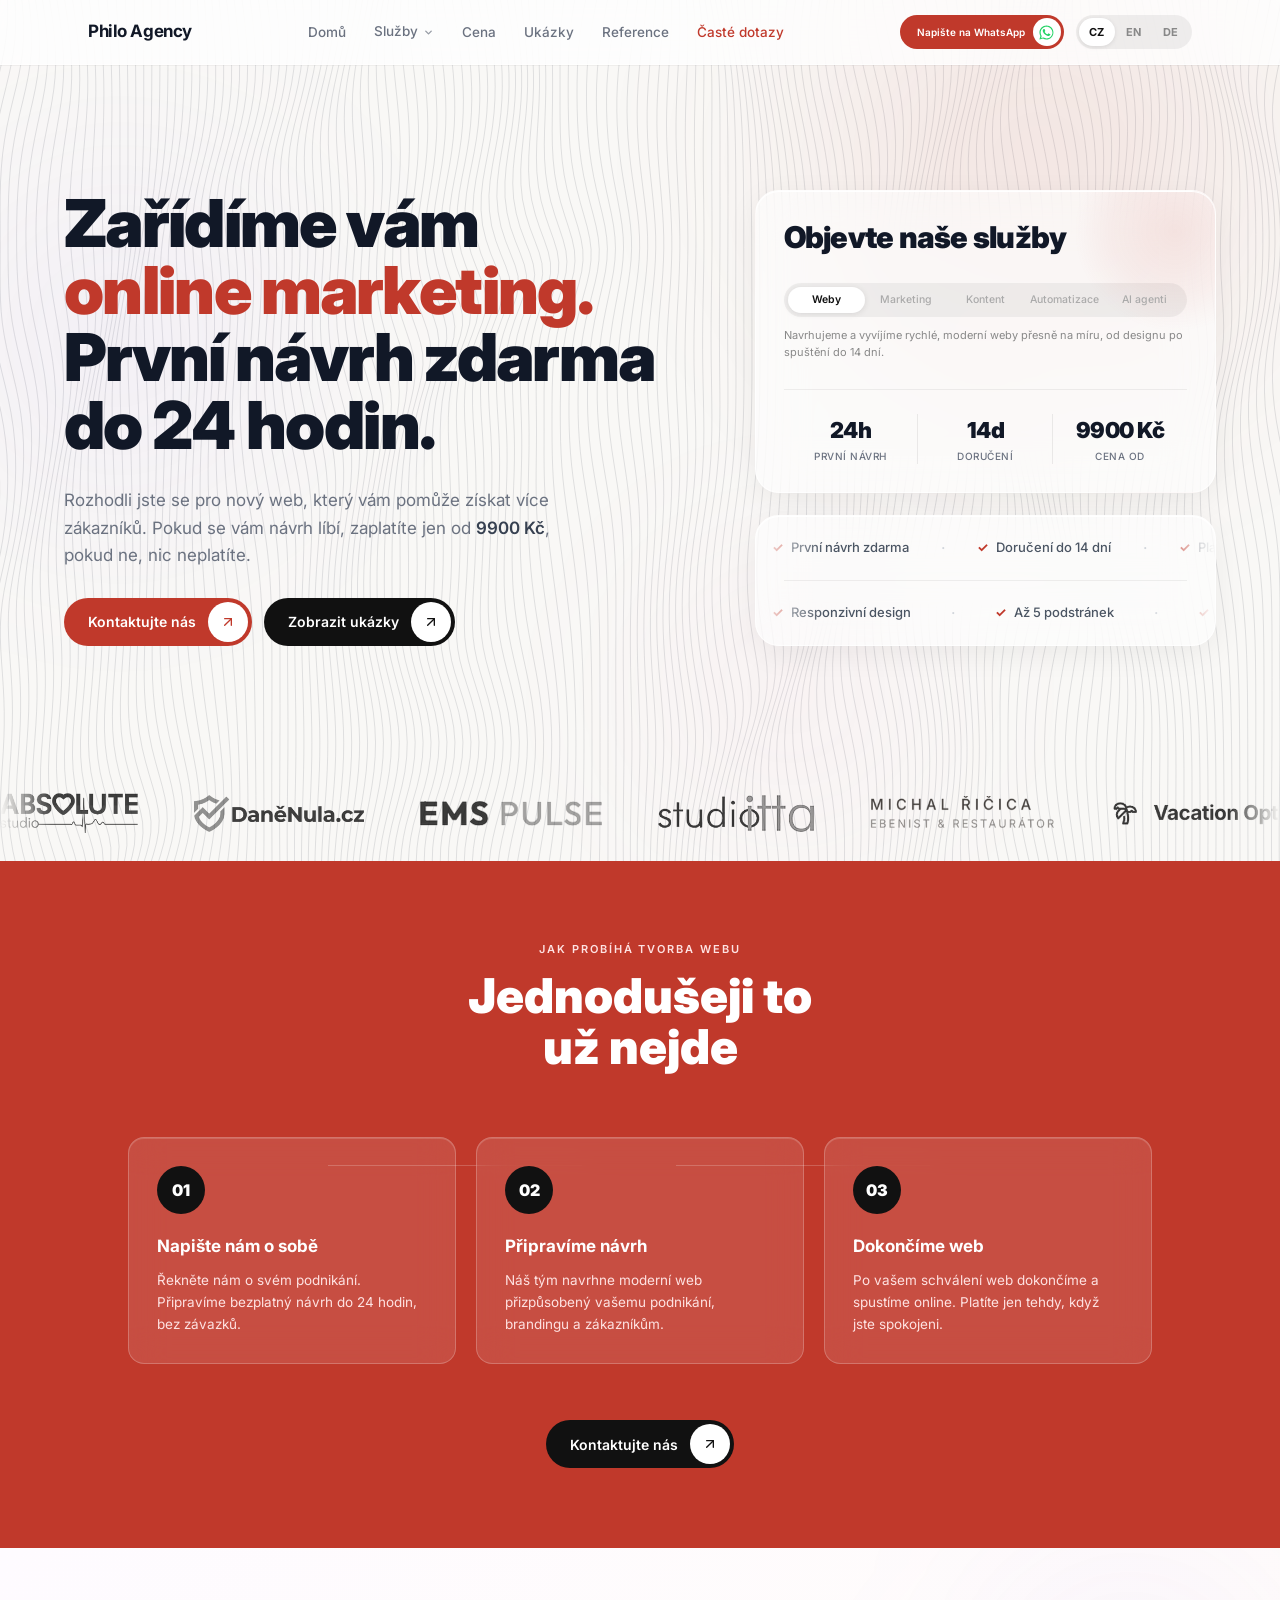
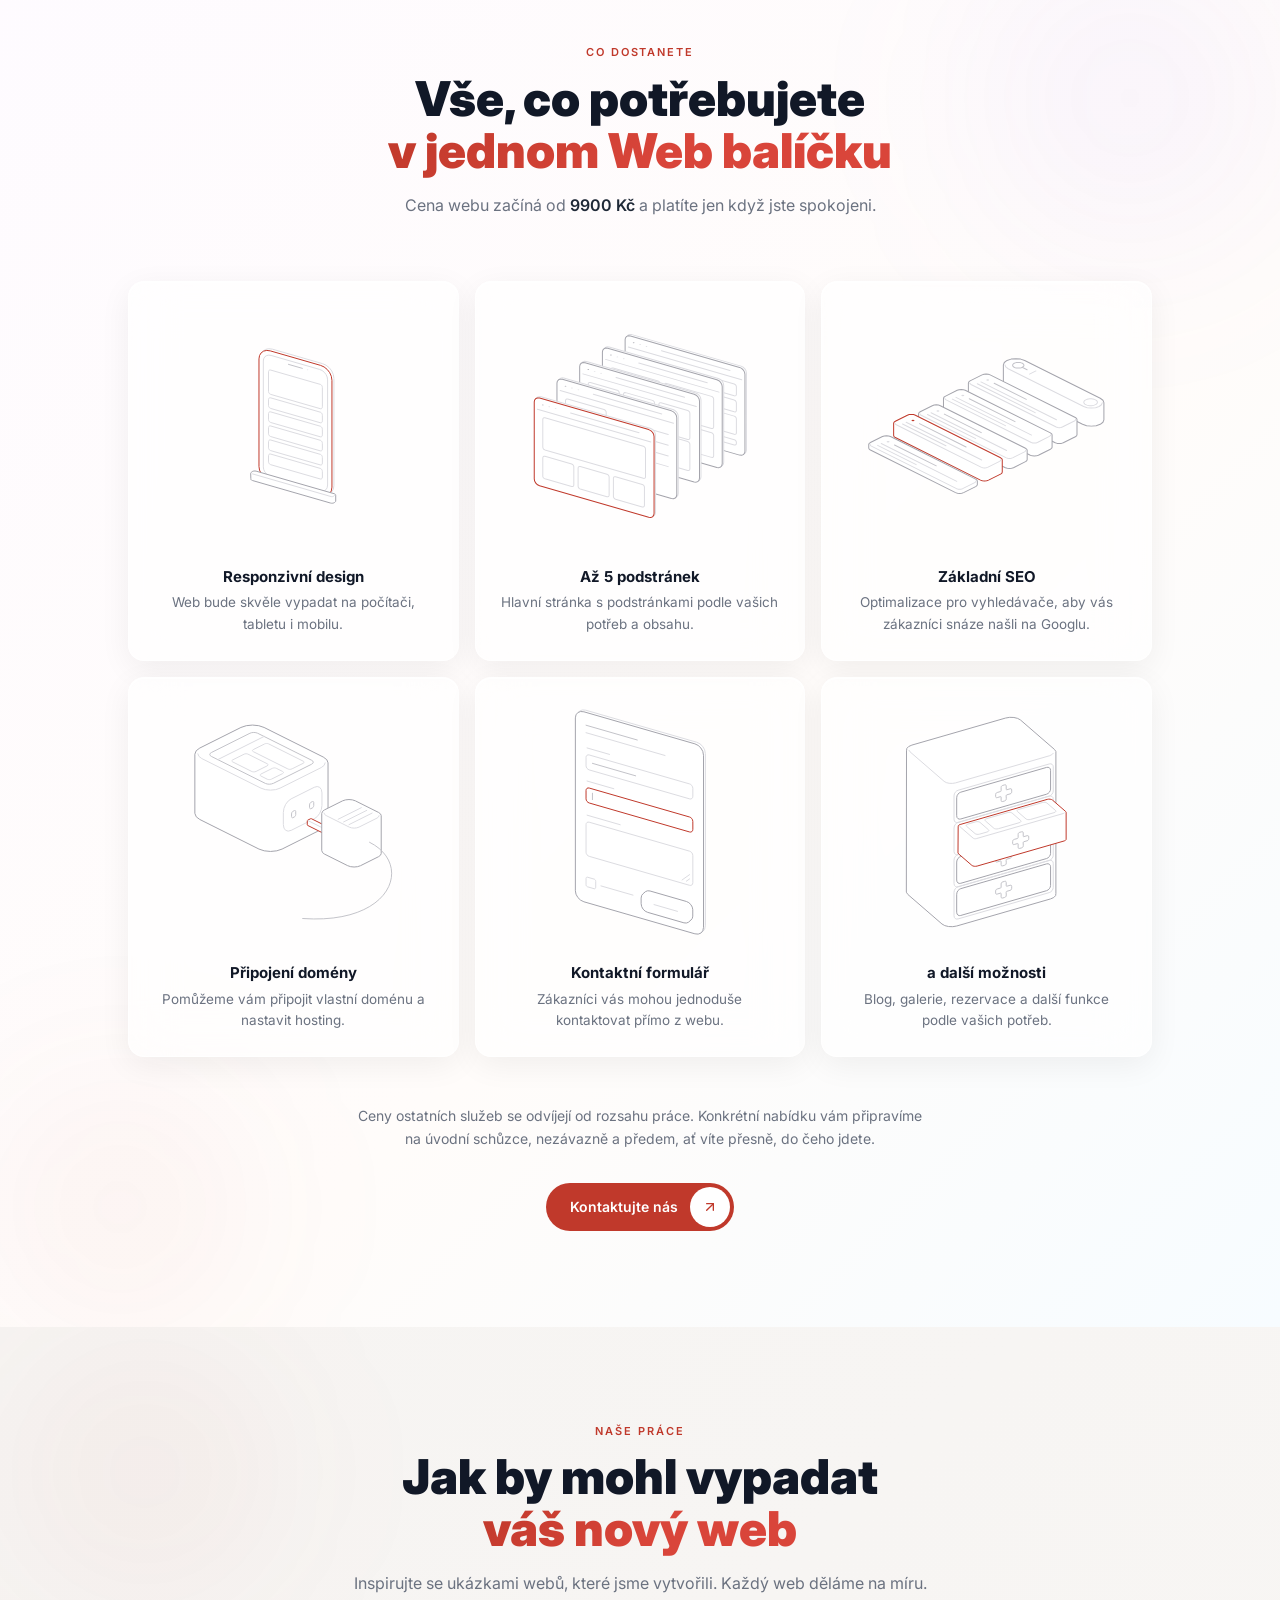
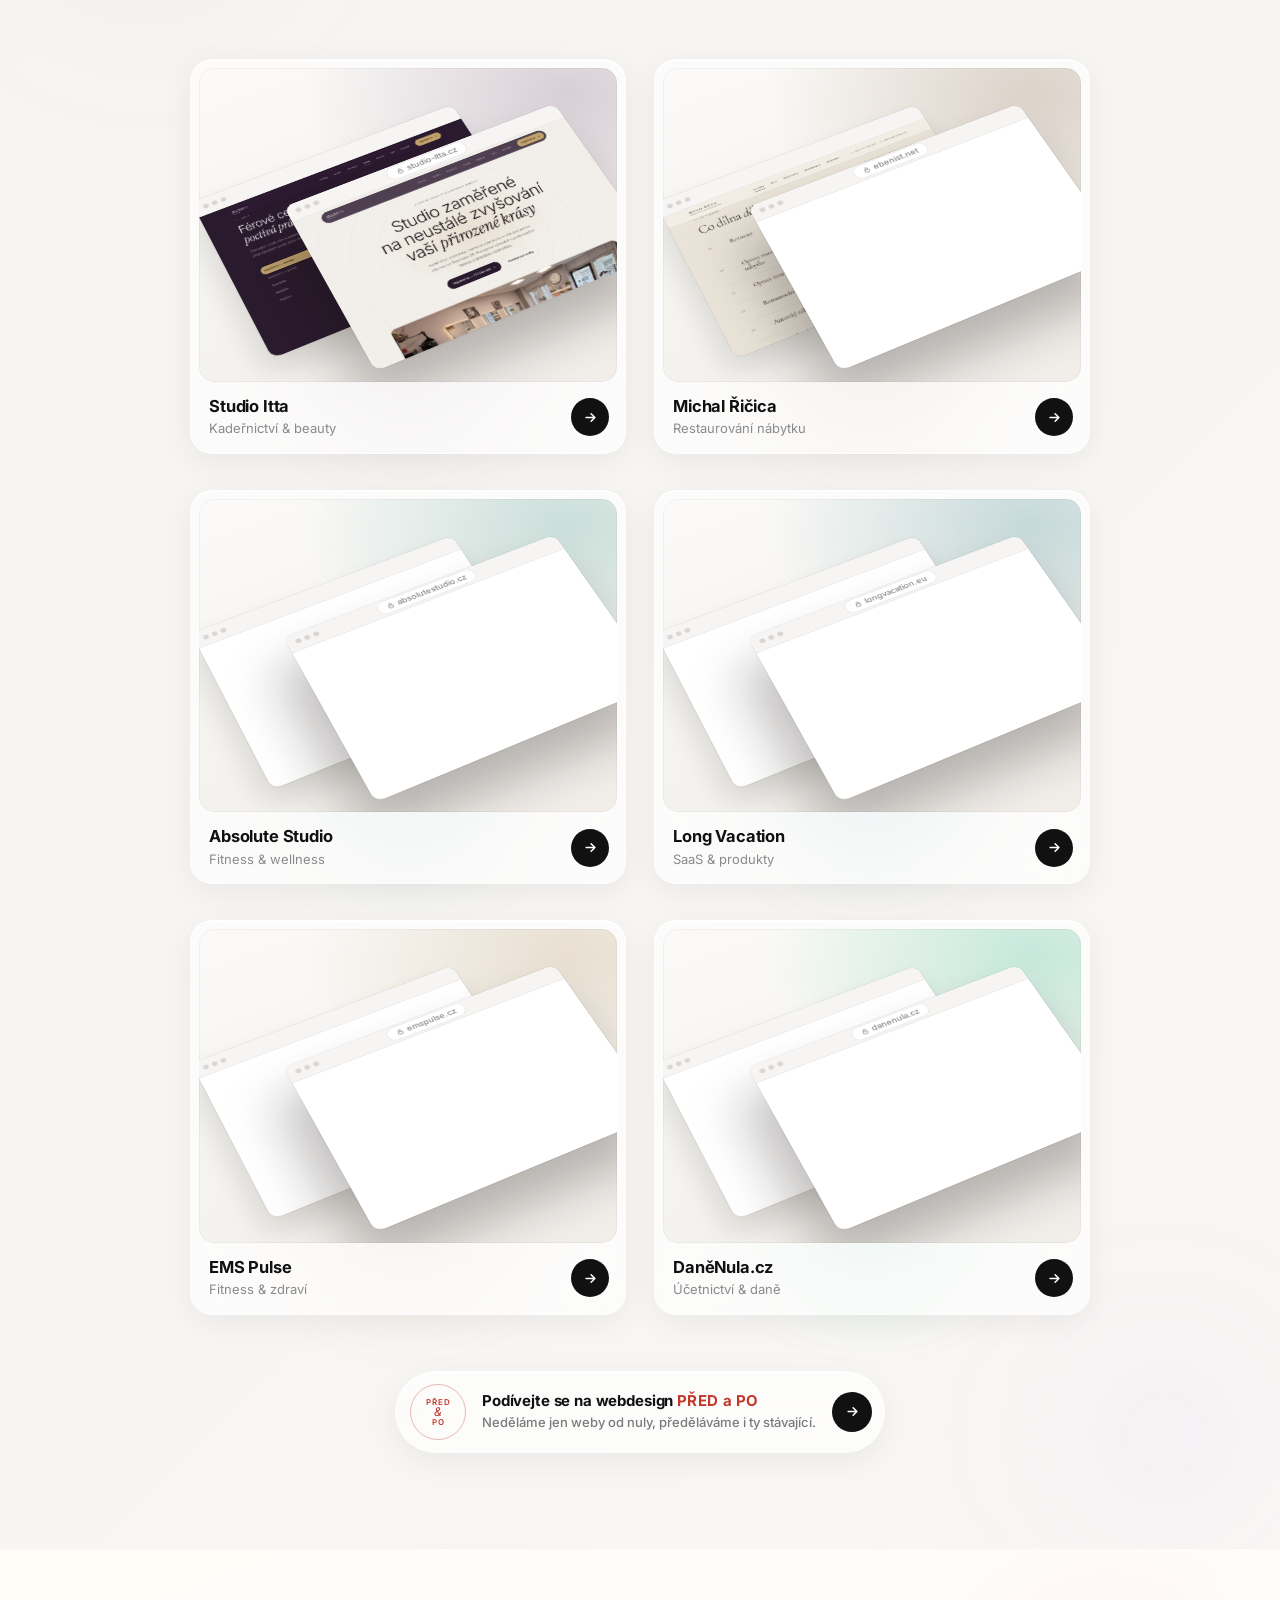
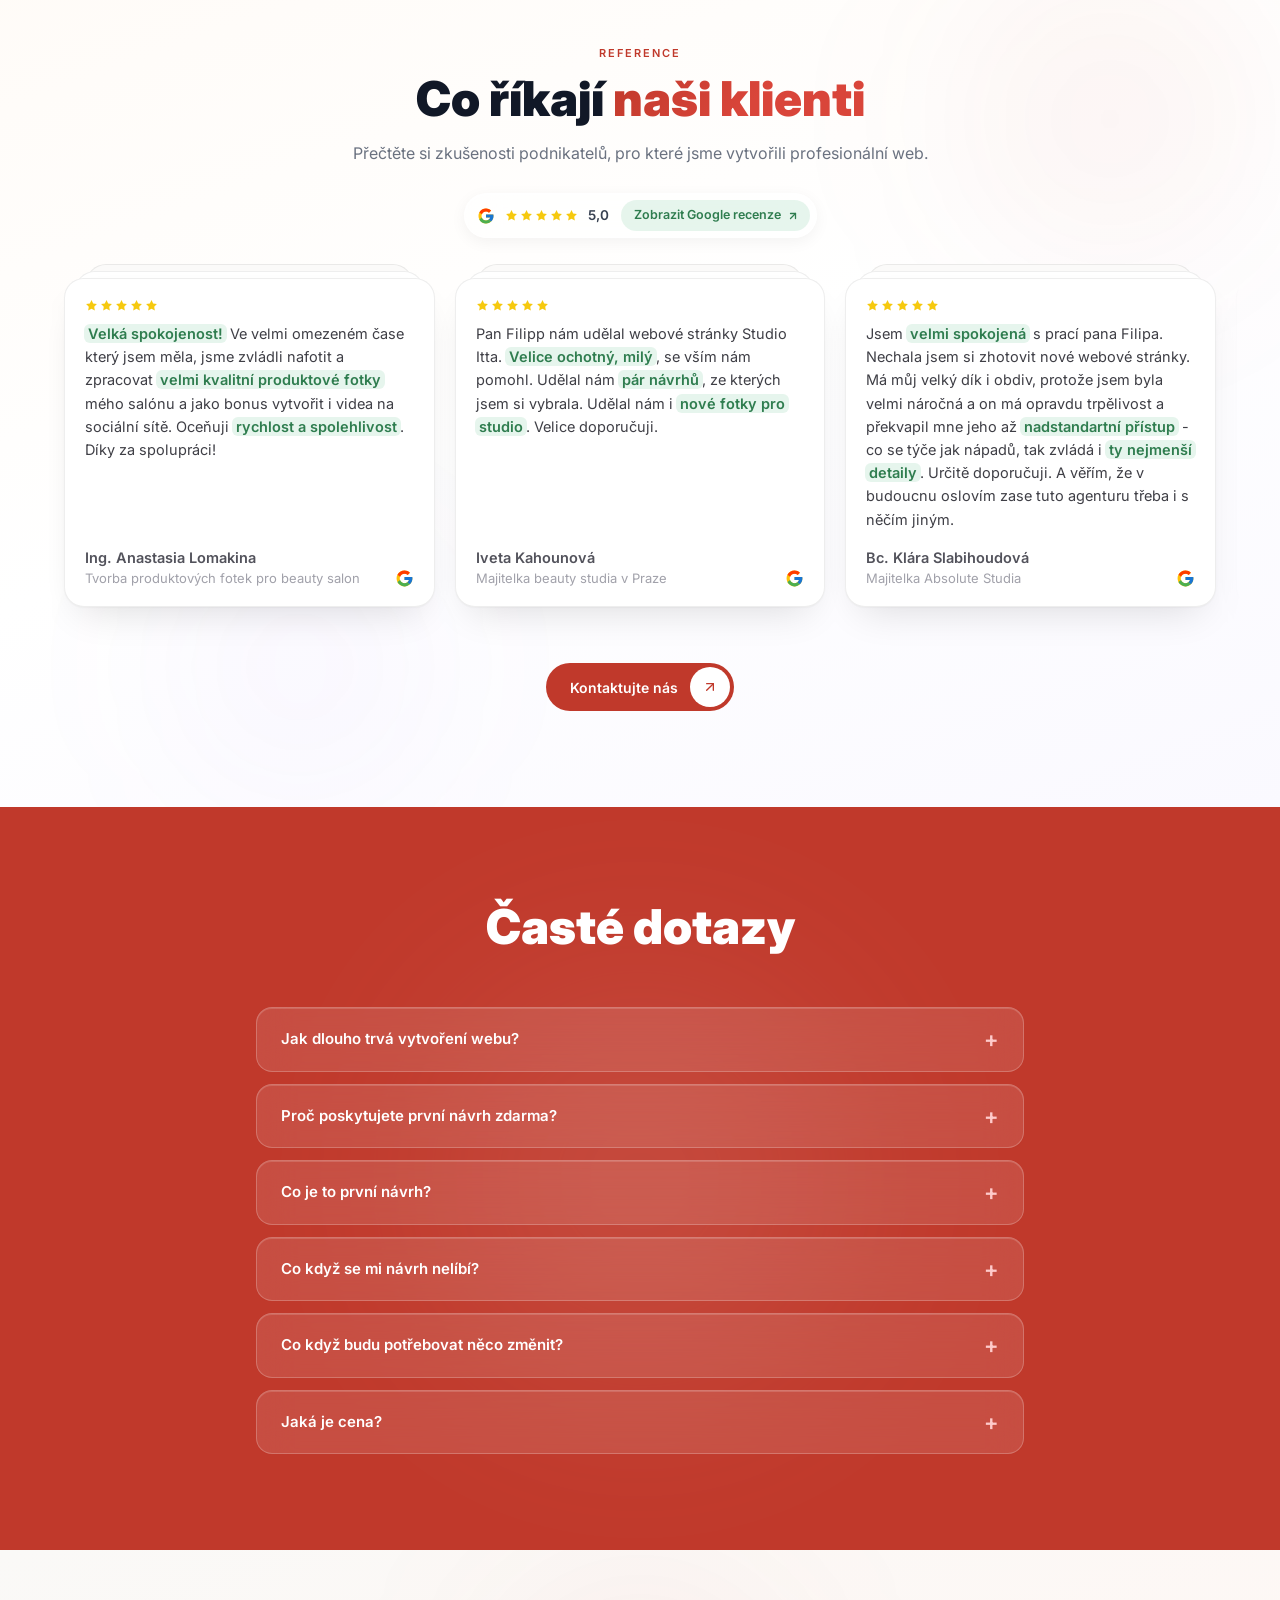
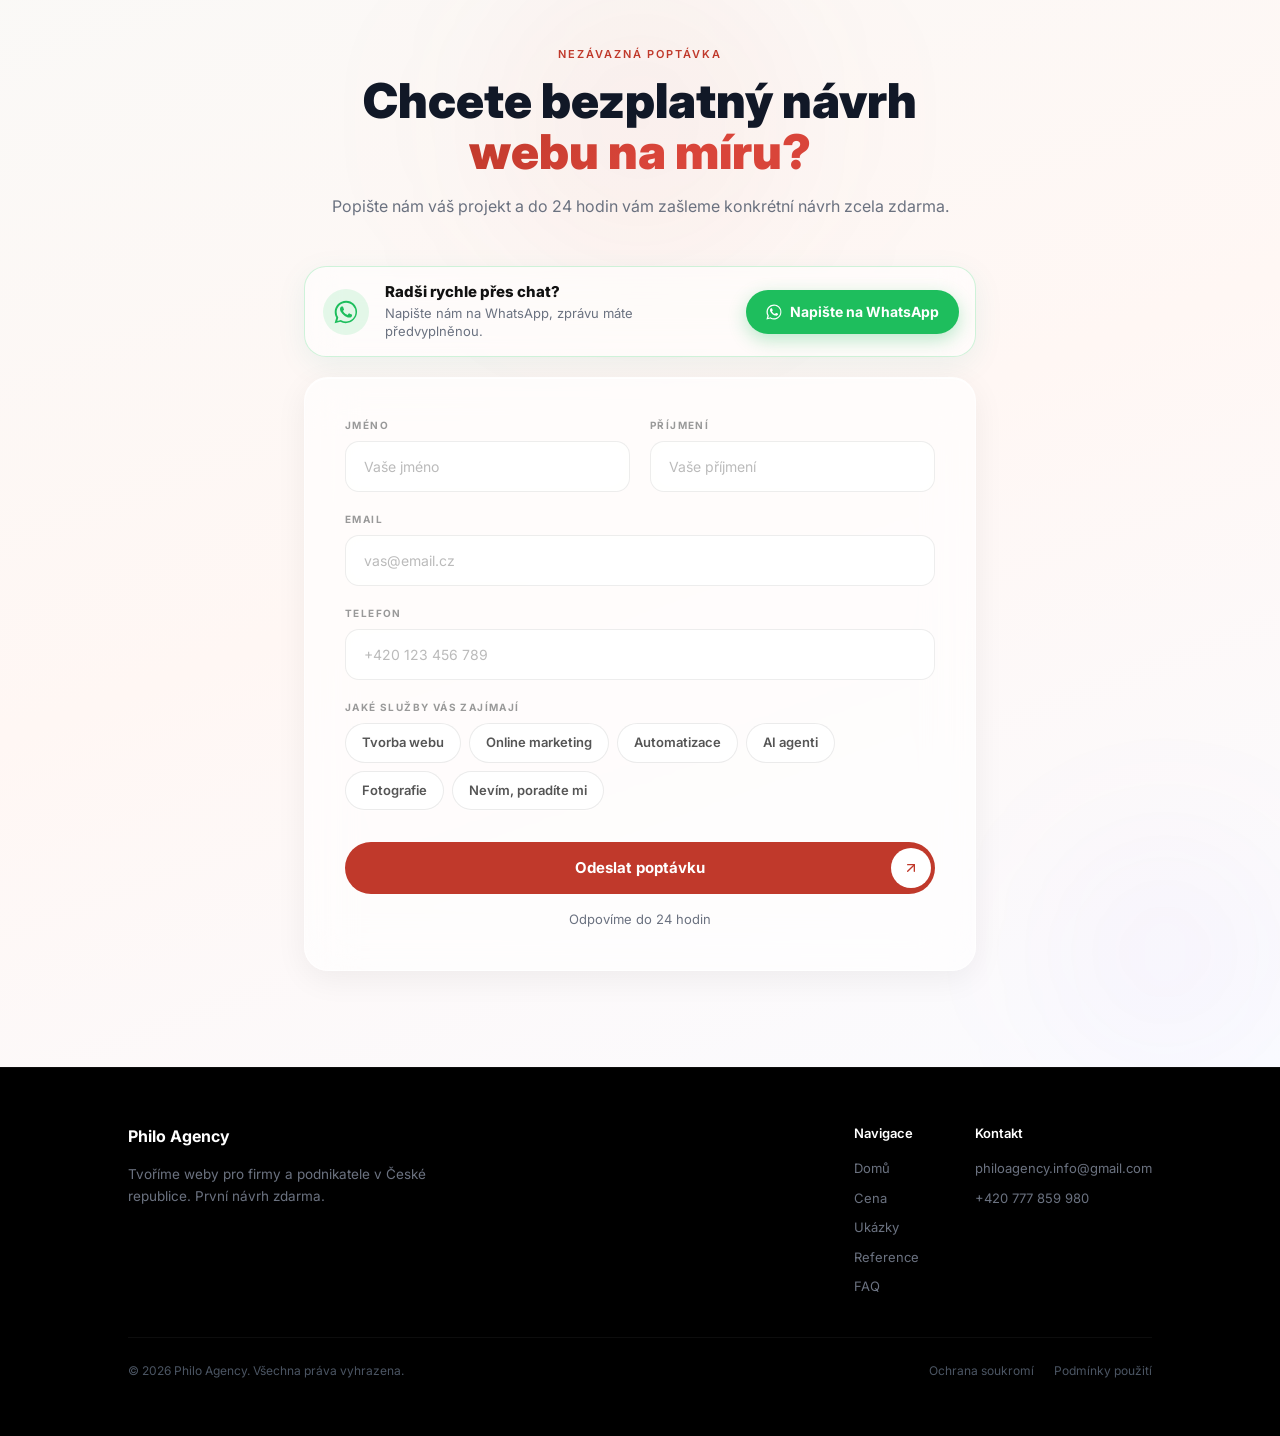
<file: index.html>
<!DOCTYPE html>
<html lang="cs">

<head>
  <meta charset="UTF-8">
  <meta name="viewport" content="width=device-width, initial-scale=1.0">
  <title>Philo Agency | Tvorba webových stránek na míru</title>
  <meta name="description"
    content="Philo Agency tvoří moderní webové stránky na míru pro firmy. Rychlé, responzivní weby s prémiovým designem, SEO optimalizace, online marketing, první návrh zdarma. Vytvoříme vám nový web.">
  <meta name="keywords"
    content="tvorba webových stránek, webové stránky na míru, web design, webová agentura, tvorba webu, moderní web, responzivní web, webové stránky pro firmy, marketingová agentura, SEO optimalizace, online marketing, digitální marketing, prezentační web, redesign webu, Philo Agency, webová prezentace, web na míru Praha">
  <meta name="author" content="Philo Agency">
  <meta name="robots" content="index, follow">
  <link rel="canonical" href="https://philoagency.com/">
  <!-- Open Graph / social sharing -->
  <meta property="og:type" content="website">
  <meta property="og:locale" content="cs_CZ">
  <meta property="og:site_name" content="Philo Agency">
  <meta property="og:title" content="Philo Agency | Weby, marketing a obsah na míru">
  <meta property="og:description"
    content="Weby na míru, výkonnostní marketing, tvorba obsahu a automatizace s AI agenty. Prémiové provedení pro firmy, první návrh zdarma.">
  <meta property="og:url" content="https://philoagency.com/">
  <meta property="og:image" content="https://philoagency.com/img/og-image.jpg">
  <meta property="og:image:secure_url" content="https://philoagency.com/img/og-image.jpg">
  <meta property="og:image:type" content="image/jpeg">
  <meta property="og:image:width" content="1200">
  <meta property="og:image:height" content="630">
  <meta property="og:image:alt" content="Philo Agency: weby, marketing a obsah na míru">
  <meta name="twitter:card" content="summary_large_image">
  <meta name="twitter:image" content="https://philoagency.com/img/og-image.jpg">
  <meta name="twitter:title" content="Philo Agency | Weby, marketing a obsah na míru">
  <meta name="twitter:description"
    content="Weby na míru, výkonnostní marketing, tvorba obsahu a automatizace s AI agenty. Prémiové provedení pro firmy, první návrh zdarma.">
  <link rel="icon" type="image/svg+xml" href="/favicon.svg">
  <link rel="preconnect" href="https://fonts.googleapis.com">
  <link rel="preconnect" href="https://fonts.gstatic.com" crossorigin>
  <link href="https://fonts.googleapis.com/css2?family=inter:wght@100..900&display=swap" rel="stylesheet">
  <style>
    html body,
    html body * {
      font-family: 'inter', ui-sans-serif, system-ui, sans-serif !important;
    }

    /* ─── GLASS SYSTEM ─── */
    .glass {
      background: rgba(255, 255, 255, 0.62);
      backdrop-filter: blur(24px);
      -webkit-backdrop-filter: blur(24px);
      border: 1px solid rgba(255, 255, 255, 0.65);
      box-shadow: 0 8px 32px rgba(0, 0, 0, 0.06), inset 0 1px 0 rgba(255, 255, 255, 0.95);
    }

    .glass-sm {
      background: rgba(255, 255, 255, 0.55);
      backdrop-filter: blur(16px);
      -webkit-backdrop-filter: blur(16px);
      border: 1px solid rgba(255, 255, 255, 0.6);
      box-shadow: 0 4px 16px rgba(0, 0, 0, 0.05), inset 0 1px 0 rgba(255, 255, 255, 0.9);
    }

    .glass-dark {
      background: rgba(255, 255, 255, 0.11);
      backdrop-filter: blur(18px);
      -webkit-backdrop-filter: blur(18px);
      border: 1px solid rgba(255, 255, 255, 0.22);
      box-shadow: inset 0 1px 0 rgba(255, 255, 255, 0.15);
    }

    .glass-nav {
      background: rgba(255, 255, 255, 0.78);
      backdrop-filter: blur(24px);
      -webkit-backdrop-filter: blur(24px);
      border-bottom: 1px solid rgba(255, 255, 255, 0.55);
      box-shadow: 0 1px 0 rgba(0, 0, 0, 0.04);
    }

    /* ─── HERO BG ─── */
    .hero-bg {
      background: #f9f8f6;
      position: relative;
      overflow: hidden;
    }

    /* ─── BLOB ─── */
    .blob {
      position: absolute;
      border-radius: 50%;
      pointer-events: none;
      z-index: 0;
    }

    /* ─── GRADIENT TEXT ─── */
    .gradient-text {
      background: linear-gradient(135deg, #c0392b 0%, #d9453a 55%, #d9453a 100%);
      -webkit-background-clip: text;
      -webkit-text-fill-color: transparent;
      background-clip: text;
    }

    /* ─── MARQUEE ─── */
    @keyframes marquee {
      from {
        transform: translateX(0);
      }

      to {
        transform: translateX(-50%);
      }
    }

    @keyframes marquee-reverse {
      from {
        transform: translateX(-50%);
      }

      to {
        transform: translateX(0);
      }
    }

    .animate-marquee {
      animation: marquee 28s linear infinite;
    }

    .animate-marquee-reverse {
      animation: marquee-reverse 32s linear infinite;
    }

    /* ─── LOGA KLIENTŮ POD HERO ─── */
    /* Dvě shodné řady vedle sebe posunuté o -50 %: druhá dojede přesně tam,
       kde první začínala, takže smyčka nikde neskočí. Odsazení vpravo musí
       být stejné jako mezera, jinak by se na švu mezera ztratila. */
    /* Posun o jednu řadu musí nechat ve výřezu ještě aspoň celou jeho šířku
       zbylého obsahu, jinak na konci cyklu vznikne prázdné místo a pás jako
       by se na chvíli zadrhl. Jedna řada je užší než široká obrazovka, proto
       jsou v dráze čtyři a posouvá se o čtvrtinu: i po posunu zbývají tři
       řady, což pokryje i velmi široký displej. */
    @keyframes logo-marquee {
      from {
        transform: translateX(0);
      }

      to {
        transform: translateX(-25%);
      }
    }

    .logo-track {
      display: flex;
      width: max-content;
      animation: logo-marquee 12.96s linear infinite;
    }

    .logo-row {
      display: flex;
      align-items: center;
      flex: 0 0 auto;
      gap: 56px;
      padding-right: 56px;
    }

    /* Pravý sloupec drží stejnou svislou úroveň jako text vlevo: jeho obsah
       se rozloží na střed řádku mřížky, takže ani jeden blok nepřečnívá. */
    @media (min-width: 1024px) {
      .hero-right {
        /* Mřížka má items-start, takže se sloupec sám neroztáhne. Roztažením
           na výšku řádku a rozestupem space-between drží karta horní a pás
           spodní hranu levého sloupce — bez dopočítávání pixelů, takže to
           platí i když text vlevo naroste (němčina je delší). */
        align-self: stretch;
        display: flex;
        flex-direction: column;
        justify-content: space-between;
        /* Levý sloupec má pt-4, takže jeho text začíná o kousek níž než
           sloupec samotný — zrcadlíme to, aby karta začínala na úrovni
           nadpisu, ne na úrovni sloupce. */
        padding-top: 16px;
      }

    }

    /* Pás jde přes celou šířku okna — vyruší vodorovné odsazení hero sekce.
       Krátký závoj u samých okrajů, aby loga nevyskakovala hranou. */
    .hero-logos {
      margin-left: -24px;
      margin-right: -24px;
      /* Na mobilu se sloupce skládají pod sebe a odsazení nad logy řeší až
         desktopové pravidlo — bez tohohle by loga ležela na kartě nad nimi.
         Stejná mezera, jakou má mřížka mezi sloupci. */
      padding-top: 56px;
    }

    .logo-mask {
      -webkit-mask-image: linear-gradient(to right, transparent, black 4%, black 96%, transparent);
      mask-image: linear-gradient(to right, transparent, black 4%, black 96%, transparent);
    }

    .logo-link {
      display: block;
      flex: 0 0 auto;
      line-height: 0;
    }

    .logo-link:hover img {
      opacity: 1;
    }

    .logo-row img {
      flex: 0 0 auto;
      transition: opacity 0.25s;
      /* Šířka z proměnné, ať jde celá sada zmenšit jediným číslem a přitom
         si každé logo udrží svůj vlastní optický poměr. */
      width: calc(var(--w) * var(--logo-scale, 1.1));
      height: auto;
      opacity: 0.8;
    }

    @media (max-width: 640px) {
      .logo-row {
        gap: 40px;
        padding-right: 40px;
      }
    }

    /* Na nízkých obrazovkách (typicky notebook 1280×720) by se pás pod ohyb
       nevešel — hero má štědré odsazení, tak ho tam ubereme. */
    /* Hero musí zabrat aspoň celé okno, jinak na vysokých displejích vykoukne
       zespoda červená sekce. Obsah se v něm rozloží na střed, takže mezera
       nad ním i pod ním vyjde stejně. */
    @media (min-width: 768px) {
      section.hero-bg {
        display: flex;
        flex-direction: column;
        /* O proužek nižší než okno, aby zespoda vykoukl kousek další sekce
           a bylo poznat, že se dá rolovat. */
        min-height: calc(100vh - 39px);
        /* Volné místo si obsah a loga dělí rovným dílem (auto marginy níž),
           takže o rovnosti mezer rozhoduje jen tohle: horní odsazení musí
           být výška navigace plus přesně to, co mají loga nad sebou.
           Navigace je fixní a leží přes hero, proto se připočítává. */
        padding-top: calc(64px + 40px);
        padding-bottom: 28px;
      }

      /* Volné místo si bere obsah nad logy, ne prostor pod nimi: loga tak
         sedí u spodní hrany hero a text s kartou zůstane vycentrovaný
         v tom, co zbude. */
      .hero-main {
        margin-top: auto;
        margin-bottom: auto;
        /* …a z té střední polohy ještě půl centimetru blíž k hlavičce.
           Posun mimo tok, aby se loga u spodní hrany nehnula. */
        top: -0.5cm;
      }

      div.hero-logos {
        padding-top: 40px;
      }
    }

    /* Tailwind se načítá až za tímhle blokem, takže jeho pt-36/pb-28 by
       stejně specifické pravidlo přebily — proto selektor s elementem. */
    @media (min-width: 768px) and (max-height: 820px) {
      section.hero-bg {
        padding-top: calc(64px + 18px);
        padding-bottom: 32px;
      }

      div.hero-logos {
        padding-top: 18px;
      }

      .logo-track {
        --logo-scale: 0.9;
      }

      .logo-row {
        gap: 44px;
        padding-right: 44px;
      }
    }

    /* Nekonečný posun je pohyb bez konce — kdo si vyžádal omezené animace,
       dostane pás stojící na místě. */
    @media (prefers-reduced-motion: reduce) {

      .animate-marquee,
      .animate-marquee-reverse,
      .logo-track {
        animation: none;
      }
    }

    /* ─── FLIP WORDS ─── */
    .fw-letter {
      display: inline-block;
      opacity: 0;
      animation: fw-in 0.2s ease forwards;
    }

    @keyframes fw-in {
      from {
        opacity: 0;
        filter: blur(8px);
        transform: translateY(10px);
      }

      to {
        opacity: 1;
        filter: blur(0px);
        transform: translateY(0);
      }
    }

    @keyframes fw-out {
      from {
        opacity: 1;
        filter: blur(0px);
        transform: translateY(0) translateX(0) scale(1);
      }

      to {
        opacity: 0;
        filter: blur(8px);
        transform: translateY(-40px) translateX(40px) scale(2);
      }
    }

    .fw-ghost-exit {
      animation: fw-out 0.35s cubic-bezier(0.4, 0, 1, 1) forwards !important;
    }

    /* ─── BUTTONS ─── */
    .btn-dark,
    .btn-glass {
      position: relative;
      display: inline-flex;
      align-items: center;
      border-radius: 999px;
      height: 48px;
      padding: 4px 56px 4px 24px;
      font-weight: 600;
      font-size: 14px;
      border: none;
      cursor: pointer;
      overflow: hidden;
      transition: padding 0.5s;
      width: fit-content;
      white-space: nowrap;
      box-sizing: border-box;
    }

    .btn-dark {
      background: #c0392b;
      color: #fff;
    }

    .btn-black {
      background: #111 !important;
    }

    .btn-glass {
      background: rgba(255, 255, 255, 0.7);
      backdrop-filter: blur(14px);
      -webkit-backdrop-filter: blur(14px);
      border: 1.5px solid rgba(0, 0, 0, 0.08);
      box-shadow: 0 2px 12px rgba(0, 0, 0, 0.06), inset 0 1px 0 rgba(255, 255, 255, 0.9);
      color: #333;
    }

    .btn-dark:hover,
    .btn-glass:hover {
      padding: 4px 24px 4px 56px;
    }

    .btn-glass:hover {
      background: rgba(255, 255, 255, 0.92);
    }

    .btn-text {
      position: relative;
      z-index: 10;
      transition: all 0.5s;
    }

    .btn-icon {
      position: absolute;
      right: 4px;
      width: 40px;
      height: 40px;
      border-radius: 50%;
      display: flex;
      align-items: center;
      justify-content: center;
      transition: right 0.5s, transform 0.5s;
      flex-shrink: 0;
    }

    .btn-dark .btn-icon {
      background: #fff;
      color: #c0392b;
    }

    .btn-black .btn-icon {
      color: #111 !important;
    }

    .btn-glass .btn-icon {
      background: #111;
      color: #fff;
    }

    .btn-dark:hover .btn-icon,
    .btn-glass:hover .btn-icon {
      right: calc(100% - 44px);
      transform: rotate(45deg);
    }

    .btn-orange {
      position: relative;
      display: inline-flex;
      align-items: center;
      border-radius: 999px;
      height: 52px;
      padding: 4px 60px 4px 28px;
      font-weight: 700;
      font-size: 15px;
      border: none;
      cursor: pointer;
      overflow: hidden;
      transition: padding 0.5s;
      width: fit-content;
      white-space: nowrap;
      box-sizing: border-box;
      background: #c0392b;
      color: #fff;
    }

    .btn-orange:hover {
      padding: 4px 28px 4px 60px;
    }

    .btn-orange .btn-icon {
      background: #fff;
      color: #c0392b;
    }

    .btn-orange:hover .btn-icon {
      right: calc(100% - 44px);
      transform: rotate(45deg);
    }

    /* ─── SERVICES SLIDER ─── */
    .svc-track {
      position: relative;
      display: flex;
      background: rgba(0, 0, 0, 0.05);
      border-radius: 999px;
      padding: 4px;
      gap: 2px;
    }

    .svc-indicator {
      position: absolute;
      top: 4px;
      left: 4px;
      height: calc(100% - 8px);
      background: #fff;
      border-radius: 999px;
      box-shadow: 0 1px 6px rgba(0, 0, 0, 0.10);
      transition: left 0.28s cubic-bezier(0.4, 0, 0.2, 1), width 0.28s cubic-bezier(0.4, 0, 0.2, 1);
      pointer-events: none;
      z-index: 0;
    }

    .svc-seg {
      position: relative;
      z-index: 1;
      flex: 1;
      display: flex;
      align-items: center;
      justify-content: center;
      font-size: 10.5px;
      font-weight: 500;
      padding: 7px 4px;
      border-radius: 999px;
      border: none;
      cursor: pointer;
      background: transparent;
      color: #aaa;
      text-decoration: none;
      transition: color 0.18s, box-shadow 0.18s;
      white-space: nowrap;
      text-align: center;
      line-height: 1.2;
    }

    .svc-seg:not(.active):hover {
      color: #555;
      box-shadow: 0 0 0 1.5px rgba(0, 0, 0, 0.13);
    }

    .svc-seg.active {
      color: #111;
      font-weight: 600;
    }

    .svc-desc-box {
      min-height: 34px;
      margin-top: 10px;
      font-size: 11px;
      color: #888;
      line-height: 1.55;
      transition: opacity 0.15s ease, transform 0.18s ease;
    }

    /* Rozbalovací menu služeb — jen mobil (viz MOBILE OVERRIDES) */
    .svc-menu {
      display: none;
    }

    /* ─── PROGRESS BAR ─── */
    .progress-bar {
      height: 6px;
      border-radius: 999px;
      overflow: hidden;
      background: rgba(0, 0, 0, 0.07);
    }

    .progress-fill {
      height: 100%;
      border-radius: 999px;
      background: linear-gradient(90deg, #c0392b, #d9453a);
    }

    /* ─── FAQ ─── */
    .faq-answer {
      max-height: 0;
      overflow: hidden;
      transition: max-height 0.35s ease;
    }

    .faq-item.open .faq-answer {
      max-height: 200px;
    }

    .faq-icon {
      transition: transform 0.3s ease;
      display: inline-block;
    }

    .faq-item.open .faq-icon {
      transform: rotate(45deg);
    }

    /* ─── STEP CONNECTOR ─── */
    .step-connector {
      position: absolute;
      top: 27px;
      left: calc(50% + 36px);
      width: calc(100% - 72px);
      height: 1px;
      background: rgba(255, 255, 255, 0.2);
    }

    /* ─── SHOWCASE GRID ─── */
    .showcase-grid {
      max-width: 900px;
      margin: 0 auto;
      display: grid;
      grid-template-columns: repeat(2, minmax(0, 1fr));
      gap: 36px 28px;
    }

    @media (max-width: 767px) {
      .showcase-grid {
        gap: 30px 14px;
      }
    }

    .showcase-card {
      --accent: 192, 57, 43;
      position: relative;
      display: block;
      text-decoration: none;
      color: inherit;
      outline: none;
      perspective: 1000px;
    }

    /* Odd card left alone in the last row sits centered */
    .showcase-card:last-child:nth-child(odd) {
      grid-column: 1 / -1;
      justify-self: center;
      width: calc(50% - 14px);
    }

    @media (max-width: 767px) {
      .showcase-card:last-child:nth-child(odd) {
        width: calc(50% - 7px);
      }
    }

    /* Brand-tinted ambient glow behind each card */
    .showcase-card::before {
      content: '';
      position: absolute;
      inset: 18% 10% -2%;
      border-radius: 40px;
      background: radial-gradient(60% 60% at 50% 60%, rgba(var(--accent), 0.55), transparent 72%);
      filter: blur(36px);
      opacity: 0.4;
      pointer-events: none;
      transition: opacity 0.6s ease, transform 0.6s cubic-bezier(0.22, 1, 0.36, 1);
    }

    .showcase-card:hover::before {
      opacity: 0.85;
      transform: translateY(12px) scale(1.05);
    }

    .showcase-inner {
      --rx: 0deg;
      --ry: 0deg;
      --gx: 50%;
      --gy: 0%;
      position: relative;
      padding: 8px;
      border-radius: 22px;
      transform: rotateX(var(--rx)) rotateY(var(--ry));
      transition: transform 0.5s cubic-bezier(0.22, 1, 0.36, 1), box-shadow 0.5s cubic-bezier(0.22, 1, 0.36, 1);
    }

    /* Glare that follows the pointer */
    .showcase-inner::after {
      content: '';
      position: absolute;
      inset: 0;
      border-radius: inherit;
      background: radial-gradient(420px circle at var(--gx) var(--gy), rgba(255, 255, 255, 0.38), transparent 45%);
      opacity: 0;
      pointer-events: none;
      transition: opacity 0.4s ease;
    }

    .showcase-card:hover .showcase-inner {
      transform: rotateX(var(--rx)) rotateY(var(--ry)) translateY(-6px);
      box-shadow: 0 26px 56px rgba(0, 0, 0, 0.1), inset 0 1px 0 rgba(255, 255, 255, 0.95);
    }

    .showcase-card:hover .showcase-inner::after {
      opacity: 1;
    }

    .showcase-card:focus-visible .showcase-inner {
      outline: 2px solid #c0392b;
      outline-offset: 3px;
    }

    .showcase-stage {
      position: relative;
      aspect-ratio: 4 / 3;
      border-radius: 15px;
      overflow: hidden;
      isolation: isolate;
      perspective: 1800px;
      perspective-origin: 50% 35%;
      background:
        radial-gradient(90% 80% at 88% 8%, rgba(var(--accent), 0.22), transparent 70%),
        linear-gradient(160deg, #fbfaf8 0%, #f1eeea 100%);
      box-shadow: inset 0 0 0 1px rgba(0, 0, 0, 0.04);
    }

    .showcase-window {
      position: absolute;
      border-radius: 10px;
      overflow: hidden;
      background: #fff;
      transition: transform 0.8s cubic-bezier(0.22, 1, 0.36, 1), box-shadow 0.8s cubic-bezier(0.22, 1, 0.36, 1);
    }

    /* Tilted 3D plane holding both pages */
    .showcase-plane {
      position: absolute;
      inset: 0;
      transform-style: preserve-3d;
      transform: translate(3%, 5%) rotateX(38deg) rotateZ(-26deg) scale(0.96);
      transition: transform 0.9s cubic-bezier(0.22, 1, 0.36, 1);
    }

    /* Follow-up page lying behind the landing page */
    .showcase-window--back {
      top: 2%;
      left: 3%;
      width: 74%;
      transform: translateZ(0);
      box-shadow: 0 0 0 1px rgba(0, 0, 0, 0.05), -10px 16px 30px rgba(20, 16, 12, 0.12);
    }

    /* Landing page floating above it */
    .showcase-window--front {
      right: 3%;
      bottom: 3%;
      width: 76%;
      transform: translateZ(40px);
      box-shadow: 0 0 0 1px rgba(0, 0, 0, 0.05), -24px 36px 56px rgba(20, 16, 12, 0.28);
    }

    .showcase-card:hover .showcase-plane {
      transform: translate(3%, 3%) rotateX(32deg) rotateZ(-22deg) scale(0.98);
    }

    .showcase-card:hover .showcase-window--back {
      transform: translate3d(-8px, -10px, 0);
    }

    .showcase-card:hover .showcase-window--front {
      transform: translate3d(6px, 6px, 80px);
      box-shadow: 0 0 0 1px rgba(0, 0, 0, 0.05), -34px 52px 70px rgba(20, 16, 12, 0.3);
    }

    .showcase-bar {
      display: grid;
      grid-template-columns: 1fr auto 1fr;
      align-items: center;
      height: 22px;
      padding: 0 9px;
      background: #f7f5f3;
      border-bottom: 1px solid rgba(0, 0, 0, 0.05);
    }

    .showcase-dots {
      display: flex;
      gap: 4px;
    }

    .showcase-dots i {
      width: 6px;
      height: 6px;
      border-radius: 50%;
      background: rgba(0, 0, 0, 0.12);
      transition: background 0.3s ease;
    }

    .showcase-card:hover .showcase-dots i:nth-child(1) { background: #ff5f57; }
    .showcase-card:hover .showcase-dots i:nth-child(2) { background: #febc2e; transition-delay: 0.05s; }
    .showcase-card:hover .showcase-dots i:nth-child(3) { background: #28c840; transition-delay: 0.1s; }

    .showcase-url {
      display: inline-flex;
      align-items: center;
      gap: 4px;
      padding: 1px 10px;
      border-radius: 999px;
      background: #fff;
      box-shadow: 0 0 0 1px rgba(0, 0, 0, 0.05);
      font-size: 9.5px;
      font-weight: 500;
      color: #888;
    }

    .showcase-img {
      display: block;
      width: 100%;
      height: auto;
      aspect-ratio: 16 / 10;
      object-fit: cover;
      object-position: top;
      transition: transform 1.2s cubic-bezier(0.22, 1, 0.36, 1);
    }

    .showcase-card:hover .showcase-window--front .showcase-img {
      transform: scale(1.04);
    }

    .showcase-meta {
      display: flex;
      align-items: center;
      justify-content: space-between;
      gap: 12px;
      padding: 14px 8px 6px 10px;
      text-align: left;
    }

    .showcase-title {
      font-size: 16.5px;
      font-weight: 700;
      letter-spacing: -0.01em;
      line-height: 1.25;
      color: #111;
    }

    .showcase-tag {
      margin-top: 3px;
      font-size: 13px;
      color: #8a8a8a;
    }

    .showcase-go {
      flex-shrink: 0;
      display: grid;
      place-items: center;
      width: 38px;
      height: 38px;
      border-radius: 50%;
      background: #111;
      color: #fff;
      transition: background 0.35s ease, transform 0.45s cubic-bezier(0.22, 1, 0.36, 1);
    }

    .showcase-card:hover .showcase-go {
      background: #c0392b;
      transform: rotate(-45deg);
    }

    /* Phones: compact tiles — the stage is the card, name + category sit centered beneath */
    @media (max-width: 767px) {
      .showcase-inner.glass {
        padding: 0;
        background: transparent;
        border-color: transparent;
        box-shadow: none;
        -webkit-backdrop-filter: none;
        backdrop-filter: none;
      }

      .showcase-inner::after,
      .showcase-card::before,
      .showcase-go,
      .showcase-url {
        display: none;
      }

      .showcase-stage {
        aspect-ratio: 9 / 8;
        border-radius: 18px;
        background: linear-gradient(160deg, #ffffff 0%, #f3f0ec 100%);
        box-shadow: 0 0 0 1px rgba(0, 0, 0, 0.04), 0 10px 26px rgba(0, 0, 0, 0.07);
      }

      .showcase-window {
        border-radius: 6px;
      }

      /* Bigger stack so the pages fill the tile and run off its edges */
      .showcase-plane,
      .showcase-card:hover .showcase-plane {
        transform: translate(7%, 9%) rotateX(38deg) rotateZ(-26deg) scale(1.14);
      }

      .showcase-window--back {
        width: 86%;
      }

      .showcase-window--front {
        width: 88%;
      }

      .showcase-bar {
        height: 12px;
        padding: 0 5px;
      }

      .showcase-dots {
        gap: 2px;
      }

      .showcase-dots i {
        width: 3px;
        height: 3px;
      }

      .showcase-meta {
        flex-direction: column;
        justify-content: flex-start;
        gap: 0;
        padding: 12px 4px 0;
        text-align: center;
      }

      .showcase-title {
        font-size: 15px;
      }

      .showcase-tag {
        margin-top: 1px;
        font-size: 13px;
        color: #555;
      }
    }

    /* ─── REDESIGN CTA (pod ukázkami) ─── */
    .redesign-cta-wrap {
      display: flex;
      justify-content: center;
      margin-top: 56px;
    }

    .redesign-cta {
      display: flex;
      align-items: center;
      gap: 16px;
      max-width: 640px;
      padding: 12px 12px 12px 14px;
      border-radius: 999px;
      text-align: left;
      text-decoration: none;
      color: inherit;
      transition: transform 0.5s cubic-bezier(0.22, 1, 0.36, 1), box-shadow 0.5s cubic-bezier(0.22, 1, 0.36, 1);
    }

    .redesign-cta:hover {
      transform: translateY(-3px);
      box-shadow: 0 22px 48px rgba(0, 0, 0, 0.09), inset 0 1px 0 rgba(255, 255, 255, 0.95);
    }

    /* Kulatý odznak „PŘED & PO“ — tenký kroužek v barvě webu, při najetí se vyplní */
    .redesign-cta-badge {
      flex-shrink: 0;
      display: flex;
      flex-direction: column;
      align-items: center;
      justify-content: center;
      width: 56px;
      height: 56px;
      border-radius: 50%;
      border: 1px solid rgba(192, 57, 43, 0.35);
      line-height: 1;
      color: #c0392b;
      transition: background 0.45s ease, color 0.45s ease, border-color 0.45s ease;
    }

    .redesign-cta-badge span {
      font-size: 8px;
      font-weight: 600;
      letter-spacing: 0.16em;
      text-transform: uppercase;
      margin-right: -0.16em;
    }

    .redesign-cta-badge em {
      margin: 1px 0;
      font-family: Georgia, 'Times New Roman', serif;
      font-size: 12px;
      font-style: italic;
      font-weight: 400;
      line-height: 0.85;
    }

    .redesign-cta:hover .redesign-cta-badge {
      background: #c0392b;
      border-color: #c0392b;
      color: #fff;
    }

    .redesign-accent {
      color: #c0392b;
      text-transform: uppercase;
      letter-spacing: 0.02em;
    }

    /* spojka mezi slovy zůstává malým písmenem: PŘED a PO */
    .redesign-accent-and {
      text-transform: none;
      letter-spacing: 0;
    }

    .redesign-cta-text strong {
      display: block;
      font-size: 15px;
      font-weight: 700;
      letter-spacing: -0.01em;
      line-height: 1.35;
      color: #111;
    }

    .redesign-cta-text > span {
      display: block;
      margin-top: 2px;
      font-size: 13px;
      font-weight: 500;
      color: #7a7a7a;
    }

    .redesign-cta-go {
      flex-shrink: 0;
      display: grid;
      place-items: center;
      width: 40px;
      height: 40px;
      border-radius: 50%;
      background: #111;
      color: #fff;
      transition: background 0.35s ease, transform 0.45s cubic-bezier(0.22, 1, 0.36, 1);
    }

    .redesign-cta:hover .redesign-cta-go {
      background: #c0392b;
      transform: rotate(-45deg);
    }

    @media (max-width: 767px) {
      .redesign-cta-wrap {
        margin-top: 40px;
      }

      .redesign-cta {
        gap: 12px;
        padding: 12px;
        border-radius: 22px;
      }

      .redesign-cta-badge {
        width: 52px;
        height: 52px;
      }

      .redesign-cta-badge span {
        font-size: 7.5px;
      }

      .redesign-cta-badge em {
        font-size: 11px;
      }

      .redesign-cta-text strong {
        font-size: 14px;
      }

      .redesign-cta-text > span {
        font-size: 13px;
      }
    }

    /* ─── GLASS CARD HOVER ─── */
    .glass-hover {
      transition: box-shadow 0.3s ease, transform 0.3s ease;
    }

    .glass-hover:hover {
      transform: translateY(-2px);
      box-shadow: 0 20px 48px rgba(0, 0, 0, 0.09), inset 0 1px 0 rgba(255, 255, 255, 0.95);
    }

    /* ─── FIGURE TILES (dlaždice s Hairline animací v sekci „Co dostanete“) ─── */
    .fig-tile {
      position: relative;
      display: flex;
      flex-direction: column;
      gap: 20px;
    }

    /* Hairline paleta: zvýraznění ve značkové červené, linky o stupeň sytější kvůli sklu */
    .fig-host {
      width: 100%;
      aspect-ratio: 5 / 4;
      max-height: 280px;
      --hairline-hi: #c0392b;
      --hairline-lo: #dcdce1;
      --hairline-stroke: 1;
    }

    /* Na mobilu zůstávají dlaždice jako dřív: jen ikonka a text, bez animace */
    @media (max-width: 639.98px) {
      .fig-host {
        display: none;
      }
    }

    /* Od sm výš nese dlaždici animace, takže stará ikonka odpadá; animace mají stejnou pevnou výšku.
       Mřížka: 2 sloupce od sm, 3 × 2 od lg (třída lg:grid-cols-3 na gridu) */
    @media (min-width: 640px) {
      /* tailwind.css se načítá až po tomto stylu, takže jeho .flex by jednoduchou třídu přebil */
      .fig-tile .fig-icon {
        display: none;
      }

      /* nadpis i popis pod animací na střed (na mobilu zůstávají vlevo vedle ikonky) */
      .fig-tile > .flex > div:last-child {
        flex: 1 1 auto;
        text-align: center;
      }

      .fig-host {
        aspect-ratio: auto;
        height: 240px;
        max-height: none;
      }
    }

    /* ─── CONTACT FORM ─── */
    .form-label {
      display: block;
      font-size: 10px;
      font-weight: 700;
      letter-spacing: 0.14em;
      color: #999;
      text-transform: uppercase;
      margin-bottom: 8px;
    }

    .form-input,
    .form-select {
      width: 100%;
      background: rgba(255, 255, 255, 0.65);
      backdrop-filter: blur(12px);
      -webkit-backdrop-filter: blur(12px);
      border: 1.5px solid rgba(0, 0, 0, 0.07);
      border-radius: 14px;
      padding: 14px 18px;
      font-size: 14px;
      color: #111;
      outline: none;
      transition: border-color 0.2s, box-shadow 0.2s;
      font-family: inherit;
      box-sizing: border-box;
      appearance: none;
    }

    .form-input::placeholder {
      color: #bbb;
    }

    .form-input:focus,
    .form-select:focus {
      border-color: rgba(192, 57, 43, 0.5);
      box-shadow: 0 0 0 3px rgba(192, 57, 43, 0.07);
    }

    .form-input.field-error,
    .form-select.field-error {
      border-color: #e03b30;
      box-shadow: 0 0 0 3px rgba(224, 59, 48, 0.08);
    }

    #svc-chips.field-error {
      outline: 1.5px solid #e03b30;
      outline-offset: 6px;
      border-radius: 12px;
    }

    .form-err-msg {
      color: #e03b30;
      font-size: 12.5px;
      font-weight: 500;
      margin-top: 6px;
    }

    /* Minimalist button spinner */
    .btn-spinner {
      display: inline-block;
      width: 16px;
      height: 16px;
      border: 2px solid rgba(255, 255, 255, 0.35);
      border-top-color: #fff;
      border-radius: 50%;
      animation: btn-spin 0.6s linear infinite;
    }

    @keyframes btn-spin {
      to {
        transform: rotate(360deg);
      }
    }

    .form-select {
      background-image: url("data:image/svg+xml,%3Csvg xmlns='http://www.w3.org/2000/svg' width='16' height='16' viewBox='0 0 24 24' fill='none' stroke='%23999' stroke-width='2' stroke-linecap='round' stroke-linejoin='round'%3E%3Cpath d='M6 9l6 6 6-6'/%3E%3C/svg%3E");
      background-repeat: no-repeat;
      background-position: right 16px center;
      background-color: rgba(255, 255, 255, 0.65);
      padding-right: 44px;
      cursor: pointer;
    }

    .svc-chip {
      display: inline-flex;
      align-items: center;
      gap: 8px;
      padding: 9px 16px;
      border-radius: 999px;
      cursor: pointer;
      font-size: 13px;
      font-weight: 600;
      user-select: none;
      background: rgba(255, 255, 255, 0.65);
      border: 1.5px solid rgba(0, 0, 0, 0.08);
      color: #555;
      transition: border-color 0.18s, background 0.18s, color 0.18s;
      backdrop-filter: blur(8px);
    }

    .svc-chip:hover {
      border-color: rgba(192, 57, 43, 0.3);
      color: #c0392b;
    }

    .svc-chip.selected {
      background: rgba(192, 57, 43, 0.08);
      border-color: #c0392b;
      color: #c0392b;
    }

    .svc-chip.selected::before {
      content: '✓';
      font-size: 11px;
      font-weight: 800;
    }

    /* ─── DARK CTA ─── */
    .dark-cta-bg {
      background: radial-gradient(ellipse 70% 50% at 50% 110%, rgba(192, 57, 43, 0.28) 0%, transparent 60%), #0d0d0d;
    }

    /* ─── REVIEWS CAROUSEL (card stack, auto-slides left) ─── */
    .rv-badge {
      display: inline-flex;
      align-items: center;
      gap: 10px;
      padding: 6px 6px 6px 12px;
      border-radius: 9999px;
      color: #374151;
      font-size: 13.5px;
      font-weight: 600;
      transition: transform 0.35s cubic-bezier(0.22, 1, 0.36, 1), box-shadow 0.35s cubic-bezier(0.22, 1, 0.36, 1);
    }

    .rv-badge-cta {
      display: inline-flex;
      align-items: center;
      gap: 6px;
      margin-left: 2px;
      padding: 6px 11px 6px 13px;
      border-radius: 9999px;
      background: rgba(34, 160, 90, 0.11);
      color: #2f7d4f;
      font-size: 12.5px;
      white-space: nowrap;
      transition: background-color 0.35s ease;
    }

    .rv-badge-cta svg {
      transition: transform 0.35s cubic-bezier(0.22, 1, 0.36, 1);
    }

    @media (hover: hover) {
      .rv-badge:hover {
        transform: translateY(-2px);
        box-shadow: 0 10px 24px rgba(0, 0, 0, 0.08), inset 0 1px 0 rgba(255, 255, 255, 0.9);
      }

      .rv-badge:hover .rv-badge-cta { background: rgba(34, 160, 90, 0.17); }
      .rv-badge:hover .rv-badge-cta svg { transform: translate(2px, -2px); }
    }

    .rv-badge { white-space: nowrap; }

    /* Úzký displej: místo „5,0 na Googlu“ stačí hvězdičky, na nejužším jen G + tlačítko */
    @media (max-width: 479px) {
      .rv-badge { gap: 8px; }
      .rv-badge-label { display: none; }
    }

    @media (max-width: 374px) {
      .rv-badge .rv-stars { display: none; }
    }

    .rv-viewport {
      overflow: hidden;
      margin: 10px -24px 8px;
      padding: 30px 24px 48px;
      /* Odjíždějící karta mizí do okraje, ne do ostré hrany */
      -webkit-mask-image: linear-gradient(to right, transparent, #000 24px, #000 calc(100% - 24px), transparent);
      mask-image: linear-gradient(to right, transparent, #000 24px, #000 calc(100% - 24px), transparent);
    }

    .rv-track {
      display: flex;
      gap: 20px;
      will-change: transform;
    }

    .rv-slide {
      position: relative;
      flex: 0 0 100%;
      display: flex;
    }

    @media (min-width: 640px) {
      .rv-slide { flex-basis: calc((100% - 20px) / 2); }
    }

    @media (min-width: 1024px) {
      .rv-slide { flex-basis: calc((100% - 40px) / 3); }
    }

    /* Dvě karty „pod“ vrchní — efekt balíčku */
    .rv-slide::before,
    .rv-slide::after {
      content: '';
      position: absolute;
      background: #fff;
      border: 1px solid rgba(17, 17, 17, 0.07);
      border-radius: 20px;
      transition: transform 0.5s cubic-bezier(0.22, 1, 0.36, 1);
    }

    .rv-slide::before {
      inset: -14px 22px 14px;
      background: #fbfaf9;
    }

    .rv-slide::after {
      inset: -7px 11px 7px;
      box-shadow: 0 1px 2px rgba(0, 0, 0, 0.03);
    }

    .rv-card {
      position: relative;
      z-index: 1;
      flex: 1;
      display: flex;
      flex-direction: column;
      min-height: 210px;
      padding: 20px 20px 18px;
      text-align: left;
      background: #fff;
      border: 1px solid rgba(17, 17, 17, 0.07);
      border-radius: 20px;
      box-shadow: 0 1px 2px rgba(0, 0, 0, 0.04), 0 18px 40px -16px rgba(0, 0, 0, 0.14);
      transition: transform 0.5s cubic-bezier(0.22, 1, 0.36, 1), box-shadow 0.5s cubic-bezier(0.22, 1, 0.36, 1);
    }

    @media (hover: hover) {
      .rv-slide:hover .rv-card {
        transform: translateY(-4px);
        box-shadow: 0 1px 2px rgba(0, 0, 0, 0.04), 0 26px 52px -18px rgba(0, 0, 0, 0.2);
      }

      .rv-slide:hover::after { transform: translateY(-6px); }
      .rv-slide:hover::before { transform: translateY(-12px); }
    }

    .rv-stars {
      display: flex;
      gap: 2px;
      margin-bottom: 10px;
      color: #f6c90e;
    }

    .rv-stars svg {
      width: 13px;
      height: 13px;
      fill: currentColor;
    }

    .rv-text {
      flex: 1;
      color: #3f3f46;
      font-size: 14.5px;
      line-height: 1.6;
    }

    .rv-text mark {
      background: rgba(34, 160, 90, 0.11);
      color: #2f7d4f;
      font-weight: 600;
      padding: 1px 4px;
      margin: 0 -1px;
      border-radius: 6px;
      -webkit-box-decoration-break: clone;
      box-decoration-break: clone;
    }

    .rv-foot {
      display: flex;
      align-items: flex-end;
      justify-content: space-between;
      gap: 12px;
      margin-top: 18px;
    }

    .rv-name {
      color: #52525b;
      font-size: 14.5px;
      font-weight: 600;
      line-height: 1.3;
    }

    .rv-src {
      color: #a1a1aa;
      font-size: 13px;
      margin-top: 1px;
    }

    /* ─── REVEAL ─── */
    .reveal {
      opacity: 0;
      transform: translateY(28px);
    }

    /* ─── MASK HELPERS ─── */
    /* Fajfky v pásech hero boxu — pevná váha, ať nezávisí na řádku */
    .mq-check {
      color: #c0392b;
      font-size: 13px;
      font-weight: 700;
      line-height: 1;
    }

    .mask-fade-r {
      -webkit-mask-image: linear-gradient(to right, transparent, black 15%, black 85%, transparent);
      mask-image: linear-gradient(to right, transparent, black 15%, black 85%, transparent);
    }

    /* Statický výběr výhod místo pásů — jen mobil (viz MOBILE OVERRIDES) */
    .mq-mobile {
      display: none;
    }

    /* ─── NAV BUTTON (30% smaller) ─── */
    .btn-nav {
      height: 34px;
      padding: 3px 39px 3px 17px;
      font-size: 10px;
    }

    .btn-nav .btn-icon {
      width: 28px;
      height: 28px;
      right: 3px;
    }

    .btn-nav:hover {
      padding: 3px 17px 3px 39px;
    }

    .btn-nav:hover .btn-icon {
      right: calc(100% - 31px);
    }

    /* WhatsApp v navigaci — logo se při najetí neotáčí, jen přejede doleva */
    .btn-wa .btn-icon {
      color: #25d366;
    }

    .btn-wa:hover .btn-icon {
      transform: none;
    }

    .wa-badge {
      display: none;
      position: relative;
      z-index: 10;
      flex-direction: column;
      line-height: 1.08;
      text-align: left;
    }

    .wa-badge small {
      font-size: 9px;
      font-weight: 500;
      opacity: 0.85;
    }

    .wa-badge strong {
      font-size: 13px;
      font-weight: 700;
      letter-spacing: -0.01em;
    }

    /* WhatsApp karta nad poptávkovým formulářem */
    .wa-card {
      display: flex;
      align-items: center;
      gap: 16px;
      padding: 16px 16px 16px 18px;
      margin-bottom: 20px;
      border-radius: 22px;
      border: 1px solid rgba(37, 211, 102, 0.22);
      box-shadow: 0 8px 30px rgba(18, 140, 126, 0.08);
    }

    .wa-card-icon {
      flex-shrink: 0;
      width: 46px;
      height: 46px;
      border-radius: 50%;
      display: flex;
      align-items: center;
      justify-content: center;
      background: rgba(37, 211, 102, 0.12);
      color: #1ebe5d;
    }

    .wa-card-copy {
      flex: 1;
      min-width: 0;
    }

    .wa-card-title {
      font-size: 15px;
      font-weight: 800;
      color: #111;
      line-height: 1.25;
    }

    .wa-card-sub {
      font-size: 13px;
      color: #6b7280;
      line-height: 1.4;
      margin-top: 2px;
    }

    .wa-card-btn {
      flex-shrink: 0;
      display: inline-flex;
      align-items: center;
      gap: 8px;
      height: 44px;
      padding: 0 20px;
      border-radius: 999px;
      background: #1ebe5d;
      color: #fff;
      font-size: 14px;
      font-weight: 700;
      white-space: nowrap;
      box-shadow: 0 6px 18px rgba(30, 190, 93, 0.3);
      transition: transform 0.35s cubic-bezier(0.22, 1, 0.36, 1), box-shadow 0.35s, background 0.2s;
    }

    .wa-card-btn:hover {
      background: #19ad53;
      transform: translateY(-2px);
      box-shadow: 0 10px 24px rgba(30, 190, 93, 0.38);
    }

    .wa-card-btn:active {
      transform: scale(0.97);
    }

    @media (max-width: 639px) {
      .wa-card {
        flex-wrap: wrap;
        padding: 16px;
      }

      .wa-card-btn {
        width: 100%;
        justify-content: center;
      }
    }

    /* Na mobilu dvouřádkový odznak „Napište na / WhatsApp“ s ikonou vlevo */
    @media (max-width: 767px) {
      .nav-logo {
        flex-shrink: 0;
        white-space: nowrap;
      }

      nav .nav-actions {
        gap: 8px;
      }

      .btn-wa,
      .btn-wa:hover {
        height: 38px;
        padding: 0 13px 0 39px;
        transition: transform 0.2s cubic-bezier(0.22, 1, 0.36, 1);
      }

      .btn-wa:active {
        transform: scale(0.96);
      }

      .btn-wa .btn-text {
        display: none;
      }

      .btn-wa .wa-badge {
        display: flex;
      }

      .btn-wa .btn-icon,
      .btn-wa:hover .btn-icon {
        left: 4px;
        right: auto;
        width: 30px;
        height: 30px;
      }
    }

    /* ─── LANG SWITCHER ─── */
    .lang-switcher {
      display: flex;
      align-items: center;
      background: rgba(0, 0, 0, 0.06);
      border-radius: 999px;
      padding: 3px;
      gap: 1px;
      flex-shrink: 0;
      height: 34px;
      box-sizing: border-box;
    }

    .lang-btn {
      font-size: 11px;
      font-weight: 700;
      letter-spacing: 0.05em;
      padding: 0 10px;
      height: 100%;
      border-radius: 999px;
      border: none;
      cursor: pointer;
      background: transparent;
      color: #888;
      transition: background 0.2s, color 0.2s;
      line-height: 1;
    }

    .lang-btn.active {
      background: #fff;
      color: #111;
      box-shadow: 0 1px 4px rgba(0, 0, 0, 0.1);
    }

    /* Na mobilu jen jazyk, na který se přepne (CZ → EN → DE → CZ) */
    @media (max-width: 767px) {
      .lang-switcher {
        height: 38px;
      }

      .lang-btn:not(.lang-next) {
        display: none;
      }

      .lang-btn.lang-next {
        min-width: 38px;
        background: #fff;
        color: #111;
        box-shadow: 0 1px 4px rgba(0, 0, 0, 0.1);
        animation: lang-in 0.35s cubic-bezier(0.22, 1, 0.36, 1);
      }
    }

    @media (max-width: 380px) {
      .nav-logo span {
        font-size: 15px !important;
      }

      nav .nav-actions {
        gap: 6px;
      }

      nav .lang-btn.lang-next {
        min-width: 34px;
        padding: 0 7px;
      }

      nav .hamburger-btn {
        width: 32px;
      }
    }

    @keyframes lang-in {
      from {
        opacity: 0;
        transform: translateY(5px);
      }
    }

    /* ─── HAMBURGER ─── */
    .hamburger-btn {
      display: flex;
      flex-direction: column;
      justify-content: center;
      /* Safari/Chrome dávají tlačítkům align-items: flex-start — čárky by bez šířky zmizely */
      align-items: center;
      gap: 5px;
      width: 36px;
      height: 36px;
      background: none;
      border: none;
      cursor: pointer;
      padding: 4px;
      flex-shrink: 0;
    }

    .hamburger-btn span {
      display: block;
      width: 22px;
      height: 2px;
      background: #111;
      border-radius: 2px;
      transition: transform 0.25s ease, opacity 0.2s ease;
    }

    .hamburger-btn.open span:nth-child(1) {
      transform: translateY(7px) rotate(45deg);
    }

    .hamburger-btn.open span:nth-child(2) {
      opacity: 0;
    }

    .hamburger-btn.open span:nth-child(3) {
      transform: translateY(-7px) rotate(-45deg);
    }

    /* ─── MOBILE MENU ─── */
    .mobile-menu {
      position: fixed;
      top: 64px;
      left: 0;
      right: 0;
      z-index: 48;
      background: rgba(255, 255, 255, 0.97);
      backdrop-filter: blur(24px);
      -webkit-backdrop-filter: blur(24px);
      border-bottom: 1px solid rgba(0, 0, 0, 0.07);
      max-height: 0;
      overflow: hidden;
      transition: max-height 0.35s cubic-bezier(0.4, 0, 0.2, 1);
    }

    .mobile-menu.open {
      max-height: calc(100vh - 64px);
      overflow-y: auto;
    }

    .mobile-menu-inner {
      padding: 20px 24px 28px;
      display: flex;
      flex-direction: column;
      gap: 0;
    }

    .mobile-nav-link {
      display: block;
      padding: 14px 0;
      font-size: 17px;
      font-weight: 600;
      color: #111;
      border-bottom: 1px solid rgba(0, 0, 0, 0.06);
      text-decoration: none;
      transition: color 0.15s;
    }

    .mobile-nav-link:last-of-type {
      border-bottom: none;
    }

    .mobile-nav-link:active {
      color: #c0392b;
    }

    /* ─── NAV DROPDOWN — Služby ─── */
    .nav-drop {
      position: relative;
      display: flex;
      align-items: center;
    }

    .nav-drop-trigger {
      display: inline-flex;
      align-items: center;
      gap: 5px;
      font-size: 13.5px;
      font-weight: 500;
      color: #6b7280;
      background: none;
      border: none;
      padding: 0;
      cursor: pointer;
      font-family: inherit;
      line-height: 1;
      transition: color 0.2s;
    }

    .nav-drop:hover .nav-drop-trigger,
    .nav-drop:focus-within .nav-drop-trigger,
    .nav-drop.open .nav-drop-trigger {
      color: #111827;
    }

    .nav-drop-caret {
      opacity: 0.7;
      transition: transform 0.4s cubic-bezier(0.16, 1, 0.3, 1);
    }

    .nav-drop:hover .nav-drop-caret,
    .nav-drop:focus-within .nav-drop-caret,
    .nav-drop.open .nav-drop-caret {
      transform: rotate(180deg);
    }

    .nav-drop-panel {
      position: absolute;
      top: calc(100% + 20px);
      left: 50%;
      width: 396px;
      padding: 8px;
      border-radius: 24px;
      background: #fff;
      border: 1px solid rgba(0, 0, 0, 0.07);
      box-shadow: 0 28px 64px -14px rgba(0, 0, 0, 0.18), 0 6px 18px rgba(0, 0, 0, 0.06);
      opacity: 0;
      visibility: hidden;
      pointer-events: none;
      transform: translateX(-50%) translateY(-10px) scale(0.96);
      transform-origin: top center;
      transition: opacity 0.3s cubic-bezier(0.16, 1, 0.3, 1), transform 0.45s cubic-bezier(0.16, 1, 0.3, 1), visibility 0.3s;
      z-index: 60;
    }

    /* neviditelný můstek — kurzor nepropadne mezi navem a panelem */
    .nav-drop-panel::before {
      content: '';
      position: absolute;
      top: -22px;
      left: 0;
      right: 0;
      height: 22px;
    }

    .nav-drop:hover .nav-drop-panel,
    .nav-drop:focus-within .nav-drop-panel,
    .nav-drop.open .nav-drop-panel {
      opacity: 1;
      visibility: visible;
      pointer-events: auto;
      transform: translateX(-50%) translateY(0) scale(1);
    }

    .nav-drop-item {
      position: relative;
      display: flex;
      align-items: center;
      gap: 12px;
      padding: 10px 12px;
      border-radius: 16px;
      text-decoration: none;
      opacity: 0;
      transform: translateY(9px);
      transition: opacity 0.34s ease, transform 0.46s cubic-bezier(0.16, 1, 0.3, 1), background-color 0.2s ease;
    }

    .nav-drop:hover .nav-drop-item,
    .nav-drop:focus-within .nav-drop-item,
    .nav-drop.open .nav-drop-item {
      opacity: 1;
      transform: none;
      transition-delay: var(--d, 0s);
    }

    .nav-drop-item:hover {
      background: rgba(17, 24, 39, 0.045);
    }

    .nav-drop-ico {
      width: 38px;
      height: 38px;
      border-radius: 13px;
      flex-shrink: 0;
      display: flex;
      align-items: center;
      justify-content: center;
      color: #c0392b;
      background: linear-gradient(145deg, rgba(192, 57, 43, 0.10), rgba(217, 69, 58, 0.04));
      border: 1px solid rgba(192, 57, 43, 0.11);
      transition: transform 0.35s cubic-bezier(0.16, 1, 0.3, 1), background 0.3s ease, color 0.3s ease, box-shadow 0.3s ease;
    }

    .nav-drop-item:hover .nav-drop-ico {
      transform: scale(1.07) rotate(-4deg);
      background: linear-gradient(145deg, #c0392b, #d9453a);
      border-color: transparent;
      color: #fff;
      box-shadow: 0 7px 18px rgba(192, 57, 43, 0.3);
    }

    .nav-drop-title {
      display: block;
      font-size: 13.5px;
      font-weight: 600;
      color: #111827;
      letter-spacing: -0.01em;
    }

    .nav-drop-desc {
      display: block;
      font-size: 11.5px;
      line-height: 1.4;
      color: #9ca3af;
      margin-top: 1px;
    }

    .nav-drop-arrow {
      margin-left: auto;
      flex-shrink: 0;
      color: #c0392b;
      opacity: 0;
      transform: translateX(-7px);
      transition: opacity 0.25s ease, transform 0.35s cubic-bezier(0.16, 1, 0.3, 1);
    }

    .nav-drop-item:hover .nav-drop-arrow {
      opacity: 1;
      transform: none;
    }

    .nav-drop-foot {
      display: flex;
      align-items: center;
      justify-content: space-between;
      gap: 8px;
      margin: 6px 4px 2px;
      padding: 11px 8px 3px;
      border-top: 1px solid rgba(0, 0, 0, 0.06);
      font-size: 11.5px;
      color: #9ca3af;
      opacity: 0;
      transform: translateY(9px);
      transition: opacity 0.34s ease, transform 0.46s cubic-bezier(0.16, 1, 0.3, 1);
    }

    .nav-drop:hover .nav-drop-foot,
    .nav-drop:focus-within .nav-drop-foot,
    .nav-drop.open .nav-drop-foot {
      opacity: 1;
      transform: none;
      transition-delay: 0.26s;
    }

    .nav-drop-foot a {
      display: inline-flex;
      align-items: center;
      gap: 4px;
      font-size: 11.5px;
      font-weight: 600;
      color: #c0392b;
      text-decoration: none;
      transition: gap 0.25s ease;
    }

    .nav-drop-foot a:hover {
      gap: 8px;
    }

    /* ─── MOBILNÍ PODMENU ─── */
    .mobile-sub-toggle {
      display: flex;
      align-items: center;
      justify-content: space-between;
      width: 100%;
      padding: 14px 0;
      font-size: 17px;
      font-weight: 600;
      color: #111;
      font-family: inherit;
      background: none;
      border: none;
      border-bottom: 1px solid rgba(0, 0, 0, 0.06);
      cursor: pointer;
    }

    .mobile-sub-toggle svg {
      transition: transform 0.35s cubic-bezier(0.16, 1, 0.3, 1);
      color: #9ca3af;
    }

    .mobile-sub.open .mobile-sub-toggle svg {
      transform: rotate(180deg);
      color: #c0392b;
    }

    .mobile-sub-list {
      max-height: 0;
      overflow: hidden;
      transition: max-height 0.42s cubic-bezier(0.4, 0, 0.2, 1);
    }

    .mobile-sub.open .mobile-sub-list {
      max-height: 340px;
      border-bottom: 1px solid rgba(0, 0, 0, 0.06);
    }

    .mobile-sub-link {
      display: flex;
      align-items: center;
      gap: 10px;
      padding: 11px 0 11px 2px;
      font-size: 15px;
      font-weight: 500;
      color: #4b5563;
      text-decoration: none;
    }

    .mobile-sub-link::before {
      content: '';
      width: 5px;
      height: 5px;
      border-radius: 50%;
      background: #c0392b;
      opacity: 0.55;
      flex-shrink: 0;
    }

    .mobile-sub-link:active {
      color: #c0392b;
    }

    /* ─── MOBILE OVERRIDES ─── */
    @media (max-width: 767px) {
      /* Služby: nadpis karty je tlačítko rozbalovacího menu (.svc-menu),
         v panelu každá služba na vlastním řádku a ťuknutí otevře její
         stránku. Přepínač se záložkami zůstává pro větší šířky. Odsazení
         karty stejné jako u bloku výhod pod ní, ať lícují. */
      #hero-card {
        padding: 22px;
      }

      .svc-title,
      .svc-block {
        display: none;
      }

      .svc-menu {
        display: block;
        margin-bottom: 20px;
      }

      /* Nadpis uprostřed, šipka po obou stranách */
      .svc-menu-toggle {
        display: flex;
        align-items: center;
        justify-content: center;
        gap: 10px;
        width: 100%;
        padding: 0;
        border: 0;
        background: none;
        font: inherit;
        text-align: left;
        cursor: pointer;
        -webkit-tap-highlight-color: transparent;
      }

      .svc-menu-title {
        min-width: 0;
        font-size: 22px;
        font-weight: 900;
        line-height: 1.2;
        letter-spacing: -0.025em;
        text-align: center;
        color: #111827;
      }

      .svc-menu-chevron {
        display: flex;
        align-items: center;
        justify-content: center;
        flex-shrink: 0;
        width: 30px;
        height: 30px;
        border-radius: 50%;
        background: rgba(17, 24, 39, 0.06);
        color: #111827;
        transition: background-color 0.3s ease, color 0.3s ease, transform 0.5s cubic-bezier(0.16, 1, 0.3, 1);
      }

      .svc-menu.open .svc-menu-chevron {
        background: #c0392b;
        color: #fff;
        transform: rotate(180deg);
      }

      /* Nápověda, že jde o rozbalovací menu: šipky občas dvakrát kývnou
         dolů. Po prvním otevření (.used) už víc neposkakují. */
      @keyframes svc-chevron-hint {
        0%, 34%, 100% {
          transform: translateY(0);
        }

        10% {
          transform: translateY(4px);
        }

        20% {
          transform: translateY(0);
        }

        27% {
          transform: translateY(2px);
        }
      }

      .svc-menu:not(.used) .svc-menu-chevron svg {
        animation: svc-chevron-hint 2.8s cubic-bezier(0.4, 0, 0.2, 1) 1.2s infinite;
      }

      /* Plynulé rozbalení bez měření výšky: řádek mřížky 0fr → 1fr.
         Zavřený panel má visibility: hidden, takže odkazy v něm nejdou
         vybrat tabulátorem a čtečka je přeskočí. */
      .svc-menu-panel {
        display: grid;
        grid-template-rows: 0fr;
        visibility: hidden;
        transition: grid-template-rows 0.4s cubic-bezier(0.4, 0, 0.2, 1), visibility 0s linear 0.4s;
      }

      .svc-menu.open .svc-menu-panel {
        grid-template-rows: 1fr;
        visibility: visible;
        transition: grid-template-rows 0.5s cubic-bezier(0.16, 1, 0.3, 1), visibility 0s;
      }

      /* Záporný okraj vyrovnaný odsazením: overflow tak neořízne
         podbarvení řádků po ťuknutí */
      .svc-menu-inner {
        min-height: 0;
        overflow: hidden;
        margin: 0 -10px;
        padding: 0 10px;
      }

      .svc-list {
        margin: 0;
        padding: 12px 0 0;
        list-style: none;
      }

      /* Řádky při rozbalení postupně nabíhají (zpoždění --d v HTML) */
      .svc-list li {
        opacity: 0;
        transform: translateY(-6px);
        transition: opacity 0.2s ease, transform 0.3s ease;
      }

      .svc-menu.open .svc-list li {
        opacity: 1;
        transform: none;
        transition: opacity 0.35s ease var(--d, 0s), transform 0.5s cubic-bezier(0.16, 1, 0.3, 1) var(--d, 0s);
      }

      .svc-list li + li {
        position: relative;
      }

      /* Oddělovač začíná až u textu, ne pod ikonou */
      .svc-list li + li::before {
        content: '';
        position: absolute;
        top: 0;
        left: 46px;
        right: 0;
        height: 1px;
        background: rgba(0, 0, 0, 0.06);
      }

      /* Záporný okraj + stejné odsazení: obsah lícuje s nadpisem, ale
         podbarvení po ťuknutí má kolem sebe vzduch */
      .svc-row {
        display: flex;
        align-items: center;
        gap: 12px;
        margin: 0 -10px;
        padding: 10px;
        border-radius: 16px;
        text-decoration: none;
        -webkit-tap-highlight-color: transparent;
        transition: background-color 0.2s ease;
      }

      .svc-row .nav-drop-ico {
        width: 34px;
        height: 34px;
        border-radius: 11px;
      }

      .svc-row-text {
        flex: 1;
        min-width: 0;
      }

      .svc-row-title {
        display: block;
        font-size: 15px;
        font-weight: 600;
        line-height: 1.3;
        letter-spacing: -0.01em;
        color: #111827;
      }

      .svc-row-desc {
        display: block;
        margin-top: 1px;
        font-size: 12px;
        line-height: 1.4;
        color: #6b7280;
      }

      .svc-row-arrow {
        flex-shrink: 0;
        color: #9ca3af;
        transition: color 0.2s ease, transform 0.3s cubic-bezier(0.16, 1, 0.3, 1);
      }

      .svc-row:active {
        background: rgba(17, 24, 39, 0.045);
      }

      .svc-row:active .nav-drop-ico {
        background: linear-gradient(145deg, #c0392b, #d9453a);
        border-color: transparent;
        color: #fff;
      }

      .svc-row:active .svc-row-arrow {
        color: #c0392b;
        transform: translateX(3px);
      }

      /* Blok výhod: místo dvou protisměrných pásů jen čtyři hlavní výhody
         ve dvou sloupcích (seznam .mq-mobile). */
      #hero-marquee {
        padding: 22px;
      }

      #hero-marquee > :not(.mq-mobile) {
        display: none;
      }

      .mq-mobile {
        display: block;
      }

      /* Popisek ve stylu nadpisků sekcí („Co dostanete“, „Naše práce“) */
      .mq-mobile-label {
        margin: 0 0 16px;
        font-size: 11px;
        font-weight: 600;
        line-height: 1.4;
        letter-spacing: 0.18em;
        text-transform: uppercase;
        text-align: center;
        color: #c0392b;
      }

      .mq-mobile-list {
        display: grid;
        grid-template-columns: auto auto;
        justify-content: space-between;
        gap: 14px 12px;
        margin: 0;
        padding: 0;
        list-style: none;
      }

      .mq-mobile li {
        display: flex;
        align-items: baseline;
        gap: 8px;
        font-size: 13px;
        font-weight: 500;
        line-height: 1.35;
        color: #4b5563;
      }

      /* Loga jedou v pásu jako na desktopu, jen menší */
      .logo-track {
        --logo-scale: 0.62;
      }

      .hero-bg {
        padding-top: 96px !important;
        padding-bottom: 48px !important;
      }
    }

    /* Úzké telefony (375/360 px): menší odsazení, ikony i písmo, ať se
       popisky služeb a výhody nezalamují */
    @media (max-width: 389px) {
      #hero-card,
      #hero-marquee {
        padding: 22px 16px;
      }

      .svc-menu-toggle {
        gap: 8px;
      }

      .svc-menu-chevron {
        width: 28px;
        height: 28px;
      }

      .svc-row {
        gap: 10px;
      }

      .svc-row .nav-drop-ico {
        width: 30px;
        height: 30px;
        border-radius: 10px;
      }

      .svc-list li + li::before {
        left: 40px;
      }

      .mq-mobile li {
        font-size: 12px;
      }
    }

    /* Omezené animace: menu služeb se rozbalí okamžitě, bez pohybu */
    @media (prefers-reduced-motion: reduce) {
      .svc-menu-panel,
      .svc-menu.open .svc-menu-panel,
      .svc-list li,
      .svc-menu.open .svc-list li,
      .svc-menu-chevron {
        transition: none;
      }

      .svc-menu:not(.used) .svc-menu-chevron svg {
        animation: none;
      }
    }
  </style>
  <link rel="stylesheet" href="assets/tailwind.css">
</head>

<body class="bg-white overflow-x-hidden">

  <!-- Logo WhatsApp, používá se přes <use href="#wa-glyph"> -->
  <svg width="0" height="0" style="position:absolute" aria-hidden="true">
    <symbol id="wa-glyph" viewBox="0 0 24 24" fill="currentColor">
      <path d="M17.47 14.38c-.3-.15-1.76-.87-2.03-.97-.27-.1-.47-.15-.67.15-.2.3-.77.97-.94 1.17-.17.2-.35.22-.64.07-.3-.15-1.26-.46-2.4-1.48-.89-.79-1.49-1.77-1.66-2.07-.17-.3-.02-.46.13-.61.13-.13.3-.35.45-.52.15-.17.2-.3.3-.5.1-.2.05-.37-.02-.52-.08-.15-.67-1.61-.92-2.21-.24-.58-.49-.5-.67-.51h-.57c-.2 0-.52.07-.79.37-.27.3-1.04 1.02-1.04 2.48 0 1.46 1.07 2.88 1.21 3.07.15.2 2.1 3.2 5.08 4.49.71.31 1.26.49 1.7.63.71.22 1.36.19 1.87.12.57-.09 1.76-.72 2.01-1.41.25-.7.25-1.29.17-1.41-.07-.13-.27-.2-.57-.35M12.05 21.5h-.01a9.4 9.4 0 0 1-4.79-1.31l-.34-.2-3.56.93.95-3.47-.22-.36a9.4 9.4 0 0 1-1.44-5.01c0-5.2 4.23-9.43 9.44-9.43 2.52 0 4.89.98 6.67 2.77a9.37 9.37 0 0 1 2.76 6.67c0 5.2-4.24 9.43-9.44 9.43m8.03-17.46A11.28 11.28 0 0 0 12.05.72C5.8.72.7 5.8.7 12.06c0 2 .52 3.95 1.52 5.67L.6 23.28l5.68-1.49a11.3 11.3 0 0 0 5.42 1.38h.01c6.25 0 11.34-5.09 11.35-11.35 0-3.03-1.18-5.88-3.32-8.02" />
    </symbol>
  </svg>

  <!-- ───── NAV ───── -->
  <nav class="glass-nav fixed top-0 left-0 right-0 z-50">
    <div class="max-w-6xl mx-auto px-6 h-16 flex items-center justify-between">
      <a href="/" class="nav-logo flex items-center gap-2">
        <span class="font-bold text-[17px] text-gray-900 tracking-tight">Philo Agency</span>
      </a>
      <div class="hidden md:flex items-center gap-7">
        <a href="/" class="text-[13.5px] text-gray-500 hover:text-gray-900 font-medium transition-colors"
          data-i18n="nav-home">Domů</a>

        <!-- Služby — rozbalovací menu -->
        <div class="nav-drop" id="nav-drop">
          <button class="nav-drop-trigger" id="nav-drop-trigger" aria-haspopup="true" aria-expanded="false">
            <span data-i18n="nav-services">Služby</span>
            <svg class="nav-drop-caret" xmlns="http://www.w3.org/2000/svg" width="11" height="11" viewBox="0 0 24 24"
              fill="none" stroke="currentColor" stroke-width="3" stroke-linecap="round" stroke-linejoin="round">
              <path d="m6 9 6 6 6-6" />
            </svg>
          </button>
          <div class="nav-drop-panel" role="menu">
            <a class="nav-drop-item" style="--d:.04s" href="/sluzby/tvorba-webu" role="menuitem">
              <span class="nav-drop-ico"><svg xmlns="http://www.w3.org/2000/svg" width="18" height="18"
                  viewBox="0 0 24 24" fill="none" stroke="currentColor" stroke-width="1.8" stroke-linecap="round"
                  stroke-linejoin="round">
                  <rect width="20" height="14" x="2" y="3" rx="2" />
                  <path d="M8 21h8M12 17v4" />
                </svg></span>
              <span>
                <span class="nav-drop-title" data-i18n="nd-web-t">Tvorba webu</span>
                <span class="nav-drop-desc" data-i18n="nd-web-d">Weby na míru, první návrh zdarma</span>
              </span>
              <svg class="nav-drop-arrow" xmlns="http://www.w3.org/2000/svg" width="15" height="15" viewBox="0 0 24 24"
                fill="none" stroke="currentColor" stroke-width="2.4" stroke-linecap="round" stroke-linejoin="round">
                <path d="M5 12h14M13 6l6 6-6 6" />
              </svg>
            </a>
            <a class="nav-drop-item" style="--d:.085s" href="/sluzby/vykonnostni-marketing" role="menuitem">
              <span class="nav-drop-ico"><svg xmlns="http://www.w3.org/2000/svg" width="18" height="18"
                  viewBox="0 0 24 24" fill="none" stroke="currentColor" stroke-width="1.8" stroke-linecap="round"
                  stroke-linejoin="round">
                  <polyline points="22 7 13.5 15.5 8.5 10.5 2 17" />
                  <polyline points="16 7 22 7 22 13" />
                </svg></span>
              <span>
                <span class="nav-drop-title" data-i18n="nd-mkt-t">Výkonnostní marketing</span>
                <span class="nav-drop-desc" data-i18n="nd-mkt-d">Meta Ads kampaně zaměřené na tržby</span>
              </span>
              <svg class="nav-drop-arrow" xmlns="http://www.w3.org/2000/svg" width="15" height="15" viewBox="0 0 24 24"
                fill="none" stroke="currentColor" stroke-width="2.4" stroke-linecap="round" stroke-linejoin="round">
                <path d="M5 12h14M13 6l6 6-6 6" />
              </svg>
            </a>
            <a class="nav-drop-item" style="--d:.13s" href="/sluzby/tvorba-kontentu" role="menuitem">
              <span class="nav-drop-ico"><svg xmlns="http://www.w3.org/2000/svg" width="18" height="18"
                  viewBox="0 0 24 24" fill="none" stroke="currentColor" stroke-width="1.8" stroke-linecap="round"
                  stroke-linejoin="round">
                  <path d="m22 8-6 4 6 4V8Z" />
                  <rect width="14" height="12" x="2" y="6" rx="2" />
                </svg></span>
              <span>
                <span class="nav-drop-title" data-i18n="nd-con-t">Tvorba kontentu</span>
                <span class="nav-drop-desc" data-i18n="nd-con-d">Foto, video a texty pro sociální sítě</span>
              </span>
              <svg class="nav-drop-arrow" xmlns="http://www.w3.org/2000/svg" width="15" height="15" viewBox="0 0 24 24"
                fill="none" stroke="currentColor" stroke-width="2.4" stroke-linecap="round" stroke-linejoin="round">
                <path d="M5 12h14M13 6l6 6-6 6" />
              </svg>
            </a>
            <a class="nav-drop-item" style="--d:.175s" href="/sluzby/automatizace" role="menuitem">
              <span class="nav-drop-ico"><svg xmlns="http://www.w3.org/2000/svg" width="18" height="18"
                  viewBox="0 0 24 24" fill="none" stroke="currentColor" stroke-width="1.8" stroke-linecap="round"
                  stroke-linejoin="round">
                  <path d="M13 2 3 14h9l-1 8 10-12h-9l1-8Z" />
                </svg></span>
              <span>
                <span class="nav-drop-title" data-i18n="nd-aut-t">Automatizace</span>
                <span class="nav-drop-desc" data-i18n="nd-aut-d">Propojíme nástroje, procesy běží samy</span>
              </span>
              <svg class="nav-drop-arrow" xmlns="http://www.w3.org/2000/svg" width="15" height="15" viewBox="0 0 24 24"
                fill="none" stroke="currentColor" stroke-width="2.4" stroke-linecap="round" stroke-linejoin="round">
                <path d="M5 12h14M13 6l6 6-6 6" />
              </svg>
            </a>
            <a class="nav-drop-item" style="--d:.22s" href="/sluzby/ai-agenti" role="menuitem">
              <span class="nav-drop-ico"><svg xmlns="http://www.w3.org/2000/svg" width="18" height="18"
                  viewBox="0 0 24 24" fill="none" stroke="currentColor" stroke-width="1.8" stroke-linecap="round"
                  stroke-linejoin="round">
                  <path d="M12 8V4H8" />
                  <rect width="16" height="12" x="4" y="8" rx="2" />
                  <path d="M2 14h2M20 14h2M15 13v2M9 13v2" />
                </svg></span>
              <span>
                <span class="nav-drop-title" data-i18n="nd-ai-t">AI agenti</span>
                <span class="nav-drop-desc" data-i18n="nd-ai-d">Agenti pro podporu, prodej i obsah</span>
              </span>
              <svg class="nav-drop-arrow" xmlns="http://www.w3.org/2000/svg" width="15" height="15" viewBox="0 0 24 24"
                fill="none" stroke="currentColor" stroke-width="2.4" stroke-linecap="round" stroke-linejoin="round">
                <path d="M5 12h14M13 6l6 6-6 6" />
              </svg>
            </a>
            <div class="nav-drop-foot">
              <span data-i18n="nd-foot">Nevíte, co potřebujete?</span>
              <a href="#kontakt" data-i18n="nd-foot-cta">Ozvěte se nám →</a>
            </div>
          </div>
        </div>

        <a href="#cena" class="text-[13.5px] text-gray-500 hover:text-gray-900 font-medium transition-colors"
          data-i18n="nav-price">Cena</a>
        <a href="#ukazky" class="text-[13.5px] text-gray-500 hover:text-gray-900 font-medium transition-colors"
          data-i18n="nav-showcase">Ukázky</a>
        <a href="#referencie" class="text-[13.5px] text-gray-500 hover:text-gray-900 font-medium transition-colors"
          data-i18n="nav-ref">Reference</a>
        <a href="#faq" class="text-[13.5px] text-gray-500 hover:text-gray-900 font-medium transition-colors"
          data-i18n="nav-faq">Časté dotazy</a>
      </div>
      <div class="nav-actions flex items-center gap-3">
        <a id="nav-wa" data-wa class="btn-dark btn-nav btn-wa" target="_blank" rel="noopener" aria-label="WhatsApp"
          href="https://wa.me/420777859980?text=Dobr%C3%BD%20den%2C%20m%C3%A1m%20z%C3%A1jem%20o%20spolupr%C3%A1ci%20s%20Philo%20Agency.%20M%C5%AF%C5%BEeme%20se%20domluvit%20na%20kr%C3%A1tk%C3%A9m%20hovoru%3F">
          <span class="btn-text" data-i18n="nav-wa">Napište na WhatsApp</span>
          <span class="wa-badge"><small data-i18n="nav-wa-pre">Napište na</small><strong>WhatsApp</strong></span>
          <div class="btn-icon"><svg width="15" height="15" aria-hidden="true"><use href="#wa-glyph" /></svg></div>
        </a>
        <div class="lang-switcher" id="lang-switcher">
          <button class="lang-btn active" data-lang="cs" aria-label="Čeština">CZ</button>
          <button class="lang-btn lang-next" data-lang="en" aria-label="English">EN</button>
          <button class="lang-btn" data-lang="de" aria-label="Deutsch">DE</button>
        </div>
        <button class="hamburger-btn md:hidden" id="hamburger-btn" aria-label="Menu">
          <span></span><span></span><span></span>
        </button>
      </div>
    </div>
  </nav>

  <!-- ───── MOBILE MENU ───── -->
  <div class="mobile-menu md:hidden" id="mobile-menu">
    <div class="mobile-menu-inner">
      <a href="/" class="mobile-nav-link" data-i18n="nav-home" id="mm-home">Domů</a>
      <div class="mobile-sub" id="mobile-sub">
        <button class="mobile-sub-toggle" id="mobile-sub-toggle" aria-expanded="false">
          <span data-i18n="nav-services">Služby</span>
          <svg xmlns="http://www.w3.org/2000/svg" width="16" height="16" viewBox="0 0 24 24" fill="none"
            stroke="currentColor" stroke-width="2.5" stroke-linecap="round" stroke-linejoin="round">
            <path d="m6 9 6 6 6-6" />
          </svg>
        </button>
        <div class="mobile-sub-list">
          <a href="/sluzby/tvorba-webu" class="mobile-sub-link" data-i18n="nd-web-t">Tvorba webu</a>
          <a href="/sluzby/vykonnostni-marketing" class="mobile-sub-link" data-i18n="nd-mkt-t">Výkonnostní
            marketing</a>
          <a href="/sluzby/tvorba-kontentu" class="mobile-sub-link" data-i18n="nd-con-t">Tvorba kontentu</a>
          <a href="/sluzby/automatizace" class="mobile-sub-link" data-i18n="nd-aut-t">Automatizace</a>
          <a href="/sluzby/ai-agenti" class="mobile-sub-link" data-i18n="nd-ai-t">AI agenti</a>
        </div>
      </div>
      <a href="#cena" class="mobile-nav-link" data-i18n="nav-price" id="mm-price">Cena</a>
      <a href="#ukazky" class="mobile-nav-link" data-i18n="nav-showcase" id="mm-showcase">Ukázky</a>
      <a href="#referencie" class="mobile-nav-link" data-i18n="nav-ref" id="mm-ref">Reference</a>
      <a href="#faq" class="mobile-nav-link" data-i18n="nav-faq" id="mm-faq">Časté dotazy</a>
      <button class="btn-dark mt-5" style="width:100%;justify-content:center" id="mm-cta">
        <span class="btn-text" data-i18n="nav-cta">Kontaktujte nás</span>
        <div class="btn-icon"><svg xmlns="http://www.w3.org/2000/svg" width="14" height="14" viewBox="0 0 24 24"
            fill="none" stroke="currentColor" stroke-width="2.5" stroke-linecap="round" stroke-linejoin="round">
            <path d="M7 7h10v10" />
            <path d="M7 17 17 7" />
          </svg></div>
      </button>
    </div>
  </div>

  <!-- ───── HERO ───── -->
  <section class="hero-bg pt-36 pb-28 px-6">
    <!-- Wave background -->
    <div id="hero-waves" style="position:absolute;inset:0;pointer-events:none;overflow:hidden;z-index:0"></div>
    <!-- Colored blobs for glass effect -->
    <div class="blob"
      style="width:720px;height:720px;background:radial-gradient(circle,rgba(192,57,43,0.13),transparent 65%);top:-200px;right:-120px;filter:blur(90px)">
    </div>
    <div class="blob"
      style="width:560px;height:560px;background:radial-gradient(circle,rgba(139,92,246,0.08),transparent 65%);top:60px;left:-160px;filter:blur(90px)">
    </div>
    <div class="blob"
      style="width:420px;height:420px;background:radial-gradient(circle,rgba(244,114,182,0.07),transparent 65%);bottom:-40px;right:280px;filter:blur(80px)">
    </div>

    <div class="hero-main max-w-6xl mx-auto relative z-10">
      <div class="grid grid-cols-1 lg:grid-cols-12 gap-14 lg:gap-8 items-start">

        <!-- ── LEFT ── -->
        <div class="lg:col-span-7 flex flex-col gap-7 pt-4">

          <!-- H1 -->
          <h1 id="hero-title"
            class="text-[36px] sm:text-[46px] md:text-[52px] lg:text-[66px] font-black leading-[1.02] tracking-tight text-gray-900"
            style="opacity:0">
            <span data-i18n="h1-line1">Zařídíme vám</span>
            <span id="fw-wrap" style="position:relative;display:inline-block;vertical-align:baseline;color:#c0392b">
              <span id="fw-active"></span>
              <span id="fw-ghost"
                style="position:absolute;top:0;left:0;pointer-events:none;white-space:nowrap;opacity:0"></span>
            </span><br>
            <span class="text-gray-900" data-i18n="h1-line2">První návrh zdarma</span><br>
            <span class="text-gray-900" data-i18n="h1-line3">do 24 hodin.</span>
          </h1>

          <!-- Subtitle -->
          <p id="hero-sub" class="text-gray-500 text-[17px] max-w-lg leading-relaxed" style="opacity:0"
            data-i18n-html="hero-sub">
            Rozhodli jste se pro nový web, který vám pomůže získat více zákazníků. Pokud se vám návrh líbí, zaplatíte
            jen od <strong class="text-gray-700 font-semibold">9900 Kč</strong>, pokud ne, nic neplatíte.
          </p>

          <!-- CTA Buttons -->
          <div id="hero-btns" class="flex flex-col sm:flex-row gap-3" style="opacity:0">
            <button class="btn-dark">
              <span class="btn-text" data-i18n="btn-main">Kontaktujte nás</span>
              <div class="btn-icon"><svg xmlns="http://www.w3.org/2000/svg" width="16" height="16" viewBox="0 0 24 24"
                  fill="none" stroke="currentColor" stroke-width="2" stroke-linecap="round" stroke-linejoin="round">
                  <path d="M7 7h10v10" />
                  <path d="M7 17 17 7" />
                </svg></div>
            </button>
            <button class="btn-dark btn-black">
              <span class="btn-text" data-i18n="btn-showcase">Zobrazit ukázky</span>
              <div class="btn-icon"><svg xmlns="http://www.w3.org/2000/svg" width="16" height="16" viewBox="0 0 24 24"
                  fill="none" stroke="currentColor" stroke-width="2" stroke-linecap="round" stroke-linejoin="round">
                  <path d="M7 7h10v10" />
                  <path d="M7 17 17 7" />
                </svg></div>
            </button>
          </div>

        </div>

        <!-- ── RIGHT ── -->
        <div class="hero-right lg:col-span-5 space-y-4">

          <!-- Stats Glass Card -->
          <div id="hero-card" class="glass rounded-3xl p-7 relative overflow-hidden" style="opacity:0;background-image:radial-gradient(circle 140px at calc(100% - 40px) 40px,rgba(192,57,43,0.11),rgba(192,57,43,0.055) 45%,transparent 72%)">
            <div class="relative z-10">
              <!-- Main stat -->
              <div class="svc-title mb-7">
                <div class="text-3xl font-black text-gray-900 tracking-tight" data-i18n="card-title">Objevte naše
                  služby</div>
              </div>
              <!-- Jen mobil: rozbalovací menu — nadpis je tlačítko, v panelu každá služba
                   na vlastním řádku a ťuknutí otevře její stránku.
                   Ikony a texty (nd-*) sdílí s menu Služby v navigaci. -->
              <div class="svc-menu">
                <button type="button" class="svc-menu-toggle" aria-expanded="false" aria-controls="svc-menu-panel">
                  <span class="svc-menu-chevron" aria-hidden="true">
                    <svg xmlns="http://www.w3.org/2000/svg" width="16" height="16" viewBox="0 0 24 24" fill="none"
                      stroke="currentColor" stroke-width="2.4" stroke-linecap="round" stroke-linejoin="round">
                      <path d="m6 9 6 6 6-6" />
                    </svg>
                  </span>
                  <span class="svc-menu-title" data-i18n="card-title">Objevte naše služby</span>
                  <span class="svc-menu-chevron" aria-hidden="true">
                    <svg xmlns="http://www.w3.org/2000/svg" width="16" height="16" viewBox="0 0 24 24" fill="none"
                      stroke="currentColor" stroke-width="2.4" stroke-linecap="round" stroke-linejoin="round">
                      <path d="m6 9 6 6 6-6" />
                    </svg>
                  </span>
                </button>
                <div class="svc-menu-panel" id="svc-menu-panel">
                  <div class="svc-menu-inner">
                    <ul class="svc-list">
                      <li style="--d:0.060s">
                        <a class="svc-row" href="/sluzby/tvorba-webu">
                          <span class="nav-drop-ico"><svg xmlns="http://www.w3.org/2000/svg" width="17" height="17"
                              viewBox="0 0 24 24" fill="none" stroke="currentColor" stroke-width="1.8" stroke-linecap="round"
                              stroke-linejoin="round" aria-hidden="true">
                              <rect width="20" height="14" x="2" y="3" rx="2" />
                              <path d="M8 21h8M12 17v4" />
                            </svg></span>
                          <span class="svc-row-text">
                            <span class="svc-row-title" data-i18n="nd-web-t">Tvorba webu</span>
                            <span class="svc-row-desc" data-i18n="nd-web-d">Weby na míru, první návrh zdarma</span>
                          </span>
                          <svg class="svc-row-arrow" xmlns="http://www.w3.org/2000/svg" width="16" height="16" viewBox="0 0 24 24"
                            fill="none" stroke="currentColor" stroke-width="2.2" stroke-linecap="round" stroke-linejoin="round" aria-hidden="true">
                            <path d="M5 12h14M13 6l6 6-6 6" />
                          </svg>
                        </a>
                      </li>
                      <li style="--d:0.105s">
                        <a class="svc-row" href="/sluzby/vykonnostni-marketing">
                          <span class="nav-drop-ico"><svg xmlns="http://www.w3.org/2000/svg" width="17" height="17"
                              viewBox="0 0 24 24" fill="none" stroke="currentColor" stroke-width="1.8" stroke-linecap="round"
                              stroke-linejoin="round" aria-hidden="true">
                              <polyline points="22 7 13.5 15.5 8.5 10.5 2 17" />
                              <polyline points="16 7 22 7 22 13" />
                            </svg></span>
                          <span class="svc-row-text">
                            <span class="svc-row-title" data-i18n="nd-mkt-t">Výkonnostní marketing</span>
                            <span class="svc-row-desc" data-i18n="nd-mkt-d">Meta Ads kampaně zaměřené na tržby</span>
                          </span>
                          <svg class="svc-row-arrow" xmlns="http://www.w3.org/2000/svg" width="16" height="16" viewBox="0 0 24 24"
                            fill="none" stroke="currentColor" stroke-width="2.2" stroke-linecap="round" stroke-linejoin="round" aria-hidden="true">
                            <path d="M5 12h14M13 6l6 6-6 6" />
                          </svg>
                        </a>
                      </li>
                      <li style="--d:0.150s">
                        <a class="svc-row" href="/sluzby/tvorba-kontentu">
                          <span class="nav-drop-ico"><svg xmlns="http://www.w3.org/2000/svg" width="17" height="17"
                              viewBox="0 0 24 24" fill="none" stroke="currentColor" stroke-width="1.8" stroke-linecap="round"
                              stroke-linejoin="round" aria-hidden="true">
                              <path d="m22 8-6 4 6 4V8Z" />
                              <rect width="14" height="12" x="2" y="6" rx="2" />
                            </svg></span>
                          <span class="svc-row-text">
                            <span class="svc-row-title" data-i18n="nd-con-t">Tvorba kontentu</span>
                            <span class="svc-row-desc" data-i18n="nd-con-d">Foto, video a texty pro sociální sítě</span>
                          </span>
                          <svg class="svc-row-arrow" xmlns="http://www.w3.org/2000/svg" width="16" height="16" viewBox="0 0 24 24"
                            fill="none" stroke="currentColor" stroke-width="2.2" stroke-linecap="round" stroke-linejoin="round" aria-hidden="true">
                            <path d="M5 12h14M13 6l6 6-6 6" />
                          </svg>
                        </a>
                      </li>
                      <li style="--d:0.195s">
                        <a class="svc-row" href="/sluzby/automatizace">
                          <span class="nav-drop-ico"><svg xmlns="http://www.w3.org/2000/svg" width="17" height="17"
                              viewBox="0 0 24 24" fill="none" stroke="currentColor" stroke-width="1.8" stroke-linecap="round"
                              stroke-linejoin="round" aria-hidden="true">
                              <path d="M13 2 3 14h9l-1 8 10-12h-9l1-8Z" />
                            </svg></span>
                          <span class="svc-row-text">
                            <span class="svc-row-title" data-i18n="nd-aut-t">Automatizace</span>
                            <span class="svc-row-desc" data-i18n="nd-aut-d">Propojíme nástroje, procesy běží samy</span>
                          </span>
                          <svg class="svc-row-arrow" xmlns="http://www.w3.org/2000/svg" width="16" height="16" viewBox="0 0 24 24"
                            fill="none" stroke="currentColor" stroke-width="2.2" stroke-linecap="round" stroke-linejoin="round" aria-hidden="true">
                            <path d="M5 12h14M13 6l6 6-6 6" />
                          </svg>
                        </a>
                      </li>
                      <li style="--d:0.240s">
                        <a class="svc-row" href="/sluzby/ai-agenti">
                          <span class="nav-drop-ico"><svg xmlns="http://www.w3.org/2000/svg" width="17" height="17"
                              viewBox="0 0 24 24" fill="none" stroke="currentColor" stroke-width="1.8" stroke-linecap="round"
                              stroke-linejoin="round" aria-hidden="true">
                              <path d="M12 8V4H8" />
                              <rect width="16" height="12" x="4" y="8" rx="2" />
                              <path d="M2 14h2M20 14h2M15 13v2M9 13v2" />
                            </svg></span>
                          <span class="svc-row-text">
                            <span class="svc-row-title" data-i18n="nd-ai-t">AI agenti</span>
                            <span class="svc-row-desc" data-i18n="nd-ai-d">Agenti pro podporu, prodej i obsah</span>
                          </span>
                          <svg class="svc-row-arrow" xmlns="http://www.w3.org/2000/svg" width="16" height="16" viewBox="0 0 24 24"
                            fill="none" stroke="currentColor" stroke-width="2.2" stroke-linecap="round" stroke-linejoin="round" aria-hidden="true">
                            <path d="M5 12h14M13 6l6 6-6 6" />
                          </svg>
                        </a>
                      </li>
                    </ul>
                  </div>
                </div>
              </div>
              <!-- Services Slider -->
              <div class="svc-block mb-7">
                <div class="svc-track">
                  <a class="svc-seg active" href="/sluzby/tvorba-webu" data-svc="0"
                    data-desc="Navrhujeme a vyvíjíme rychlé, moderní weby přesně na míru, od designu po spuštění do 14 dní.">Weby</a>
                  <a class="svc-seg" href="/sluzby/vykonnostni-marketing" data-svc="1"
                    data-desc="Spravujeme výkonnostní Meta Ads kampaně na Facebooku a Instagramu s přímým zaměřením na akvizici zákazníků a růst tržeb.">Marketing</a>
                  <a class="svc-seg" href="/sluzby/tvorba-kontentu" data-svc="2"
                    data-desc="Fotografie, videa a texty pro web i sociální sítě, obsah připravený k okamžité publikaci.">Kontent</a>
                  <a class="svc-seg" href="/sluzby/automatizace" data-svc="3"
                    data-desc="Propojujeme nástroje a procesy, aby váš byznys fungoval na autopilotu bez zbytečné práce.">Automatizace</a>
                  <a class="svc-seg" href="/sluzby/ai-agenti" data-svc="4"
                    data-desc="Inteligentní AI agenti pro péči o zákazníky, tvorbu obsahu a analýzu dat.">AI agenti</a>
                </div>
                <p class="svc-desc-box" id="svc-desc">Navrhujeme a vyvíjíme rychlé, moderní weby přesně na míru, od
                  designu po spuštění do 14 dní.</p>
              </div>
              <!-- Divider -->
              <div class="h-px w-full mb-6" style="background:rgba(0,0,0,0.06)"></div>
              <!-- Mini stats -->
              <div class="flex items-start justify-between">
                <div class="flex flex-col items-center flex-1">
                  <span class="text-[22px] font-black text-gray-900 tracking-tight">24h</span>
                  <span class="text-[10px] uppercase tracking-wider text-gray-500 font-medium mt-0.5"
                    data-i18n="stat-first">První návrh</span>
                </div>
                <div class="w-px self-stretch" style="background:rgba(0,0,0,0.07)"></div>
                <div class="flex flex-col items-center flex-1">
                  <span class="text-[22px] font-black text-gray-900 tracking-tight">14d</span>
                  <span class="text-[10px] uppercase tracking-wider text-gray-500 font-medium mt-0.5"
                    data-i18n="stat-delivery">Doručení</span>
                </div>
                <div class="w-px self-stretch" style="background:rgba(0,0,0,0.07)"></div>
                <div class="flex flex-col items-center flex-1">
                  <span class="text-[22px] font-black text-gray-900 tracking-tight" data-i18n="stat-price-val">9900
                    Kč</span>
                  <span class="text-[10px] uppercase tracking-wider text-gray-500 font-medium mt-0.5"
                    data-i18n="stat-price">Cena od</span>
                </div>
              </div>
            </div>
          </div>

          <!-- Trust Marquee Glass Card -->
          <div id="hero-marquee" class="glass rounded-3xl py-5 relative overflow-hidden flex flex-col justify-center" style="opacity:0">

            <!-- Strip 1: Záruky → left -->
            <div class="relative flex overflow-hidden mask-fade-r mb-5">
              <div class="animate-marquee flex gap-8 whitespace-nowrap pl-4" id="marquee-strip-1">
                <span class="text-[13px] font-medium text-gray-600 flex items-center gap-2"><span class="mq-check">✓</span> První návrh zdarma</span>
                <span class="text-gray-300">·</span>
                <span class="text-[13px] font-medium text-gray-600 flex items-center gap-2"><span class="mq-check">✓</span> Doručení do 14 dní</span>
                <span class="text-gray-300">·</span>
                <span class="text-[13px] font-medium text-gray-600 flex items-center gap-2"><span class="mq-check">✓</span> Platíte až po schválení</span>
                <span class="text-gray-300">·</span>
                <span class="text-[13px] font-medium text-gray-600 flex items-center gap-2"><span class="mq-check">✓</span> Responzivní design</span>
                <span class="text-gray-300">·</span>
                <span class="text-[13px] font-medium text-gray-600 flex items-center gap-2"><span class="mq-check">✓</span> Základní SEO</span>
                <span class="text-gray-300">·</span>
                <span class="text-[13px] font-medium text-gray-600 flex items-center gap-2"><span class="mq-check">✓</span> První návrh zdarma</span>
                <span class="text-gray-300">·</span>
                <span class="text-[13px] font-medium text-gray-600 flex items-center gap-2"><span class="mq-check">✓</span> Doručení do 14 dní</span>
                <span class="text-gray-300">·</span>
                <span class="text-[13px] font-medium text-gray-600 flex items-center gap-2"><span class="mq-check">✓</span> Platíte až po schválení</span>
                <span class="text-gray-300">·</span>
                <span class="text-[13px] font-medium text-gray-600 flex items-center gap-2"><span class="mq-check">✓</span> Responzivní design</span>
                <span class="text-gray-300">·</span>
                <span class="text-[13px] font-medium text-gray-600 flex items-center gap-2"><span class="mq-check">✓</span> Základní SEO</span>
                <span class="text-gray-300">·</span>
              </div>
            </div>

            <!-- Divider -->
            <div class="mx-7 mb-5 h-px" style="background:rgba(0,0,0,0.06)"></div>

            <!-- Strip 2: Spolupráce → right (reverse) -->
            <div class="relative flex overflow-hidden mask-fade-r">
              <div class="animate-marquee-reverse flex gap-10 whitespace-nowrap pl-4" id="marquee-strip-2">
                <span class="text-[13px] font-medium text-gray-600 flex items-center gap-2"><span class="mq-check">✓</span> Responzivní design</span>
                <span class="text-gray-300">·</span>
                <span class="text-[13px] font-medium text-gray-600 flex items-center gap-2"><span class="mq-check">✓</span> Až 5 podstránek</span>
                <span class="text-gray-300">·</span>
                <span class="text-[13px] font-medium text-gray-600 flex items-center gap-2"><span class="mq-check">✓</span> Základní SEO</span>
                <span class="text-gray-300">·</span>
                <span class="text-[13px] font-medium text-gray-600 flex items-center gap-2"><span class="mq-check">✓</span> Připojení domény</span>
                <span class="text-gray-300">·</span>
                <span class="text-[13px] font-medium text-gray-600 flex items-center gap-2"><span class="mq-check">✓</span> Kontaktní formulář</span>
                <span class="text-gray-300">·</span>
                <span class="text-[13px] font-medium text-gray-600 flex items-center gap-2"><span class="mq-check">✓</span> Responzivní design</span>
                <span class="text-gray-300">·</span>
                <span class="text-[13px] font-medium text-gray-600 flex items-center gap-2"><span class="mq-check">✓</span> Až 5 podstránek</span>
                <span class="text-gray-300">·</span>
                <span class="text-[13px] font-medium text-gray-600 flex items-center gap-2"><span class="mq-check">✓</span> Základní SEO</span>
                <span class="text-gray-300">·</span>
                <span class="text-[13px] font-medium text-gray-600 flex items-center gap-2"><span class="mq-check">✓</span> Připojení domény</span>
                <span class="text-gray-300">·</span>
                <span class="text-[13px] font-medium text-gray-600 flex items-center gap-2"><span class="mq-check">✓</span> Kontaktní formulář</span>
                <span class="text-gray-300">·</span>
              </div>
            </div>

            <!-- Jen mobil: místo pásů krátký statický výběr (překlady: marquee-items-mobile) -->
            <div class="mq-mobile">
              <p class="mq-mobile-label" data-i18n="mq-mobile-label">Co dostanete k webu</p>
              <ul class="mq-mobile-list" id="mq-mobile">
                <li><span class="mq-check">✓</span> První návrh zdarma</li>
                <li><span class="mq-check">✓</span> Základní SEO</li>
                <li><span class="mq-check">✓</span> Připojení domény</li>
                <li><span class="mq-check">✓</span> Responzivní design</li>
              </ul>
            </div>

          </div>

        </div>
      </div>
    </div>

      <!-- Loga klientů -->
      <div class="hero-logos relative z-10">
        <div class="relative flex overflow-hidden logo-mask">
          <div class="logo-track">
            <div class="logo-row">
              <a class="logo-link" href="https://www.absolutestudio.cz/" target="_blank" rel="noopener">
                <img style="--w:125px" src="img/logos/absolutestudio.png" alt="Absolute Studio" width="125" height="36"
                  loading="eager" decoding="async">
              </a>
              <a class="logo-link" href="https://www.danenula.cz/" target="_blank" rel="noopener">
                <img style="--w:155px" src="img/logos/danenula.png" alt="DaněNula.cz" width="155" height="34"
                  loading="eager" decoding="async">
              </a>
              <a class="logo-link" href="https://www.emspulse.cz/" target="_blank" rel="noopener">
                <img style="--w:165px" src="img/logos/emspulse.png" alt="EMS Pulse" width="165" height="23"
                  loading="eager" decoding="async">
              </a>
              <a class="logo-link" href="https://studio-itta.cz/" target="_blank" rel="noopener">
                <img style="--w:142px" src="img/logos/studioitta.png" alt="Studio Itta" width="142" height="34"
                  loading="eager" decoding="async">
              </a>
              <a class="logo-link" href="https://ebenist.net/" target="_blank" rel="noopener">
                <img style="--w:170px" src="img/logos/ebenist.png" alt="Michal Řičica: ebenist & restaurátor" width="170" height="31"
                  loading="eager" decoding="async">
              </a>
              <a class="logo-link" href="https://longvacation.eu/" target="_blank" rel="noopener">
                <img style="--w:205px" src="img/logos/vacationoptimizer.png" alt="Vacation Optimizer" width="205" height="21"
                  loading="eager" decoding="async">
              </a>
            </div>
            <div class="logo-row" aria-hidden="true">
              <a class="logo-link" href="https://www.absolutestudio.cz/" target="_blank" rel="noopener" tabindex="-1">
                <img style="--w:125px" src="img/logos/absolutestudio.png" alt="" width="125" height="36"
                  loading="eager" decoding="async">
              </a>
              <a class="logo-link" href="https://www.danenula.cz/" target="_blank" rel="noopener" tabindex="-1">
                <img style="--w:155px" src="img/logos/danenula.png" alt="" width="155" height="34"
                  loading="eager" decoding="async">
              </a>
              <a class="logo-link" href="https://www.emspulse.cz/" target="_blank" rel="noopener" tabindex="-1">
                <img style="--w:165px" src="img/logos/emspulse.png" alt="" width="165" height="23"
                  loading="eager" decoding="async">
              </a>
              <a class="logo-link" href="https://studio-itta.cz/" target="_blank" rel="noopener" tabindex="-1">
                <img style="--w:142px" src="img/logos/studioitta.png" alt="" width="142" height="34"
                  loading="eager" decoding="async">
              </a>
              <a class="logo-link" href="https://ebenist.net/" target="_blank" rel="noopener" tabindex="-1">
                <img style="--w:170px" src="img/logos/ebenist.png" alt="" width="170" height="31"
                  loading="eager" decoding="async">
              </a>
              <a class="logo-link" href="https://longvacation.eu/" target="_blank" rel="noopener" tabindex="-1">
                <img style="--w:205px" src="img/logos/vacationoptimizer.png" alt="" width="205" height="21"
                  loading="eager" decoding="async">
              </a>
            </div>
            <div class="logo-row" aria-hidden="true">
              <a class="logo-link" href="https://www.absolutestudio.cz/" target="_blank" rel="noopener" tabindex="-1">
                <img style="--w:125px" src="img/logos/absolutestudio.png" alt="" width="125" height="36"
                  loading="eager" decoding="async">
              </a>
              <a class="logo-link" href="https://www.danenula.cz/" target="_blank" rel="noopener" tabindex="-1">
                <img style="--w:155px" src="img/logos/danenula.png" alt="" width="155" height="34"
                  loading="eager" decoding="async">
              </a>
              <a class="logo-link" href="https://www.emspulse.cz/" target="_blank" rel="noopener" tabindex="-1">
                <img style="--w:165px" src="img/logos/emspulse.png" alt="" width="165" height="23"
                  loading="eager" decoding="async">
              </a>
              <a class="logo-link" href="https://studio-itta.cz/" target="_blank" rel="noopener" tabindex="-1">
                <img style="--w:142px" src="img/logos/studioitta.png" alt="" width="142" height="34"
                  loading="eager" decoding="async">
              </a>
              <a class="logo-link" href="https://ebenist.net/" target="_blank" rel="noopener" tabindex="-1">
                <img style="--w:170px" src="img/logos/ebenist.png" alt="" width="170" height="31"
                  loading="eager" decoding="async">
              </a>
              <a class="logo-link" href="https://longvacation.eu/" target="_blank" rel="noopener" tabindex="-1">
                <img style="--w:205px" src="img/logos/vacationoptimizer.png" alt="" width="205" height="21"
                  loading="eager" decoding="async">
              </a>
            </div>
            <div class="logo-row" aria-hidden="true">
              <a class="logo-link" href="https://www.absolutestudio.cz/" target="_blank" rel="noopener" tabindex="-1">
                <img style="--w:125px" src="img/logos/absolutestudio.png" alt="" width="125" height="36"
                  loading="eager" decoding="async">
              </a>
              <a class="logo-link" href="https://www.danenula.cz/" target="_blank" rel="noopener" tabindex="-1">
                <img style="--w:155px" src="img/logos/danenula.png" alt="" width="155" height="34"
                  loading="eager" decoding="async">
              </a>
              <a class="logo-link" href="https://www.emspulse.cz/" target="_blank" rel="noopener" tabindex="-1">
                <img style="--w:165px" src="img/logos/emspulse.png" alt="" width="165" height="23"
                  loading="eager" decoding="async">
              </a>
              <a class="logo-link" href="https://studio-itta.cz/" target="_blank" rel="noopener" tabindex="-1">
                <img style="--w:142px" src="img/logos/studioitta.png" alt="" width="142" height="34"
                  loading="eager" decoding="async">
              </a>
              <a class="logo-link" href="https://ebenist.net/" target="_blank" rel="noopener" tabindex="-1">
                <img style="--w:170px" src="img/logos/ebenist.png" alt="" width="170" height="31"
                  loading="eager" decoding="async">
              </a>
              <a class="logo-link" href="https://longvacation.eu/" target="_blank" rel="noopener" tabindex="-1">
                <img style="--w:205px" src="img/logos/vacationoptimizer.png" alt="" width="205" height="21"
                  loading="eager" decoding="async">
              </a>
            </div>
          </div>
        </div>
      </div>
  </section>

  <!-- ───── HOW IT WORKS ───── -->
  <section style="background:#c0392b" class="py-12 md:py-20 px-6">
    <div class="max-w-5xl mx-auto text-center">
      <p class="text-red-100 text-[11px] font-semibold uppercase tracking-[0.18em] mb-3 reveal" data-i18n="hiw-label">
        Jak probíhá tvorba webu</p>
      <h2 class="text-white text-4xl md:text-5xl font-black mb-16 reveal" style="line-height:1.08"
        data-i18n-html="hiw-title">Jednodušeji to<br>už nejde</h2>

      <div class="grid grid-cols-1 md:grid-cols-3 gap-5 mb-14">

        <!-- Step 1 -->
        <div class="glass-dark rounded-2xl p-7 text-left relative reveal">
          <div class="hidden md:block step-connector"></div>
          <div class="w-12 h-12 rounded-full flex items-center justify-center mb-5 font-black text-white text-base"
            style="background:#111">01</div>
          <h3 class="text-white font-bold text-[17px] mb-2.5" data-i18n="step1-title">Napište nám o sobě</h3>
          <p class="text-red-100 text-[13.5px] leading-relaxed" data-i18n="step1-desc">Řekněte nám o svém podnikání.
            Připravíme bezplatný návrh do 24 hodin, bez závazků.</p>
        </div>

        <!-- Step 2 -->
        <div class="glass-dark rounded-2xl p-7 text-left relative reveal">
          <div class="hidden md:block step-connector"></div>
          <div class="w-12 h-12 rounded-full flex items-center justify-center mb-5 font-black text-white text-base"
            style="background:#111">02</div>
          <h3 class="text-white font-bold text-[17px] mb-2.5" data-i18n="step2-title">Připravíme návrh</h3>
          <p class="text-red-100 text-[13.5px] leading-relaxed" data-i18n="step2-desc">Náš tým navrhne moderní web
            přizpůsobený vašemu podnikání, brandingu a zákazníkům.</p>
        </div>

        <!-- Step 3 -->
        <div class="glass-dark rounded-2xl p-7 text-left reveal">
          <div class="w-12 h-12 rounded-full flex items-center justify-center mb-5 font-black text-white text-base"
            style="background:#111">03</div>
          <h3 class="text-white font-bold text-[17px] mb-2.5" data-i18n="step3-title">Dokončíme web</h3>
          <p class="text-red-100 text-[13.5px] leading-relaxed" data-i18n="step3-desc">Po vašem schválení web dokončíme
            a spustíme online. Platíte jen tehdy, když jste spokojeni.</p>
        </div>

      </div>

      <div class="reveal">
        <button class="btn-dark btn-black">
          <span class="btn-text" data-i18n="btn-main">Kontaktujte nás</span>
          <div class="btn-icon"><svg xmlns="http://www.w3.org/2000/svg" width="16" height="16" viewBox="0 0 24 24"
              fill="none" stroke="currentColor" stroke-width="2" stroke-linecap="round" stroke-linejoin="round">
              <path d="M7 7h10v10" />
              <path d="M7 17 17 7" />
            </svg></div>
        </button>
      </div>
    </div>
  </section>

  <!-- ───── FEATURES / PACKAGE ───── -->
  <section id="cena" class="py-14 md:py-24 px-6 relative overflow-hidden"
    style="background:linear-gradient(135deg,#fefbff 0%,#fffcfa 60%,#f7fcff 100%)">
    <!-- blobs -->
    <div class="blob"
      style="width:500px;height:500px;background:radial-gradient(circle,rgba(139,92,246,0.07),transparent 65%);top:-100px;right:-100px;filter:blur(80px)">
    </div>
    <div class="blob"
      style="width:400px;height:400px;background:radial-gradient(circle,rgba(192,57,43,0.07),transparent 65%);bottom:-80px;left:-80px;filter:blur(80px)">
    </div>

    <div class="max-w-5xl mx-auto text-center relative z-10">
      <p class="text-[11px] font-semibold uppercase tracking-[0.18em] mb-3 reveal" style="color:#c0392b"
        data-i18n="feat-label">Co dostanete</p>
      <h2 class="text-4xl md:text-5xl font-black text-gray-900 mb-4 reveal" style="line-height:1.08"
        data-i18n-html="feat-title">
        Vše, co potřebujete<br>
        <span class="gradient-text">v jednom Web balíčku</span>
      </h2>
      <p class="text-gray-500 text-[16px] mb-16 reveal" data-i18n-html="feat-sub">Cena webu začíná od <strong
          class="text-gray-800 font-semibold">9900 Kč</strong> a platíte jen když jste spokojeni.</p>

      <div class="grid grid-cols-1 sm:grid-cols-2 lg:grid-cols-3 gap-4 text-left mb-12">

        <!-- Responzivní design: animace telefon → laptop (assets/unfold.js) -->
        <div class="glass glass-hover rounded-2xl p-6 reveal fig-tile" data-unfold>
          <div class="fig-host" data-hairline="unfold" data-hairline-theme="light" aria-hidden="true"></div>
          <div class="flex gap-4 items-start">
            <div class="fig-icon flex-shrink-0 w-10 h-10 rounded-xl flex items-center justify-center"
              style="background:rgba(192,57,43,0.08);border:1px solid rgba(192,57,43,0.1)">
              <svg class="w-5 h-5" fill="none" stroke="#c0392b" stroke-width="2" viewBox="0 0 24 24">
                <path stroke-linecap="round" stroke-linejoin="round"
                  d="M12 18h.01M8 21h8a2 2 0 002-2V5a2 2 0 00-2-2H8a2 2 0 00-2 2v14a2 2 0 002 2z" />
              </svg>
            </div>
            <div>
              <h3 class="font-bold text-gray-900 mb-1 text-[15px]" data-i18n="feat1-title">Responzivní design</h3>
              <p class="text-gray-500 text-[13.5px] leading-relaxed" data-i18n="feat1-desc">Web bude skvěle vypadat na
                počítači, tabletu i mobilu.</p>
            </div>
          </div>
        </div>

        <!-- Až 5 podstránek: pět stránek webu v kaskádě, rozvějíří se (assets/pages.js) -->
        <div class="glass glass-hover rounded-2xl p-6 reveal fig-tile" data-pages>
          <div class="fig-host" data-hairline="pages" data-hairline-theme="light" aria-hidden="true"></div>
          <div class="flex gap-4 items-start">
            <div class="fig-icon flex-shrink-0 w-10 h-10 rounded-xl flex items-center justify-center"
              style="background:rgba(192,57,43,0.08);border:1px solid rgba(192,57,43,0.1)">
              <svg class="w-5 h-5" fill="none" stroke="#c0392b" stroke-width="2" viewBox="0 0 24 24">
                <path stroke-linecap="round" stroke-linejoin="round" d="M4 6h16M4 12h16M4 18h7" />
              </svg>
            </div>
            <div>
              <h3 class="font-bold text-gray-900 mb-1 text-[15px]" data-i18n="feat2-title">Až 5 podstránek</h3>
              <p class="text-gray-500 text-[13.5px] leading-relaxed" data-i18n="feat2-desc">Hlavní stránka s podstránkami
                podle vašich potřeb a obsahu.</p>
            </div>
          </div>
        </div>

        <!-- Základní SEO: web vyjede ve výsledcích vyhledávání ze 4. na 1. místo (assets/rank.js) -->
        <div class="glass glass-hover rounded-2xl p-6 reveal fig-tile" data-rank>
          <div class="fig-host" data-hairline="rank" data-hairline-theme="light" aria-hidden="true"></div>
          <div class="flex gap-4 items-start">
            <div class="fig-icon flex-shrink-0 w-10 h-10 rounded-xl flex items-center justify-center"
              style="background:rgba(192,57,43,0.08);border:1px solid rgba(192,57,43,0.1)">
              <svg class="w-5 h-5" fill="none" stroke="#c0392b" stroke-width="2" viewBox="0 0 24 24">
                <circle cx="11" cy="11" r="8" />
                <path stroke-linecap="round" stroke-linejoin="round" d="M21 21l-4.35-4.35" />
              </svg>
            </div>
            <div>
              <h3 class="font-bold text-gray-900 mb-1 text-[15px]" data-i18n="feat3-title">Základní SEO</h3>
              <p class="text-gray-500 text-[13.5px] leading-relaxed" data-i18n="feat3-desc">Optimalizace pro vyhledávače,
                aby vás zákazníci snáze našli na Googlu.</p>
            </div>
          </div>
        </div>

        <!-- Připojení domény: zástrčka (doména) se zasune do webu (assets/plug.js) -->
        <div class="glass glass-hover rounded-2xl p-6 reveal fig-tile" data-plug>
          <div class="fig-host" data-hairline="plug" data-hairline-theme="light" aria-hidden="true"></div>
          <div class="flex gap-4 items-start">
            <div class="fig-icon flex-shrink-0 w-10 h-10 rounded-xl flex items-center justify-center"
              style="background:rgba(192,57,43,0.08);border:1px solid rgba(192,57,43,0.1)">
              <svg class="w-5 h-5" fill="none" stroke="#c0392b" stroke-width="2" viewBox="0 0 24 24">
                <path stroke-linecap="round" stroke-linejoin="round"
                  d="M13.828 10.172a4 4 0 00-5.656 0l-4 4a4 4 0 105.656 5.656l1.1-1.1m-.757-4.9a4 4 0 005.656 0l4-4a4 4 0 00-5.656-5.656l-1.1 1.1" />
              </svg>
            </div>
            <div>
              <h3 class="font-bold text-gray-900 mb-1 text-[15px]" data-i18n="feat4-title">Připojení domény</h3>
              <p class="text-gray-500 text-[13.5px] leading-relaxed" data-i18n="feat4-desc">Pomůžeme vám připojit vlastní
                doménu a nastavit hosting.</p>
            </div>
          </div>
        </div>

        <!-- Kontaktní formulář: formulář se vyplní a odešle (assets/form.js) -->
        <div class="glass glass-hover rounded-2xl p-6 reveal fig-tile" data-form>
          <div class="fig-host" data-hairline="form" data-hairline-theme="light" aria-hidden="true"></div>
          <div class="flex gap-4 items-start">
            <div class="fig-icon flex-shrink-0 w-10 h-10 rounded-xl flex items-center justify-center"
              style="background:rgba(192,57,43,0.08);border:1px solid rgba(192,57,43,0.1)">
              <svg class="w-5 h-5" fill="none" stroke="#c0392b" stroke-width="2" viewBox="0 0 24 24">
                <path stroke-linecap="round" stroke-linejoin="round"
                  d="M3 8l7.89 5.26a2 2 0 002.22 0L21 8M5 19h14a2 2 0 002-2V7a2 2 0 00-2-2H5a2 2 0 00-2 2v10a2 2 0 002 2z" />
              </svg>
            </div>
            <div>
              <h3 class="font-bold text-gray-900 mb-1 text-[15px]" data-i18n="feat5-title">Kontaktní formulář</h3>
              <p class="text-gray-500 text-[13.5px] leading-relaxed" data-i18n="feat5-desc">Zákazníci vás mohou jednoduše
                kontaktovat přímo z webu.</p>
            </div>
          </div>
        </div>

        <!-- a další možnosti: šuplíky s funkcemi webu se postupně vysunou (assets/drawers.js) -->
        <div class="glass glass-hover rounded-2xl p-6 reveal fig-tile" data-drawers>
          <div class="fig-host" data-hairline="drawers" data-hairline-theme="light" aria-hidden="true"></div>
          <div class="flex gap-4 items-start">
            <div class="fig-icon flex-shrink-0 w-10 h-10 rounded-xl flex items-center justify-center"
              style="background:rgba(192,57,43,0.08);border:1px solid rgba(192,57,43,0.1)">
              <svg class="w-5 h-5" fill="none" stroke="#c0392b" stroke-width="2" viewBox="0 0 24 24">
                <path stroke-linecap="round" stroke-linejoin="round" d="M12 6v6m0 0v6m0-6h6m-6 0H6" />
              </svg>
            </div>
            <div>
              <h3 class="font-bold text-gray-900 mb-1 text-[15px]" data-i18n="feat6-title">a další možnosti</h3>
              <p class="text-gray-500 text-[13.5px] leading-relaxed" data-i18n="feat6-desc">Blog, galerie, rezervace a
                další funkce podle vašich potřeb.</p>
            </div>
          </div>
        </div>

      </div>

      <p class="text-gray-500 text-[14px] leading-relaxed max-w-xl mx-auto mb-8" data-i18n="feat-note">
        Ceny ostatních služeb se odvíjejí od rozsahu práce. Konkrétní nabídku vám připravíme na úvodní schůzce,
        nezávazně a předem, ať víte přesně, do čeho jdete.</p>

      <div class="reveal">
        <button class="btn-dark">
          <span class="btn-text" data-i18n="btn-main">Kontaktujte nás</span>
          <div class="btn-icon"><svg xmlns="http://www.w3.org/2000/svg" width="16" height="16" viewBox="0 0 24 24"
              fill="none" stroke="currentColor" stroke-width="2" stroke-linecap="round" stroke-linejoin="round">
              <path d="M7 7h10v10" />
              <path d="M7 17 17 7" />
            </svg></div>
        </button>
      </div>
    </div>
  </section>

  <!-- ───── PORTFOLIO ───── -->
  <section id="ukazky" class="py-14 md:py-24 px-6 relative overflow-hidden"
    style="background:linear-gradient(135deg,#f6f4f2 0%,#f9f7f5 100%)">
    <div class="blob"
      style="width:450px;height:450px;background:radial-gradient(circle,rgba(192,57,43,0.06),transparent 65%);top:-80px;left:-80px;filter:blur(70px)">
    </div>
    <div class="blob"
      style="width:350px;height:350px;background:radial-gradient(circle,rgba(139,92,246,0.06),transparent 65%);bottom:-60px;right:-60px;filter:blur(70px)">
    </div>

    <div class="max-w-5xl mx-auto text-center relative z-10">
      <p class="text-[11px] font-semibold uppercase tracking-[0.18em] mb-3 reveal" style="color:#c0392b"
        data-i18n="port-label">Naše práce</p>
      <h2 class="text-4xl md:text-5xl font-black text-gray-900 mb-4 reveal" style="line-height:1.08"
        data-i18n-html="port-title">
        Jak by mohl vypadat<br>
        <span class="gradient-text">váš nový web</span>
      </h2>
      <p class="text-gray-500 text-[16px] mb-16 reveal" data-i18n="port-sub">Inspirujte se ukázkami webů, které jsme
        vytvořili. Každý web děláme na míru.</p>

    </div>

    <!-- Showcase grid — all projects visible at once -->
    <div class="showcase-grid relative z-10">
      <a href="https://studio-itta.cz/" target="_blank" rel="noopener" class="showcase-card reveal" style="--accent: 104, 70, 110">
        <div class="showcase-inner glass">
          <div class="showcase-stage">
            <div class="showcase-plane">
              <div class="showcase-window showcase-window--back" aria-hidden="true">
                <div class="showcase-bar"><span class="showcase-dots"><i></i><i></i><i></i></span></div>
                <img src="img/studioitta-sub.jpg" alt="" class="showcase-img" width="1000" height="625" loading="lazy" decoding="async">
              </div>
              <div class="showcase-window showcase-window--front">
                <div class="showcase-bar" aria-hidden="true">
                  <span class="showcase-dots"><i></i><i></i><i></i></span>
                  <span class="showcase-url"><svg width="8" height="8" viewBox="0 0 24 24" fill="none" stroke="currentColor" stroke-width="2.5" stroke-linecap="round" stroke-linejoin="round" aria-hidden="true"><rect x="5" y="11" width="14" height="10" rx="2" /><path d="M8 11V7a4 4 0 0 1 8 0v4" /></svg>studio-itta.cz</span>
                </div>
                <img src="img/studioitta.jpg" alt="Studio Itta" class="showcase-img" width="1000" height="625" loading="lazy" decoding="async">
              </div>
            </div>
          </div>
          <div class="showcase-meta">
            <div>
              <h3 class="showcase-title">Studio Itta</h3>
              <p class="showcase-tag" data-i18n="card5-tag">Kadeřnictví & beauty</p>
            </div>
            <span class="showcase-go" aria-hidden="true"><svg width="15" height="15" viewBox="0 0 24 24" fill="none" stroke="currentColor" stroke-width="2.5" stroke-linecap="round" stroke-linejoin="round"><path d="M5 12h14M13 6l6 6-6 6" /></svg></span>
          </div>
        </div>
      </a>
      <a href="https://ebenist.net/" target="_blank" rel="noopener" class="showcase-card reveal" style="--accent: 120, 84, 52" data-delay="0.12">
        <div class="showcase-inner glass">
          <div class="showcase-stage">
            <div class="showcase-plane">
              <div class="showcase-window showcase-window--back" aria-hidden="true">
                <div class="showcase-bar"><span class="showcase-dots"><i></i><i></i><i></i></span></div>
                <img src="img/ebenist-sub.jpg" alt="" class="showcase-img" width="1000" height="625" loading="lazy" decoding="async">
              </div>
              <div class="showcase-window showcase-window--front">
                <div class="showcase-bar" aria-hidden="true">
                  <span class="showcase-dots"><i></i><i></i><i></i></span>
                  <span class="showcase-url"><svg width="8" height="8" viewBox="0 0 24 24" fill="none" stroke="currentColor" stroke-width="2.5" stroke-linecap="round" stroke-linejoin="round" aria-hidden="true"><rect x="5" y="11" width="14" height="10" rx="2" /><path d="M8 11V7a4 4 0 0 1 8 0v4" /></svg>ebenist.net</span>
                </div>
                <img src="img/ebenist.jpg" alt="Michal Řičica: ebenist & restaurátor" class="showcase-img" width="1000" height="625" loading="lazy" decoding="async">
              </div>
            </div>
          </div>
          <div class="showcase-meta">
            <div>
              <h3 class="showcase-title">Michal Řičica</h3>
              <p class="showcase-tag" data-i18n="card6-tag">Restaurování nábytku</p>
            </div>
            <span class="showcase-go" aria-hidden="true"><svg width="15" height="15" viewBox="0 0 24 24" fill="none" stroke="currentColor" stroke-width="2.5" stroke-linecap="round" stroke-linejoin="round"><path d="M5 12h14M13 6l6 6-6 6" /></svg></span>
          </div>
        </div>
      </a>
      <a href="https://www.absolutestudio.cz/" target="_blank" rel="noopener" class="showcase-card reveal" style="--accent: 43, 138, 128">
        <div class="showcase-inner glass">
          <div class="showcase-stage">
            <div class="showcase-plane">
              <div class="showcase-window showcase-window--back" aria-hidden="true">
                <div class="showcase-bar"><span class="showcase-dots"><i></i><i></i><i></i></span></div>
                <img src="img/absolutestudio-sub.jpg" alt="" class="showcase-img" width="1000" height="625" loading="lazy" decoding="async">
              </div>
              <div class="showcase-window showcase-window--front">
                <div class="showcase-bar" aria-hidden="true">
                  <span class="showcase-dots"><i></i><i></i><i></i></span>
                  <span class="showcase-url"><svg width="8" height="8" viewBox="0 0 24 24" fill="none" stroke="currentColor" stroke-width="2.5" stroke-linecap="round" stroke-linejoin="round" aria-hidden="true"><rect x="5" y="11" width="14" height="10" rx="2" /><path d="M8 11V7a4 4 0 0 1 8 0v4" /></svg>absolutestudio.cz</span>
                </div>
                <img src="img/absolutestudio.jpg" alt="Absolute Studio" class="showcase-img" width="1000" height="625" loading="lazy" decoding="async">
              </div>
            </div>
          </div>
          <div class="showcase-meta">
            <div>
              <h3 class="showcase-title">Absolute Studio</h3>
              <p class="showcase-tag" data-i18n="card4-tag">Fitness & wellness</p>
            </div>
            <span class="showcase-go" aria-hidden="true"><svg width="15" height="15" viewBox="0 0 24 24" fill="none" stroke="currentColor" stroke-width="2.5" stroke-linecap="round" stroke-linejoin="round"><path d="M5 12h14M13 6l6 6-6 6" /></svg></span>
          </div>
        </div>
      </a>
      <a href="https://longvacation.eu/" target="_blank" rel="noopener" class="showcase-card reveal" style="--accent: 20, 112, 124" data-delay="0.12">
        <div class="showcase-inner glass">
          <div class="showcase-stage">
            <div class="showcase-plane">
              <div class="showcase-window showcase-window--back" aria-hidden="true">
                <div class="showcase-bar"><span class="showcase-dots"><i></i><i></i><i></i></span></div>
                <img src="img/longvacation-sub.jpg" alt="" class="showcase-img" width="1000" height="625" loading="lazy" decoding="async">
              </div>
              <div class="showcase-window showcase-window--front">
                <div class="showcase-bar" aria-hidden="true">
                  <span class="showcase-dots"><i></i><i></i><i></i></span>
                  <span class="showcase-url"><svg width="8" height="8" viewBox="0 0 24 24" fill="none" stroke="currentColor" stroke-width="2.5" stroke-linecap="round" stroke-linejoin="round" aria-hidden="true"><rect x="5" y="11" width="14" height="10" rx="2" /><path d="M8 11V7a4 4 0 0 1 8 0v4" /></svg>longvacation.eu</span>
                </div>
                <img src="img/longvacation.jpg" alt="Long Vacation" class="showcase-img" width="1000" height="625" loading="lazy" decoding="async">
              </div>
            </div>
          </div>
          <div class="showcase-meta">
            <div>
              <h3 class="showcase-title">Long Vacation</h3>
              <p class="showcase-tag" data-i18n="card3-tag">SaaS & produkty</p>
            </div>
            <span class="showcase-go" aria-hidden="true"><svg width="15" height="15" viewBox="0 0 24 24" fill="none" stroke="currentColor" stroke-width="2.5" stroke-linecap="round" stroke-linejoin="round"><path d="M5 12h14M13 6l6 6-6 6" /></svg></span>
          </div>
        </div>
      </a>
      <a href="https://www.emspulse.cz/" target="_blank" rel="noopener" class="showcase-card reveal" style="--accent: 176, 141, 87">
        <div class="showcase-inner glass">
          <div class="showcase-stage">
            <div class="showcase-plane">
              <div class="showcase-window showcase-window--back" aria-hidden="true">
                <div class="showcase-bar"><span class="showcase-dots"><i></i><i></i><i></i></span></div>
                <img src="img/emspulse-sub.jpg" alt="" class="showcase-img" width="1000" height="625" loading="lazy" decoding="async">
              </div>
              <div class="showcase-window showcase-window--front">
                <div class="showcase-bar" aria-hidden="true">
                  <span class="showcase-dots"><i></i><i></i><i></i></span>
                  <span class="showcase-url"><svg width="8" height="8" viewBox="0 0 24 24" fill="none" stroke="currentColor" stroke-width="2.5" stroke-linecap="round" stroke-linejoin="round" aria-hidden="true"><rect x="5" y="11" width="14" height="10" rx="2" /><path d="M8 11V7a4 4 0 0 1 8 0v4" /></svg>emspulse.cz</span>
                </div>
                <img src="img/emspulse.jpg" alt="EMS Pulse" class="showcase-img" width="1000" height="625" loading="lazy" decoding="async">
              </div>
            </div>
          </div>
          <div class="showcase-meta">
            <div>
              <h3 class="showcase-title">EMS Pulse</h3>
              <p class="showcase-tag" data-i18n="card1-tag">Fitness & zdraví</p>
            </div>
            <span class="showcase-go" aria-hidden="true"><svg width="15" height="15" viewBox="0 0 24 24" fill="none" stroke="currentColor" stroke-width="2.5" stroke-linecap="round" stroke-linejoin="round"><path d="M5 12h14M13 6l6 6-6 6" /></svg></span>
          </div>
        </div>
      </a>
      <a href="https://www.danenula.cz/" target="_blank" rel="noopener" class="showcase-card reveal" style="--accent: 22, 184, 134" data-delay="0.12">
        <div class="showcase-inner glass">
          <div class="showcase-stage">
            <div class="showcase-plane">
              <div class="showcase-window showcase-window--back" aria-hidden="true">
                <div class="showcase-bar"><span class="showcase-dots"><i></i><i></i><i></i></span></div>
                <img src="img/danenula-sub.jpg" alt="" class="showcase-img" width="1000" height="625" loading="lazy" decoding="async">
              </div>
              <div class="showcase-window showcase-window--front">
                <div class="showcase-bar" aria-hidden="true">
                  <span class="showcase-dots"><i></i><i></i><i></i></span>
                  <span class="showcase-url"><svg width="8" height="8" viewBox="0 0 24 24" fill="none" stroke="currentColor" stroke-width="2.5" stroke-linecap="round" stroke-linejoin="round" aria-hidden="true"><rect x="5" y="11" width="14" height="10" rx="2" /><path d="M8 11V7a4 4 0 0 1 8 0v4" /></svg>danenula.cz</span>
                </div>
                <img src="img/danenula.jpg" alt="DaněNula.cz" class="showcase-img" width="1000" height="625" loading="lazy" decoding="async">
              </div>
            </div>
          </div>
          <div class="showcase-meta">
            <div>
              <h3 class="showcase-title">DaněNula.cz</h3>
              <p class="showcase-tag" data-i18n="card2-tag">Účetnictví & daně</p>
            </div>
            <span class="showcase-go" aria-hidden="true"><svg width="15" height="15" viewBox="0 0 24 24" fill="none" stroke="currentColor" stroke-width="2.5" stroke-linecap="round" stroke-linejoin="round"><path d="M5 12h14M13 6l6 6-6 6" /></svg></span>
          </div>
        </div>
      </a>
    </div>

    <!-- Redesign — odkaz na stránku před a po -->
    <div class="redesign-cta-wrap relative z-10 reveal">
      <a href="/webdesign" class="redesign-cta glass">
        <span class="redesign-cta-badge" aria-hidden="true"><span>Před</span><em>&amp;</em><span>Po</span></span>
        <span class="redesign-cta-text">
          <strong data-i18n-html="redesign-title">Podívejte se na webdesign <span class="redesign-accent">před <span class="redesign-accent-and">a</span> po</span></strong>
          <span data-i18n="redesign-sub">Neděláme jen weby od nuly, předěláváme i ty stávající.</span>
        </span>
        <span class="redesign-cta-go" aria-hidden="true"><svg width="15" height="15" viewBox="0 0 24 24" fill="none" stroke="currentColor" stroke-width="2.5" stroke-linecap="round" stroke-linejoin="round"><path d="M5 12h14M13 6l6 6-6 6" /></svg></span>
      </a>
    </div>
  </section>

  <!-- ───── TESTIMONIALS ───── -->
  <section id="referencie" class="py-14 md:py-24 px-6 relative overflow-hidden"
    style="background:linear-gradient(160deg,#fffbf7 0%,#ffffff 50%,#faf9ff 100%)">
    <div class="blob"
      style="width:500px;height:500px;background:radial-gradient(circle,rgba(192,57,43,0.07),transparent 65%);top:-80px;right:-80px;filter:blur(80px)">
    </div>
    <div class="blob"
      style="width:400px;height:400px;background:radial-gradient(circle,rgba(139,92,246,0.06),transparent 65%);bottom:-60px;left:100px;filter:blur(80px)">
    </div>

    <div class="max-w-6xl mx-auto text-center relative z-10">
      <p class="text-[11px] font-semibold uppercase tracking-[0.18em] mb-3 reveal" style="color:#c0392b"
        data-i18n="test-label">Reference</p>
      <h2 class="text-4xl md:text-5xl font-black text-gray-900 mb-4 reveal" style="line-height:1.08"
        data-i18n-html="test-title">
        Co říkají <span class="gradient-text">naši klienti</span>
      </h2>
      <p class="text-gray-500 text-[16px] mb-7 reveal" data-i18n="test-sub">Přečtěte si zkušenosti podnikatelů, pro
        které jsme vytvořili profesionální web.</p>

      <svg width="0" height="0" style="position:absolute" aria-hidden="true">
        <symbol id="ico-google" viewBox="0 0 48 48">
          <path fill="#FFC107" d="M43.6 20.1H42V20H24v8h11.3c-1.6 4.7-6.1 8-11.3 8-6.6 0-12-5.4-12-12s5.4-12 12-12c3.1 0 5.8 1.2 8 3l5.7-5.7C34 6.1 29.3 4 24 4 13 4 4 13 4 24s9 20 20 20 20-9 20-20c0-1.3-.1-2.6-.4-3.9z" />
          <path fill="#FF3D00" d="M6.3 14.7l6.6 4.8C14.7 15.1 19 12 24 12c3.1 0 5.8 1.2 8 3l5.7-5.7C34 6.1 29.3 4 24 4 16.3 4 9.7 8.3 6.3 14.7z" />
          <path fill="#4CAF50" d="M24 44c5.2 0 9.9-2 13.4-5.2l-6.2-5.2c-2 1.5-4.5 2.4-7.2 2.4-5.2 0-9.6-3.3-11.3-7.9l-6.5 5C9.5 39.6 16.2 44 24 44z" />
          <path fill="#1976D2" d="M43.6 20.1H42V20H24v8h11.3c-.8 2.2-2.2 4.2-4.1 5.6l6.2 5.2C37 39.2 44 34 44 24c0-1.3-.1-2.6-.4-3.9z" />
        </symbol>
        <symbol id="ico-star" viewBox="0 0 24 24">
          <path d="M12 2l3.09 6.26L22 9.27l-5 4.87 1.18 6.88L12 17.77l-6.18 3.25L7 14.14 2 9.27l6.91-1.01L12 2z" />
        </symbol>
      </svg>

      <div class="reveal">
        <a href="https://www.google.com/search?q=philo+agency" target="_blank"
          rel="noopener"
          class="rv-badge glass-sm">
        <svg width="18" height="18" aria-hidden="true"><use href="#ico-google" /></svg>
        <span class="rv-stars" style="margin:0" aria-hidden="true"><svg><use href="#ico-star" /></svg><svg><use
              href="#ico-star" /></svg><svg><use href="#ico-star" /></svg><svg><use href="#ico-star" /></svg><svg><use
              href="#ico-star" /></svg></span>
        <span class="rv-badge-label" data-i18n="test-rating">5,0</span>
        <span class="rv-badge-cta"><span data-i18n="test-rating-cta">Zobrazit Google recenze</span><svg width="12"
            height="12" viewBox="0 0 24 24" fill="none" stroke="currentColor" stroke-width="2.6" stroke-linecap="round"
            stroke-linejoin="round" aria-hidden="true">
            <path d="M7 7h10v10" />
            <path d="M7 17 17 7" />
          </svg></span>
        </a>
      </div>

      <div class="rv-viewport reveal" id="rv-carousel" aria-roledescription="carousel">
        <div class="rv-track" id="rv-track">

          <div class="rv-slide">
            <article class="rv-card">
              <div class="rv-stars" role="img" aria-label="5/5"><svg><use href="#ico-star" /></svg><svg><use
                    href="#ico-star" /></svg><svg><use href="#ico-star" /></svg><svg><use href="#ico-star" /></svg><svg><use
                    href="#ico-star" /></svg></div>
              <p class="rv-text" data-i18n-html="review3"><mark>Velká spokojenost!</mark> Ve velmi omezeném čase který
                jsem měla, jsme zvládli nafotit a zpracovat <mark>velmi kvalitní produktové fotky</mark> mého salónu a
                jako bonus vytvořit i videa na sociální sítě. Oceňuji <mark>rychlost a spolehlivost</mark>. Díky za
                spolupráci!</p>
              <div class="rv-foot">
                <div>
                  <div class="rv-name">Ing. Anastasia Lomakina</div>
                  <div class="rv-src" data-i18n="review3-src">Tvorba produktových fotek pro beauty salon</div>
                </div>
                <svg width="19" height="19" aria-hidden="true"><use href="#ico-google" /></svg>
              </div>
            </article>
          </div>

          <div class="rv-slide">
            <article class="rv-card">
              <div class="rv-stars" role="img" aria-label="5/5"><svg><use href="#ico-star" /></svg><svg><use
                    href="#ico-star" /></svg><svg><use href="#ico-star" /></svg><svg><use href="#ico-star" /></svg><svg><use
                    href="#ico-star" /></svg></div>
              <p class="rv-text" data-i18n-html="review5">Pan Filipp nám udělal webové stránky Studio Itta. <mark>Velice ochotný, milý</mark>, se vším nám pomohl. Udělal nám <mark>pár návrhů</mark>, ze kterých jsem si vybrala. Udělal nám i <mark>nové fotky pro studio</mark>. Velice doporučuji.</p>
              <div class="rv-foot">
                <div>
                  <div class="rv-name">Iveta Kahounová</div>
                  <div class="rv-src" data-i18n="review5-src">Majitelka beauty studia v Praze</div>
                </div>
                <svg width="19" height="19" aria-hidden="true"><use href="#ico-google" /></svg>
              </div>
            </article>
          </div>

          <div class="rv-slide">
            <article class="rv-card">
              <div class="rv-stars" role="img" aria-label="5/5"><svg><use href="#ico-star" /></svg><svg><use
                    href="#ico-star" /></svg><svg><use href="#ico-star" /></svg><svg><use href="#ico-star" /></svg><svg><use
                    href="#ico-star" /></svg></div>
              <p class="rv-text" data-i18n-html="review2">Jsem <mark>velmi spokojená</mark> s prací pana Filipa. Nechala jsem si zhotovit nové webové stránky. Má můj velký dík i obdiv, protože jsem byla velmi náročná a on má opravdu trpělivost a překvapil mne jeho až <mark>nadstandartní přístup</mark> - co se týče jak nápadů, tak zvládá i <mark>ty nejmenší detaily</mark>. Určitě doporučuji. A věřím, že v budoucnu oslovím zase tuto agenturu třeba i s něčím jiným.</p>
              <div class="rv-foot">
                <div>
                  <div class="rv-name">Bc. Klára Slabihoudová</div>
                  <div class="rv-src" data-i18n="review2-src">Majitelka Absolute Studia</div>
                </div>
                <svg width="19" height="19" aria-hidden="true"><use href="#ico-google" /></svg>
              </div>
            </article>
          </div>

          <div class="rv-slide">
            <article class="rv-card">
              <div class="rv-stars" role="img" aria-label="5/5"><svg><use href="#ico-star" /></svg><svg><use
                    href="#ico-star" /></svg><svg><use href="#ico-star" /></svg><svg><use href="#ico-star" /></svg><svg><use
                    href="#ico-star" /></svg></div>
              <p class="rv-text" data-i18n-html="review4"><mark>Skvělá spolupráce</mark>, doporučuji</p>
              <div class="rv-foot">
                <div>
                  <div class="rv-name">Ing. Maksim Duzhij</div>
                  <div class="rv-src" data-i18n="review4-src">Majitel longvacation.eu</div>
                </div>
                <svg width="19" height="19" aria-hidden="true"><use href="#ico-google" /></svg>
              </div>
            </article>
          </div>

          <div class="rv-slide">
            <article class="rv-card">
              <div class="rv-stars" role="img" aria-label="5/5"><svg><use href="#ico-star" /></svg><svg><use
                    href="#ico-star" /></svg><svg><use href="#ico-star" /></svg><svg><use href="#ico-star" /></svg><svg><use
                    href="#ico-star" /></svg></div>
              <p class="rv-text" data-i18n-html="review1">Nechala jsem si u Philo Agency udělat webové stránky pro svoje EMS studio a jsem z nich <mark>nadšená</mark>. Vypadají <mark>moderně, přehledně</mark> a přesně tak, jak jsem si představovala. Komunikace byla <mark>rychlá a příjemná</mark>, všechno proběhlo bez problémů a ochotně se přizpůsobili mým přáním. Moc děkuji za skvělou spolupráci a rozhodně doporučuji.</p>
              <div class="rv-foot">
                <div>
                  <div class="rv-name">Andrea Friedrichová</div>
                  <div class="rv-src" data-i18n="review1-src">Majitelka EMS pulse v Praze</div>
                </div>
                <svg width="19" height="19" aria-hidden="true"><use href="#ico-google" /></svg>
              </div>
            </article>
          </div>

        </div>
      </div>

      <div class="reveal">
        <button class="btn-dark">
          <span class="btn-text" data-i18n="btn-main">Kontaktujte nás</span>
          <div class="btn-icon"><svg xmlns="http://www.w3.org/2000/svg" width="16" height="16" viewBox="0 0 24 24"
              fill="none" stroke="currentColor" stroke-width="2" stroke-linecap="round" stroke-linejoin="round">
              <path d="M7 7h10v10" />
              <path d="M7 17 17 7" />
            </svg></div>
        </button>
      </div>
    </div>
  </section>

  <!-- ───── FAQ ───── -->
  <section id="faq" class="py-14 md:py-24 px-6 relative overflow-hidden" style="background:#c0392b">
    <div class="absolute inset-0 pointer-events-none">
      <div class="absolute w-96 h-96 rounded-full opacity-10"
        style="background:#fff;filter:blur(120px);top:50%;left:50%;transform:translate(-50%,-50%)"></div>
    </div>

    <div class="max-w-3xl mx-auto relative z-10">
      <h2 class="text-4xl md:text-5xl font-black text-white mb-8 md:mb-14 text-center reveal" data-i18n="faq-title">
        Časté
        dotazy</h2>

      <div class="space-y-3">

        <div class="faq-item glass-dark rounded-2xl overflow-hidden reveal">
          <button
            class="faq-trigger w-full text-left px-6 py-5 flex items-center justify-between gap-4 font-semibold text-white text-[15px] hover:bg-white/10 transition-colors">
            <span data-i18n="faq1-q">Jak dlouho trvá vytvoření webu?</span>
            <span class="faq-icon text-red-200 text-[22px] leading-none flex-shrink-0">+</span>
          </button>
          <div class="faq-answer">
            <p class="px-6 pt-3 pb-6 text-red-100 text-[14px] leading-relaxed" data-i18n="faq1-a">První návrh dostanete
              do
              24 hodin. Celý hotový web obvykle dokončíme do 7–14 dní od schválení designu.</p>
          </div>
        </div>

        <div class="faq-item glass-dark rounded-2xl overflow-hidden reveal">
          <button
            class="faq-trigger w-full text-left px-6 py-5 flex items-center justify-between gap-4 font-semibold text-white text-[15px] hover:bg-white/10 transition-colors">
            <span data-i18n="faq2-q">Proč poskytujete první návrh zdarma?</span>
            <span class="faq-icon text-red-200 text-[22px] leading-none flex-shrink-0">+</span>
          </button>
          <div class="faq-answer">
            <p class="px-6 pt-3 pb-6 text-red-100 text-[14px] leading-relaxed" data-i18n="faq2-a">Chceme vám ukázat, jak
              váš
              web může vypadat, ještě předtím než nás objednáte. Věříme, že když uvidíte kvalitu, budete chtít
              pokračovat.</p>
          </div>
        </div>

        <div class="faq-item glass-dark rounded-2xl overflow-hidden reveal">
          <button
            class="faq-trigger w-full text-left px-6 py-5 flex items-center justify-between gap-4 font-semibold text-white text-[15px] hover:bg-white/10 transition-colors">
            <span data-i18n="faq3-q">Co je to první návrh?</span>
            <span class="faq-icon text-red-200 text-[22px] leading-none flex-shrink-0">+</span>
          </button>
          <div class="faq-answer">
            <p class="px-6 pt-3 pb-6 text-red-100 text-[14px] leading-relaxed" data-i18n="faq3-a">Hrubá ukázka toho, jak
              by váš web mohl vypadat: koncept designu, ne hotový web. Dostanete ji zdarma a nezávazně. Až ji
              odsouhlasíte, pustíme se do ostré verze, která už je placená.</p>
          </div>
        </div>

        <div class="faq-item glass-dark rounded-2xl overflow-hidden reveal">
          <button
            class="faq-trigger w-full text-left px-6 py-5 flex items-center justify-between gap-4 font-semibold text-white text-[15px] hover:bg-white/10 transition-colors">
            <span data-i18n="faq4-q">Co když se mi návrh nelíbí?</span>
            <span class="faq-icon text-red-200 text-[22px] leading-none flex-shrink-0">+</span>
          </button>
          <div class="faq-answer">
            <p class="px-6 pt-3 pb-6 text-red-100 text-[14px] leading-relaxed" data-i18n="faq4-a">Bez problémů. Pokud se
              vám
              návrh nelíbí, neplatíte nic. Můžeme se pokusit o úpravu nebo jednoduše jdeme každý svou cestou.</p>
          </div>
        </div>

        <div class="faq-item glass-dark rounded-2xl overflow-hidden reveal">
          <button
            class="faq-trigger w-full text-left px-6 py-5 flex items-center justify-between gap-4 font-semibold text-white text-[15px] hover:bg-white/10 transition-colors">
            <span data-i18n="faq5-q">Co když budu potřebovat něco změnit?</span>
            <span class="faq-icon text-red-200 text-[22px] leading-none flex-shrink-0">+</span>
          </button>
          <div class="faq-answer">
            <p class="px-6 pt-3 pb-6 text-red-100 text-[14px] leading-relaxed" data-i18n="faq5-a">Menší úpravy (text,
              obrázky) jsou zahrnuty v ceně po dobu 14 dní po spuštění. Větší změny řešíme individuálně za dohodnutou
              cenu.</p>
          </div>
        </div>

        <div class="faq-item glass-dark rounded-2xl overflow-hidden reveal">
          <button
            class="faq-trigger w-full text-left px-6 py-5 flex items-center justify-between gap-4 font-semibold text-white text-[15px] hover:bg-white/10 transition-colors">
            <span data-i18n="faq6-q">Jaká je cena?</span>
            <span class="faq-icon text-red-200 text-[22px] leading-none flex-shrink-0">+</span>
          </button>
          <div class="faq-answer">
            <p class="px-6 pt-3 pb-6 text-red-100 text-[14px] leading-relaxed" data-i18n="faq6-a">Cena webu začíná od 9
              900 Kč.
              Konečná cena závisí na rozsahu a funkcionalitě. Všechny detaily probereme při bezplatné konzultaci.</p>
          </div>
        </div>

      </div>
    </div>
  </section>

  <!-- ───── CONTACT FORM ───── -->
  <section id="kontakt" class="py-14 md:py-24 px-6 relative overflow-hidden"
    style="background:linear-gradient(160deg,#faf9f7 0%,#fff7f4 50%,#fafbff 100%)">
    <div class="blob"
      style="width:500px;height:500px;background:radial-gradient(circle,rgba(192,57,43,0.07),transparent 65%);top:-80px;left:50%;transform:translateX(-50%);filter:blur(80px)">
    </div>
    <div class="blob"
      style="width:350px;height:350px;background:radial-gradient(circle,rgba(139,92,246,0.06),transparent 65%);bottom:-60px;right:-60px;filter:blur(70px)">
    </div>

    <div class="max-w-2xl mx-auto relative z-10">
      <!-- Header -->
      <div class="text-center mb-12 reveal">
        <p class="text-[11px] font-semibold uppercase tracking-[0.18em] mb-3" style="color:#c0392b"
          data-i18n="contact-label">Nezávazná poptávka</p>
        <h2 class="text-4xl md:text-5xl font-black text-gray-900 mb-4" style="line-height:1.08"
          data-i18n-html="contact-title">Chcete bezplatný návrh<br><span class="gradient-text">webu na míru?</span></h2>
        <p class="text-gray-500 text-[16px]" data-i18n="contact-sub">Popište nám váš projekt a do 24 hodin vám zašleme
          konkrétní návrh zcela zdarma.</p>
      </div>

      <!-- WhatsApp — rychlá alternativa k formuláři -->
      <div class="wa-card glass-sm reveal">
        <div class="wa-card-icon"><svg width="24" height="24" aria-hidden="true"><use href="#wa-glyph" /></svg></div>
        <div class="wa-card-copy">
          <p class="wa-card-title" data-i18n="wa-card-title">Radši rychle přes chat?</p>
          <p class="wa-card-sub" data-i18n="wa-card-sub">Napište nám na WhatsApp, zprávu máte předvyplněnou.</p>
        </div>
        <a data-wa class="wa-card-btn" target="_blank" rel="noopener"
          href="https://wa.me/420777859980?text=Dobr%C3%BD%20den%2C%20m%C3%A1m%20z%C3%A1jem%20o%20spolupr%C3%A1ci%20s%20Philo%20Agency.%20M%C5%AF%C5%BEeme%20se%20domluvit%20na%20kr%C3%A1tk%C3%A9m%20hovoru%3F">
          <svg width="16" height="16" aria-hidden="true"><use href="#wa-glyph" /></svg>
          <span data-i18n="nav-wa">Napište na WhatsApp</span>
        </a>
      </div>

      <!-- Form glass card -->
      <div class="glass rounded-3xl p-5 sm:p-8 md:p-10 reveal">
        <form id="contact-form" novalidate>
          <div class="grid grid-cols-1 sm:grid-cols-2 gap-5 mb-5">
            <!-- JMÉNO -->
            <div>
              <label class="form-label" data-i18n="form-name-label">Jméno</label>
              <input type="text" class="form-input" id="cf-name" name="jmeno" data-i18n-placeholder="form-name-ph"
                placeholder="Vaše jméno" required>
            </div>
            <!-- PŘÍJMENÍ -->
            <div>
              <label class="form-label" data-i18n="form-lastname-label">Příjmení</label>
              <input type="text" class="form-input" id="cf-lastname" name="prijmeni"
                data-i18n-placeholder="form-lastname-ph" placeholder="Vaše příjmení">
            </div>
          </div>

          <!-- EMAIL -->
          <div class="mb-5">
            <label class="form-label" data-i18n="form-email-label">Email</label>
            <input type="email" class="form-input" id="cf-email" name="email" data-i18n-placeholder="form-email-ph"
              placeholder="vas@email.cz" required>
          </div>

          <!-- TELEFON -->
          <div class="mb-5">
            <label class="form-label" data-i18n="form-phone-label">Telefon</label>
            <input type="tel" class="form-input" id="cf-phone" name="telefon" data-i18n-placeholder="form-phone-ph"
              placeholder="+420 123 456 789">
          </div>

          <!-- JAKÁ SLUŽBA VÁS ZAJÍMÁ -->
          <div class="mb-8">
            <label class="form-label" data-i18n="form-service-label">Jaké služby vás zajímají</label>
            <div class="flex flex-wrap gap-2" id="svc-chips">
              <button type="button" class="svc-chip" data-i18n="form-svc-1">Tvorba webu</button>
              <button type="button" class="svc-chip" data-i18n="form-svc-2">Online marketing</button>
              <button type="button" class="svc-chip" data-i18n="form-svc-3">Automatizace</button>
              <button type="button" class="svc-chip" data-i18n="form-svc-4">AI agenti</button>
              <button type="button" class="svc-chip" data-i18n="form-svc-5">Fotografie</button>
              <button type="button" class="svc-chip" data-i18n="form-svc-6">Nevím, poradíte mi</button>
            </div>
            <input type="hidden" id="cf-service" name="service">
          </div>

          <!-- Submit -->
          <button type="submit" class="btn-orange" style="width:100%;justify-content:center;padding-left:60px">
            <span class="btn-text" data-i18n="form-submit">Odeslat poptávku</span>
            <div class="btn-icon"><svg xmlns="http://www.w3.org/2000/svg" width="16" height="16" viewBox="0 0 24 24"
                fill="none" stroke="currentColor" stroke-width="2" stroke-linecap="round" stroke-linejoin="round">
                <path d="M7 7h10v10" />
                <path d="M7 17 17 7" />
              </svg></div>
          </button>
          <p class="text-center text-gray-500 text-[13px] mt-4" data-i18n="form-response">Odpovíme do 24 hodin</p>
        </form>

        <!-- Success state (hidden by default) -->
        <div id="contact-success" class="hidden text-center py-8">
          <div class="w-14 h-14 rounded-full flex items-center justify-center mx-auto mb-5"
            style="background:rgba(192,57,43,0.1)">
            <svg class="w-7 h-7" fill="none" stroke="#c0392b" stroke-width="2.5" viewBox="0 0 24 24">
              <path stroke-linecap="round" stroke-linejoin="round" d="M5 13l4 4L19 7" />
            </svg>
          </div>
          <h3 class="text-xl font-black text-gray-900 mb-2" data-i18n="form-success-title">Poptávka odeslána!</h3>
          <p class="text-gray-500 text-[14px]" data-i18n="form-success-sub">Ozveme se vám do 24 hodin s bezplatným
            návrhem webu.</p>
        </div>
      </div>
    </div>
  </section>

  <!-- ───── FOOTER ───── -->
  <footer class="bg-black py-14 px-6 border-t border-white/5">
    <div class="max-w-5xl mx-auto flex flex-col md:flex-row justify-between gap-10">
      <div class="max-w-xs">
        <div class="flex items-center gap-2 mb-4">
          <span class="font-bold text-white text-[16px]">Philo Agency</span>
        </div>
        <p class="text-gray-500 text-[13.5px] leading-relaxed" data-i18n="foot-desc">Tvoříme weby pro firmy a
          podnikatele v České republice. První návrh zdarma.</p>
      </div>
      <div class="flex gap-14">
        <div>
          <h4 class="text-white font-semibold text-[13px] mb-4" data-i18n="foot-nav">Navigace</h4>
          <div class="space-y-2.5">
            <a href="/" class="block text-gray-500 text-[13px] hover:text-white transition-colors"
              data-i18n="nav-home">Domů</a>
            <a href="#cena" class="block text-gray-500 text-[13px] hover:text-white transition-colors"
              data-i18n="nav-price">Cena</a>
            <a href="#ukazky" class="block text-gray-500 text-[13px] hover:text-white transition-colors"
              data-i18n="nav-showcase">Ukázky</a>
            <a href="#referencie" class="block text-gray-500 text-[13px] hover:text-white transition-colors"
              data-i18n="nav-ref">Reference</a>
            <a href="#faq" class="block text-gray-500 text-[13px] hover:text-white transition-colors">FAQ</a>
          </div>
        </div>
        <div>
          <h4 class="text-white font-semibold text-[13px] mb-4" data-i18n="foot-contact">Kontakt</h4>
          <div class="space-y-2.5">
            <a href="mailto:philoagency.info@gmail.com"
              class="block text-gray-500 text-[13px] hover:text-white transition-colors">philoagency.info@gmail.com</a>
            <a href="tel:+420777859980" class="block text-gray-500 text-[13px] hover:text-white transition-colors">+420
              777 859 980</a>
          </div>
        </div>
      </div>
    </div>
    <div class="max-w-5xl mx-auto mt-10 pt-6 border-t border-white/5 flex flex-col sm:flex-row justify-between gap-3">
      <p class="text-gray-600 text-[12px]" data-i18n="foot-copy">© 2026 Philo Agency. Všechna práva vyhrazena.</p>
      <div class="flex gap-5">
        <a href="/" class="text-gray-600 text-[12px] hover:text-gray-500 transition-colors"
          data-i18n="foot-privacy">Ochrana soukromí</a>
        <a href="/" class="text-gray-600 text-[12px] hover:text-gray-500 transition-colors"
          data-i18n="foot-terms">Podmínky použití</a>
      </div>
    </div>
  </footer>

  <script src="assets/hero-waves.js"></script>
  <script src="assets/gsap.min.js"></script>
  <script src="assets/ScrollTrigger.min.js"></script>
  <script src="assets/hairline-kernel.js"></script>
  <script src="assets/hairline-frame.js"></script>
  <script src="assets/unfold.js"></script>
  <script src="assets/pages.js"></script>
  <script src="assets/rank.js"></script>
  <script src="assets/plug.js"></script>
  <script src="assets/form.js"></script>
  <script src="assets/drawers.js"></script>
  <script src="assets/tiles-scroll.js"></script>
  <script>
    gsap.registerPlugin(ScrollTrigger);


    // Hero staggered entrance
    const heroTl = gsap.timeline({ defaults: { ease: 'power3.out' } });
    heroTl
      .to('#hero-title', { opacity: 1, y: 0, duration: 0.85 })
      .to('#hero-sub', { opacity: 1, y: 0, duration: 0.7 }, '-=0.55')
      .to('#hero-btns', { opacity: 1, y: 0, duration: 0.65 }, '-=0.5')
      .to('#hero-card', { opacity: 1, y: 0, duration: 0.75 }, '-=0.7')
      .to('#hero-marquee', { opacity: 1, y: 0, duration: 0.65 }, '-=0.5');

    // Fix: gsap.to needs fromVars set separately for initial state
    gsap.set(['#hero-title', '#hero-sub', '#hero-btns', '#hero-card', '#hero-marquee'], { y: 28 });

    // Scroll-triggered reveals
    gsap.utils.toArray('.reveal').forEach(el => {
      gsap.fromTo(el,
        { opacity: 0, y: 28 },
        {
          opacity: 1, y: 0, duration: 0.65, ease: 'power2.out', delay: +el.dataset.delay || 0,
          scrollTrigger: { trigger: el, start: 'top 88%', toggleActions: 'play none none none' }
        }
      );
    });

    // FAQ accordion
    document.querySelectorAll('.faq-trigger').forEach(btn => {
      btn.addEventListener('click', () => {
        const item = btn.closest('.faq-item');
        const isOpen = item.classList.contains('open');
        document.querySelectorAll('.faq-item').forEach(i => i.classList.remove('open'));
        if (!isOpen) item.classList.add('open');
      });
    });

    // Cena/Ukázky/Reference/FAQ jsou sekce homepage, ne podstránky — hash držíme mimo adresní řádek
    const stripHash = () => {
      if (location.hash) history.replaceState(null, '', location.pathname + location.search);
    };

    // Smooth scroll
    document.querySelectorAll('a[href^="#"]').forEach(a => {
      a.addEventListener('click', e => {
        const id = a.getAttribute('href');
        const target = id && id !== '#' ? document.querySelector(id) : null;
        if (target) {
          e.preventDefault();
          target.scrollIntoView({ behavior: 'smooth', block: 'start' });
          stripHash();
        }
      });
    });

    // Nájezd na logo pás zpomalí, ať se dá pohodlně kliknout.
    // Pouhá změna animation-duration nestačí: prohlížeč si drží čas, který
    // animace už běží, takže při jiné délce cyklu vyjde jiná fáze a pás
    // viditelně poskočí. Přes Web Animations API se dá fáze po změně délky
    // rovnou dopočítat zpět.
    (function () {
      const track = document.querySelector('.logo-track');
      if (!track || !track.getAnimations) return;
      const NORMAL = 12960, SLOW = 19440;   // při najetí jen mírné přibrzdění, ne zastavení
      let current = NORMAL;

      function retime(ms) {
        if (ms === current) return;
        const anim = track.getAnimations()[0];
        if (!anim || !anim.effect) return;          // omezené animace — není co zpomalovat
        const old = anim.effect.getTiming().duration;
        if (!old || anim.currentTime == null) return;
        const progress = (anim.currentTime % old) / old;
        anim.effect.updateTiming({ duration: ms });
        anim.currentTime = progress * ms;
        current = ms;
      }

      track.addEventListener('mouseover', e => retime(e.target.closest('a') ? SLOW : NORMAL));
      track.addEventListener('mouseout', e => {
        if (!track.contains(e.relatedTarget)) retime(NORMAL);
      });
    })();

    // Kotva v URL (příchod z podstránky, sdílený odkaz, back/forward) — doscrollujeme
    // sami a hash z adresního řádku zahodíme.
    (function () {
      function handleHash() {
        if (location.hash.length < 2) return null;
        let target = null;
        try { target = document.querySelector(location.hash); } catch (e) { }
        if (!target) return null;
        target.scrollIntoView({ block: 'start' });
        stripHash();
        return target;
      }

      // Skok na hash uvnitř už načtené stránky stránku nereloaduje, skript se tedy
      // znovu nespustí — musíme ho odchytit zvlášť.
      window.addEventListener('hashchange', handleHash);

      const target = handleHash();
      if (!target) return;

      // Fonty a obrázky můžou po dopočítání layoutu pozici posunout — doladíme,
      // ale jen dokud do scrollování nezasáhl sám uživatel.
      let touched = false;
      const markTouched = () => { touched = true; };
      ['wheel', 'touchstart', 'keydown'].forEach(ev =>
        window.addEventListener(ev, markTouched, { once: true, passive: true }));
      window.addEventListener('load', () => {
        if (!touched) target.scrollIntoView({ block: 'start' });
      }, { once: true });
    })();

    // FlipWords hero headline
    window._flipWordsSet = null;
    (function () {
      let WORDS = ['moderní web.', 'online marketing.', 'automatizace.', 'ai agenty.', 'photo/video.'];
      const DURATION = 3000;
      let idx = 0, busy = false;
      const active = document.getElementById('fw-active');
      const ghost = document.getElementById('fw-ghost');
      if (!active || !ghost) return;
      window._flipWordsSet = function (newWords) {
        WORDS = newWords;
        idx = 0;
        active.textContent = WORDS[0];
      };

      function letterSpans(text) {
        const frag = document.createDocumentFragment();
        text.split(' ').forEach(function (w, wi) {
          const ws = document.createElement('span');
          ws.style.cssText = 'display:inline-block;white-space:nowrap';
          w.split('').forEach(function (ch, ci) {
            const s = document.createElement('span');
            s.className = 'fw-letter';
            s.style.animationDelay = (wi * 0.3 + ci * 0.05).toFixed(3) + 's';
            s.textContent = ch;
            ws.appendChild(s);
          });
          const sp = document.createElement('span');
          sp.style.cssText = 'display:inline-block';
          sp.innerHTML = '&nbsp;';
          ws.appendChild(sp);
          frag.appendChild(ws);
        });
        return frag;
      }

      function flip() {
        if (busy) return;
        busy = true;

        ghost.innerHTML = active.innerHTML;
        ghost.querySelectorAll('.fw-letter').forEach(function (l) {
          l.style.animation = 'none'; l.style.opacity = '1';
          l.style.filter = 'none'; l.style.transform = 'none';
        });
        ghost.style.opacity = '1';
        ghost.classList.add('fw-ghost-exit');
        ghost.addEventListener('animationend', function done() {
          ghost.removeEventListener('animationend', done);
          ghost.classList.remove('fw-ghost-exit');
          ghost.style.opacity = '0';
          busy = false;
        }, { once: true });

        idx = (idx + 1) % WORDS.length;
        active.innerHTML = '';
        active.appendChild(letterSpans(WORDS[idx]));
      }

      // Show first word immediately (no animation — GSAP will fade the parent in)
      active.textContent = WORDS[0];
      setInterval(flip, DURATION);
    })();

    // Nav active link highlight
    const navLinks = document.querySelectorAll('nav a[href^="#"]');
    const sections = [...navLinks].map(a => { try { return document.querySelector(a.getAttribute('href')); } catch (e) { return null; } }).filter(Boolean);
    window.addEventListener('scroll', () => {
      const y = window.scrollY + 80;
      sections.forEach((sec, i) => {
        if (y >= sec.offsetTop && (i === sections.length - 1 || y < sections[i + 1].offsetTop)) {
          navLinks.forEach(l => l.style.color = '');
          navLinks[i].style.color = '#c0392b';
        }
      });
    }, { passive: true });

    // Showcase cards — pointer tilt + glare
    (function () {
      if (!matchMedia('(hover: hover) and (pointer: fine)').matches ||
        matchMedia('(prefers-reduced-motion: reduce)').matches) return;
      document.querySelectorAll('.showcase-card').forEach(card => {
        const inner = card.querySelector('.showcase-inner');
        card.addEventListener('pointermove', e => {
          const r = card.getBoundingClientRect();
          const x = (e.clientX - r.left) / r.width;
          const y = (e.clientY - r.top) / r.height;
          inner.style.setProperty('--ry', ((x - 0.5) * 8).toFixed(2) + 'deg');
          inner.style.setProperty('--rx', ((0.5 - y) * 6).toFixed(2) + 'deg');
          inner.style.setProperty('--gx', (x * 100).toFixed(1) + '%');
          inner.style.setProperty('--gy', (y * 100).toFixed(1) + '%');
        });
        card.addEventListener('pointerleave', () => {
          inner.style.setProperty('--rx', '0deg');
          inner.style.setProperty('--ry', '0deg');
        });
      });
    })();

    // Reference — karty jedou doleva, první odjede a zařadí se na konec (nekonečná smyčka)
    (function () {
      const viewport = document.getElementById('rv-carousel');
      const track = document.getElementById('rv-track');
      if (!track || !window.gsap) return;
      const reduce = matchMedia('(prefers-reduced-motion: reduce)').matches;
      const HOLD = reduce ? 5 : 1;   // s — pauza mezi posuny
      const DUR = reduce ? 0 : 0.8;  // s — délka posunu
      let timer = null, busy = false, held = false, inView = false;

      const canPlay = () => inView && !held && !document.hidden;
      const schedule = () => { if (!timer && !busy && canPlay()) timer = gsap.delayedCall(HOLD, slide); };
      const halt = () => { if (timer) { timer.kill(); timer = null; } };

      function slide() {
        timer = null;
        if (!canPlay()) return;
        const first = track.firstElementChild;
        const gap = parseFloat(getComputedStyle(track).columnGap) || 0;
        const dist = first.offsetWidth + gap;
        const entering = track.children[Math.round((track.clientWidth + gap) / dist)];
        busy = true;
        const tl = gsap.timeline({
          onComplete() {
            track.appendChild(first);
            gsap.set(track, { x: 0 });
            gsap.set([first, entering], { clearProps: 'opacity,scale' });
            busy = false;
            schedule();
          }
        })
          .to(track, { x: -dist, duration: DUR, ease: 'power3.inOut' }, 0)
          .to(first, { opacity: 0, scale: 0.94, duration: DUR * 0.75, ease: 'power2.in' }, 0);
        // Nová karta vpravo „vyskočí“ — lehký nájezd s pružinou
        if (entering) tl.fromTo(entering, { opacity: 0, scale: 0.9 }, { opacity: 1, scale: 1, duration: DUR * 0.8, ease: 'back.out(1.7)' }, DUR * 0.2);
      }

      // Myš nad kartami nebo prst na displeji = pauza na čtení
      const pause = () => { held = true; halt(); };
      const resume = () => { held = false; schedule(); };
      const isMouse = e => e.pointerType === 'mouse';
      viewport.addEventListener('pointerenter', e => isMouse(e) && pause());
      viewport.addEventListener('pointerleave', e => isMouse(e) && resume());
      viewport.addEventListener('pointerdown', e => !isMouse(e) && pause());
      ['pointerup', 'pointercancel'].forEach(t => viewport.addEventListener(t, e => !isMouse(e) && resume()));

      new IntersectionObserver(([e]) => {
        inView = e.isIntersecting;
        inView ? schedule() : halt();
      }, { threshold: 0.3 }).observe(viewport);
      document.addEventListener('visibilitychange', () => document.hidden ? halt() : schedule());
    })();

    // Services slider — sliding indicator
    (function () {
      const track = document.querySelector('.svc-track');
      const segs = [...document.querySelectorAll('.svc-seg')];
      const svcDesc = document.getElementById('svc-desc');

      // Inject the sliding pill
      const indicator = document.createElement('div');
      indicator.className = 'svc-indicator';
      track.prepend(indicator);

      function moveToSeg(seg) {
        if (window.innerWidth >= 768) {
          const trackLeft = track.getBoundingClientRect().left;
          const r = seg.getBoundingClientRect();
          indicator.style.left = (r.left - trackLeft + track.scrollLeft) + 'px';
          indicator.style.width = r.width + 'px';
        }
      }

      window._svcRelayout = function () {
        const active = track.querySelector('.svc-seg.active') || segs[0];
        if (active) moveToSeg(active);
      };

      // Init on first active
      const first = segs.find(s => s.classList.contains('active')) || segs[0];
      // Wait one frame so layout is ready
      requestAnimationFrame(() => {
        indicator.style.transition = 'none';
        moveToSeg(first);
        requestAnimationFrame(() => { indicator.style.transition = ''; });
      });

      function activateSeg(seg) {
        segs.forEach(s => s.classList.toggle('active', s === seg));
        moveToSeg(seg);
        svcDesc.style.opacity = '0';
        svcDesc.style.transform = 'translateY(4px)';
        setTimeout(() => {
          svcDesc.textContent = seg.dataset.desc;
          svcDesc.style.opacity = '1';
          svcDesc.style.transform = 'translateY(0)';
        }, 80);
      }

      // Klik na segment vede na stránku služby. Aby karta nepřišla o svou roli
      // rozcestníku, na desktopu si popisky prolistuješ pouhým přejetím myší;
      // na dotyku hover neexistuje, tam ťuknutí rovnou otevře stránku.
      // (Na mobilu místo segmentů ukazujeme seznam .svc-list.)
      if (!window.matchMedia || window.matchMedia('(hover: hover)').matches) {
        segs.forEach(seg => seg.addEventListener('mouseenter', () => activateSeg(seg)));
      }

      // Mobil: „Objevte naše služby“ jako rozbalovací menu
      const svcMenu = document.querySelector('.svc-menu');
      const svcMenuToggle = svcMenu && svcMenu.querySelector('.svc-menu-toggle');
      if (svcMenuToggle) {
        svcMenuToggle.addEventListener('click', () => {
          const open = svcMenu.classList.toggle('open');
          svcMenu.classList.add('used');
          svcMenuToggle.setAttribute('aria-expanded', String(open));
        });
        // iOS Safari bez posluchače touchstart nezobrazí :active — řádky
        // menu by po ťuknutí nedaly žádnou odezvu.
        svcMenu.addEventListener('touchstart', () => { }, { passive: true });
      }

      // Re-position on resize
      window.addEventListener('resize', () => {
        const active = segs.find(s => s.classList.contains('active'));
        if (active) { indicator.style.transition = 'none'; moveToSeg(active); requestAnimationFrame(() => { indicator.style.transition = ''; }); }
      }, { passive: true });
    })();
  </script>

  <!-- ─── LANGUAGE SWITCHER ─── -->
  <script>
    (function () {
      const TRANSLATIONS = {
        cs: {
          'page-title': 'Philo Agency | Vytvoříme vám nový web',
          'nav-home': 'Domů', 'nav-price': 'Cena', 'nav-showcase': 'Ukázky',
          'nav-ref': 'Reference', 'nav-faq': 'Časté dotazy', 'nav-cta': 'Kontaktujte nás',
          'nav-wa': 'Napište na WhatsApp', 'nav-wa-pre': 'Napište na',
          'wa-card-title': 'Radši rychle přes chat?', 'wa-card-sub': 'Napište nám na WhatsApp, zprávu máte předvyplněnou.',
          'wa-msg': 'Dobrý den, mám zájem o spolupráci s Philo Agency. Můžeme se domluvit na krátkém hovoru?',
          'nav-services': 'Služby',
          'nd-web-t': 'Tvorba webu', 'nd-web-d': 'Weby na míru, první návrh zdarma',
          'nd-mkt-t': 'Výkonnostní marketing', 'nd-mkt-d': 'Meta Ads kampaně zaměřené na tržby',
          'nd-con-t': 'Tvorba kontentu', 'nd-con-d': 'Foto, video a texty pro sociální sítě',
          'nd-aut-t': 'Automatizace', 'nd-aut-d': 'Propojíme nástroje, procesy běží samy',
          'nd-ai-t': 'AI agenti', 'nd-ai-d': 'Agenti pro podporu, prodej i obsah',
          'nd-foot': 'Nevíte, co potřebujete?', 'nd-foot-cta': 'Ozvěte se nám →',
          'h1-line1': 'Zařídíme vám', 'h1-line2': 'První návrh zdarma', 'h1-line3': 'do 24 hodin.',
          'hero-sub': 'Rozhodli jste se pro nový web, který vám pomůže získat více zákazníků. Pokud se vám návrh líbí, zaplatíte jen od <strong class="text-gray-700 font-semibold">9900 Kč</strong>, pokud ne, nic neplatíte.',
          'btn-main': 'Kontaktujte nás', 'btn-showcase': 'Zobrazit ukázky', 'btn-orange-cta': 'Objednejte návrh webu',
          'card-title': 'Objevte naše služby',
          'stat-first': 'První návrh', 'stat-delivery': 'Doručení', 'stat-price': 'Cena od', 'stat-price-val': '9900 Kč',
          'marquee-items-2': ['Responzivní design', 'Až 5 podstránek', 'Základní SEO', 'Připojení domény', 'Kontaktní formulář'],
          'marquee-items': ['První návrh zdarma', 'Doručení do 14 dní', 'Platíte až po schválení', 'Responzivní design', 'Základní SEO'],
          'marquee-items-mobile': ['První návrh zdarma', 'Základní SEO', 'Připojení domény', 'Responzivní design'],
          'mq-mobile-label': 'Co dostanete k webu',
          'flip-words': ['moderní web.', 'online marketing.', 'automatizace.', 'ai agenty.', 'photo/video.'],
          'svc-segments': [
            { label: 'Weby', desc: 'Navrhujeme a vyvíjíme rychlé, moderní weby přesně na míru, od designu po spuštění do 14 dní.' },
            { label: 'Marketing', desc: 'Spravujeme výkonnostní Meta Ads kampaně na Facebooku a Instagramu s přímým zaměřením na akvizici zákazníků a růst tržeb.' },
            { label: 'Kontent', desc: 'Fotografie, videa a texty pro web i sociální sítě, obsah připravený k okamžité publikaci.' },
            { label: 'Automatizace', desc: 'Propojujeme nástroje a procesy, aby váš byznys fungoval na autopilotu bez zbytečné práce.' },
            { label: 'AI agenti', desc: 'Inteligentní AI agenti pro péči o zákazníky, tvorbu obsahu a analýzu dat.' }
          ],
          'hiw-label': 'Jak probíhá tvorba webu', 'hiw-title': 'Jednodušeji to<br>už nejde',
          'step1-title': 'Napište nám o sobě', 'step1-desc': 'Řekněte nám o svém podnikání. Připravíme bezplatný návrh do 24 hodin, bez závazků.',
          'step2-title': 'Připravíme návrh', 'step2-desc': 'Náš tým navrhne moderní web přizpůsobený vašemu podnikání, brandingu a zákazníkům.',
          'step3-title': 'Dokončíme web', 'step3-desc': 'Po vašem schválení web dokončíme a spustíme online. Platíte jen tehdy, když jste spokojeni.',
          'feat-label': 'Co dostanete',
          'feat-title': 'Vše, co potřebujete<br><span class="gradient-text">v jednom Web balíčku</span>',
          'feat-sub': 'Cena webu začíná od <strong class="text-gray-800 font-semibold">9900 Kč</strong> a platíte jen když jste spokojeni.',
          'feat-note': 'Ceny ostatních služeb se odvíjejí od rozsahu práce. Konkrétní nabídku vám připravíme na úvodní schůzce, nezávazně a předem, ať víte přesně, do čeho jdete.',
          'feat1-title': 'Responzivní design', 'feat1-desc': 'Web bude skvěle vypadat na počítači, tabletu i mobilu.',
          'feat2-title': 'Až 5 podstránek', 'feat2-desc': 'Hlavní stránka s podstránkami podle vašich potřeb a obsahu.',
          'feat3-title': 'Základní SEO', 'feat3-desc': 'Optimalizace pro vyhledávače, aby vás zákazníci snáze našli na Googlu.',
          'feat4-title': 'Připojení domény', 'feat4-desc': 'Pomůžeme vám připojit vlastní doménu a nastavit hosting.',
          'feat5-title': 'Kontaktní formulář', 'feat5-desc': 'Zákazníci vás mohou jednoduše kontaktovat přímo z webu.',
          'feat6-title': 'a další možnosti', 'feat6-desc': 'Blog, galerie, rezervace a další funkce podle vašich potřeb.',
          'port-label': 'Naše práce',
          'port-title': 'Jak by mohl vypadat<br><span class="gradient-text">váš nový web</span>',
          'port-sub': 'Inspirujte se ukázkami webů, které jsme vytvořili. Každý web děláme na míru.',
          'card1-tag': 'Fitness & zdraví',
          'card2-tag': 'Účetnictví & daně',
          'card3-tag': 'SaaS & produkty',
          'card4-tag': 'Fitness & wellness',
          'card5-tag': 'Kadeřnictví & beauty',
          'card6-tag': 'Restaurování nábytku',
          'redesign-title': 'Podívejte se na webdesign <span class="redesign-accent">před <span class="redesign-accent-and">a</span> po</span>', 'redesign-sub': 'Neděláme jen weby od nuly, předěláváme i ty stávající.',
          'test-label': 'Reference',
          'test-title': 'Co říkají <span class="gradient-text">naši klienti</span>',
          'test-sub': 'Přečtěte si zkušenosti podnikatelů, pro které jsme vytvořili profesionální web.',
          'test-rating': '5,0',
          'test-rating-cta': 'Zobrazit Google recenze',
          'review1-src': 'Majitelka EMS pulse v Praze',
          'review2-src': 'Majitelka Absolute Studia',
          'review3-src': 'Tvorba produktových fotek pro beauty salon',
          'review4-src': 'Majitel longvacation.eu',
          'review1': 'Nechala jsem si u Philo Agency udělat webové stránky pro svoje EMS studio a jsem z nich <mark>nadšená</mark>. Vypadají <mark>moderně, přehledně</mark> a přesně tak, jak jsem si představovala. Komunikace byla <mark>rychlá a příjemná</mark>, všechno proběhlo bez problémů a ochotně se přizpůsobili mým přáním. Moc děkuji za skvělou spolupráci a rozhodně doporučuji.',
          'review2': 'Jsem <mark>velmi spokojená</mark> s prací pana Filipa. Nechala jsem si zhotovit nové webové stránky. Má můj velký dík i obdiv, protože jsem byla velmi náročná a on má opravdu trpělivost a překvapil mne jeho až <mark>nadstandartní přístup</mark> - co se týče jak nápadů, tak zvládá i <mark>ty nejmenší detaily</mark>. Určitě doporučuji. A věřím, že v budoucnu oslovím zase tuto agenturu třeba i s něčím jiným.',
          'review3': '<mark>Velká spokojenost!</mark> Ve velmi omezeném čase který jsem měla, jsme zvládli nafotit a zpracovat <mark>velmi kvalitní produktové fotky</mark> mého salónu a jako bonus vytvořit i videa na sociální sítě. Oceňuji <mark>rychlost a spolehlivost</mark>. Díky za spolupráci!',
          'review4': '<mark>Skvělá spolupráce</mark>, doporučuji',
          'review5-src': 'Majitelka beauty studia v Praze',
          'review5': 'Pan Filipp nám udělal webové stránky Studio Itta. <mark>Velice ochotný, milý</mark>, se vším nám pomohl. Udělal nám <mark>pár návrhů</mark>, ze kterých jsem si vybrala. Udělal nám i <mark>nové fotky pro studio</mark>. Velice doporučuji.',
          'faq-title': 'Časté dotazy',
          'faq1-q': 'Jak dlouho trvá vytvoření webu?', 'faq1-a': 'První návrh dostanete do 24 hodin. Celý hotový web obvykle dokončíme do 7–14 dní od schválení designu.',
          'faq2-q': 'Proč poskytujete první návrh zdarma?', 'faq2-a': 'Chceme vám ukázat, jak váš web může vypadat, ještě předtím než nás objednáte. Věříme, že když uvidíte kvalitu, budete chtít pokračovat.',
          'faq3-q': 'Co je to první návrh?', 'faq3-a': 'Hrubá ukázka toho, jak by váš web mohl vypadat: koncept designu, ne hotový web. Dostanete ji zdarma a nezávazně. Až ji odsouhlasíte, pustíme se do ostré verze, která už je placená.',
          'faq4-q': 'Co když se mi návrh nelíbí?', 'faq4-a': 'Bez problémů. Pokud se vám návrh nelíbí, neplatíte nic. Můžeme se pokusit o úpravu nebo jednoduše jdeme každý svou cestou.',
          'faq5-q': 'Co když budu potřebovat něco změnit?', 'faq5-a': 'Menší úpravy (text, obrázky) jsou zahrnuty v ceně po dobu 14 dní po spuštění. Větší změny řešíme individuálně za dohodnutou cenu.',
          'faq6-q': 'Jaká je cena?', 'faq6-a': 'Cena webu začíná od 9900 Kč. Konečná cena závisí na rozsahu a funkcionalitě. Všechny detaily probereme při bezplatné konzultaci.',
          'cta-title': 'Jste jen kousek od svého<br><span class="gradient-text">nového webu</span>',
          'cta-sub': 'První návrh zdarma do 24 hodin. Neriskujete nic: platíte pouze když jste spokojeni a jen od 9900 Kč.',
          'foot-desc': 'Tvoříme weby pro firmy a podnikatele v České republice. První návrh zdarma.',
          'foot-nav': 'Navigace', 'foot-contact': 'Kontakt',
          'foot-copy': '© 2026 Philo Agency. Všechna práva vyhrazena.',
          'foot-privacy': 'Ochrana soukromí', 'foot-terms': 'Podmínky použití',
          'contact-label': 'Nezávazná poptávka',
          'contact-title': 'Chcete bezplatný návrh<br><span class="gradient-text">webu na míru?</span>',
          'contact-sub': 'Popište nám váš projekt a do 24 hodin dostanete bezplatný návrh webu přímo na e-mail.',
          'form-name-label': 'Jméno', 'form-name-ph': 'Vaše jméno',
          'form-lastname-label': 'Příjmení', 'form-lastname-ph': 'Vaše příjmení',
          'form-email-label': 'Email', 'form-email-ph': 'vas@email.cz',
          'form-prefix-label': 'Předvolba', 'form-phone-label': 'Telefon', 'form-phone-ph': '+420 123 456 789',
          'form-service-label': 'Jaké služby vás zajímají', 'form-service-ph': 'Vyberte službu…',
          'form-svc-1': 'Tvorba webu', 'form-svc-2': 'Online marketing',
          'form-svc-3': 'Automatizace', 'form-svc-4': 'AI agenti',
          'form-svc-5': 'Fotografie', 'form-svc-6': 'Nevím, poradíte mi',
          'form-submit': 'Odeslat poptávku', 'form-response': 'Odpovíme do 24 hodin',
          'form-success-title': 'Poptávka odeslána!',
          'form-success-sub': 'Ozveme se vám do 24 hodin s bezplatným návrhem webu.',
          'form-err-required': 'Toto pole je povinné.',
          'form-err-email': 'Zadejte platný email.',
          'form-err-service': 'Vyberte alespoň jednu službu.'
        },
        en: {
          'page-title': 'Philo Agency | We\'ll build your new website',
          'nav-home': 'Home', 'nav-price': 'Pricing', 'nav-showcase': 'Showcase',
          'nav-ref': 'Testimonials', 'nav-faq': 'FAQ', 'nav-cta': 'Contact us',
          'nav-wa': 'Chat on WhatsApp', 'nav-wa-pre': 'Chat on',
          'wa-card-title': 'Prefer a quick chat?', 'wa-card-sub': 'Message us on WhatsApp, the text is already filled in.',
          'wa-msg': 'Hi, I\'m interested in working with Philo Agency. Could we set up a quick call?',
          'nav-services': 'Services',
          'nd-web-t': 'Web design', 'nd-web-d': 'Custom websites, first design free',
          'nd-mkt-t': 'Performance marketing', 'nd-mkt-d': 'Meta Ads campaigns built for revenue',
          'nd-con-t': 'Content creation', 'nd-con-d': 'Photo, video and copy for social',
          'nd-aut-t': 'Automation', 'nd-aut-d': 'We connect your tools, work runs itself',
          'nd-ai-t': 'AI agents', 'nd-ai-d': 'Agents for support, sales and content',
          'nd-foot': 'Not sure what you need?', 'nd-foot-cta': 'Get in touch →',
          'h1-line1': 'We\'ll build you', 'h1-line2': 'First design free', 'h1-line3': 'within 24 hours.',
          'hero-sub': 'You\'ve decided to get a new website that helps you win more customers. If you like the design, you pay from just <strong class="text-gray-700 font-semibold">399 €</strong>, if not, you pay nothing.',
          'btn-main': 'Contact us', 'btn-showcase': 'View showcase', 'btn-orange-cta': 'Order your website design',
          'card-title': 'Discover our services',
          'stat-first': 'First design', 'stat-delivery': 'Delivery', 'stat-price': 'From', 'stat-price-val': '399 €',
          'marquee-items-2': ['Responsive design', 'Up to 5 subpages', 'Basic SEO', 'Domain connection', 'Contact form'],
          'marquee-items': ['First design free', 'Delivery in 14 days', 'Pay only after approval', 'Responsive design', 'Basic SEO'],
          'marquee-items-mobile': ['First design free', 'Basic SEO', 'Domain connection', 'Responsive design'],
          'mq-mobile-label': 'What you get with your website',
          'flip-words': ['a modern website.', 'online marketing.', 'automation.', 'AI agents.', 'photo/video.'],
          'svc-segments': [
            { label: 'Websites', desc: 'We design and develop fast, modern websites tailored to you, from design to launch in 14 days.' },
            { label: 'Marketing', desc: 'We manage high-performance Meta Ads campaigns on Facebook and Instagram, directly focused on customer acquisition and revenue growth.' },
            { label: 'Content', desc: 'Photography, video and copy for your website and social media, content ready to publish right away.' },
            { label: 'Automation', desc: 'We connect tools and processes so your business runs on autopilot without unnecessary work.' },
            { label: 'AI Agents', desc: 'Intelligent AI agents for customer care, content creation and data analysis.' }
          ],
          'hiw-label': 'How building a website works', 'hiw-title': 'It couldn\'t<br>be simpler',
          'step1-title': 'Tell us about yourself', 'step1-desc': 'Tell us about your business. We\'ll prepare a free design within 24 hours, no commitment.',
          'step2-title': 'We\'ll prepare a design', 'step2-desc': 'Our team will design a modern website tailored to your business, branding and customers.',
          'step3-title': 'We\'ll finish the website', 'step3-desc': 'After your approval we\'ll complete and launch the website. You only pay when you\'re satisfied.',
          'feat-label': 'What you get',
          'feat-title': 'Everything you need<br><span class="gradient-text">in one Web package</span>',
          'feat-sub': 'Website price starts from <strong class="text-gray-800 font-semibold">399 €</strong> and you only pay when you\'re satisfied.',
          'feat-note': 'Pricing for our other services follows the scope of the work. We\'ll put together a specific quote at your first meeting, upfront and with no obligation, so you know exactly what you\'re getting into.',
          'feat1-title': 'Responsive design', 'feat1-desc': 'Your website will look great on desktop, tablet and mobile.',
          'feat2-title': 'Up to 5 subpages', 'feat2-desc': 'Main page with subpages according to your needs and content.',
          'feat3-title': 'Basic SEO', 'feat3-desc': 'Search engine optimization so customers can find you more easily on Google.',
          'feat4-title': 'Domain connection', 'feat4-desc': 'We\'ll help you connect your own domain and set up hosting.',
          'feat5-title': 'Contact form', 'feat5-desc': 'Customers can easily contact you directly from the website.',
          'feat6-title': 'and more options', 'feat6-desc': 'Blog, gallery, booking and other features according to your needs.',
          'port-label': 'Our work',
          'port-title': 'What your new<br><span class="gradient-text">website could look like</span>',
          'port-sub': 'Get inspired by websites we\'ve created. Every website is made to measure.',
          'card1-tag': 'Fitness & health',
          'card2-tag': 'Accounting & tax',
          'card3-tag': 'SaaS & products',
          'card4-tag': 'Fitness & wellness',
          'card5-tag': 'Hair & beauty',
          'card6-tag': 'Furniture restoration',
          'redesign-title': 'See our <span class="redesign-accent">before &amp; after</span> web design', 'redesign-sub': 'We don\'t just build websites from scratch: we also redesign existing ones.',
          'test-label': 'Testimonials',
          'test-title': 'What our <span class="gradient-text">clients say</span>',
          'test-sub': 'Read the experiences of entrepreneurs for whom we created a professional website.',
          'test-rating': '5.0',
          'test-rating-cta': 'See Google reviews',
          'review1-src': 'Owner of EMS pulse, Prague',
          'review2-src': 'Owner of Absolute Studio',
          'review3-src': 'Product photos for a beauty salon',
          'review4-src': 'Owner of longvacation.eu',
          'review1': 'I had Philo Agency build a website for my EMS studio and I\'m <mark>thrilled</mark> with it. It looks <mark>modern, clean</mark> and exactly the way I imagined. Communication was <mark>fast and pleasant</mark>, everything went smoothly and they were happy to accommodate my wishes. Thank you so much for the great collaboration, I definitely recommend them.',
          'review2': 'I\'m <mark>very satisfied</mark> with Filip\'s work. I had a new website made. He has my huge thanks and admiration, because I was very demanding and he truly has patience. I was surprised by his <mark>above-and-beyond approach</mark>, both with ideas and in handling <mark>even the smallest details</mark>. I definitely recommend him. And I believe I\'ll turn to this agency again in the future, maybe with something else.',
          'review3': '<mark>Very satisfied!</mark> In the very limited time I had, we managed to shoot and edit <mark>high-quality product photos</mark> of my salon and, as a bonus, create videos for social media. I appreciate the <mark>speed and reliability</mark>. Thanks for the collaboration!',
          'review4': '<mark>Great collaboration</mark>, I recommend them',
          'review5-src': 'Owner of a beauty studio in Prague',
          'review5': 'Filipp built the website for our Studio Itta. <mark>Very helpful and kind</mark>, he helped us with everything. He made us <mark>several designs</mark> to choose from. He also took <mark>new photos for the studio</mark>. Highly recommended.',
          'faq-title': 'Frequently Asked Questions',
          'faq1-q': 'How long does it take to create a website?', 'faq1-a': 'You\'ll receive the first design within 24 hours. The complete website is usually finished within 7–14 days of design approval.',
          'faq2-q': 'Why do you provide the first design for free?', 'faq2-a': 'We want to show you what your website could look like before you commit. We believe that once you see the quality, you\'ll want to proceed.',
          'faq3-q': 'What exactly is the first design?', 'faq3-a': 'A rough preview of how your website could look: a design concept, not a finished site. You get it for free and with no commitment. Once you approve it, we start building the live version, which is the paid part.',
          'faq4-q': 'What if I don\'t like the design?', 'faq4-a': 'No problem. If you don\'t like the design, you pay nothing. We can try some adjustments or simply go our separate ways.',
          'faq5-q': 'What if I need something changed?', 'faq5-a': 'Minor changes (text, images) are included in the price for 14 days after launch. Larger changes are handled individually at an agreed price.',
          'faq6-q': 'What is the price?', 'faq6-a': 'Website prices start from 399 €. The final price depends on the scope and functionality. We\'ll discuss all the details during a free consultation.',
          'cta-title': 'You\'re just a step away from your<br><span class="gradient-text">new website</span>',
          'cta-sub': 'First design free within 24 hours. You risk nothing: you only pay when satisfied and from just 399 €.',
          'foot-desc': 'We create websites for businesses and entrepreneurs. First design free.',
          'foot-nav': 'Navigation', 'foot-contact': 'Contact',
          'foot-copy': '© 2026 Philo Agency. All rights reserved.',
          'foot-privacy': 'Privacy Policy', 'foot-terms': 'Terms of use',
          'contact-label': 'Non-binding inquiry',
          'contact-title': 'Want a free custom<br><span class="gradient-text">website design?</span>',
          'contact-sub': 'Describe your project and within 24 hours you\'ll receive a free website design straight to your email.',
          'form-name-label': 'First name', 'form-name-ph': 'Your first name',
          'form-lastname-label': 'Last name', 'form-lastname-ph': 'Your last name',
          'form-email-label': 'Email', 'form-email-ph': 'you@email.com',
          'form-prefix-label': 'Prefix', 'form-phone-label': 'Phone', 'form-phone-ph': '+420 123 456 789',
          'form-service-label': 'Which services interest you', 'form-service-ph': 'Select a service…',
          'form-svc-1': 'Website creation', 'form-svc-2': 'Online marketing',
          'form-svc-3': 'Automation', 'form-svc-4': 'AI agents',
          'form-svc-5': 'Photography', 'form-svc-6': 'Not sure, advise me',
          'form-submit': 'Send inquiry', 'form-response': 'We respond within 24 hours',
          'form-err-required': 'This field is required.',
          'form-err-email': 'Enter a valid email.',
          'form-err-service': 'Select at least one service.',
          'form-success-title': 'Inquiry sent!',
          'form-success-sub': 'We\'ll get back to you within 24 hours with a free website design.'
        },
        de: {
          'page-title': 'Philo Agency | Wir erstellen Ihnen eine neue Website',
          'nav-home': 'Startseite', 'nav-price': 'Preise', 'nav-showcase': 'Portfolio',
          'nav-ref': 'Referenzen', 'nav-faq': 'FAQ', 'nav-cta': 'Kontaktieren Sie uns',
          'nav-wa': 'Per WhatsApp schreiben', 'nav-wa-pre': 'Kontakt per',
          'wa-card-title': 'Lieber schnell per Chat?', 'wa-card-sub': 'Schreiben Sie uns auf WhatsApp, die Nachricht ist schon vorausgefüllt.',
          'wa-msg': 'Hallo, ich interessiere mich für eine Zusammenarbeit mit Philo Agency. Können wir kurz telefonieren?',
          'nav-services': 'Leistungen',
          'nd-web-t': 'Webdesign', 'nd-web-d': 'Websites nach Maß, erster Entwurf gratis',
          'nd-mkt-t': 'Performance-Marketing', 'nd-mkt-d': 'Meta-Ads-Kampagnen für mehr Umsatz',
          'nd-con-t': 'Content-Erstellung', 'nd-con-d': 'Foto, Video und Texte für Social Media',
          'nd-aut-t': 'Automatisierung', 'nd-aut-d': 'Wir verbinden Tools, Prozesse laufen selbst',
          'nd-ai-t': 'KI-Agenten', 'nd-ai-d': 'Agenten für Support, Vertrieb und Content',
          'nd-foot': 'Sie wissen nicht, was Sie brauchen?', 'nd-foot-cta': 'Schreiben Sie uns →',
          'h1-line1': 'Wir erstellen Ihnen', 'h1-line2': 'Erster Entwurf kostenlos', 'h1-line3': 'in 24 Stunden.',
          'hero-sub': 'Sie haben sich für eine neue Website entschieden, die Ihnen hilft, mehr Kunden zu gewinnen. Wenn Ihnen der Entwurf gefällt, zahlen Sie ab <strong class="text-gray-700 font-semibold">399 €</strong>, wenn nicht, zahlen Sie nichts.',
          'btn-main': 'Kontaktieren Sie uns', 'btn-showcase': 'Portfolio ansehen', 'btn-orange-cta': 'Website-Design beauftragen',
          'card-title': 'Unsere Leistungen entdecken',
          'stat-first': 'Erster Entwurf', 'stat-delivery': 'Lieferung', 'stat-price': 'Ab', 'stat-price-val': '399 €',
          'marquee-items-2': ['Responsives Design', 'Bis zu 5 Unterseiten', 'Basis-SEO', 'Domain-Verbindung', 'Kontaktformular'],
          'marquee-items': ['Erster Entwurf kostenlos', 'Lieferung in 14 Tagen', 'Zahlung erst nach Freigabe', 'Responsives Design', 'Basis-SEO'],
          'marquee-items-mobile': ['Erster Entwurf kostenlos', 'Basis-SEO', 'Domain-Verbindung', 'Responsives Design'],
          'mq-mobile-label': 'Was Sie zur Website bekommen',
          'flip-words': ['eine moderne Website.', 'Online-Marketing.', 'Automatisierung.', 'KI-Agenten.', 'Foto/Video.'],
          'svc-segments': [
            { label: 'Webseiten', desc: 'Wir entwerfen und entwickeln schnelle, moderne Webseiten nach Maß, vom Design bis zum Launch in 14 Tagen.' },
            { label: 'Marketing', desc: 'Wir verwalten leistungsstarke Meta Ads-Kampagnen auf Facebook und Instagram mit direktem Fokus auf Kundengewinnung und Umsatzwachstum.' },
            { label: 'Content', desc: 'Fotos, Videos und Texte für Website und Social Media: Inhalte, die sofort veröffentlicht werden können.' },
            { label: 'Automatisierung', desc: 'Wir verbinden Tools und Prozesse, damit Ihr Business auf Autopilot läuft, ohne unnötige Arbeit.' },
            { label: 'KI-Agenten', desc: 'Intelligente KI-Agenten für Kundenbetreuung, Content-Erstellung und Datenanalyse.' }
          ],
          'hiw-label': 'Wie die Website-Erstellung abläuft', 'hiw-title': 'Einfacher<br>geht\'s nicht',
          'step1-title': 'Erzählen Sie uns von sich', 'step1-desc': 'Erzählen Sie uns von Ihrem Unternehmen. Wir bereiten einen kostenlosen Entwurf in 24 Stunden vor, unverbindlich.',
          'step2-title': 'Wir bereiten einen Entwurf vor', 'step2-desc': 'Unser Team entwirft eine moderne Website, die auf Ihr Business, Ihre Marke und Ihre Kunden zugeschnitten ist.',
          'step3-title': 'Wir vervollständigen die Website', 'step3-desc': 'Nach Ihrer Genehmigung stellen wir die Website fertig und bringen sie online. Sie zahlen nur, wenn Sie zufrieden sind.',
          'feat-label': 'Was Sie bekommen',
          'feat-title': 'Alles, was Sie brauchen<br><span class="gradient-text">in einem Web-Paket</span>',
          'feat-sub': 'Website-Preise beginnen ab <strong class="text-gray-800 font-semibold">399 €</strong> und Sie zahlen nur, wenn Sie zufrieden sind.',
          'feat-note': 'Die Preise unserer übrigen Leistungen richten sich nach dem Arbeitsumfang. Ein konkretes Angebot erstellen wir Ihnen im Erstgespräch, vorab und unverbindlich, damit Sie genau wissen, worauf Sie sich einlassen.',
          'feat1-title': 'Responsives Design', 'feat1-desc': 'Ihre Website sieht auf Desktop, Tablet und Smartphone großartig aus.',
          'feat2-title': 'Bis zu 5 Unterseiten', 'feat2-desc': 'Hauptseite mit Unterseiten entsprechend Ihren Bedürfnissen und Inhalten.',
          'feat3-title': 'Basis-SEO', 'feat3-desc': 'Suchmaschinenoptimierung, damit Kunden Sie leichter auf Google finden.',
          'feat4-title': 'Domain-Verbindung', 'feat4-desc': 'Wir helfen Ihnen, Ihre eigene Domain zu verbinden und das Hosting einzurichten.',
          'feat5-title': 'Kontaktformular', 'feat5-desc': 'Kunden können Sie direkt von der Website aus einfach kontaktieren.',
          'feat6-title': 'und weitere Optionen', 'feat6-desc': 'Blog, Galerie, Buchung und weitere Funktionen nach Ihren Bedürfnissen.',
          'port-label': 'Unsere Arbeit',
          'port-title': 'So könnte Ihre neue<br><span class="gradient-text">Website aussehen</span>',
          'port-sub': 'Lassen Sie sich von Websites inspirieren, die wir erstellt haben. Jede Website wird nach Maß gefertigt.',
          'card1-tag': 'Fitness & Gesundheit',
          'card2-tag': 'Buchhaltung & Steuern',
          'card3-tag': 'SaaS & Produkte',
          'card4-tag': 'Fitness & Wellness',
          'card5-tag': 'Friseur & Beauty',
          'card6-tag': 'Möbelrestaurierung',
          'redesign-title': 'Webdesign <span class="redesign-accent">vorher <span class="redesign-accent-and">und</span> nachher</span> ansehen', 'redesign-sub': 'Wir bauen Websites nicht nur neu, wir überarbeiten auch bestehende.',
          'test-label': 'Referenzen',
          'test-title': 'Was unsere <span class="gradient-text">Kunden sagen</span>',
          'test-sub': 'Lesen Sie die Erfahrungen von Unternehmern, für die wir eine professionelle Website erstellt haben.',
          'test-rating': '5,0',
          'test-rating-cta': 'Google-Bewertungen ansehen',
          'review1-src': 'Inhaberin von EMS pulse in Prag',
          'review2-src': 'Inhaberin von Absolute Studio',
          'review3-src': 'Produktfotos für einen Beauty-Salon',
          'review4-src': 'Inhaber von longvacation.eu',
          'review1': 'Ich habe mir bei Philo Agency eine Website für mein EMS-Studio erstellen lassen und bin <mark>begeistert</mark>. Sie sieht <mark>modern und übersichtlich</mark> aus, genau so, wie ich sie mir vorgestellt habe. Die Kommunikation war <mark>schnell und angenehm</mark>, alles lief reibungslos und man ist bereitwillig auf meine Wünsche eingegangen. Vielen Dank für die tolle Zusammenarbeit, absolut empfehlenswert.',
          'review2': 'Ich bin mit Filips Arbeit <mark>sehr zufrieden</mark>. Ich habe mir eine neue Website erstellen lassen. Er hat meinen großen Dank und meine Bewunderung, denn ich war sehr anspruchsvoll und er hat wirklich Geduld. Mich hat sein <mark>überdurchschnittlicher Einsatz</mark> überrascht, sowohl bei den Ideen als auch bei <mark>den kleinsten Details</mark>. Ich empfehle ihn auf jeden Fall weiter. Und ich bin sicher, dass ich mich in Zukunft wieder an diese Agentur wende, vielleicht auch mit etwas anderem.',
          'review3': '<mark>Große Zufriedenheit!</mark> In der sehr knappen Zeit, die ich hatte, haben wir <mark>hochwertige Produktfotos</mark> meines Salons aufgenommen und bearbeitet und als Bonus sogar Videos für Social Media erstellt. Ich schätze die <mark>Schnelligkeit und Zuverlässigkeit</mark>. Danke für die Zusammenarbeit!',
          'review4': '<mark>Tolle Zusammenarbeit</mark>, empfehlenswert',
          'review5-src': 'Inhaberin eines Beauty-Studios in Prag',
          'review5': 'Herr Filipp hat für uns die Website von Studio Itta erstellt. <mark>Sehr hilfsbereit und freundlich</mark>, er hat uns bei allem geholfen. Er hat uns <mark>mehrere Entwürfe</mark> gemacht, aus denen ich auswählen konnte. Außerdem hat er <mark>neue Fotos für das Studio</mark> gemacht. Sehr empfehlenswert.',
          'faq-title': 'Häufige Fragen',
          'faq1-q': 'Wie lange dauert die Erstellung einer Website?', 'faq1-a': 'Den ersten Entwurf erhalten Sie innerhalb von 24 Stunden. Die fertige Website wird in der Regel 7–14 Tage nach der Designgenehmigung fertiggestellt.',
          'faq2-q': 'Warum bieten Sie den ersten Entwurf kostenlos an?', 'faq2-a': 'Wir möchten Ihnen zeigen, wie Ihre Website aussehen könnte, bevor Sie uns beauftragen. Wir glauben, dass Sie die Qualität sehen und weitermachen möchten.',
          'faq3-q': 'Was ist der erste Entwurf?', 'faq3-a': 'Eine grobe Vorschau, wie Ihre Website aussehen könnte: ein Designkonzept, keine fertige Website. Sie erhalten ihn kostenlos und unverbindlich. Nach Ihrer Freigabe erstellen wir die finale Version, die dann kostenpflichtig ist.',
          'faq4-q': 'Was, wenn mir der Entwurf nicht gefällt?', 'faq4-a': 'Kein Problem. Wenn Ihnen der Entwurf nicht gefällt, zahlen Sie nichts. Wir können Anpassungen versuchen oder einfach getrennte Wege gehen.',
          'faq5-q': 'Was, wenn ich etwas ändern möchte?', 'faq5-a': 'Kleinere Änderungen (Text, Bilder) sind 14 Tage nach dem Launch im Preis inbegriffen. Größere Änderungen regeln wir individuell zu einem vereinbarten Preis.',
          'faq6-q': 'Was kostet es?', 'faq6-a': 'Website-Preise beginnen ab 399 €. Der Endpreis hängt vom Umfang und der Funktionalität ab. Alle Details besprechen wir bei einer kostenlosen Beratung.',
          'cta-title': 'Sie sind nur einen Schritt von<br><span class="gradient-text">Ihrer neuen Website</span> entfernt',
          'cta-sub': 'Erster Entwurf kostenlos in 24 Stunden. Sie riskieren nichts: Sie zahlen nur wenn Sie zufrieden sind und ab nur 399 €.',
          'foot-desc': 'Wir erstellen Websites für Unternehmen und Selbstständige. Erster Entwurf kostenlos.',
          'foot-nav': 'Navigation', 'foot-contact': 'Kontakt',
          'foot-copy': '© 2026 Philo Agency. Alle Rechte vorbehalten.',
          'foot-privacy': 'Datenschutz', 'foot-terms': 'Nutzungsbedingungen',
          'contact-label': 'Unverbindliche Anfrage',
          'contact-title': 'Möchten Sie einen kostenlosen<br><span class="gradient-text">Website-Entwurf?</span>',
          'contact-sub': 'Beschreiben Sie Ihr Projekt und erhalten Sie innerhalb von 24 Stunden einen kostenlosen Website-Entwurf direkt per E-Mail.',
          'form-name-label': 'Vorname', 'form-name-ph': 'Ihr Vorname',
          'form-lastname-label': 'Nachname', 'form-lastname-ph': 'Ihr Nachname',
          'form-email-label': 'E-Mail', 'form-email-ph': 'sie@email.de',
          'form-prefix-label': 'Vorwahl', 'form-phone-label': 'Telefon', 'form-phone-ph': '+49 123 456 789',
          'form-service-label': 'Welche Leistungen interessieren Sie', 'form-service-ph': 'Leistung auswählen…',
          'form-svc-1': 'Website-Erstellung', 'form-svc-2': 'Online-Marketing',
          'form-svc-3': 'Automatisierung', 'form-svc-4': 'KI-Agenten',
          'form-svc-5': 'Fotografie', 'form-svc-6': 'Weiß nicht, beraten Sie mich',
          'form-submit': 'Anfrage senden', 'form-response': 'Wir antworten innerhalb von 24 Stunden',
          'form-err-required': 'Dieses Feld ist erforderlich.',
          'form-err-email': 'Geben Sie eine gültige E-Mail ein.',
          'form-err-service': 'Wählen Sie mindestens eine Leistung.',
          'form-success-title': 'Anfrage gesendet!',
          'form-success-sub': 'Wir melden uns innerhalb von 24 Stunden mit einem kostenlosen Website-Entwurf.'
        }
      };

      const HTML_KEYS = new Set(['hero-sub', 'hiw-title', 'feat-title', 'feat-sub', 'port-title', 'test-title', 'cta-title']);

      function buildMarqueeStrip(items) {
        const doubled = [...items, ...items];
        return doubled.map(text =>
          `<span class="text-[13px] font-medium text-gray-600 flex items-center gap-2"><span class="mq-check">✓</span> ${text}</span><span class="text-gray-300">·</span>`
        ).join('');
      }

      function setLang(lang) {
        const t = TRANSLATIONS[lang];
        if (!t) return;
        document.documentElement.lang = lang;
        document.title = t['page-title'] || document.title;

        document.querySelectorAll('[data-i18n]').forEach(el => {
          const key = el.dataset.i18n;
          if (t[key] !== undefined) el.textContent = t[key];
        });

        document.querySelectorAll('[data-i18n-html]').forEach(el => {
          const key = el.dataset.i18nHtml;
          if (t[key] !== undefined) el.innerHTML = t[key];
        });

        // Marquee strip 1
        const strip1 = document.getElementById('marquee-strip-1');
        if (strip1 && t['marquee-items']) strip1.innerHTML = buildMarqueeStrip(t['marquee-items']);
        const strip2 = document.getElementById('marquee-strip-2');
        if (strip2 && t['marquee-items-2']) strip2.innerHTML = buildMarqueeStrip(t['marquee-items-2']);
        const mqMobile = document.getElementById('mq-mobile');
        if (mqMobile && t['marquee-items-mobile']) mqMobile.innerHTML = t['marquee-items-mobile']
          .map(text => `<li><span class="mq-check">✓</span> ${text}</li>`).join('');

        // Services slider
        const svcData = t['svc-segments'];
        if (svcData) {
          // Párujeme podle data-svc, ne podle pořadí v DOM.
          document.querySelectorAll('.svc-seg').forEach(seg => {
            const d = svcData[+seg.dataset.svc];
            if (d) { seg.textContent = d.label; seg.dataset.desc = d.desc; }
          });
          const activeSeg = document.querySelector('.svc-seg.active');
          if (activeSeg) document.getElementById('svc-desc').textContent = activeSeg.dataset.desc;
          // Popisky mají v každém jazyce jinou šířku — posuvná pilulka se musí přeměřit.
          if (window._svcRelayout) window._svcRelayout();
        }

        // WhatsApp — předvyplněná zpráva v aktuálním jazyce
        if (t['wa-msg']) document.querySelectorAll('[data-wa]').forEach(a => {
          a.href = 'https://wa.me/420777859980?text=' + encodeURIComponent(t['wa-msg']);
        });

        // FlipWords
        if (t['flip-words'] && window._flipWordsSet) window._flipWordsSet(t['flip-words']);

        // Placeholders
        document.querySelectorAll('[data-i18n-placeholder]').forEach(el => {
          const key = el.dataset.i18nPlaceholder;
          if (t[key] !== undefined) el.placeholder = t[key];
        });

        // Update switcher buttons
        // Na mobilu je vidět jen „lang-next“ — jazyk, na který klepnutí přepne
        const langBtns = [...document.querySelectorAll('.lang-btn')];
        const activeIdx = langBtns.findIndex(btn => btn.dataset.lang === lang);
        langBtns.forEach((btn, i) => {
          btn.classList.toggle('active', i === activeIdx);
          btn.classList.toggle('lang-next', i === (activeIdx + 1) % langBtns.length);
        });

        localStorage.setItem('philoLang', lang);
      }

      // Wire up buttons
      document.getElementById('lang-switcher').addEventListener('click', function (e) {
        const btn = e.target.closest('.lang-btn');
        if (btn) setLang(btn.dataset.lang);
      });

      // Restore saved language
      const saved = localStorage.getItem('philoLang');
      if (saved && saved !== 'cs' && TRANSLATIONS[saved]) setLang(saved);

      // Hamburger mobile menu
      const hamburgerBtn = document.getElementById('hamburger-btn');
      const mobileMenu = document.getElementById('mobile-menu');
      const langSwitcher = document.getElementById('lang-switcher');
      const navWaBtn = document.getElementById('nav-wa');
      if (hamburgerBtn && mobileMenu) {
        hamburgerBtn.addEventListener('click', () => {
          const isOpen = hamburgerBtn.classList.toggle('open');
          mobileMenu.classList.toggle('open', isOpen);
          document.body.style.overflow = isOpen ? 'hidden' : '';
          if (langSwitcher) langSwitcher.style.visibility = isOpen ? 'hidden' : '';
          if (navWaBtn) navWaBtn.style.visibility = isOpen ? 'hidden' : '';
        });
        mobileMenu.querySelectorAll('a, #mm-cta').forEach(el => {
          el.addEventListener('click', () => {
            hamburgerBtn.classList.remove('open');
            mobileMenu.classList.remove('open');
            document.body.style.overflow = '';
            if (langSwitcher) langSwitcher.style.visibility = '';
            if (navWaBtn) navWaBtn.style.visibility = '';
          });
        });
      }
      // Mobilní podmenu Služby
      const mobileSub = document.getElementById('mobile-sub');
      const mobileSubToggle = document.getElementById('mobile-sub-toggle');
      if (mobileSub && mobileSubToggle) {
        mobileSubToggle.addEventListener('click', () => {
          const isOpen = mobileSub.classList.toggle('open');
          mobileSubToggle.setAttribute('aria-expanded', isOpen ? 'true' : 'false');
        });
      }

      // Dropdown Služby — hover řeší CSS, tady jen dotyk, klik mimo a Escape
      const navDrop = document.getElementById('nav-drop');
      const navDropTrigger = document.getElementById('nav-drop-trigger');
      if (navDrop && navDropTrigger) {
        const closeDrop = () => {
          navDrop.classList.remove('open');
          navDropTrigger.setAttribute('aria-expanded', 'false');
        };
        navDropTrigger.addEventListener('click', (e) => {
          e.preventDefault();
          const isOpen = navDrop.classList.toggle('open');
          navDropTrigger.setAttribute('aria-expanded', isOpen ? 'true' : 'false');
        });
        navDrop.addEventListener('mouseenter', () => navDropTrigger.setAttribute('aria-expanded', 'true'));
        navDrop.addEventListener('mouseleave', closeDrop);
        document.addEventListener('click', (e) => { if (!navDrop.contains(e.target)) closeDrop(); });
        document.addEventListener('keydown', (e) => { if (e.key === 'Escape') closeDrop(); });
      }

      // Mobile menu CTA scrolls to form
      const mmCta = document.getElementById('mm-cta');
      if (mmCta) mmCta.addEventListener('click', () => {
        document.getElementById('kontakt').scrollIntoView({ behavior: 'smooth', block: 'start' });
      });

      // Scroll-to-form for all CTA buttons
      document.querySelectorAll('[data-i18n="btn-main"], [data-i18n="nav-cta"], [data-i18n="btn-orange-cta"]').forEach(el => {
        el.closest('button, a').addEventListener('click', () => {
          document.getElementById('kontakt').scrollIntoView({ behavior: 'smooth', block: 'start' });
        });
      });

      // Scroll-to-showcase for "Zobrazit ukázky" button
      document.querySelectorAll('[data-i18n="btn-showcase"]').forEach(el => {
        el.closest('button, a').addEventListener('click', () => {
          document.getElementById('ukazky').scrollIntoView({ behavior: 'smooth', block: 'start' });
        });
      });

      // Service chips multi-select
      document.querySelectorAll('#svc-chips .svc-chip').forEach(chip => {
        chip.addEventListener('click', () => {
          chip.classList.toggle('selected');
          const selected = [...document.querySelectorAll('#svc-chips .svc-chip.selected')]
            .map(c => c.textContent.replace('✓', '').trim());
          document.getElementById('cf-service').value = selected.join(', ');
        });
      });

      // Contact form submit — Web3Forms
      const WEB3FORMS_KEY = 'acf94c7c-f4ae-4136-93d4-e800eed98043';
      const contactForm = document.getElementById('contact-form');
      const contactSuccess = document.getElementById('contact-success');

      // Helper: get an error message in current language
      function tErr(key) {
        const t = TRANSLATIONS[document.documentElement.lang] || TRANSLATIONS.cs;
        return t[key] || TRANSLATIONS.cs[key];
      }

      // Helper: show/clear an inline error under a field
      function showErr(el, msg) {
        el.classList.add('field-error');
        let m = el.parentElement.querySelector('.form-err-msg');
        if (!m) {
          m = document.createElement('p');
          m.className = 'form-err-msg';
          el.parentElement.appendChild(m);
        }
        m.textContent = msg;
      }
      function clearErr(el) {
        el.classList.remove('field-error');
        const m = el.parentElement.querySelector('.form-err-msg');
        if (m) m.remove();
      }

      if (contactForm) {
        // Live-clear errors as the user fixes fields
        ['cf-name', 'cf-lastname', 'cf-email', 'cf-phone'].forEach(id => {
          const el = document.getElementById(id);
          if (el) el.addEventListener('input', () => clearErr(el));
        });
        document.querySelectorAll('#svc-chips .svc-chip').forEach(chip => {
          chip.addEventListener('click', () => {
            const wrap = document.getElementById('svc-chips');
            wrap.classList.remove('field-error');
            const m = wrap.parentElement.querySelector('.form-err-msg');
            if (m) m.remove();
          });
        });

        function validate() {
          let ok = true;
          let firstBad = null;

          const required = ['cf-name'];
          required.forEach(id => {
            const el = document.getElementById(id);
            if (!el.value.trim()) {
              showErr(el, tErr('form-err-required'));
              if (!firstBad) firstBad = el;
              ok = false;
            } else clearErr(el);
          });

          // Email: required + valid format
          const email = document.getElementById('cf-email');
          const emailVal = email.value.trim();
          if (!emailVal) {
            showErr(email, tErr('form-err-required'));
            if (!firstBad) firstBad = email;
            ok = false;
          } else if (!/^[^\s@]+@[^\s@]+\.[^\s@]+$/.test(emailVal)) {
            showErr(email, tErr('form-err-email'));
            if (!firstBad) firstBad = email;
            ok = false;
          } else clearErr(email);

          // At least one service chip
          const chipsWrap = document.getElementById('svc-chips');
          const anyService = chipsWrap.querySelectorAll('.svc-chip.selected').length > 0;
          if (!anyService) {
            chipsWrap.classList.add('field-error');
            let m = chipsWrap.parentElement.querySelector('.form-err-msg');
            if (!m) {
              m = document.createElement('p');
              m.className = 'form-err-msg';
              chipsWrap.parentElement.appendChild(m);
            }
            m.textContent = tErr('form-err-service');
            if (!firstBad) firstBad = chipsWrap;
            ok = false;
          }

          if (firstBad) firstBad.scrollIntoView({ behavior: 'smooth', block: 'center' });
          return ok;
        }

        contactForm.addEventListener('submit', async function (e) {
          e.preventDefault();
          if (!validate()) return;

          const submitBtn = contactForm.querySelector('button[type="submit"]');
          const btnText = submitBtn.querySelector('.btn-text');
          const btnIcon = submitBtn.querySelector('.btn-icon');
          const origText = btnText.textContent;
          submitBtn.disabled = true;
          submitBtn.style.opacity = '0.85';
          btnText.innerHTML = '<span class="btn-spinner"></span>';
          if (btnIcon) btnIcon.style.display = 'none';

          function resetBtn() {
            submitBtn.disabled = false;
            submitBtn.style.opacity = '';
            btnText.textContent = origText;
            if (btnIcon) btnIcon.style.display = '';
          }

          const data = new FormData(contactForm);
          data.append('access_key', WEB3FORMS_KEY);
          data.append('subject', 'Nová poptávka z PhiloAgency.com');
          data.append('from_name', 'PhiloAgency.com');

          try {
            const res = await fetch('https://api.web3forms.com/submit', {
              method: 'POST',
              body: data
            });
            const json = await res.json();

            if (json.success) {
              contactForm.style.opacity = '0';
              contactForm.style.transform = 'translateY(8px)';
              contactForm.style.transition = 'opacity 0.3s, transform 0.3s';
              setTimeout(() => {
                contactForm.style.display = 'none';
                contactSuccess.classList.remove('hidden');
                contactSuccess.style.opacity = '0';
                requestAnimationFrame(() => {
                  contactSuccess.style.transition = 'opacity 0.4s';
                  contactSuccess.style.opacity = '1';
                });
              }, 300);
            } else {
              alert(json.message || 'Chyba při odesílání. Zkuste to znovu.');
              resetBtn();
            }
          } catch (_) {
            alert('Nepodařilo se odeslat formulář. Zkontrolujte připojení a zkuste znovu.');
            resetBtn();
          }
        });
      }
    })();
  </script>

  <script>
    // Pojistka: kdyby se GSAP nenačetl, obsah nesmí zůstat neviditelný.
    if (!window.gsap) {
      document.querySelectorAll('.reveal').forEach(el => { el.style.opacity = '1'; el.style.transform = 'none'; });
      ['#hero-title', '#hero-sub', '#hero-btns', '#hero-card', '#hero-marquee']
        .forEach(sel => { const el = document.querySelector(sel); if (el) el.style.opacity = '1'; });
    }
  </script>

</body>

</html>
</file>
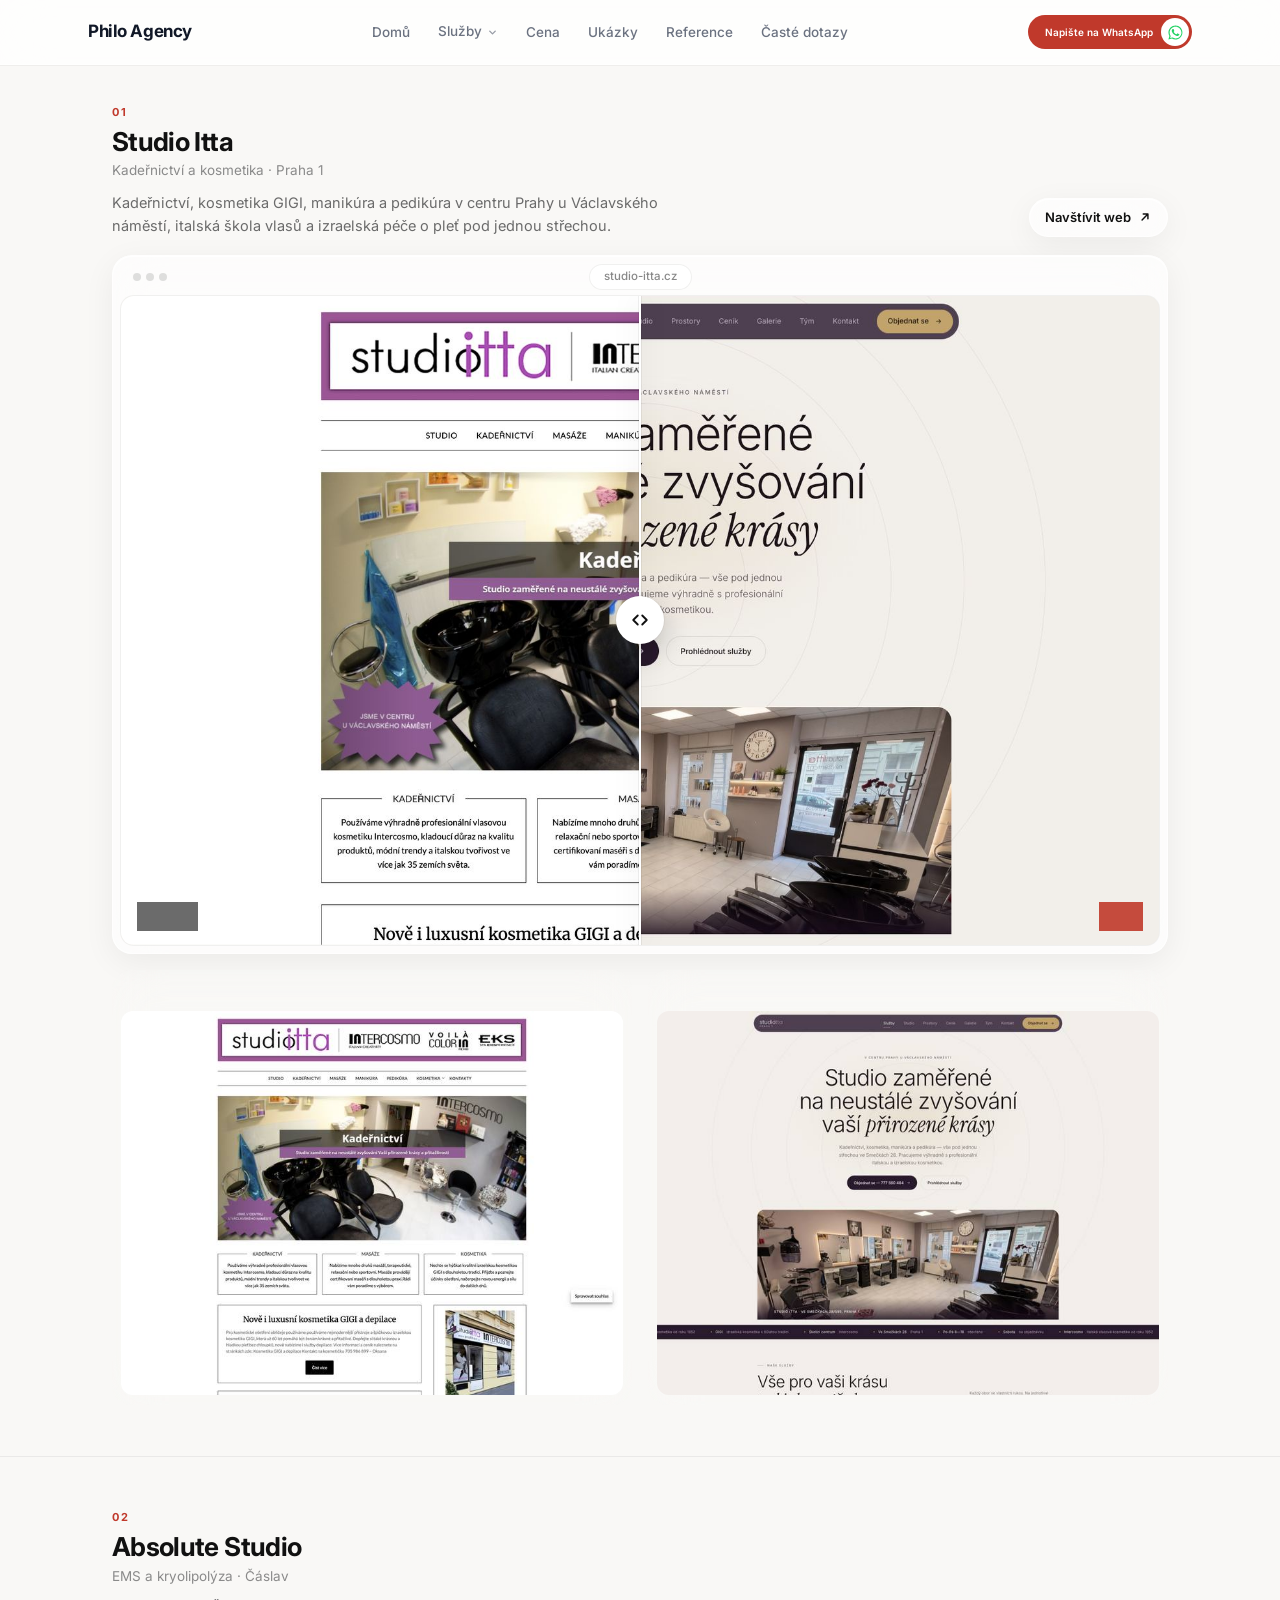
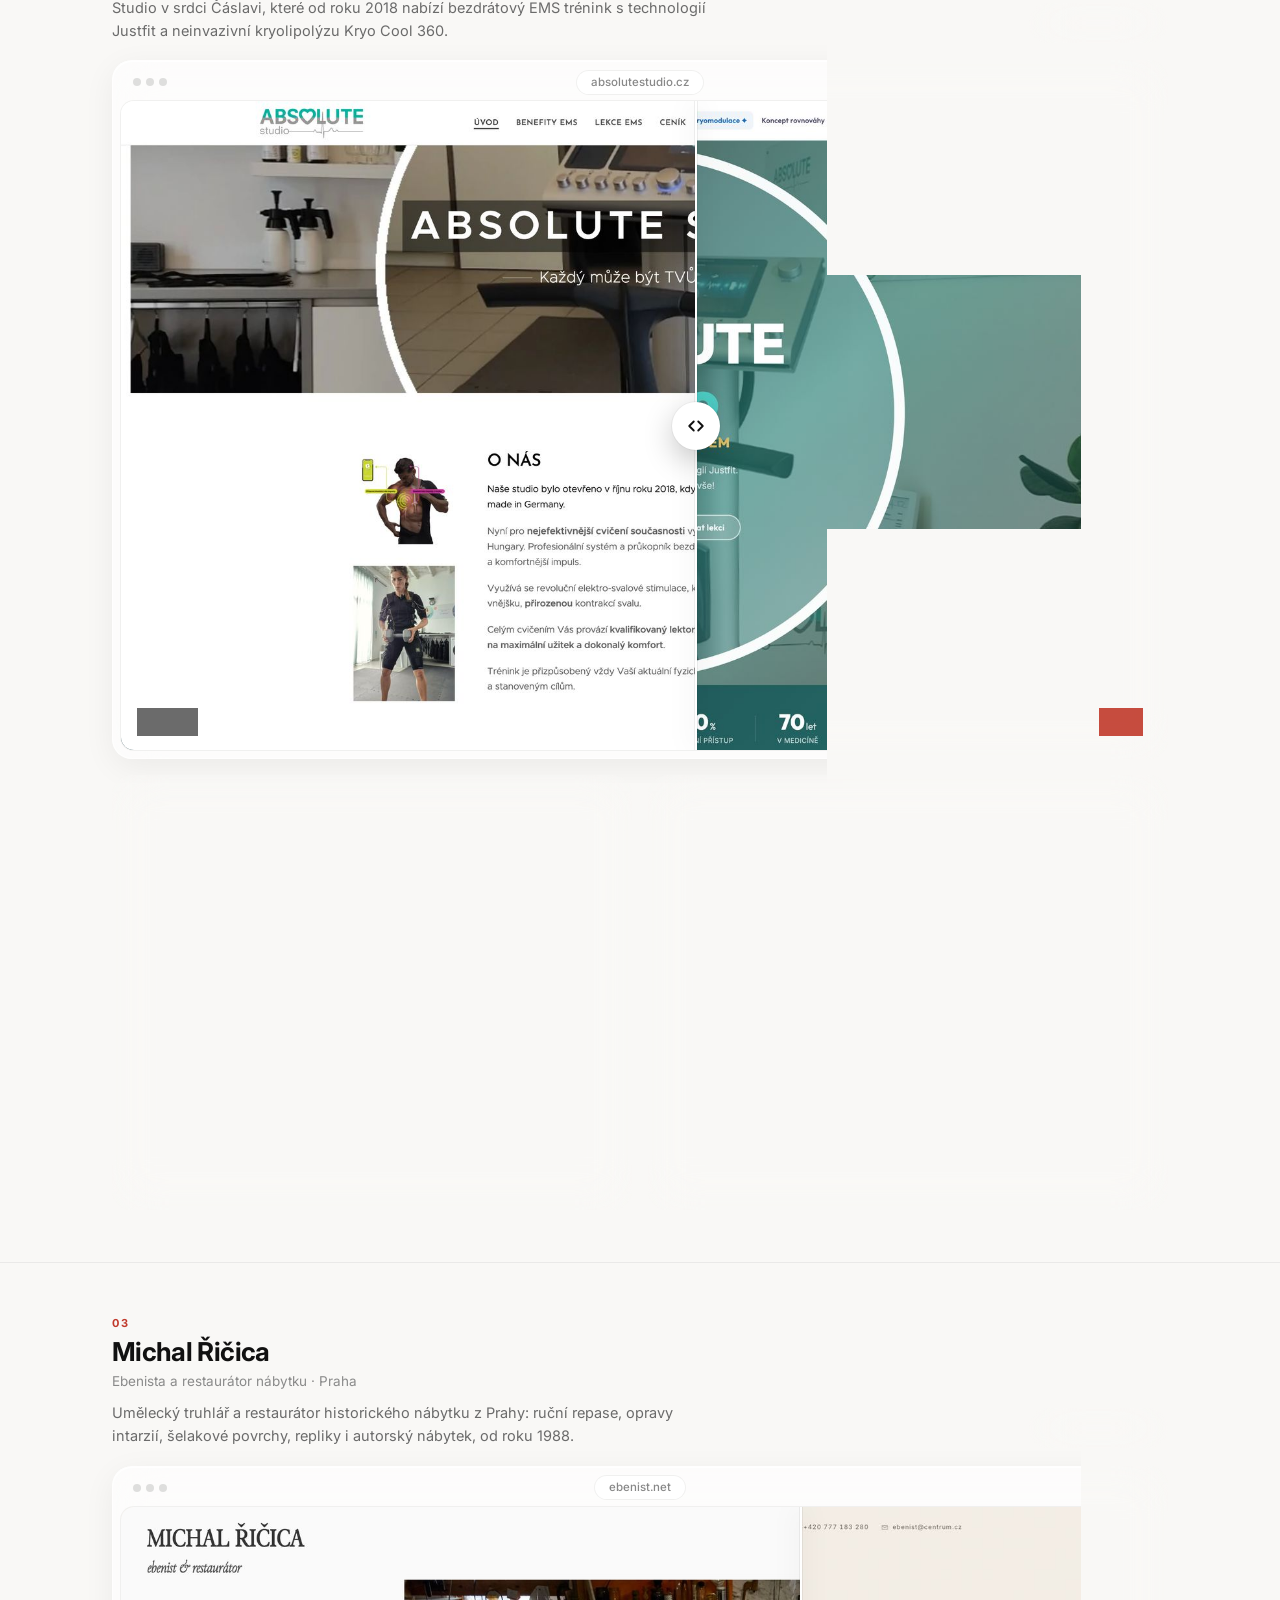
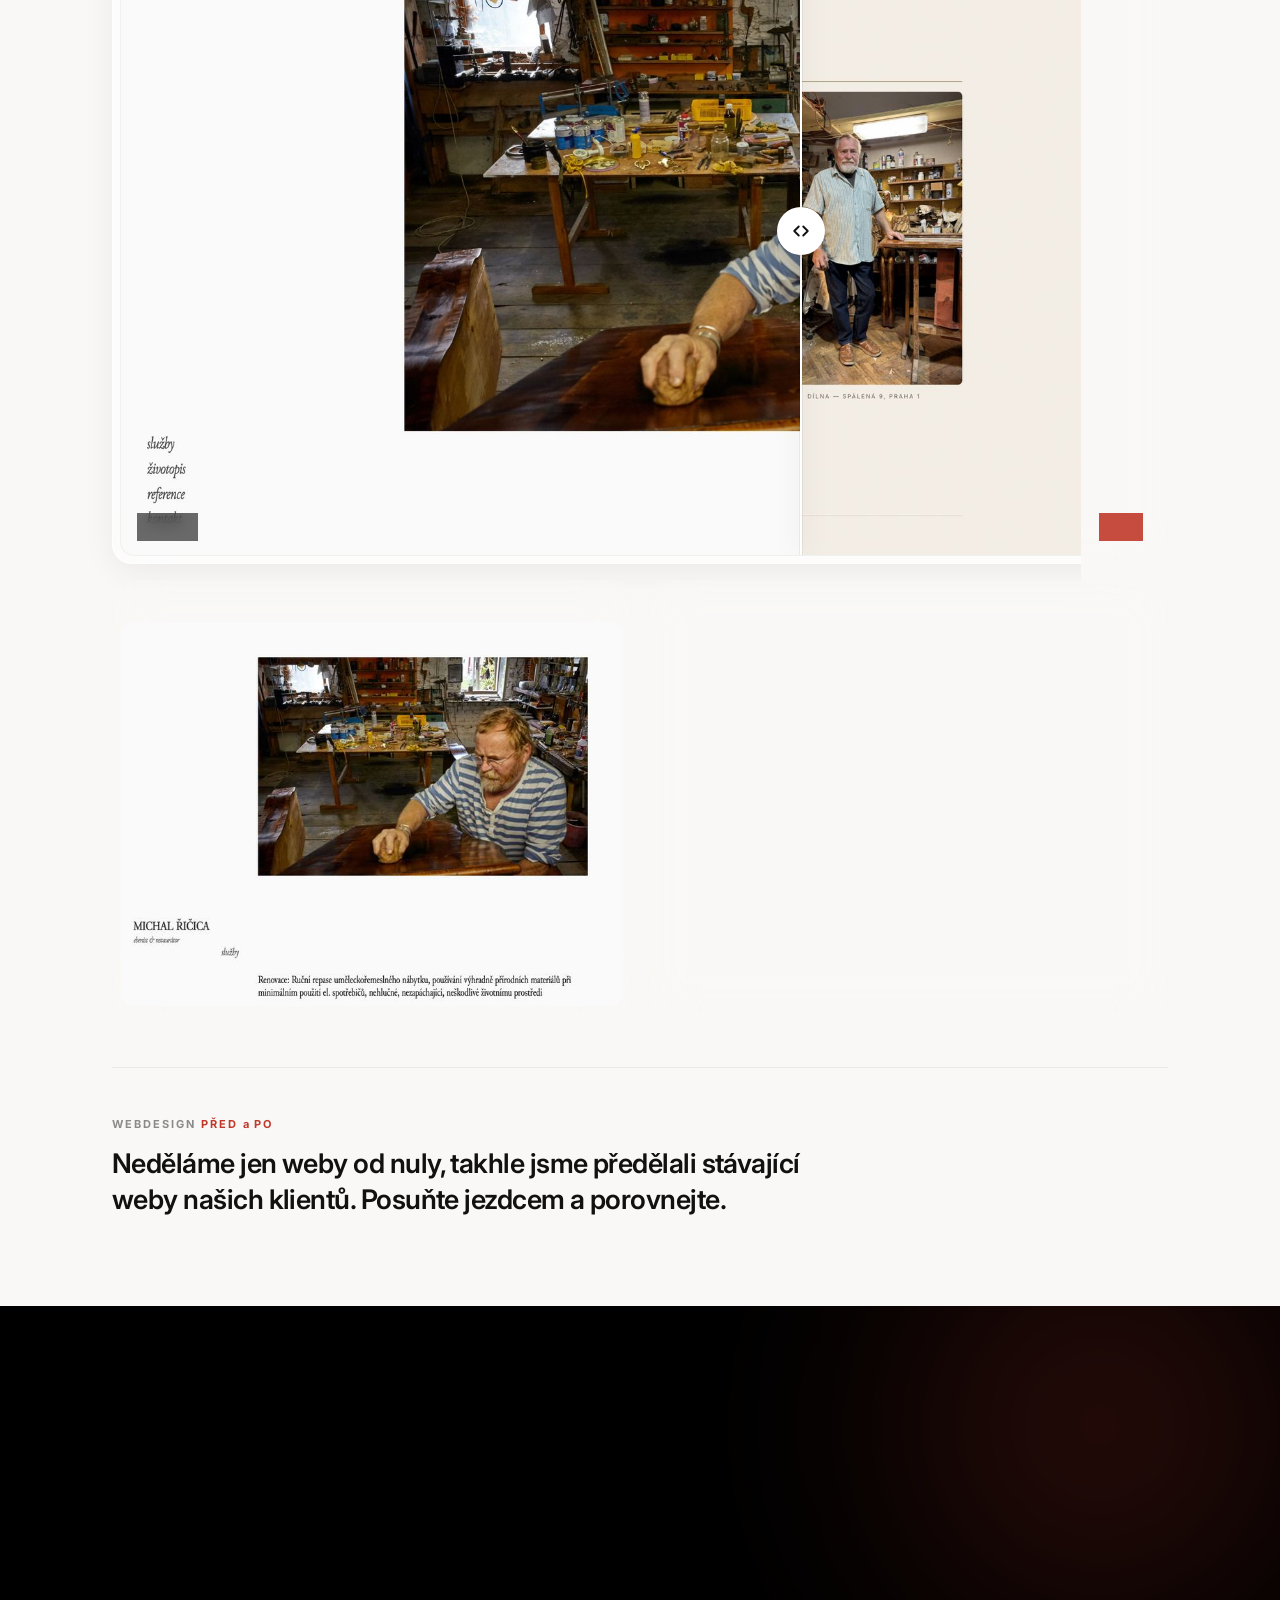
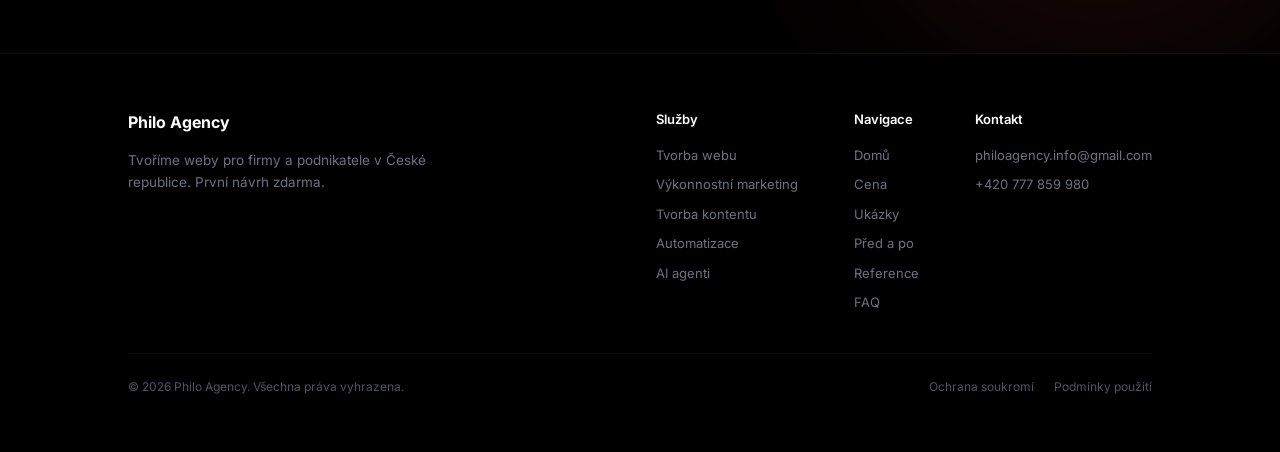
<file: redesign-webu.html>
<!DOCTYPE html>
<html lang="cs">

<head>
  <meta charset="UTF-8">
  <meta name="viewport" content="width=device-width, initial-scale=1.0">
  <title>Redesign webu: ukázky před a po | Philo Agency</title>
  <meta name="description" content="Neděláme jen weby od nuly. Podívejte se, jak jsme předělali weby Absolute Studio, Studio Itta a Michala Řičici, porovnání původního a nového webu.">
  <meta name="keywords" content="redesign webu, předělání webu, nový web, modernizace webu, webdesign před a po, Philo Agency">
  <meta name="author" content="Philo Agency">
  <meta name="robots" content="index, follow">
  <link rel="canonical" href="https://philoagency.com/redesign-webu">
  <meta property="og:type" content="website">
  <meta property="og:locale" content="cs_CZ">
  <meta property="og:site_name" content="Philo Agency">
  <meta property="og:title" content="Redesign webu: ukázky před a po | Philo Agency">
  <meta property="og:description" content="Neděláme jen weby od nuly. Podívejte se, jak jsme předělali weby našich klientů, porovnání původního a nového webu.">
  <meta property="og:url" content="https://philoagency.com/redesign-webu">
  <meta property="og:image" content="https://philoagency.com/img/og-image.jpg">
  <meta property="og:image:secure_url" content="https://philoagency.com/img/og-image.jpg">
  <meta property="og:image:type" content="image/jpeg">
  <meta property="og:image:width" content="1200">
  <meta property="og:image:height" content="630">
  <meta property="og:image:alt" content="Philo Agency: weby, marketing a obsah na míru">
  <meta name="twitter:card" content="summary_large_image">
  <meta name="twitter:image" content="https://philoagency.com/img/og-image.jpg">
  <meta name="twitter:title" content="Redesign webu: ukázky před a po | Philo Agency">
  <meta name="twitter:description" content="Neděláme jen weby od nuly. Podívejte se, jak jsme předělali weby našich klientů, porovnání původního a nového webu.">
  <link rel="icon" type="image/svg+xml" href="favicon.svg">
  <link rel="preconnect" href="https://fonts.googleapis.com">
  <link rel="preconnect" href="https://fonts.gstatic.com" crossorigin>
  <link href="https://fonts.googleapis.com/css2?family=inter:wght@100..900&display=swap" rel="stylesheet">
  <link rel="stylesheet" href="assets/philo-sub.css">
  <script src="assets/philo-sub.js"></script>
  <link rel="stylesheet" href="assets/tailwind.css">
  <style>
    /* ─── ÚVOD + PROJEKTY ─── */
    html {
      scroll-behavior: smooth;
    }

    .ba-wrap {
      max-width: 1056px;
      margin: 0 auto;
    }

    .ba-intro {
      padding-bottom: 88px;
    }

    .ba-intro .ba-wrap {
      padding-top: 48px;
      border-top: 1px solid rgba(0, 0, 0, 0.06);
    }

    .ba-eyebrow {
      margin-bottom: 14px;
      font-size: 11px;
      font-weight: 700;
      letter-spacing: 0.18em;
      text-transform: uppercase;
      color: #8a8a8a;
    }

    .ba-eyebrow span {
      color: #c0392b;
    }

    .ba-and {
      text-transform: none;
      letter-spacing: 0;
    }

    .ba-lead {
      max-width: 700px;
      font-size: clamp(21px, 2.5vw, 27px);
      font-weight: 600;
      letter-spacing: -0.02em;
      line-height: 1.32;
      color: #111;
    }

    .ba-section {
      padding-block: 52px;
      scroll-margin-top: 64px;
    }

    .ba-section + .ba-section {
      border-top: 1px solid rgba(0, 0, 0, 0.06);
    }

    /* stránka začíná rovnou první ukázkou — jen místo pro fixní navigaci */
    .ba-section:first-of-type {
      padding-top: 104px;
    }

    @media (max-width: 767px) {
      .ba-intro {
        padding-bottom: 64px;
      }

      .ba-section:first-of-type {
        padding-top: 88px;
      }

      .ba-lead {
        font-size: 19px;
      }

      .ba-section {
        padding-block: 40px;
      }
    }

    .ba-head {
      display: flex;
      align-items: flex-end;
      justify-content: space-between;
      gap: 20px;
      margin-bottom: 18px;
    }

    @media (max-width: 767px) {
      .ba-head {
        flex-direction: column;
        align-items: flex-start;
        gap: 12px;
      }
    }

    .ba-num {
      display: block;
      margin-bottom: 6px;
      font-size: 11px;
      font-weight: 700;
      letter-spacing: 0.18em;
      color: #c0392b;
    }

    .ba-title {
      font-size: clamp(22px, 2.4vw, 26px);
      font-weight: 700;
      letter-spacing: -0.025em;
      line-height: 1.15;
      color: #111;
    }

    .ba-cat {
      margin-top: 4px;
      font-size: 13.5px;
      color: #8a8a8a;
    }

    .ba-desc {
      max-width: 600px;
      margin-top: 10px;
      font-size: 14.5px;
      line-height: 1.6;
      color: #6b6b6b;
    }

    .ba-visit {
      display: inline-flex;
      align-items: center;
      gap: 7px;
      flex-shrink: 0;
      padding: 9px 15px;
      border-radius: 999px;
      font-size: 13px;
      font-weight: 600;
      color: #111;
      text-decoration: none;
      transition: transform 0.4s cubic-bezier(0.22, 1, 0.36, 1), box-shadow 0.4s ease, color 0.3s ease;
    }

    .ba-visit:hover {
      color: #c0392b;
      transform: translateY(-2px);
      box-shadow: 0 14px 32px rgba(0, 0, 0, 0.08), inset 0 1px 0 rgba(255, 255, 255, 0.95);
    }

    .ba-visit svg {
      transition: transform 0.4s cubic-bezier(0.22, 1, 0.36, 1);
    }

    .ba-visit:hover svg {
      transform: translate(2px, -2px);
    }

    /* ─── OKNO PROHLÍŽEČE ─── */
    .ba-card {
      padding: 8px;
      border-radius: 20px;
    }

    .ba-bar {
      display: grid;
      grid-template-columns: 1fr auto 1fr;
      align-items: center;
      height: 26px;
      padding: 0 12px;
      margin-bottom: 6px;
    }

    .ba-dots {
      display: flex;
      gap: 5px;
    }

    .ba-dots i {
      width: 8px;
      height: 8px;
      border-radius: 50%;
      background: rgba(0, 0, 0, 0.12);
    }

    .ba-url {
      display: inline-flex;
      align-items: center;
      gap: 6px;
      padding: 3px 14px;
      border-radius: 999px;
      background: #fff;
      box-shadow: 0 0 0 1px rgba(0, 0, 0, 0.05);
      font-size: 11.5px;
      font-weight: 500;
      color: #888;
    }

    /* ─── POROVNÁVACÍ JEZDEC ─── */
    .ba-compare {
      --pos: 50%;
      position: relative;
      aspect-ratio: 16 / 10;
      overflow: hidden;
      border-radius: 13px;
      background: #ede8e4;
      cursor: ew-resize;
      user-select: none;
      -webkit-user-select: none;
      touch-action: pan-y;
      box-shadow: 0 0 0 1px rgba(0, 0, 0, 0.05);
    }

    .ba-img {
      position: absolute;
      inset: 0;
      width: 100%;
      height: 100%;
      object-fit: cover;
      object-position: top;
      pointer-events: none;
      -webkit-user-drag: none;
    }

    .ba-before {
      position: absolute;
      inset: 0;
      clip-path: inset(0 calc(100% - var(--pos)) 0 0);
    }

    .ba-label {
      position: absolute;
      bottom: 14px;
      z-index: 2;
      padding: 6px 13px;
      border-radius: 999px;
      font-size: 11px;
      font-weight: 700;
      letter-spacing: 0.14em;
      text-transform: uppercase;
      color: #fff;
      -webkit-backdrop-filter: blur(8px);
      backdrop-filter: blur(8px);
      pointer-events: none;
    }

    .ba-label--before {
      left: 16px;
      background: rgba(17, 17, 17, 0.62);
    }

    .ba-label--after {
      right: 16px;
      background: rgba(192, 57, 43, 0.9);
    }

    .ba-handle {
      position: absolute;
      top: 0;
      bottom: 0;
      left: var(--pos);
      z-index: 3;
      width: 2px;
      margin-left: -1px;
      background: #fff;
      box-shadow: 0 0 0 1px rgba(0, 0, 0, 0.06), 0 0 24px rgba(0, 0, 0, 0.25);
      pointer-events: none;
    }

    .ba-knob {
      position: absolute;
      top: 50%;
      left: 50%;
      display: grid;
      place-items: center;
      width: 48px;
      height: 48px;
      border-radius: 50%;
      background: #fff;
      color: #111;
      box-shadow: 0 10px 30px rgba(0, 0, 0, 0.22), 0 0 0 1px rgba(0, 0, 0, 0.04);
      transform: translate(-50%, -50%);
      transition: transform 0.35s cubic-bezier(0.22, 1, 0.36, 1), color 0.3s ease;
    }

    .ba-compare:hover .ba-knob,
    .ba-compare.is-dragging .ba-knob {
      color: #c0392b;
      transform: translate(-50%, -50%) scale(1.08);
    }

    .ba-range {
      position: absolute;
      width: 1px;
      height: 1px;
      opacity: 0;
      pointer-events: none;
    }

    .ba-compare:has(.ba-range:focus-visible) .ba-knob {
      outline: 2px solid #c0392b;
      outline-offset: 3px;
    }

    @media (max-width: 767px) {
      .ba-card {
        padding: 6px;
        border-radius: 18px;
      }

      .ba-bar {
        height: 22px;
        margin-bottom: 6px;
        padding: 0 8px;
      }

      .ba-dots i {
        width: 6px;
        height: 6px;
      }

      .ba-url {
        font-size: 10px;
        padding: 2px 10px;
      }

      .ba-compare {
        border-radius: 12px;
      }

      .ba-label {
        bottom: 9px;
        padding: 4px 9px;
        font-size: 9.5px;
      }

      .ba-label--before {
        left: 10px;
      }

      .ba-label--after {
        right: 10px;
      }

      .ba-knob {
        width: 38px;
        height: 38px;
      }
    }

    /* ─── CELÉ STRÁNKY ─── */
    .ba-pages {
      display: grid;
      grid-template-columns: repeat(2, minmax(0, 1fr));
      gap: 16px;
      margin-top: 16px;
    }

    .ba-page {
      --frame-h: 384px;
      margin: 0;
      padding: 8px;
      border-radius: 20px;
      cursor: pointer;
    }

    .ba-page figcaption {
      display: flex;
      align-items: center;
      justify-content: space-between;
      gap: 10px;
      padding: 6px 8px 10px;
      font-size: 11px;
      font-weight: 700;
      letter-spacing: 0.14em;
      text-transform: uppercase;
      color: #888;
    }

    .ba-page--after figcaption {
      color: #c0392b;
    }

    .ba-hint {
      font-size: 11px;
      font-weight: 500;
      letter-spacing: 0;
      text-transform: none;
      color: #aaa;
    }

    .ba-scroll {
      position: relative;
      height: var(--frame-h);
      overflow: hidden;
      border-radius: 12px;
      background: #ede8e4;
      box-shadow: 0 0 0 1px rgba(0, 0, 0, 0.05);
    }

    /* Stránka se při najetí plynule projede shora dolů (délka podle výšky) */
    .ba-scroll > img {
      display: block;
      width: 100%;
      height: auto;
      transform: translateY(0);
      transition: transform 1.2s cubic-bezier(0.22, 1, 0.36, 1);
      will-change: transform;
    }

    .ba-page:hover .ba-scroll > img,
    .ba-page.is-playing .ba-scroll > img {
      transform: translateY(calc(-100% + var(--frame-h)));
      transition: transform var(--dur, 8s) cubic-bezier(0.45, 0, 0.55, 1);
    }

    .ba-scroll::after {
      content: '';
      position: absolute;
      left: 0;
      right: 0;
      bottom: 0;
      height: 70px;
      background: linear-gradient(to top, rgba(0, 0, 0, 0.12), transparent);
      pointer-events: none;
      transition: opacity 0.4s ease;
    }

    .ba-page:hover .ba-scroll::after,
    .ba-page.is-playing .ba-scroll::after {
      opacity: 0;
    }

    @media (max-width: 767px) {
      .ba-pages {
        gap: 10px;
      }

      .ba-page {
        --frame-h: 288px;
        padding: 5px;
        border-radius: 14px;
      }

      .ba-page figcaption {
        flex-direction: column;
        align-items: flex-start;
        gap: 2px;
        padding: 4px 4px 8px;
        font-size: 9.5px;
      }

      .ba-hint {
        font-size: 10px;
      }

      .ba-scroll {
        border-radius: 9px;
      }
    }

    /* ─── ŽIVÝ ÚSEK ebenist.net: fotka se při projetí otevře z rámečku přes celou šířku.
       --p (0 → 1) počítá JS stejně jako skutečný web; clip, přiblížení i závoj jsou jeho. */
    .ba-shot {
      --p: 0;
      position: absolute;
      top: 0;
      left: 0;
      right: 0;
      height: 0;
      pointer-events: none;
    }

    .ba-shot-frame {
      position: absolute;
      inset: 0;
      overflow: hidden;
      background: #1e1713;
      clip-path: inset(calc((1 - var(--p)) * 17%) calc((1 - var(--p)) * 22%) calc((1 - var(--p)) * 17%) calc((1 - var(--p)) * 22%) round calc((1 - var(--p)) * 4px));
    }

    .ba-shot-frame img {
      display: block;
      width: 100%;
      height: 100%;
      object-fit: cover;
      object-position: 60% 50%;
      transform: translateX(calc(-14% * (1 - var(--p)))) scale(calc(1 + 0.28 * (1 - var(--p))));
    }

    .ba-shot-veil {
      position: absolute;
      inset: 0;
      background: linear-gradient(180deg, rgba(20, 15, 12, 0) 55%, rgba(20, 15, 12, 0.62) 100%);
      opacity: var(--p);
    }

    @media (prefers-reduced-motion: reduce) {
      .ba-scroll > img {
        transition: none !important;
      }
    }
  </style>
</head>

<body class="overflow-x-hidden" style="background:#f9f8f6">

  <!-- ───── NAV ───── -->
  <nav class="glass-nav fixed top-0 left-0 right-0 z-50">
    <div class="max-w-6xl mx-auto px-6 h-16 flex items-center justify-between">
      <a href="/" class="flex items-center gap-2">
        <span class="font-bold text-[17px] text-gray-900 tracking-tight">Philo Agency</span>
      </a>
      <div class="hidden md:flex items-center gap-7">
        <a href="/"
          class="text-[13.5px] text-gray-500 hover:text-gray-900 font-medium transition-colors">Domů</a>

        <!-- Služby — rozbalovací menu -->
        <div class="nav-drop" id="nav-drop">
          <button class="nav-drop-trigger" id="nav-drop-trigger" aria-haspopup="true" aria-expanded="false">
            <span>Služby</span>
            <svg class="nav-drop-caret" xmlns="http://www.w3.org/2000/svg" width="11" height="11" viewBox="0 0 24 24"
              fill="none" stroke="currentColor" stroke-width="3" stroke-linecap="round" stroke-linejoin="round">
              <path d="m6 9 6 6 6-6" />
            </svg>
          </button>
          <div class="nav-drop-panel" role="menu">
            <a class="nav-drop-item" style="--d:.04s" href="/sluzby/tvorba-webu" role="menuitem">
              <span class="nav-drop-ico"><svg xmlns="http://www.w3.org/2000/svg" width="18" height="18" viewBox="0 0 24 24" fill="none" stroke="currentColor" stroke-width="1.8" stroke-linecap="round" stroke-linejoin="round"><rect width="20" height="14" x="2" y="3" rx="2"/><path d="M8 21h8M12 17v4"/></svg></span>
              <span>
                <span class="nav-drop-title">Tvorba webu</span>
                <span class="nav-drop-desc">Weby na míru, první návrh zdarma</span>
              </span>
              <svg class="nav-drop-arrow" xmlns="http://www.w3.org/2000/svg" width="15" height="15" viewBox="0 0 24 24" fill="none" stroke="currentColor" stroke-width="2.4" stroke-linecap="round" stroke-linejoin="round"><path d="M5 12h14M13 6l6 6-6 6"/></svg>
            </a>
            <a class="nav-drop-item" style="--d:.085s" href="/sluzby/vykonnostni-marketing" role="menuitem">
              <span class="nav-drop-ico"><svg xmlns="http://www.w3.org/2000/svg" width="18" height="18" viewBox="0 0 24 24" fill="none" stroke="currentColor" stroke-width="1.8" stroke-linecap="round" stroke-linejoin="round"><polyline points="22 7 13.5 15.5 8.5 10.5 2 17"/><polyline points="16 7 22 7 22 13"/></svg></span>
              <span>
                <span class="nav-drop-title">Výkonnostní marketing</span>
                <span class="nav-drop-desc">Meta Ads kampaně zaměřené na tržby</span>
              </span>
              <svg class="nav-drop-arrow" xmlns="http://www.w3.org/2000/svg" width="15" height="15" viewBox="0 0 24 24" fill="none" stroke="currentColor" stroke-width="2.4" stroke-linecap="round" stroke-linejoin="round"><path d="M5 12h14M13 6l6 6-6 6"/></svg>
            </a>
            <a class="nav-drop-item" style="--d:.13s" href="/sluzby/tvorba-kontentu" role="menuitem">
              <span class="nav-drop-ico"><svg xmlns="http://www.w3.org/2000/svg" width="18" height="18" viewBox="0 0 24 24" fill="none" stroke="currentColor" stroke-width="1.8" stroke-linecap="round" stroke-linejoin="round"><path d="m22 8-6 4 6 4V8Z"/><rect width="14" height="12" x="2" y="6" rx="2"/></svg></span>
              <span>
                <span class="nav-drop-title">Tvorba kontentu</span>
                <span class="nav-drop-desc">Foto, video a texty pro sociální sítě</span>
              </span>
              <svg class="nav-drop-arrow" xmlns="http://www.w3.org/2000/svg" width="15" height="15" viewBox="0 0 24 24" fill="none" stroke="currentColor" stroke-width="2.4" stroke-linecap="round" stroke-linejoin="round"><path d="M5 12h14M13 6l6 6-6 6"/></svg>
            </a>
            <a class="nav-drop-item" style="--d:.175s" href="/sluzby/automatizace" role="menuitem">
              <span class="nav-drop-ico"><svg xmlns="http://www.w3.org/2000/svg" width="18" height="18" viewBox="0 0 24 24" fill="none" stroke="currentColor" stroke-width="1.8" stroke-linecap="round" stroke-linejoin="round"><path d="M13 2 3 14h9l-1 8 10-12h-9l1-8Z"/></svg></span>
              <span>
                <span class="nav-drop-title">Automatizace</span>
                <span class="nav-drop-desc">Propojíme nástroje, procesy běží samy</span>
              </span>
              <svg class="nav-drop-arrow" xmlns="http://www.w3.org/2000/svg" width="15" height="15" viewBox="0 0 24 24" fill="none" stroke="currentColor" stroke-width="2.4" stroke-linecap="round" stroke-linejoin="round"><path d="M5 12h14M13 6l6 6-6 6"/></svg>
            </a>
            <a class="nav-drop-item" style="--d:.22s" href="/sluzby/ai-agenti" role="menuitem">
              <span class="nav-drop-ico"><svg xmlns="http://www.w3.org/2000/svg" width="18" height="18" viewBox="0 0 24 24" fill="none" stroke="currentColor" stroke-width="1.8" stroke-linecap="round" stroke-linejoin="round"><path d="M12 8V4H8"/><rect width="16" height="12" x="4" y="8" rx="2"/><path d="M2 14h2M20 14h2M15 13v2M9 13v2"/></svg></span>
              <span>
                <span class="nav-drop-title">AI agenti</span>
                <span class="nav-drop-desc">Agenti pro podporu, prodej i obsah</span>
              </span>
              <svg class="nav-drop-arrow" xmlns="http://www.w3.org/2000/svg" width="15" height="15" viewBox="0 0 24 24" fill="none" stroke="currentColor" stroke-width="2.4" stroke-linecap="round" stroke-linejoin="round"><path d="M5 12h14M13 6l6 6-6 6"/></svg>
            </a>
            <div class="nav-drop-foot">
              <span>Nevíte, co potřebujete?</span>
              <a href="/#kontakt">Ozvěte se nám →</a>
            </div>
          </div>
        </div>

        <a href="/#cena"
          class="text-[13.5px] text-gray-500 hover:text-gray-900 font-medium transition-colors">Cena</a>
        <a href="/#ukazky"
          class="text-[13.5px] text-gray-500 hover:text-gray-900 font-medium transition-colors">Ukázky</a>
        <a href="/#referencie"
          class="text-[13.5px] text-gray-500 hover:text-gray-900 font-medium transition-colors">Reference</a>
        <a href="/#faq"
          class="text-[13.5px] text-gray-500 hover:text-gray-900 font-medium transition-colors">Časté dotazy</a>
      </div>
      <div class="flex items-center gap-3">
        <a class="btn-dark btn-nav btn-wa" target="_blank" rel="noopener" aria-label="WhatsApp"
          href="https://wa.me/420777859980?text=Dobr%C3%BD%20den%2C%20m%C3%A1m%20z%C3%A1jem%20o%20spolupr%C3%A1ci%20s%20Philo%20Agency.%20M%C5%AF%C5%BEeme%20se%20domluvit%20na%20kr%C3%A1tk%C3%A9m%20hovoru%3F">
          <span class="btn-text">Napište na WhatsApp</span>
          <span class="wa-badge"><small>Napište na</small><strong>WhatsApp</strong></span>
          <div class="btn-icon"><svg xmlns="http://www.w3.org/2000/svg" width="15" height="15" viewBox="0 0 24 24" fill="currentColor" aria-hidden="true"><path d="M17.47 14.38c-.3-.15-1.76-.87-2.03-.97-.27-.1-.47-.15-.67.15-.2.3-.77.97-.94 1.17-.17.2-.35.22-.64.07-.3-.15-1.26-.46-2.4-1.48-.89-.79-1.49-1.77-1.66-2.07-.17-.3-.02-.46.13-.61.13-.13.3-.35.45-.52.15-.17.2-.3.3-.5.1-.2.05-.37-.02-.52-.08-.15-.67-1.61-.92-2.21-.24-.58-.49-.5-.67-.51h-.57c-.2 0-.52.07-.79.37-.27.3-1.04 1.02-1.04 2.48 0 1.46 1.07 2.88 1.21 3.07.15.2 2.1 3.2 5.08 4.49.71.31 1.26.49 1.7.63.71.22 1.36.19 1.87.12.57-.09 1.76-.72 2.01-1.41.25-.7.25-1.29.17-1.41-.07-.13-.27-.2-.57-.35M12.05 21.5h-.01a9.4 9.4 0 0 1-4.79-1.31l-.34-.2-3.56.93.95-3.47-.22-.36a9.4 9.4 0 0 1-1.44-5.01c0-5.2 4.23-9.43 9.44-9.43 2.52 0 4.89.98 6.67 2.77a9.37 9.37 0 0 1 2.76 6.67c0 5.2-4.24 9.43-9.44 9.43m8.03-17.46A11.28 11.28 0 0 0 12.05.72C5.8.72.7 5.8.7 12.06c0 2 .52 3.95 1.52 5.67L.6 23.28l5.68-1.49a11.3 11.3 0 0 0 5.42 1.38h.01c6.25 0 11.34-5.09 11.35-11.35 0-3.03-1.18-5.88-3.32-8.02"/></svg></div>
        </a>
        <button class="hamburger-btn md:hidden" id="hamburger-btn" aria-label="Menu">
          <span></span><span></span><span></span>
        </button>
      </div>
    </div>
  </nav>

  <!-- ───── MOBILNÍ MENU ───── -->
  <div class="mobile-menu md:hidden" id="mobile-menu">
    <div class="mobile-menu-inner">
      <a href="/" class="mobile-nav-link">Domů</a>
      <div class="mobile-sub open" id="mobile-sub">
        <button class="mobile-sub-toggle" id="mobile-sub-toggle" aria-expanded="true">
          <span>Služby</span>
          <svg xmlns="http://www.w3.org/2000/svg" width="16" height="16" viewBox="0 0 24 24" fill="none"
            stroke="currentColor" stroke-width="2.5" stroke-linecap="round" stroke-linejoin="round">
            <path d="m6 9 6 6 6-6" />
          </svg>
        </button>
        <div class="mobile-sub-list">
          <a href="/sluzby/tvorba-webu" class="mobile-sub-link">Tvorba webu</a>
          <a href="/sluzby/vykonnostni-marketing" class="mobile-sub-link">Výkonnostní marketing</a>
          <a href="/sluzby/tvorba-kontentu" class="mobile-sub-link">Tvorba kontentu</a>
          <a href="/sluzby/automatizace" class="mobile-sub-link">Automatizace</a>
          <a href="/sluzby/ai-agenti" class="mobile-sub-link">AI agenti</a>
        </div>
      </div>
      <a href="/#cena" class="mobile-nav-link">Cena</a>
      <a href="/#ukazky" class="mobile-nav-link">Ukázky</a>
      <a href="/#referencie" class="mobile-nav-link">Reference</a>
      <a href="/#faq" class="mobile-nav-link">Časté dotazy</a>
      <a href="/#kontakt" class="btn-dark mt-5" style="width:100%;justify-content:center">
        <span class="btn-text">Kontaktujte nás</span>
        <div class="btn-icon"><svg xmlns="http://www.w3.org/2000/svg" width="14" height="14" viewBox="0 0 24 24" fill="none" stroke="currentColor" stroke-width="2.5" stroke-linecap="round" stroke-linejoin="round"><path d="M7 7h10v10"/><path d="M7 17 17 7"/></svg></div>
      </a>
    </div>
  </div>

  <!-- ───── 01 STUDIO ITTA ───── -->
  <section class="ba-section px-6" id="studio-itta">
    <div class="ba-wrap">
      <div class="ba-head reveal">
        <div>
          <span class="ba-num">01</span>
          <h2 class="ba-title">Studio Itta</h2>
          <p class="ba-cat">Kadeřnictví a kosmetika · Praha 1</p>
          <p class="ba-desc">Kadeřnictví, kosmetika GIGI, manikúra a pedikúra v centru Prahy u Václavského náměstí, italská škola vlasů a izraelská péče o pleť pod jednou střechou.</p>
        </div>
        <a class="ba-visit glass" href="https://studio-itta.cz/" target="_blank" rel="noopener">
          Navštívit web
          <svg width="14" height="14" viewBox="0 0 24 24" fill="none" stroke="currentColor" stroke-width="2.5" stroke-linecap="round" stroke-linejoin="round" aria-hidden="true"><path d="M7 17 17 7M9 7h8v8" /></svg>
        </a>
      </div>

      <div class="ba-card glass reveal">
        <div class="ba-bar" aria-hidden="true">
          <span class="ba-dots"><i></i><i></i><i></i></span>
          <span class="ba-url">studio-itta.cz</span>
        </div>
        <div class="ba-compare" data-compare>
          <img class="ba-img" src="img/pred-po/itta-po.jpg" alt="Studio Itta: nový web" width="1600" height="1000" loading="lazy" decoding="async">
          <div class="ba-before">
            <img class="ba-img" src="img/pred-po/itta-pred.jpg" alt="Studio Itta: původní web" width="1600" height="1000" loading="lazy" decoding="async">
          </div>
          <span class="ba-label ba-label--before">Před</span>
          <span class="ba-label ba-label--after">Po</span>
          <div class="ba-handle" aria-hidden="true">
            <span class="ba-knob"><svg width="18" height="18" viewBox="0 0 24 24" fill="none" stroke="currentColor" stroke-width="2.5" stroke-linecap="round" stroke-linejoin="round"><path d="m9 6-6 6 6 6M15 6l6 6-6 6" /></svg></span>
          </div>
          <input class="ba-range" type="range" min="0" max="100" value="50" aria-label="Porovnání původního a nového webu Studio Itta">
        </div>
      </div>

      <div class="ba-pages">
        <figure class="ba-page glass reveal">
          <figcaption>Původní web <span class="ba-hint">Celá stránka</span></figcaption>
          <div class="ba-scroll"><img src="img/pred-po/itta-pred-full.jpg" alt="Studio Itta: původní web, celá stránka" width="720" loading="lazy" decoding="async"></div>
        </figure>
        <figure class="ba-page ba-page--after glass reveal">
          <figcaption>Nový web <span class="ba-hint">Celá stránka</span></figcaption>
          <div class="ba-scroll"><img src="img/pred-po/itta-po-full.jpg" alt="Studio Itta: nový web, celá stránka" width="720" loading="lazy" decoding="async"></div>
        </figure>
      </div>
    </div>
  </section>

  <!-- ───── 02 ABSOLUTE STUDIO ───── -->
  <section class="ba-section px-6" id="absolute-studio">
    <div class="ba-wrap">
      <div class="ba-head reveal">
        <div>
          <span class="ba-num">02</span>
          <h2 class="ba-title">Absolute Studio</h2>
          <p class="ba-cat">EMS a kryolipolýza · Čáslav</p>
          <p class="ba-desc">Studio v srdci Čáslavi, které od roku 2018 nabízí bezdrátový EMS trénink s technologií Justfit a neinvazivní kryolipolýzu Kryo Cool 360.</p>
        </div>
        <a class="ba-visit glass" href="https://www.absolutestudio.cz/" target="_blank" rel="noopener">
          Navštívit web
          <svg width="14" height="14" viewBox="0 0 24 24" fill="none" stroke="currentColor" stroke-width="2.5" stroke-linecap="round" stroke-linejoin="round" aria-hidden="true"><path d="M7 17 17 7M9 7h8v8" /></svg>
        </a>
      </div>

      <div class="ba-card glass reveal">
        <div class="ba-bar" aria-hidden="true">
          <span class="ba-dots"><i></i><i></i><i></i></span>
          <span class="ba-url">absolutestudio.cz</span>
        </div>
        <div class="ba-compare" data-compare>
          <img class="ba-img" src="img/pred-po/absolute-po.jpg" alt="Absolute Studio: nový web" width="1600" height="1000" loading="lazy" decoding="async">
          <div class="ba-before">
            <img class="ba-img" src="img/pred-po/absolute-pred.jpg" alt="Absolute Studio: původní web" width="1600" height="1000" loading="lazy" decoding="async">
          </div>
          <span class="ba-label ba-label--before">Před</span>
          <span class="ba-label ba-label--after">Po</span>
          <div class="ba-handle" aria-hidden="true">
            <span class="ba-knob"><svg width="18" height="18" viewBox="0 0 24 24" fill="none" stroke="currentColor" stroke-width="2.5" stroke-linecap="round" stroke-linejoin="round"><path d="m9 6-6 6 6 6M15 6l6 6-6 6" /></svg></span>
          </div>
          <input class="ba-range" type="range" min="0" max="100" value="50" aria-label="Porovnání původního a nového webu Absolute Studio">
        </div>
      </div>

      <div class="ba-pages">
        <figure class="ba-page glass reveal">
          <figcaption>Původní web <span class="ba-hint">Celá stránka</span></figcaption>
          <div class="ba-scroll"><img src="img/pred-po/absolute-pred-full.jpg" alt="Absolute Studio: původní web, celá stránka" width="720" loading="lazy" decoding="async"></div>
        </figure>
        <figure class="ba-page ba-page--after glass reveal">
          <figcaption>Nový web <span class="ba-hint">Celá stránka</span></figcaption>
          <div class="ba-scroll"><img src="img/pred-po/absolute-po-full.jpg" alt="Absolute Studio: nový web, celá stránka" width="720" loading="lazy" decoding="async"></div>
        </figure>
      </div>
    </div>
  </section>

  <!-- ───── 03 MICHAL ŘIČICA ───── -->
  <section class="ba-section px-6" id="michal-ricica">
    <div class="ba-wrap">
      <div class="ba-head reveal">
        <div>
          <span class="ba-num">03</span>
          <h2 class="ba-title">Michal Řičica</h2>
          <p class="ba-cat">Ebenista a restaurátor nábytku · Praha</p>
          <p class="ba-desc">Umělecký truhlář a restaurátor historického nábytku z Prahy: ruční repase, opravy intarzií, šelakové povrchy, repliky i autorský nábytek, od roku 1988.</p>
        </div>
        <a class="ba-visit glass" href="https://ebenist-net.vercel.app/" target="_blank" rel="noopener">
          Navštívit web
          <svg width="14" height="14" viewBox="0 0 24 24" fill="none" stroke="currentColor" stroke-width="2.5" stroke-linecap="round" stroke-linejoin="round" aria-hidden="true"><path d="M7 17 17 7M9 7h8v8" /></svg>
        </a>
      </div>

      <div class="ba-card glass reveal">
        <div class="ba-bar" aria-hidden="true">
          <span class="ba-dots"><i></i><i></i><i></i></span>
          <span class="ba-url">ebenist.net</span>
        </div>
        <div class="ba-compare" data-compare>
          <img class="ba-img" src="img/pred-po/ricica-po.jpg" alt="Michal Řičica: nový web" width="1600" height="1000" loading="lazy" decoding="async">
          <div class="ba-before">
            <img class="ba-img" src="img/pred-po/ricica-pred.jpg" alt="Michal Řičica: původní web" width="1600" height="1000" loading="lazy" decoding="async">
          </div>
          <span class="ba-label ba-label--before">Před</span>
          <span class="ba-label ba-label--after">Po</span>
          <div class="ba-handle" aria-hidden="true">
            <span class="ba-knob"><svg width="18" height="18" viewBox="0 0 24 24" fill="none" stroke="currentColor" stroke-width="2.5" stroke-linecap="round" stroke-linejoin="round"><path d="m9 6-6 6 6 6M15 6l6 6-6 6" /></svg></span>
          </div>
          <input class="ba-range" type="range" min="0" max="100" value="50" aria-label="Porovnání původního a nového webu Michala Řičici">
        </div>
      </div>

      <div class="ba-pages">
        <figure class="ba-page glass reveal">
          <figcaption>Původní web <span class="ba-hint">Celá stránka</span></figcaption>
          <div class="ba-scroll"><img src="img/pred-po/ricica-pred-full.jpg" alt="Michal Řičica: původní web, celá stránka" width="720" loading="lazy" decoding="async"></div>
        </figure>
        <figure class="ba-page ba-page--after glass reveal">
          <figcaption>Nový web <span class="ba-hint">Celá stránka</span></figcaption>
          <div class="ba-scroll"><img src="img/pred-po/ricica-po-full.jpg" alt="Michal Řičica: nový web, celá stránka" width="720" loading="lazy" decoding="async"><div class="ba-shot" aria-hidden="true" data-top="0.081772" data-height="0.163543"><div class="ba-shot-frame"><img src="img/pred-po/ricica-shot.jpg" alt="" width="1200" height="795" loading="lazy" decoding="async"></div><div class="ba-shot-veil"></div></div></div>
        </figure>
      </div>
    </div>
  </section>

  <!-- ───── O ČEM TO JE ───── -->
  <section class="ba-intro px-6">
    <div class="ba-wrap reveal">
      <p class="ba-eyebrow">Webdesign <span>Před <span class="ba-and">a</span> po</span></p>
      <h1 class="ba-lead">Neděláme jen weby od nuly, takhle jsme předělali stávající weby našich klientů. Posuňte jezdcem a porovnejte.</h1>
    </div>
  </section>

  <!-- ───── CTA ───── -->
  <section class="bg-black py-20 px-6 relative overflow-hidden">
    <div class="blob"
      style="width:640px;height:640px;background:radial-gradient(circle,rgba(192,57,43,0.28),transparent 65%);top:-200px;right:-140px;filter:blur(100px)">
    </div>
    <div class="max-w-3xl mx-auto text-center relative z-10 reveal">
      <h2 class="text-[28px] sm:text-[36px] font-bold tracking-[-0.03em] leading-[1.15] text-white mb-4">
        Máte web, který už nestačí?</h2>
      <p class="text-gray-400 text-[15.5px] leading-relaxed mb-8 max-w-xl mx-auto">Pošlete nám odkaz na svůj současný web. Do 24 hodin vám zdarma připravíme návrh, jak by mohl vypadat po předělání, bez závazku a bez faktury.</p>
      <div class="flex justify-center">
        <a href="/#kontakt" class="btn-dark">
          <span class="btn-text">Chci návrh nového webu</span>
          <div class="btn-icon"><svg xmlns="http://www.w3.org/2000/svg" width="14" height="14" viewBox="0 0 24 24" fill="none" stroke="currentColor" stroke-width="2.5" stroke-linecap="round" stroke-linejoin="round"><path d="M7 7h10v10"/><path d="M7 17 17 7"/></svg></div>
        </a>
      </div>
    </div>
  </section>

  <!-- ───── FOOTER ───── -->
  <footer class="bg-black py-14 px-6 border-t border-white/5">
    <div class="max-w-5xl mx-auto flex flex-col md:flex-row justify-between gap-10">
      <div class="max-w-xs">
        <div class="flex items-center gap-2 mb-4">
          <span class="font-bold text-white text-[16px]">Philo Agency</span>
        </div>
        <p class="text-gray-500 text-[13.5px] leading-relaxed">Tvoříme weby pro firmy a podnikatele v České republice.
          První návrh zdarma.</p>
      </div>
      <div class="flex flex-col sm:flex-row gap-10 sm:gap-14">
        <div>
          <h4 class="text-white font-semibold text-[13px] mb-4">Služby</h4>
          <div class="space-y-2.5">
            <a href="/sluzby/tvorba-webu" class="block text-gray-500 text-[13px] hover:text-white transition-colors">Tvorba webu</a>
            <a href="/sluzby/vykonnostni-marketing" class="block text-gray-500 text-[13px] hover:text-white transition-colors">Výkonnostní marketing</a>
            <a href="/sluzby/tvorba-kontentu" class="block text-gray-500 text-[13px] hover:text-white transition-colors">Tvorba kontentu</a>
            <a href="/sluzby/automatizace" class="block text-gray-500 text-[13px] hover:text-white transition-colors">Automatizace</a>
            <a href="/sluzby/ai-agenti" class="block text-gray-500 text-[13px] hover:text-white transition-colors">AI agenti</a>
          </div>
        </div>
        <div>
          <h4 class="text-white font-semibold text-[13px] mb-4">Navigace</h4>
          <div class="space-y-2.5">
            <a href="/" class="block text-gray-500 text-[13px] hover:text-white transition-colors">Domů</a>
            <a href="/#cena"
              class="block text-gray-500 text-[13px] hover:text-white transition-colors">Cena</a>
            <a href="/#ukazky"
              class="block text-gray-500 text-[13px] hover:text-white transition-colors">Ukázky</a>
            <a href="/redesign-webu"
              class="block text-gray-500 text-[13px] hover:text-white transition-colors">Před a po</a>
            <a href="/#referencie"
              class="block text-gray-500 text-[13px] hover:text-white transition-colors">Reference</a>
            <a href="/#faq" class="block text-gray-500 text-[13px] hover:text-white transition-colors">FAQ</a>
          </div>
        </div>
        <div>
          <h4 class="text-white font-semibold text-[13px] mb-4">Kontakt</h4>
          <div class="space-y-2.5">
            <a href="mailto:philoagency.info@gmail.com"
              class="block text-gray-500 text-[13px] hover:text-white transition-colors">philoagency.info@gmail.com</a>
            <a href="tel:+420777859980" class="block text-gray-500 text-[13px] hover:text-white transition-colors">+420
              777 859 980</a>
          </div>
        </div>
      </div>
    </div>
    <div class="max-w-5xl mx-auto mt-10 pt-6 border-t border-white/5 flex flex-col sm:flex-row justify-between gap-3">
      <p class="text-gray-600 text-[12px]">© 2026 Philo Agency. Všechna práva vyhrazena.</p>
      <div class="flex gap-5">
        <a href="/" class="text-gray-600 text-[12px] hover:text-gray-500 transition-colors">Ochrana
          soukromí</a>
        <a href="/" class="text-gray-600 text-[12px] hover:text-gray-500 transition-colors">Podmínky
          použití</a>
      </div>
    </div>
  </footer>

  <script src="assets/gsap.min.js"></script>
  <script src="assets/ScrollTrigger.min.js"></script>
  <script>
    (function () {
      var reduced = window.matchMedia && window.matchMedia('(prefers-reduced-motion: reduce)').matches;
      var hasGsap = window.gsap && window.ScrollTrigger;
      if (hasGsap) gsap.registerPlugin(ScrollTrigger);

      /* ─── Porovnávací jezdec před / po ─── */
      document.querySelectorAll('[data-compare]').forEach(function (box) {
        var range = box.querySelector('.ba-range');
        var hint = null;

        function set(v) {
          v = Math.max(0, Math.min(100, v));
          box.style.setProperty('--pos', v + '%');
          range.value = Math.round(v);
        }

        function fromX(x) {
          var r = box.getBoundingClientRect();
          set((x - r.left) / r.width * 100);
        }

        function stopHint() {
          if (hint) { hint.kill(); hint = null; }
        }

        // Myš táhne hned; prst až po vodorovném pohybu, aby svislé rolování stránky jezdcem necuklo
        var active = false, pending = false, sx = 0, sy = 0;
        box.addEventListener('pointerdown', function (e) {
          stopHint();
          sx = e.clientX; sy = e.clientY;
          if (e.pointerType === 'mouse') {
            active = true;
            box.setPointerCapture(e.pointerId);
            box.classList.add('is-dragging');
            fromX(e.clientX);
          } else {
            pending = true;
          }
        });
        box.addEventListener('pointermove', function (e) {
          if (pending) {
            var dx = Math.abs(e.clientX - sx), dy = Math.abs(e.clientY - sy);
            if (dx > 6 && dx > dy) {
              pending = false;
              active = true;
              box.setPointerCapture(e.pointerId);
              box.classList.add('is-dragging');
            } else if (dy > 8) {
              pending = false;
            }
          }
          if (active) fromX(e.clientX);
        });
        function end(e) {
          if (pending && e.type === 'pointerup') fromX(e.clientX); // ťuknutí přesune jezdec
          active = pending = false;
          box.classList.remove('is-dragging');
        }
        box.addEventListener('pointerup', end);
        box.addEventListener('pointercancel', end);
        range.addEventListener('input', function () { stopHint(); set(+range.value); });

        // Jednorázová nápověda: jezdec se při prvním zobrazení sám krátce pohne
        if (hasGsap && !reduced) {
          var o = { v: 50 };
          var upd = function () { set(o.v); };
          hint = gsap.timeline({ scrollTrigger: { trigger: box, start: 'top 72%', toggleActions: 'play none none none' } })
            .to(o, { v: 70, duration: 0.8, ease: 'power2.inOut', onUpdate: upd })
            .to(o, { v: 32, duration: 1.0, ease: 'power2.inOut', onUpdate: upd })
            .to(o, { v: 50, duration: 0.7, ease: 'power2.out', onUpdate: upd });
        }
      });

      /* ─── Celé stránky: délka projetí podle výšky, na dotyku ťuknutím ─── */
      var touch = window.matchMedia && !window.matchMedia('(hover: hover)').matches;
      document.querySelectorAll('.ba-page').forEach(function (fig) {
        var img = fig.querySelector('.ba-scroll > img');
        var frame = fig.querySelector('.ba-scroll');
        var hintEl = fig.querySelector('.ba-hint');
        if (hintEl) hintEl.textContent = touch ? 'Klepněte pro projetí' : 'Najeďte pro projetí';

        function timing() {
          var travel = img.getBoundingClientRect().height - frame.clientHeight;
          fig.style.setProperty('--dur', Math.max(2.5, travel / 320).toFixed(1) + 's');
        }
        if (img.complete) timing(); else img.addEventListener('load', timing);
        window.addEventListener('resize', timing, { passive: true });

        fig.addEventListener('click', function () {
          if (touch) fig.classList.toggle('is-playing');
        });

        // Živý úsek: fotku drží „přilepenou“ a otevírá ji podle toho, kam je stránka zrovna projetá
        var shot = fig.querySelector('.ba-shot');
        if (shot) {
          var ease = function (t) { return t < 0.5 ? 2 * t * t : 1 - Math.pow(-2 * t + 2, 2) / 2; };
          var paint = function () {
            var H = img.getBoundingClientRect().height;
            var F = frame.clientHeight;
            var G = H * +shot.dataset.height;          // výška úseku
            var top0 = H * +shot.dataset.top;          // začátek úseku
            var scrolled = -new DOMMatrixReadOnly(getComputedStyle(img).transform).m42;
            var stageH = Math.min(F, G);
            var travel = G - stageH;
            var boxTop = top0 - scrolled;
            var t = (F - boxTop) / (F + travel * 0.4);
            t = t < 0 ? 0 : t > 1 ? 1 : t;
            shot.style.top = Math.min(Math.max(boxTop, 0), boxTop + G - stageH) + 'px';
            shot.style.height = stageH + 'px';
            shot.style.setProperty('--p', ease(t).toFixed(4));
          };
          var running = false;
          var loop = function () { paint(); if (running) requestAnimationFrame(loop); };
          img.addEventListener('transitionrun', function () {
            if (!running) { running = true; requestAnimationFrame(loop); }
          });
          img.addEventListener('transitionend', function () { running = false; paint(); });
          img.addEventListener('transitioncancel', function () { running = false; paint(); });
          if (img.complete) paint(); else img.addEventListener('load', paint);
          window.addEventListener('resize', paint, { passive: true });
        }
      });
    })();
  </script>

</body>

</html>
</file>
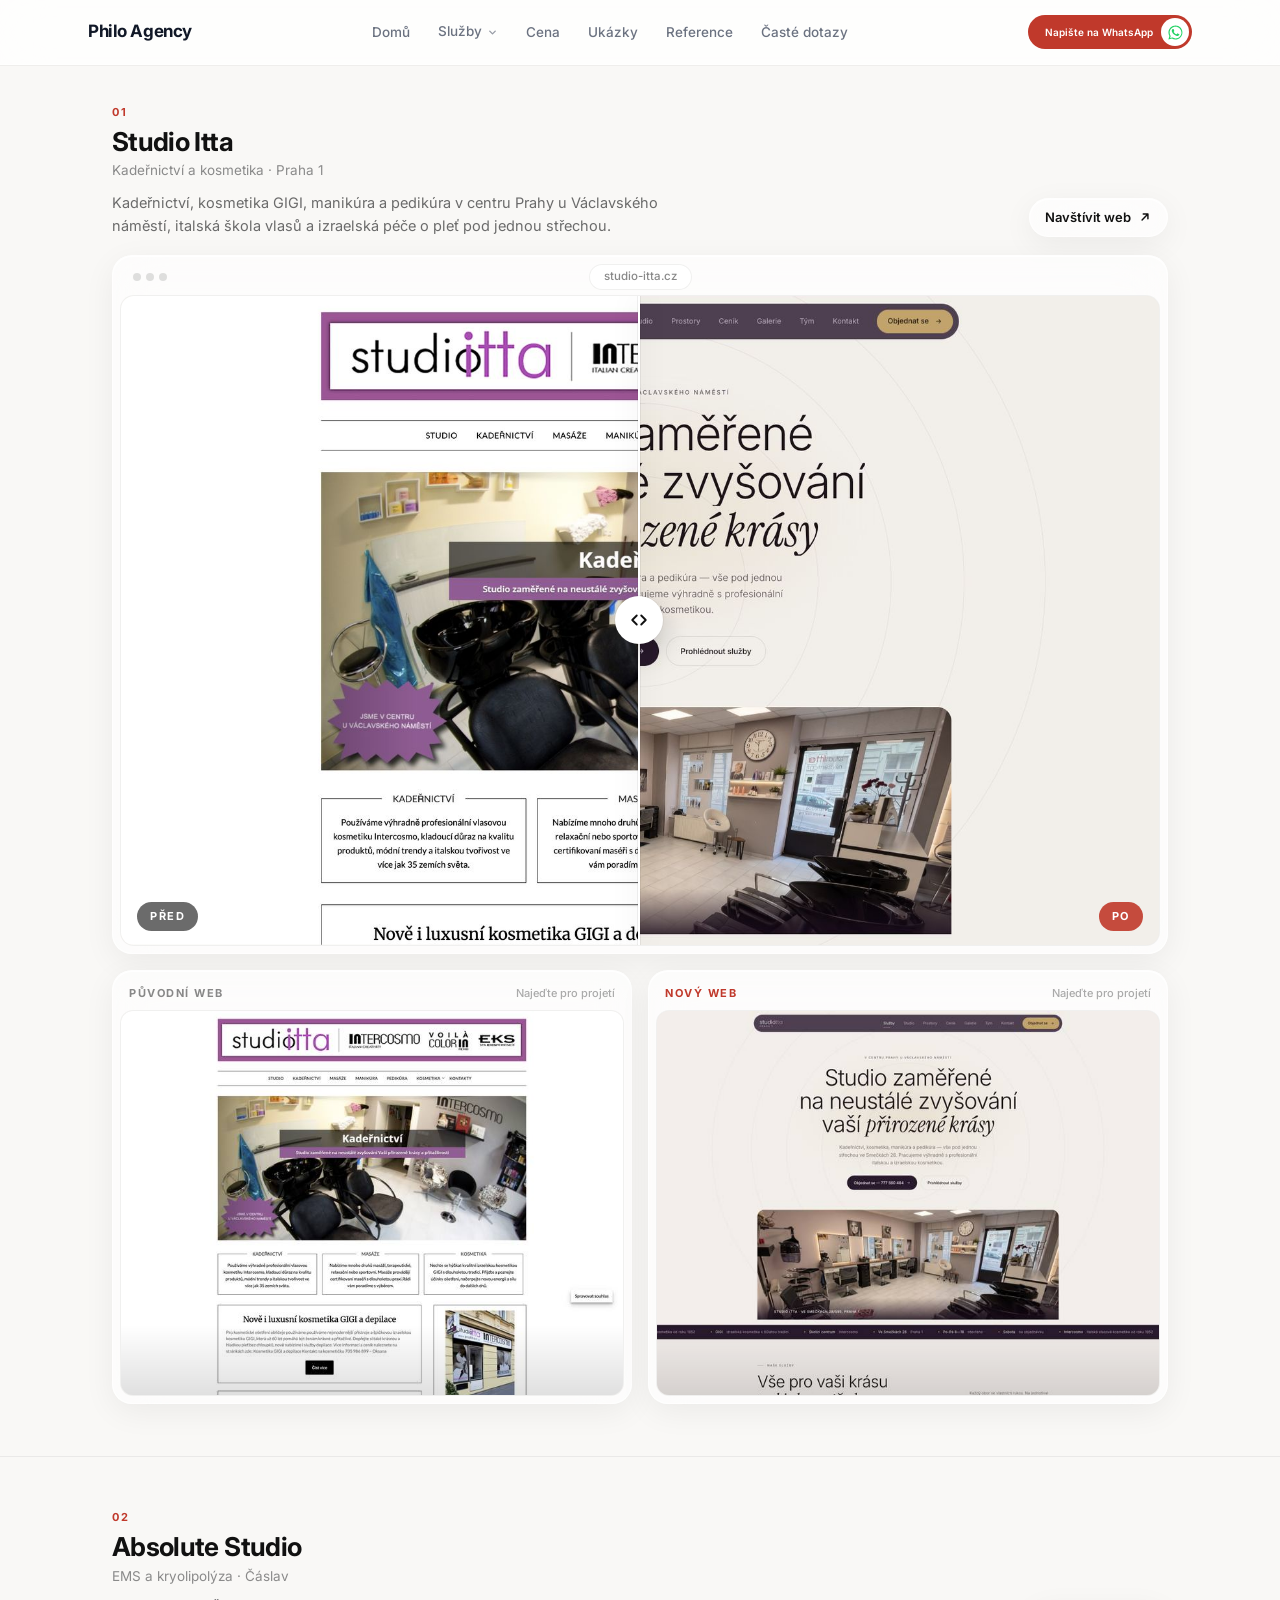
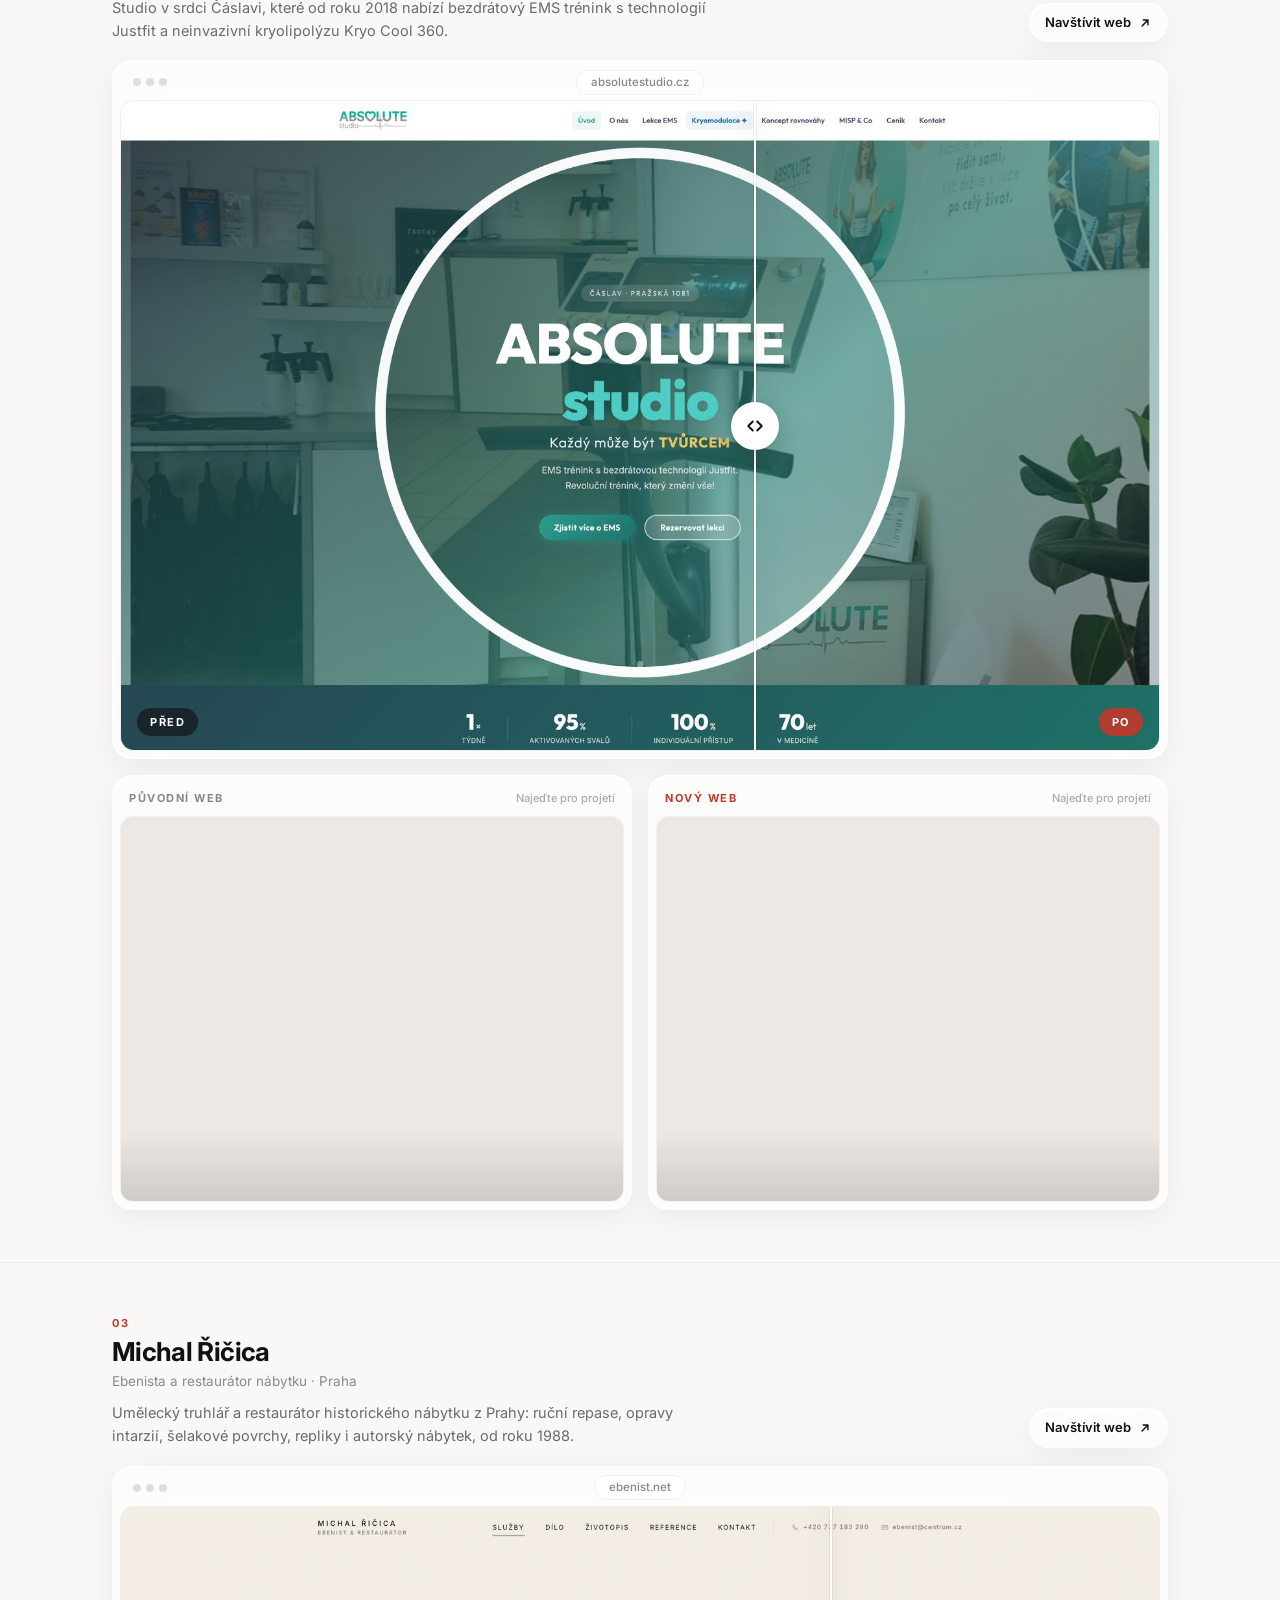
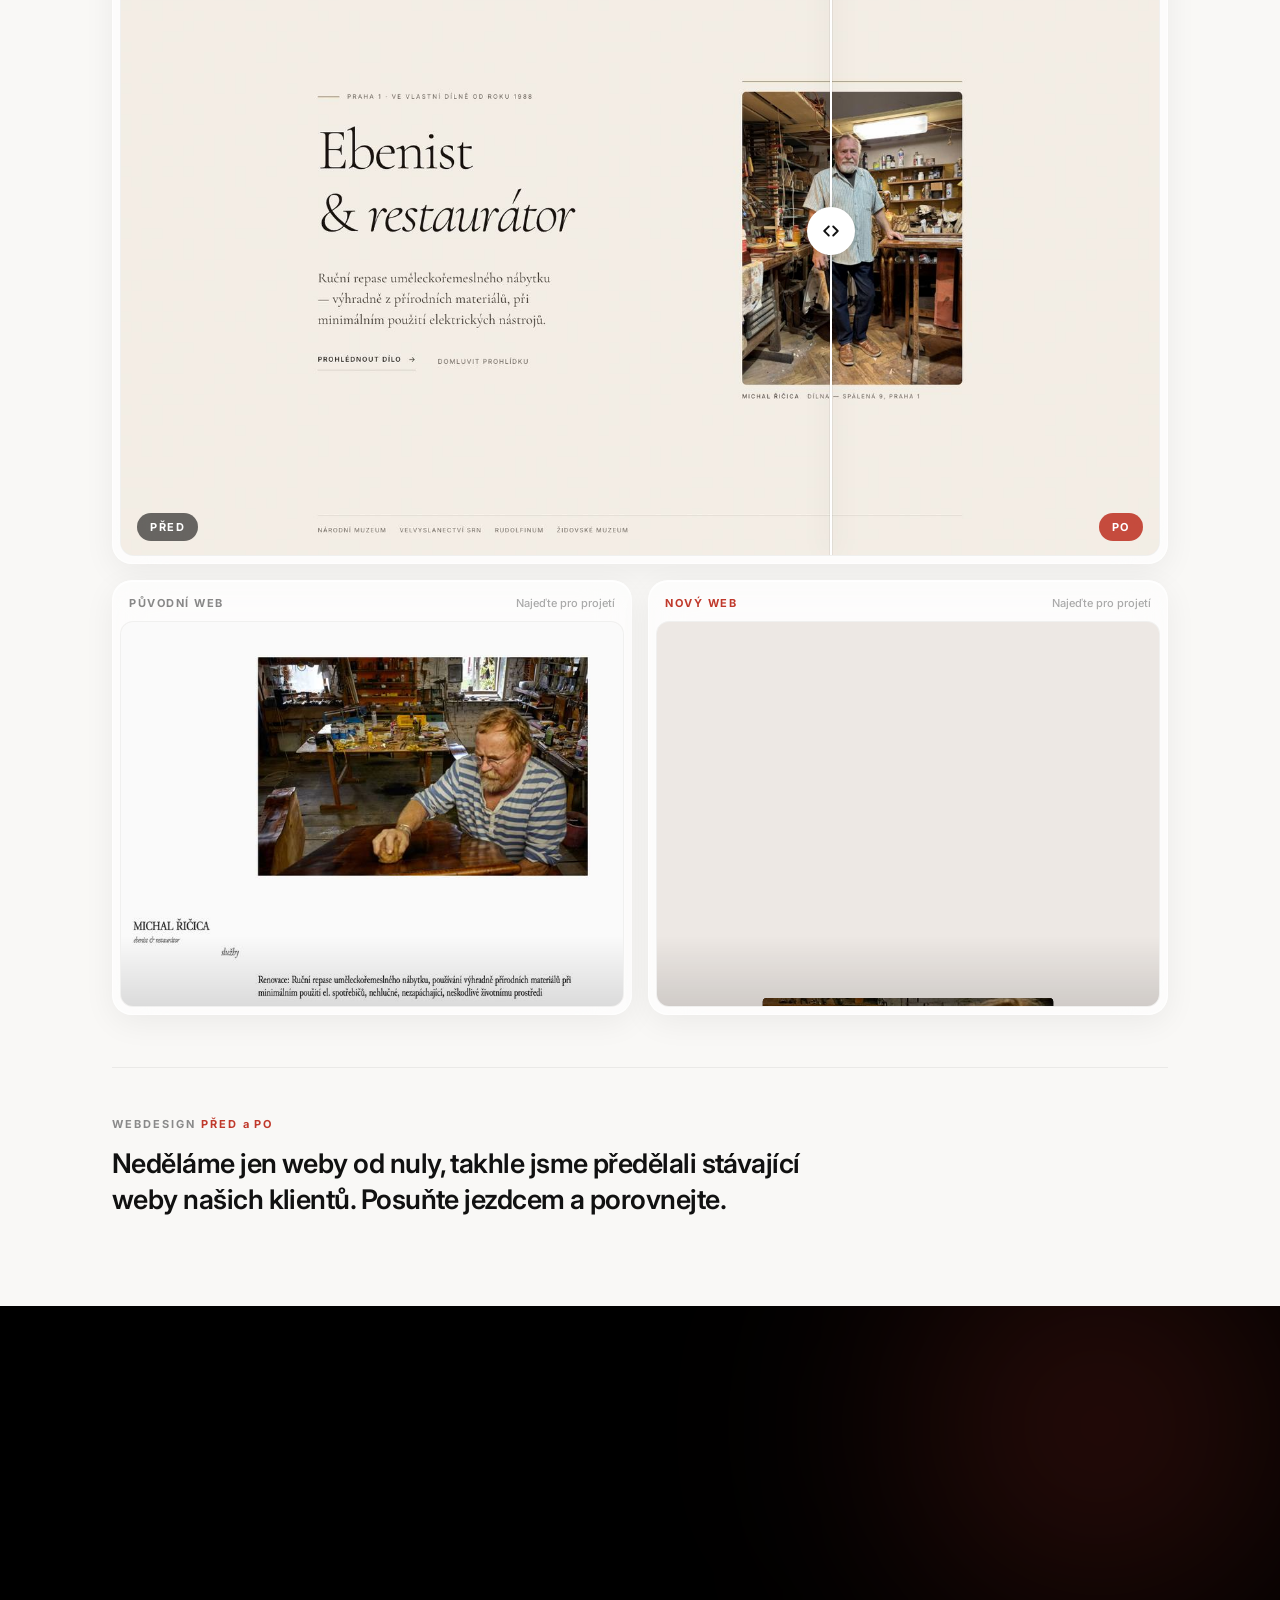
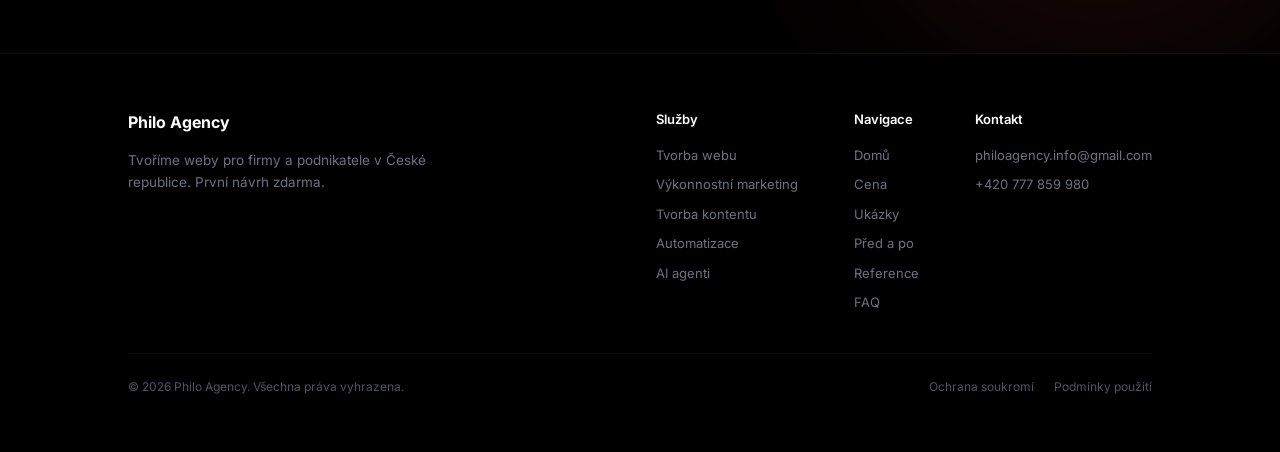
<file: webdesign.html>
<!DOCTYPE html>
<html lang="cs">

<head>
  <meta charset="UTF-8">
  <meta name="viewport" content="width=device-width, initial-scale=1.0">
  <title>Redesign webu: ukázky před a po | Philo Agency</title>
  <meta name="description" content="Neděláme jen weby od nuly. Podívejte se, jak jsme předělali weby Absolute Studio, Studio Itta a Michala Řičici, porovnání původního a nového webu.">
  <meta name="keywords" content="redesign webu, předělání webu, nový web, modernizace webu, webdesign před a po, Philo Agency">
  <meta name="author" content="Philo Agency">
  <meta name="robots" content="index, follow">
  <link rel="canonical" href="https://philoagency.com/webdesign">
  <meta property="og:type" content="website">
  <meta property="og:locale" content="cs_CZ">
  <meta property="og:site_name" content="Philo Agency">
  <meta property="og:title" content="Redesign webu: ukázky před a po | Philo Agency">
  <meta property="og:description" content="Neděláme jen weby od nuly. Podívejte se, jak jsme předělali weby našich klientů, porovnání původního a nového webu.">
  <meta property="og:url" content="https://philoagency.com/webdesign">
  <meta property="og:image" content="https://philoagency.com/img/og-image.jpg">
  <meta property="og:image:secure_url" content="https://philoagency.com/img/og-image.jpg">
  <meta property="og:image:type" content="image/jpeg">
  <meta property="og:image:width" content="1200">
  <meta property="og:image:height" content="630">
  <meta property="og:image:alt" content="Philo Agency: weby, marketing a obsah na míru">
  <meta name="twitter:card" content="summary_large_image">
  <meta name="twitter:image" content="https://philoagency.com/img/og-image.jpg">
  <meta name="twitter:title" content="Redesign webu: ukázky před a po | Philo Agency">
  <meta name="twitter:description" content="Neděláme jen weby od nuly. Podívejte se, jak jsme předělali weby našich klientů, porovnání původního a nového webu.">
  <link rel="icon" type="image/svg+xml" href="favicon.svg">
  <link rel="preconnect" href="https://fonts.googleapis.com">
  <link rel="preconnect" href="https://fonts.gstatic.com" crossorigin>
  <link href="https://fonts.googleapis.com/css2?family=inter:wght@100..900&display=swap" rel="stylesheet">
  <link rel="stylesheet" href="assets/philo-sub.css">
  <script src="assets/philo-sub.js"></script>
  <link rel="stylesheet" href="assets/tailwind.css">
  <style>
    /* ─── ÚVOD + PROJEKTY ─── */
    html {
      scroll-behavior: smooth;
    }

    .ba-wrap {
      max-width: 1056px;
      margin: 0 auto;
    }

    .ba-intro {
      padding-bottom: 88px;
    }

    .ba-intro .ba-wrap {
      padding-top: 48px;
      border-top: 1px solid rgba(0, 0, 0, 0.06);
    }

    .ba-eyebrow {
      margin-bottom: 14px;
      font-size: 11px;
      font-weight: 700;
      letter-spacing: 0.18em;
      text-transform: uppercase;
      color: #8a8a8a;
    }

    .ba-eyebrow span {
      color: #c0392b;
    }

    .ba-and {
      text-transform: none;
      letter-spacing: 0;
    }

    .ba-lead {
      max-width: 700px;
      font-size: clamp(21px, 2.5vw, 27px);
      font-weight: 600;
      letter-spacing: -0.02em;
      line-height: 1.32;
      color: #111;
    }

    .ba-section {
      padding-block: 52px;
      scroll-margin-top: 64px;
    }

    .ba-section + .ba-section {
      border-top: 1px solid rgba(0, 0, 0, 0.06);
    }

    /* stránka začíná rovnou první ukázkou — jen místo pro fixní navigaci */
    .ba-section:first-of-type {
      padding-top: 104px;
    }

    @media (max-width: 767px) {
      .ba-intro {
        padding-bottom: 64px;
      }

      .ba-section:first-of-type {
        padding-top: 88px;
      }

      .ba-lead {
        font-size: 19px;
      }

      .ba-section {
        padding-block: 40px;
      }
    }

    .ba-head {
      display: flex;
      align-items: flex-end;
      justify-content: space-between;
      gap: 20px;
      margin-bottom: 18px;
    }

    @media (max-width: 767px) {
      .ba-head {
        flex-direction: column;
        align-items: flex-start;
        gap: 12px;
      }
    }

    .ba-num {
      display: block;
      margin-bottom: 6px;
      font-size: 11px;
      font-weight: 700;
      letter-spacing: 0.18em;
      color: #c0392b;
    }

    .ba-title {
      font-size: clamp(22px, 2.4vw, 26px);
      font-weight: 700;
      letter-spacing: -0.025em;
      line-height: 1.15;
      color: #111;
    }

    .ba-cat {
      margin-top: 4px;
      font-size: 13.5px;
      color: #8a8a8a;
    }

    .ba-desc {
      max-width: 600px;
      margin-top: 10px;
      font-size: 14.5px;
      line-height: 1.6;
      color: #6b6b6b;
    }

    .ba-visit {
      display: inline-flex;
      align-items: center;
      gap: 7px;
      flex-shrink: 0;
      padding: 9px 15px;
      border-radius: 999px;
      font-size: 13px;
      font-weight: 600;
      color: #111;
      text-decoration: none;
      transition: transform 0.4s cubic-bezier(0.22, 1, 0.36, 1), box-shadow 0.4s ease, color 0.3s ease;
    }

    .ba-visit:hover {
      color: #c0392b;
      transform: translateY(-2px);
      box-shadow: 0 14px 32px rgba(0, 0, 0, 0.08), inset 0 1px 0 rgba(255, 255, 255, 0.95);
    }

    .ba-visit svg {
      transition: transform 0.4s cubic-bezier(0.22, 1, 0.36, 1);
    }

    .ba-visit:hover svg {
      transform: translate(2px, -2px);
    }

    /* ─── OKNO PROHLÍŽEČE ─── */
    .ba-card {
      padding: 8px;
      border-radius: 20px;
    }

    .ba-bar {
      display: grid;
      grid-template-columns: 1fr auto 1fr;
      align-items: center;
      height: 26px;
      padding: 0 12px;
      margin-bottom: 6px;
    }

    .ba-dots {
      display: flex;
      gap: 5px;
    }

    .ba-dots i {
      width: 8px;
      height: 8px;
      border-radius: 50%;
      background: rgba(0, 0, 0, 0.12);
    }

    .ba-url {
      display: inline-flex;
      align-items: center;
      gap: 6px;
      padding: 3px 14px;
      border-radius: 999px;
      background: #fff;
      box-shadow: 0 0 0 1px rgba(0, 0, 0, 0.05);
      font-size: 11.5px;
      font-weight: 500;
      color: #888;
    }

    /* ─── POROVNÁVACÍ JEZDEC ─── */
    .ba-compare {
      --pos: 50%;
      position: relative;
      aspect-ratio: 16 / 10;
      overflow: hidden;
      border-radius: 13px;
      background: #ede8e4;
      cursor: ew-resize;
      user-select: none;
      -webkit-user-select: none;
      touch-action: pan-y;
      box-shadow: 0 0 0 1px rgba(0, 0, 0, 0.05);
    }

    .ba-img {
      position: absolute;
      inset: 0;
      width: 100%;
      height: 100%;
      object-fit: cover;
      object-position: top;
      pointer-events: none;
      -webkit-user-drag: none;
    }

    .ba-before {
      position: absolute;
      inset: 0;
      clip-path: inset(0 calc(100% - var(--pos)) 0 0);
    }

    .ba-label {
      position: absolute;
      bottom: 14px;
      z-index: 2;
      padding: 6px 13px;
      border-radius: 999px;
      font-size: 11px;
      font-weight: 700;
      letter-spacing: 0.14em;
      text-transform: uppercase;
      color: #fff;
      -webkit-backdrop-filter: blur(8px);
      backdrop-filter: blur(8px);
      pointer-events: none;
    }

    .ba-label--before {
      left: 16px;
      background: rgba(17, 17, 17, 0.62);
    }

    .ba-label--after {
      right: 16px;
      background: rgba(192, 57, 43, 0.9);
    }

    .ba-handle {
      position: absolute;
      top: 0;
      bottom: 0;
      left: var(--pos);
      z-index: 3;
      width: 2px;
      margin-left: -1px;
      background: #fff;
      box-shadow: 0 0 0 1px rgba(0, 0, 0, 0.06), 0 0 24px rgba(0, 0, 0, 0.25);
      pointer-events: none;
    }

    .ba-knob {
      position: absolute;
      top: 50%;
      left: 50%;
      display: grid;
      place-items: center;
      width: 48px;
      height: 48px;
      border-radius: 50%;
      background: #fff;
      color: #111;
      box-shadow: 0 10px 30px rgba(0, 0, 0, 0.22), 0 0 0 1px rgba(0, 0, 0, 0.04);
      transform: translate(-50%, -50%);
      transition: transform 0.35s cubic-bezier(0.22, 1, 0.36, 1), color 0.3s ease;
    }

    .ba-compare:hover .ba-knob,
    .ba-compare.is-dragging .ba-knob {
      color: #c0392b;
      transform: translate(-50%, -50%) scale(1.08);
    }

    .ba-range {
      position: absolute;
      width: 1px;
      height: 1px;
      opacity: 0;
      pointer-events: none;
    }

    .ba-compare:has(.ba-range:focus-visible) .ba-knob {
      outline: 2px solid #c0392b;
      outline-offset: 3px;
    }

    @media (max-width: 767px) {
      .ba-card {
        padding: 6px;
        border-radius: 18px;
      }

      .ba-bar {
        height: 22px;
        margin-bottom: 6px;
        padding: 0 8px;
      }

      .ba-dots i {
        width: 6px;
        height: 6px;
      }

      .ba-url {
        font-size: 10px;
        padding: 2px 10px;
      }

      .ba-compare {
        border-radius: 12px;
      }

      .ba-label {
        bottom: 9px;
        padding: 4px 9px;
        font-size: 9.5px;
      }

      .ba-label--before {
        left: 10px;
      }

      .ba-label--after {
        right: 10px;
      }

      .ba-knob {
        width: 38px;
        height: 38px;
      }
    }

    /* ─── CELÉ STRÁNKY ─── */
    .ba-pages {
      display: grid;
      grid-template-columns: repeat(2, minmax(0, 1fr));
      gap: 16px;
      margin-top: 16px;
    }

    .ba-page {
      --frame-h: 384px;
      margin: 0;
      padding: 8px;
      border-radius: 20px;
      cursor: pointer;
    }

    .ba-page figcaption {
      display: flex;
      align-items: center;
      justify-content: space-between;
      gap: 10px;
      padding: 6px 8px 10px;
      font-size: 11px;
      font-weight: 700;
      letter-spacing: 0.14em;
      text-transform: uppercase;
      color: #888;
    }

    .ba-page--after figcaption {
      color: #c0392b;
    }

    .ba-hint {
      font-size: 11px;
      font-weight: 500;
      letter-spacing: 0;
      text-transform: none;
      color: #aaa;
    }

    .ba-scroll {
      position: relative;
      height: var(--frame-h);
      overflow: hidden;
      border-radius: 12px;
      background: #ede8e4;
      box-shadow: 0 0 0 1px rgba(0, 0, 0, 0.05);
    }

    /* Stránka se při najetí plynule projede shora dolů (délka podle výšky) */
    .ba-scroll > img {
      display: block;
      width: 100%;
      height: auto;
      transform: translateY(0);
      transition: transform 1.2s cubic-bezier(0.22, 1, 0.36, 1);
      will-change: transform;
    }

    .ba-page:hover .ba-scroll > img,
    .ba-page.is-playing .ba-scroll > img {
      transform: translateY(calc(-100% + var(--frame-h)));
      transition: transform var(--dur, 8s) cubic-bezier(0.45, 0, 0.55, 1);
    }

    .ba-scroll::after {
      content: '';
      position: absolute;
      left: 0;
      right: 0;
      bottom: 0;
      height: 70px;
      background: linear-gradient(to top, rgba(0, 0, 0, 0.12), transparent);
      pointer-events: none;
      transition: opacity 0.4s ease;
    }

    .ba-page:hover .ba-scroll::after,
    .ba-page.is-playing .ba-scroll::after {
      opacity: 0;
    }

    @media (max-width: 767px) {
      .ba-pages {
        gap: 10px;
      }

      .ba-page {
        --frame-h: 288px;
        padding: 5px;
        border-radius: 14px;
      }

      .ba-page figcaption {
        flex-direction: column;
        align-items: flex-start;
        gap: 2px;
        padding: 4px 4px 8px;
        font-size: 9.5px;
      }

      .ba-hint {
        font-size: 10px;
      }

      .ba-scroll {
        border-radius: 9px;
      }
    }

    /* ─── ŽIVÝ ÚSEK ebenist.net: fotka se při projetí otevře z rámečku přes celou šířku.
       --p (0 → 1) počítá JS stejně jako skutečný web; clip, přiblížení i závoj jsou jeho. */
    .ba-shot {
      --p: 0;
      position: absolute;
      top: 0;
      left: 0;
      right: 0;
      height: 0;
      pointer-events: none;
    }

    .ba-shot-frame {
      position: absolute;
      inset: 0;
      overflow: hidden;
      background: #1e1713;
      clip-path: inset(calc((1 - var(--p)) * 17%) calc((1 - var(--p)) * 22%) calc((1 - var(--p)) * 17%) calc((1 - var(--p)) * 22%) round calc((1 - var(--p)) * 4px));
    }

    .ba-shot-frame img {
      display: block;
      width: 100%;
      height: 100%;
      object-fit: cover;
      object-position: 60% 50%;
      transform: translateX(calc(-14% * (1 - var(--p)))) scale(calc(1 + 0.28 * (1 - var(--p))));
    }

    .ba-shot-veil {
      position: absolute;
      inset: 0;
      background: linear-gradient(180deg, rgba(20, 15, 12, 0) 55%, rgba(20, 15, 12, 0.62) 100%);
      opacity: var(--p);
    }

    @media (prefers-reduced-motion: reduce) {
      .ba-scroll > img {
        transition: none !important;
      }
    }
  </style>
</head>

<body class="overflow-x-hidden" style="background:#f9f8f6">

  <!-- ───── NAV ───── -->
  <nav class="glass-nav fixed top-0 left-0 right-0 z-50">
    <div class="max-w-6xl mx-auto px-6 h-16 flex items-center justify-between">
      <a href="/" class="flex items-center gap-2">
        <span class="font-bold text-[17px] text-gray-900 tracking-tight">Philo Agency</span>
      </a>
      <div class="hidden md:flex items-center gap-7">
        <a href="/"
          class="text-[13.5px] text-gray-500 hover:text-gray-900 font-medium transition-colors" data-i18n="nav-home">Domů</a>

        <!-- Služby — rozbalovací menu -->
        <div class="nav-drop" id="nav-drop">
          <button class="nav-drop-trigger" id="nav-drop-trigger" aria-haspopup="true" aria-expanded="false">
            <span data-i18n="nav-services">Služby</span>
            <svg class="nav-drop-caret" xmlns="http://www.w3.org/2000/svg" width="11" height="11" viewBox="0 0 24 24"
              fill="none" stroke="currentColor" stroke-width="3" stroke-linecap="round" stroke-linejoin="round">
              <path d="m6 9 6 6 6-6" />
            </svg>
          </button>
          <div class="nav-drop-panel" role="menu">
            <a class="nav-drop-item" style="--d:.04s" href="/sluzby/tvorba-webu" role="menuitem">
              <span class="nav-drop-ico"><svg xmlns="http://www.w3.org/2000/svg" width="18" height="18" viewBox="0 0 24 24" fill="none" stroke="currentColor" stroke-width="1.8" stroke-linecap="round" stroke-linejoin="round"><rect width="20" height="14" x="2" y="3" rx="2"/><path d="M8 21h8M12 17v4"/></svg></span>
              <span>
                <span class="nav-drop-title" data-i18n="nd-web-t">Tvorba webu</span>
                <span class="nav-drop-desc" data-i18n="nd-web-d">Weby na míru, první návrh zdarma</span>
              </span>
              <svg class="nav-drop-arrow" xmlns="http://www.w3.org/2000/svg" width="15" height="15" viewBox="0 0 24 24" fill="none" stroke="currentColor" stroke-width="2.4" stroke-linecap="round" stroke-linejoin="round"><path d="M5 12h14M13 6l6 6-6 6"/></svg>
            </a>
            <a class="nav-drop-item" style="--d:.085s" href="/sluzby/vykonnostni-marketing" role="menuitem">
              <span class="nav-drop-ico"><svg xmlns="http://www.w3.org/2000/svg" width="18" height="18" viewBox="0 0 24 24" fill="none" stroke="currentColor" stroke-width="1.8" stroke-linecap="round" stroke-linejoin="round"><polyline points="22 7 13.5 15.5 8.5 10.5 2 17"/><polyline points="16 7 22 7 22 13"/></svg></span>
              <span>
                <span class="nav-drop-title" data-i18n="nd-mkt-t">Výkonnostní marketing</span>
                <span class="nav-drop-desc" data-i18n="nd-mkt-d">Meta Ads kampaně zaměřené na tržby</span>
              </span>
              <svg class="nav-drop-arrow" xmlns="http://www.w3.org/2000/svg" width="15" height="15" viewBox="0 0 24 24" fill="none" stroke="currentColor" stroke-width="2.4" stroke-linecap="round" stroke-linejoin="round"><path d="M5 12h14M13 6l6 6-6 6"/></svg>
            </a>
            <a class="nav-drop-item" style="--d:.13s" href="/sluzby/tvorba-kontentu" role="menuitem">
              <span class="nav-drop-ico"><svg xmlns="http://www.w3.org/2000/svg" width="18" height="18" viewBox="0 0 24 24" fill="none" stroke="currentColor" stroke-width="1.8" stroke-linecap="round" stroke-linejoin="round"><path d="m22 8-6 4 6 4V8Z"/><rect width="14" height="12" x="2" y="6" rx="2"/></svg></span>
              <span>
                <span class="nav-drop-title" data-i18n="nd-con-t">Tvorba kontentu</span>
                <span class="nav-drop-desc" data-i18n="nd-con-d">Foto, video a texty pro sociální sítě</span>
              </span>
              <svg class="nav-drop-arrow" xmlns="http://www.w3.org/2000/svg" width="15" height="15" viewBox="0 0 24 24" fill="none" stroke="currentColor" stroke-width="2.4" stroke-linecap="round" stroke-linejoin="round"><path d="M5 12h14M13 6l6 6-6 6"/></svg>
            </a>
            <a class="nav-drop-item" style="--d:.175s" href="/sluzby/automatizace" role="menuitem">
              <span class="nav-drop-ico"><svg xmlns="http://www.w3.org/2000/svg" width="18" height="18" viewBox="0 0 24 24" fill="none" stroke="currentColor" stroke-width="1.8" stroke-linecap="round" stroke-linejoin="round"><path d="M13 2 3 14h9l-1 8 10-12h-9l1-8Z"/></svg></span>
              <span>
                <span class="nav-drop-title" data-i18n="nd-aut-t">Automatizace</span>
                <span class="nav-drop-desc" data-i18n="nd-aut-d">Propojíme nástroje, procesy běží samy</span>
              </span>
              <svg class="nav-drop-arrow" xmlns="http://www.w3.org/2000/svg" width="15" height="15" viewBox="0 0 24 24" fill="none" stroke="currentColor" stroke-width="2.4" stroke-linecap="round" stroke-linejoin="round"><path d="M5 12h14M13 6l6 6-6 6"/></svg>
            </a>
            <a class="nav-drop-item" style="--d:.22s" href="/sluzby/ai-agenti" role="menuitem">
              <span class="nav-drop-ico"><svg xmlns="http://www.w3.org/2000/svg" width="18" height="18" viewBox="0 0 24 24" fill="none" stroke="currentColor" stroke-width="1.8" stroke-linecap="round" stroke-linejoin="round"><path d="M12 8V4H8"/><rect width="16" height="12" x="4" y="8" rx="2"/><path d="M2 14h2M20 14h2M15 13v2M9 13v2"/></svg></span>
              <span>
                <span class="nav-drop-title" data-i18n="nd-ai-t">AI agenti</span>
                <span class="nav-drop-desc" data-i18n="nd-ai-d">Agenti pro podporu, prodej i obsah</span>
              </span>
              <svg class="nav-drop-arrow" xmlns="http://www.w3.org/2000/svg" width="15" height="15" viewBox="0 0 24 24" fill="none" stroke="currentColor" stroke-width="2.4" stroke-linecap="round" stroke-linejoin="round"><path d="M5 12h14M13 6l6 6-6 6"/></svg>
            </a>
            <div class="nav-drop-foot">
              <span data-i18n="nd-foot">Nevíte, co potřebujete?</span>
              <a href="/#kontakt" data-i18n="nd-foot-cta">Ozvěte se nám →</a>
            </div>
          </div>
        </div>

        <a href="/#cena"
          class="text-[13.5px] text-gray-500 hover:text-gray-900 font-medium transition-colors" data-i18n="nav-price">Cena</a>
        <a href="/#ukazky"
          class="text-[13.5px] text-gray-500 hover:text-gray-900 font-medium transition-colors" data-i18n="nav-showcase">Ukázky</a>
        <a href="/#referencie"
          class="text-[13.5px] text-gray-500 hover:text-gray-900 font-medium transition-colors" data-i18n="nav-ref">Reference</a>
        <a href="/#faq"
          class="text-[13.5px] text-gray-500 hover:text-gray-900 font-medium transition-colors" data-i18n="nav-faq">Časté dotazy</a>
      </div>
      <div class="flex items-center gap-3">
        <a class="btn-dark btn-nav btn-wa" target="_blank" rel="noopener" aria-label="WhatsApp" data-wa
          href="https://wa.me/420777859980?text=Dobr%C3%BD%20den%2C%20m%C3%A1m%20z%C3%A1jem%20o%20spolupr%C3%A1ci%20s%20Philo%20Agency.%20M%C5%AF%C5%BEeme%20se%20domluvit%20na%20kr%C3%A1tk%C3%A9m%20hovoru%3F">
          <span class="btn-text" data-i18n="nav-wa">Napište na WhatsApp</span>
          <span class="wa-badge"><small data-i18n="nav-wa-pre">Napište na</small><strong>WhatsApp</strong></span>
          <div class="btn-icon"><svg xmlns="http://www.w3.org/2000/svg" width="15" height="15" viewBox="0 0 24 24" fill="currentColor" aria-hidden="true"><path d="M17.47 14.38c-.3-.15-1.76-.87-2.03-.97-.27-.1-.47-.15-.67.15-.2.3-.77.97-.94 1.17-.17.2-.35.22-.64.07-.3-.15-1.26-.46-2.4-1.48-.89-.79-1.49-1.77-1.66-2.07-.17-.3-.02-.46.13-.61.13-.13.3-.35.45-.52.15-.17.2-.3.3-.5.1-.2.05-.37-.02-.52-.08-.15-.67-1.61-.92-2.21-.24-.58-.49-.5-.67-.51h-.57c-.2 0-.52.07-.79.37-.27.3-1.04 1.02-1.04 2.48 0 1.46 1.07 2.88 1.21 3.07.15.2 2.1 3.2 5.08 4.49.71.31 1.26.49 1.7.63.71.22 1.36.19 1.87.12.57-.09 1.76-.72 2.01-1.41.25-.7.25-1.29.17-1.41-.07-.13-.27-.2-.57-.35M12.05 21.5h-.01a9.4 9.4 0 0 1-4.79-1.31l-.34-.2-3.56.93.95-3.47-.22-.36a9.4 9.4 0 0 1-1.44-5.01c0-5.2 4.23-9.43 9.44-9.43 2.52 0 4.89.98 6.67 2.77a9.37 9.37 0 0 1 2.76 6.67c0 5.2-4.24 9.43-9.44 9.43m8.03-17.46A11.28 11.28 0 0 0 12.05.72C5.8.72.7 5.8.7 12.06c0 2 .52 3.95 1.52 5.67L.6 23.28l5.68-1.49a11.3 11.3 0 0 0 5.42 1.38h.01c6.25 0 11.34-5.09 11.35-11.35 0-3.03-1.18-5.88-3.32-8.02"/></svg></div>
        </a>
        <button class="hamburger-btn md:hidden" id="hamburger-btn" aria-label="Menu">
          <span></span><span></span><span></span>
        </button>
      </div>
    </div>
  </nav>

  <!-- ───── MOBILNÍ MENU ───── -->
  <div class="mobile-menu md:hidden" id="mobile-menu">
    <div class="mobile-menu-inner">
      <a href="/" class="mobile-nav-link" data-i18n="nav-home">Domů</a>
      <div class="mobile-sub open" id="mobile-sub">
        <button class="mobile-sub-toggle" id="mobile-sub-toggle" aria-expanded="true">
          <span data-i18n="nav-services">Služby</span>
          <svg xmlns="http://www.w3.org/2000/svg" width="16" height="16" viewBox="0 0 24 24" fill="none"
            stroke="currentColor" stroke-width="2.5" stroke-linecap="round" stroke-linejoin="round">
            <path d="m6 9 6 6 6-6" />
          </svg>
        </button>
        <div class="mobile-sub-list">
          <a href="/sluzby/tvorba-webu" class="mobile-sub-link" data-i18n="nd-web-t">Tvorba webu</a>
          <a href="/sluzby/vykonnostni-marketing" class="mobile-sub-link" data-i18n="nd-mkt-t">Výkonnostní marketing</a>
          <a href="/sluzby/tvorba-kontentu" class="mobile-sub-link" data-i18n="nd-con-t">Tvorba kontentu</a>
          <a href="/sluzby/automatizace" class="mobile-sub-link" data-i18n="nd-aut-t">Automatizace</a>
          <a href="/sluzby/ai-agenti" class="mobile-sub-link" data-i18n="nd-ai-t">AI agenti</a>
        </div>
      </div>
      <a href="/#cena" class="mobile-nav-link" data-i18n="nav-price">Cena</a>
      <a href="/#ukazky" class="mobile-nav-link" data-i18n="nav-showcase">Ukázky</a>
      <a href="/#referencie" class="mobile-nav-link" data-i18n="nav-ref">Reference</a>
      <a href="/#faq" class="mobile-nav-link" data-i18n="nav-faq">Časté dotazy</a>
      <a href="/#kontakt" class="btn-dark mt-5" style="width:100%;justify-content:center">
        <span class="btn-text" data-i18n="nav-cta">Kontaktujte nás</span>
        <div class="btn-icon"><svg xmlns="http://www.w3.org/2000/svg" width="14" height="14" viewBox="0 0 24 24" fill="none" stroke="currentColor" stroke-width="2.5" stroke-linecap="round" stroke-linejoin="round"><path d="M7 7h10v10"/><path d="M7 17 17 7"/></svg></div>
      </a>
    </div>
  </div>

  <!-- ───── 01 STUDIO ITTA ───── -->
  <section class="ba-section px-6" id="studio-itta">
    <div class="ba-wrap">
      <div class="ba-head reveal">
        <div>
          <span class="ba-num">01</span>
          <h2 class="ba-title">Studio Itta</h2>
          <p class="ba-cat" data-i18n="itta-cat">Kadeřnictví a kosmetika · Praha 1</p>
          <p class="ba-desc" data-i18n="itta-desc">Kadeřnictví, kosmetika GIGI, manikúra a pedikúra v centru Prahy u Václavského náměstí, italská škola vlasů a izraelská péče o pleť pod jednou střechou.</p>
        </div>
        <a class="ba-visit glass" href="https://studio-itta.cz/" target="_blank" rel="noopener">
          <span data-i18n="visit">Navštívit web</span>
          <svg width="14" height="14" viewBox="0 0 24 24" fill="none" stroke="currentColor" stroke-width="2.5" stroke-linecap="round" stroke-linejoin="round" aria-hidden="true"><path d="M7 17 17 7M9 7h8v8" /></svg>
        </a>
      </div>

      <div class="ba-card glass reveal">
        <div class="ba-bar" aria-hidden="true">
          <span class="ba-dots"><i></i><i></i><i></i></span>
          <span class="ba-url">studio-itta.cz</span>
        </div>
        <div class="ba-compare" data-compare>
          <img class="ba-img" src="img/pred-po/itta-po.jpg" alt="Studio Itta: nový web" width="1600" height="1000" loading="lazy" decoding="async">
          <div class="ba-before">
            <img class="ba-img" src="img/pred-po/itta-pred.jpg" alt="Studio Itta: původní web" width="1600" height="1000" loading="lazy" decoding="async">
          </div>
          <span class="ba-label ba-label--before" data-i18n="before">Před</span>
          <span class="ba-label ba-label--after" data-i18n="after">Po</span>
          <div class="ba-handle" aria-hidden="true">
            <span class="ba-knob"><svg width="18" height="18" viewBox="0 0 24 24" fill="none" stroke="currentColor" stroke-width="2.5" stroke-linecap="round" stroke-linejoin="round"><path d="m9 6-6 6 6 6M15 6l6 6-6 6" /></svg></span>
          </div>
          <input class="ba-range" type="range" min="0" max="100" value="50" aria-label="Porovnání původního a nového webu Studio Itta">
        </div>
      </div>

      <div class="ba-pages">
        <figure class="ba-page glass reveal">
          <figcaption><span data-i18n="orig">Původní web</span> <span class="ba-hint">Celá stránka</span></figcaption>
          <div class="ba-scroll"><img src="img/pred-po/itta-pred-full.jpg" alt="Studio Itta: původní web, celá stránka" width="720" loading="lazy" decoding="async"></div>
        </figure>
        <figure class="ba-page ba-page--after glass reveal">
          <figcaption><span data-i18n="new">Nový web</span> <span class="ba-hint">Celá stránka</span></figcaption>
          <div class="ba-scroll"><img src="img/pred-po/itta-po-full.jpg" alt="Studio Itta: nový web, celá stránka" width="720" loading="lazy" decoding="async"></div>
        </figure>
      </div>
    </div>
  </section>

  <!-- ───── 02 ABSOLUTE STUDIO ───── -->
  <section class="ba-section px-6" id="absolute-studio">
    <div class="ba-wrap">
      <div class="ba-head reveal">
        <div>
          <span class="ba-num">02</span>
          <h2 class="ba-title">Absolute Studio</h2>
          <p class="ba-cat" data-i18n="abs-cat">EMS a kryolipolýza · Čáslav</p>
          <p class="ba-desc" data-i18n="abs-desc">Studio v srdci Čáslavi, které od roku 2018 nabízí bezdrátový EMS trénink s technologií Justfit a neinvazivní kryolipolýzu Kryo Cool 360.</p>
        </div>
        <a class="ba-visit glass" href="https://www.absolutestudio.cz/" target="_blank" rel="noopener">
          <span data-i18n="visit">Navštívit web</span>
          <svg width="14" height="14" viewBox="0 0 24 24" fill="none" stroke="currentColor" stroke-width="2.5" stroke-linecap="round" stroke-linejoin="round" aria-hidden="true"><path d="M7 17 17 7M9 7h8v8" /></svg>
        </a>
      </div>

      <div class="ba-card glass reveal">
        <div class="ba-bar" aria-hidden="true">
          <span class="ba-dots"><i></i><i></i><i></i></span>
          <span class="ba-url">absolutestudio.cz</span>
        </div>
        <div class="ba-compare" data-compare>
          <img class="ba-img" src="img/pred-po/absolute-po.jpg" alt="Absolute Studio: nový web" width="1600" height="1000" loading="lazy" decoding="async">
          <div class="ba-before">
            <img class="ba-img" src="img/pred-po/absolute-pred.jpg" alt="Absolute Studio: původní web" width="1600" height="1000" loading="lazy" decoding="async">
          </div>
          <span class="ba-label ba-label--before" data-i18n="before">Před</span>
          <span class="ba-label ba-label--after" data-i18n="after">Po</span>
          <div class="ba-handle" aria-hidden="true">
            <span class="ba-knob"><svg width="18" height="18" viewBox="0 0 24 24" fill="none" stroke="currentColor" stroke-width="2.5" stroke-linecap="round" stroke-linejoin="round"><path d="m9 6-6 6 6 6M15 6l6 6-6 6" /></svg></span>
          </div>
          <input class="ba-range" type="range" min="0" max="100" value="50" aria-label="Porovnání původního a nového webu Absolute Studio">
        </div>
      </div>

      <div class="ba-pages">
        <figure class="ba-page glass reveal">
          <figcaption><span data-i18n="orig">Původní web</span> <span class="ba-hint">Celá stránka</span></figcaption>
          <div class="ba-scroll"><img src="img/pred-po/absolute-pred-full.jpg" alt="Absolute Studio: původní web, celá stránka" width="720" loading="lazy" decoding="async"></div>
        </figure>
        <figure class="ba-page ba-page--after glass reveal">
          <figcaption><span data-i18n="new">Nový web</span> <span class="ba-hint">Celá stránka</span></figcaption>
          <div class="ba-scroll"><img src="img/pred-po/absolute-po-full.jpg" alt="Absolute Studio: nový web, celá stránka" width="720" loading="lazy" decoding="async"></div>
        </figure>
      </div>
    </div>
  </section>

  <!-- ───── 03 MICHAL ŘIČICA ───── -->
  <section class="ba-section px-6" id="michal-ricica">
    <div class="ba-wrap">
      <div class="ba-head reveal">
        <div>
          <span class="ba-num">03</span>
          <h2 class="ba-title">Michal Řičica</h2>
          <p class="ba-cat" data-i18n="ric-cat">Ebenista a restaurátor nábytku · Praha</p>
          <p class="ba-desc" data-i18n="ric-desc">Umělecký truhlář a restaurátor historického nábytku z Prahy: ruční repase, opravy intarzií, šelakové povrchy, repliky i autorský nábytek, od roku 1988.</p>
        </div>
        <a class="ba-visit glass" href="https://ebenist.net/" target="_blank" rel="noopener">
          <span data-i18n="visit">Navštívit web</span>
          <svg width="14" height="14" viewBox="0 0 24 24" fill="none" stroke="currentColor" stroke-width="2.5" stroke-linecap="round" stroke-linejoin="round" aria-hidden="true"><path d="M7 17 17 7M9 7h8v8" /></svg>
        </a>
      </div>

      <div class="ba-card glass reveal">
        <div class="ba-bar" aria-hidden="true">
          <span class="ba-dots"><i></i><i></i><i></i></span>
          <span class="ba-url">ebenist.net</span>
        </div>
        <div class="ba-compare" data-compare>
          <img class="ba-img" src="img/pred-po/ricica-po.jpg" alt="Michal Řičica: nový web" width="1600" height="1000" loading="lazy" decoding="async">
          <div class="ba-before">
            <img class="ba-img" src="img/pred-po/ricica-pred.jpg" alt="Michal Řičica: původní web" width="1600" height="1000" loading="lazy" decoding="async">
          </div>
          <span class="ba-label ba-label--before" data-i18n="before">Před</span>
          <span class="ba-label ba-label--after" data-i18n="after">Po</span>
          <div class="ba-handle" aria-hidden="true">
            <span class="ba-knob"><svg width="18" height="18" viewBox="0 0 24 24" fill="none" stroke="currentColor" stroke-width="2.5" stroke-linecap="round" stroke-linejoin="round"><path d="m9 6-6 6 6 6M15 6l6 6-6 6" /></svg></span>
          </div>
          <input class="ba-range" type="range" min="0" max="100" value="50" aria-label="Porovnání původního a nového webu Michala Řičici">
        </div>
      </div>

      <div class="ba-pages">
        <figure class="ba-page glass reveal">
          <figcaption><span data-i18n="orig">Původní web</span> <span class="ba-hint">Celá stránka</span></figcaption>
          <div class="ba-scroll"><img src="img/pred-po/ricica-pred-full.jpg" alt="Michal Řičica: původní web, celá stránka" width="720" loading="lazy" decoding="async"></div>
        </figure>
        <figure class="ba-page ba-page--after glass reveal">
          <figcaption><span data-i18n="new">Nový web</span> <span class="ba-hint">Celá stránka</span></figcaption>
          <div class="ba-scroll"><img src="img/pred-po/ricica-po-full.jpg" alt="Michal Řičica: nový web, celá stránka" width="720" loading="lazy" decoding="async"><div class="ba-shot" aria-hidden="true" data-top="0.081772" data-height="0.163543"><div class="ba-shot-frame"><img src="img/pred-po/ricica-shot.jpg" alt="" width="1200" height="795" loading="lazy" decoding="async"></div><div class="ba-shot-veil"></div></div></div>
        </figure>
      </div>
    </div>
  </section>

  <!-- ───── O ČEM TO JE ───── -->
  <section class="ba-intro px-6">
    <div class="ba-wrap reveal">
      <p class="ba-eyebrow" data-i18n-html="eyebrow">Webdesign <span>Před <span class="ba-and">a</span> po</span></p>
      <h1 class="ba-lead" data-i18n="lead">Neděláme jen weby od nuly, takhle jsme předělali stávající weby našich klientů. Posuňte jezdcem a porovnejte.</h1>
    </div>
  </section>

  <!-- ───── CTA ───── -->
  <section class="bg-black py-20 px-6 relative overflow-hidden">
    <div class="blob"
      style="width:640px;height:640px;background:radial-gradient(circle,rgba(192,57,43,0.28),transparent 65%);top:-200px;right:-140px;filter:blur(100px)">
    </div>
    <div class="max-w-3xl mx-auto text-center relative z-10 reveal">
      <h2 class="text-[28px] sm:text-[36px] font-bold tracking-[-0.03em] leading-[1.15] text-white mb-4" data-i18n="cta-t">
        Máte web, který už nestačí?</h2>
      <p class="text-gray-400 text-[15.5px] leading-relaxed mb-8 max-w-xl mx-auto" data-i18n="cta-p">Pošlete nám odkaz na svůj současný web. Do 24 hodin vám zdarma připravíme návrh, jak by mohl vypadat po předělání, bez závazku a bez faktury.</p>
      <div class="flex justify-center">
        <a href="/#kontakt" class="btn-dark">
          <span class="btn-text" data-i18n="cta-btn">Chci návrh nového webu</span>
          <div class="btn-icon"><svg xmlns="http://www.w3.org/2000/svg" width="14" height="14" viewBox="0 0 24 24" fill="none" stroke="currentColor" stroke-width="2.5" stroke-linecap="round" stroke-linejoin="round"><path d="M7 7h10v10"/><path d="M7 17 17 7"/></svg></div>
        </a>
      </div>
    </div>
  </section>

  <!-- ───── FOOTER ───── -->
  <footer class="bg-black py-14 px-6 border-t border-white/5">
    <div class="max-w-5xl mx-auto flex flex-col md:flex-row justify-between gap-10">
      <div class="max-w-xs">
        <div class="flex items-center gap-2 mb-4">
          <span class="font-bold text-white text-[16px]">Philo Agency</span>
        </div>
        <p class="text-gray-500 text-[13.5px] leading-relaxed" data-i18n="foot-desc">Tvoříme weby pro firmy a podnikatele v České republice.
          První návrh zdarma.</p>
      </div>
      <div class="flex flex-col sm:flex-row gap-10 sm:gap-14">
        <div>
          <h4 class="text-white font-semibold text-[13px] mb-4" data-i18n="nav-services">Služby</h4>
          <div class="space-y-2.5">
            <a href="/sluzby/tvorba-webu" class="block text-gray-500 text-[13px] hover:text-white transition-colors" data-i18n="nd-web-t">Tvorba webu</a>
            <a href="/sluzby/vykonnostni-marketing" class="block text-gray-500 text-[13px] hover:text-white transition-colors" data-i18n="nd-mkt-t">Výkonnostní marketing</a>
            <a href="/sluzby/tvorba-kontentu" class="block text-gray-500 text-[13px] hover:text-white transition-colors" data-i18n="nd-con-t">Tvorba kontentu</a>
            <a href="/sluzby/automatizace" class="block text-gray-500 text-[13px] hover:text-white transition-colors" data-i18n="nd-aut-t">Automatizace</a>
            <a href="/sluzby/ai-agenti" class="block text-gray-500 text-[13px] hover:text-white transition-colors" data-i18n="nd-ai-t">AI agenti</a>
          </div>
        </div>
        <div>
          <h4 class="text-white font-semibold text-[13px] mb-4" data-i18n="foot-nav">Navigace</h4>
          <div class="space-y-2.5">
            <a href="/" class="block text-gray-500 text-[13px] hover:text-white transition-colors" data-i18n="nav-home">Domů</a>
            <a href="/#cena"
              class="block text-gray-500 text-[13px] hover:text-white transition-colors" data-i18n="nav-price">Cena</a>
            <a href="/#ukazky"
              class="block text-gray-500 text-[13px] hover:text-white transition-colors" data-i18n="nav-showcase">Ukázky</a>
            <a href="/webdesign"
              class="block text-gray-500 text-[13px] hover:text-white transition-colors" data-i18n="foot-ba">Před a po</a>
            <a href="/#referencie"
              class="block text-gray-500 text-[13px] hover:text-white transition-colors" data-i18n="nav-ref">Reference</a>
            <a href="/#faq" class="block text-gray-500 text-[13px] hover:text-white transition-colors">FAQ</a>
          </div>
        </div>
        <div>
          <h4 class="text-white font-semibold text-[13px] mb-4" data-i18n="foot-contact">Kontakt</h4>
          <div class="space-y-2.5">
            <a href="mailto:philoagency.info@gmail.com"
              class="block text-gray-500 text-[13px] hover:text-white transition-colors">philoagency.info@gmail.com</a>
            <a href="tel:+420777859980" class="block text-gray-500 text-[13px] hover:text-white transition-colors">+420
              777 859 980</a>
          </div>
        </div>
      </div>
    </div>
    <div class="max-w-5xl mx-auto mt-10 pt-6 border-t border-white/5 flex flex-col sm:flex-row justify-between gap-3">
      <p class="text-gray-600 text-[12px]" data-i18n="foot-copy">© 2026 Philo Agency. Všechna práva vyhrazena.</p>
      <div class="flex gap-5">
        <a href="/" class="text-gray-600 text-[12px] hover:text-gray-500 transition-colors" data-i18n="foot-privacy">Ochrana
          soukromí</a>
        <a href="/" class="text-gray-600 text-[12px] hover:text-gray-500 transition-colors" data-i18n="foot-terms">Podmínky
          použití</a>
      </div>
    </div>
  </footer>

  <script src="assets/gsap.min.js"></script>
  <script src="assets/ScrollTrigger.min.js"></script>
  <script>
    (function () {
      var reduced = window.matchMedia && window.matchMedia('(prefers-reduced-motion: reduce)').matches;
      var hasGsap = window.gsap && window.ScrollTrigger;
      if (hasGsap) gsap.registerPlugin(ScrollTrigger);

      /* ─── Překlad EN / DE podle jazyka zvoleného na hlavní stránce ─── */
      var TRANSLATIONS = {
        en: {
          'page-title': 'Website redesign: before & after | Philo Agency',
          'nav-home': 'Home', 'nav-price': 'Pricing', 'nav-showcase': 'Showcase',
          'nav-ref': 'Testimonials', 'nav-faq': 'FAQ', 'nav-cta': 'Contact us',
          'nav-wa': 'Chat on WhatsApp', 'nav-wa-pre': 'Chat on',
          'wa-msg': 'Hi, I\'m interested in working with Philo Agency. Could we set up a quick call?',
          'nav-services': 'Services',
          'nd-web-t': 'Web design', 'nd-web-d': 'Custom websites, first design free',
          'nd-mkt-t': 'Performance marketing', 'nd-mkt-d': 'Meta Ads campaigns built for revenue',
          'nd-con-t': 'Content creation', 'nd-con-d': 'Photo, video and copy for social',
          'nd-aut-t': 'Automation', 'nd-aut-d': 'We connect your tools, work runs itself',
          'nd-ai-t': 'AI agents', 'nd-ai-d': 'Agents for support, sales and content',
          'nd-foot': 'Not sure what you need?', 'nd-foot-cta': 'Get in touch →',
          'itta-cat': 'Hair & beauty salon · Prague 1',
          'itta-desc': 'Hair salon, GIGI cosmetics, manicure and pedicure in central Prague near Wenceslas Square: an Italian hair school and Israeli skincare under one roof.',
          'abs-cat': 'EMS & cryolipolysis · Čáslav',
          'abs-desc': 'A studio in the heart of Čáslav that has offered wireless EMS training with Justfit technology and non-invasive Kryo Cool 360 cryolipolysis since 2018.',
          'ric-cat': 'Cabinetmaker & furniture restorer · Prague',
          'ric-desc': 'Artisan cabinetmaker and restorer of antique furniture from Prague: hand refurbishment, marquetry repairs, shellac finishes, replicas and original furniture, since 1988.',
          'visit': 'Visit website', 'before': 'Before', 'after': 'After',
          'orig': 'Original website', 'new': 'New website',
          'hint-full': 'Full page', 'hint-tap': 'Tap to scroll through', 'hint-hover': 'Hover to scroll through',
          'eyebrow': 'Web design <span>Before <span class="ba-and">&amp;</span> after</span>',
          'lead': 'We don\'t just build websites from scratch: this is how we redesigned our clients\' existing websites. Drag the slider to compare.',
          'cta-t': 'Is your website no longer good enough?',
          'cta-p': 'Send us a link to your current website. Within 24 hours we\'ll prepare a free concept of how it could look after a redesign, with no commitment and no invoice.',
          'cta-btn': 'I want a new website design',
          'foot-desc': 'We create websites for businesses and entrepreneurs. First design free.',
          'foot-nav': 'Navigation', 'foot-contact': 'Contact', 'foot-ba': 'Before & after',
          'foot-copy': '© 2026 Philo Agency. All rights reserved.',
          'foot-privacy': 'Privacy Policy', 'foot-terms': 'Terms of use',
          'alt-new': 'new website', 'alt-orig': 'original website', 'alt-full': 'full page',
          'aria-compare': 'Compare the original and new website of '
        },
        de: {
          'page-title': 'Website-Redesign: vorher & nachher | Philo Agency',
          'nav-home': 'Startseite', 'nav-price': 'Preise', 'nav-showcase': 'Portfolio',
          'nav-ref': 'Referenzen', 'nav-faq': 'FAQ', 'nav-cta': 'Kontaktieren Sie uns',
          'nav-wa': 'Per WhatsApp schreiben', 'nav-wa-pre': 'Kontakt per',
          'wa-msg': 'Hallo, ich interessiere mich für eine Zusammenarbeit mit Philo Agency. Können wir kurz telefonieren?',
          'nav-services': 'Leistungen',
          'nd-web-t': 'Webdesign', 'nd-web-d': 'Websites nach Maß, erster Entwurf gratis',
          'nd-mkt-t': 'Performance-Marketing', 'nd-mkt-d': 'Meta-Ads-Kampagnen für mehr Umsatz',
          'nd-con-t': 'Content-Erstellung', 'nd-con-d': 'Foto, Video und Texte für Social Media',
          'nd-aut-t': 'Automatisierung', 'nd-aut-d': 'Wir verbinden Tools, Prozesse laufen selbst',
          'nd-ai-t': 'KI-Agenten', 'nd-ai-d': 'Agenten für Support, Vertrieb und Content',
          'nd-foot': 'Sie wissen nicht, was Sie brauchen?', 'nd-foot-cta': 'Schreiben Sie uns →',
          'itta-cat': 'Friseur & Kosmetik · Prag 1',
          'itta-desc': 'Friseursalon, GIGI-Kosmetik, Maniküre und Pediküre im Zentrum von Prag am Wenzelsplatz: italienische Haarschule und israelische Hautpflege unter einem Dach.',
          'abs-cat': 'EMS & Kryolipolyse · Čáslav',
          'abs-desc': 'Ein Studio im Herzen von Čáslav, das seit 2018 kabelloses EMS-Training mit Justfit-Technologie und die nicht-invasive Kryolipolyse Kryo Cool 360 anbietet.',
          'ric-cat': 'Kunsttischler & Möbelrestaurator · Prag',
          'ric-desc': 'Kunsttischler und Restaurator historischer Möbel aus Prag: Aufarbeitung in Handarbeit, Intarsienreparaturen, Schellackoberflächen, Repliken und eigene Möbelentwürfe, seit 1988.',
          'visit': 'Website besuchen', 'before': 'Vorher', 'after': 'Nachher',
          'orig': 'Alte Website', 'new': 'Neue Website',
          'hint-full': 'Ganze Seite', 'hint-tap': 'Zum Durchscrollen tippen', 'hint-hover': 'Zum Durchscrollen darüberfahren',
          'eyebrow': 'Webdesign <span>Vorher <span class="ba-and">&amp;</span> nachher</span>',
          'lead': 'Wir bauen Websites nicht nur von Grund auf: So haben wir die bestehenden Websites unserer Kunden neu gestaltet. Schieben Sie den Regler und vergleichen Sie.',
          'cta-t': 'Ihre Website reicht nicht mehr aus?',
          'cta-p': 'Schicken Sie uns den Link zu Ihrer aktuellen Website. Innerhalb von 24 Stunden erstellen wir kostenlos einen Entwurf, wie sie nach dem Redesign aussehen könnte, unverbindlich und ohne Rechnung.',
          'cta-btn': 'Neuen Website-Entwurf anfordern',
          'foot-desc': 'Wir erstellen Websites für Unternehmen und Selbstständige. Erster Entwurf kostenlos.',
          'foot-nav': 'Navigation', 'foot-contact': 'Kontakt', 'foot-ba': 'Vorher & nachher',
          'foot-copy': '© 2026 Philo Agency. Alle Rechte vorbehalten.',
          'foot-privacy': 'Datenschutz', 'foot-terms': 'Nutzungsbedingungen',
          'alt-new': 'neue Website', 'alt-orig': 'alte Website', 'alt-full': 'ganze Seite',
          'aria-compare': 'Vergleich der alten und neuen Website von '
        }
      };
      var lang = null;
      try { lang = localStorage.getItem('philoLang'); } catch (e) {}
      var T = TRANSLATIONS[lang] || null;
      if (T) {
        document.documentElement.lang = lang;
        document.title = T['page-title'];
        document.querySelectorAll('[data-i18n]').forEach(function (el) {
          var v = T[el.dataset.i18n]; if (v !== undefined) el.textContent = v;
        });
        document.querySelectorAll('[data-i18n-html]').forEach(function (el) {
          var v = T[el.dataset.i18nHtml]; if (v !== undefined) el.innerHTML = v;
        });
        document.querySelectorAll('[data-wa]').forEach(function (a) {
          a.href = 'https://wa.me/420777859980?text=' + encodeURIComponent(T['wa-msg']);
        });
        document.querySelectorAll('.ba-section img[alt]').forEach(function (img) {
          img.alt = img.alt.replace('původní web', T['alt-orig']).replace('nový web', T['alt-new']).replace('celá stránka', T['alt-full']);
        });
        document.querySelectorAll('.ba-section').forEach(function (sec) {
          var range = sec.querySelector('.ba-range');
          if (range) range.setAttribute('aria-label', T['aria-compare'] + sec.querySelector('.ba-title').textContent);
        });
        document.querySelectorAll('.ba-hint').forEach(function (el) { el.textContent = T['hint-full']; });
      }

      /* ─── Porovnávací jezdec před / po ─── */
      document.querySelectorAll('[data-compare]').forEach(function (box) {
        var range = box.querySelector('.ba-range');
        var hint = null;

        function set(v) {
          v = Math.max(0, Math.min(100, v));
          box.style.setProperty('--pos', v + '%');
          range.value = Math.round(v);
        }

        function fromX(x) {
          var r = box.getBoundingClientRect();
          set((x - r.left) / r.width * 100);
        }

        function stopHint() {
          if (hint) { hint.kill(); hint = null; }
        }

        // Myš táhne hned; prst až po vodorovném pohybu, aby svislé rolování stránky jezdcem necuklo
        var active = false, pending = false, sx = 0, sy = 0;
        box.addEventListener('pointerdown', function (e) {
          stopHint();
          sx = e.clientX; sy = e.clientY;
          if (e.pointerType === 'mouse') {
            active = true;
            box.setPointerCapture(e.pointerId);
            box.classList.add('is-dragging');
            fromX(e.clientX);
          } else {
            pending = true;
          }
        });
        box.addEventListener('pointermove', function (e) {
          if (pending) {
            var dx = Math.abs(e.clientX - sx), dy = Math.abs(e.clientY - sy);
            if (dx > 6 && dx > dy) {
              pending = false;
              active = true;
              box.setPointerCapture(e.pointerId);
              box.classList.add('is-dragging');
            } else if (dy > 8) {
              pending = false;
            }
          }
          if (active) fromX(e.clientX);
        });
        function end(e) {
          if (pending && e.type === 'pointerup') fromX(e.clientX); // ťuknutí přesune jezdec
          active = pending = false;
          box.classList.remove('is-dragging');
        }
        box.addEventListener('pointerup', end);
        box.addEventListener('pointercancel', end);
        range.addEventListener('input', function () { stopHint(); set(+range.value); });

        // Jednorázová nápověda: jezdec se při prvním zobrazení sám krátce pohne
        if (hasGsap && !reduced) {
          var o = { v: 50 };
          var upd = function () { set(o.v); };
          hint = gsap.timeline({ scrollTrigger: { trigger: box, start: 'top 72%', toggleActions: 'play none none none' } })
            .to(o, { v: 70, duration: 0.8, ease: 'power2.inOut', onUpdate: upd })
            .to(o, { v: 32, duration: 1.0, ease: 'power2.inOut', onUpdate: upd })
            .to(o, { v: 50, duration: 0.7, ease: 'power2.out', onUpdate: upd });
        }
      });

      /* ─── Celé stránky: délka projetí podle výšky, na dotyku ťuknutím ─── */
      var touch = window.matchMedia && !window.matchMedia('(hover: hover)').matches;
      document.querySelectorAll('.ba-page').forEach(function (fig) {
        var img = fig.querySelector('.ba-scroll > img');
        var frame = fig.querySelector('.ba-scroll');
        var hintEl = fig.querySelector('.ba-hint');
        if (hintEl) hintEl.textContent = T ? (touch ? T['hint-tap'] : T['hint-hover']) : (touch ? 'Klepněte pro projetí' : 'Najeďte pro projetí');

        function timing() {
          var travel = img.getBoundingClientRect().height - frame.clientHeight;
          fig.style.setProperty('--dur', Math.max(2.5, travel / 320).toFixed(1) + 's');
        }
        if (img.complete) timing(); else img.addEventListener('load', timing);
        window.addEventListener('resize', timing, { passive: true });

        fig.addEventListener('click', function () {
          if (touch) fig.classList.toggle('is-playing');
        });

        // Živý úsek: fotku drží „přilepenou“ a otevírá ji podle toho, kam je stránka zrovna projetá
        var shot = fig.querySelector('.ba-shot');
        if (shot) {
          var ease = function (t) { return t < 0.5 ? 2 * t * t : 1 - Math.pow(-2 * t + 2, 2) / 2; };
          var paint = function () {
            var H = img.getBoundingClientRect().height;
            var F = frame.clientHeight;
            var G = H * +shot.dataset.height;          // výška úseku
            var top0 = H * +shot.dataset.top;          // začátek úseku
            var scrolled = -new DOMMatrixReadOnly(getComputedStyle(img).transform).m42;
            var stageH = Math.min(F, G);
            var travel = G - stageH;
            var boxTop = top0 - scrolled;
            var t = (F - boxTop) / (F + travel * 0.4);
            t = t < 0 ? 0 : t > 1 ? 1 : t;
            shot.style.top = Math.min(Math.max(boxTop, 0), boxTop + G - stageH) + 'px';
            shot.style.height = stageH + 'px';
            shot.style.setProperty('--p', ease(t).toFixed(4));
          };
          var running = false;
          var loop = function () { paint(); if (running) requestAnimationFrame(loop); };
          img.addEventListener('transitionrun', function () {
            if (!running) { running = true; requestAnimationFrame(loop); }
          });
          img.addEventListener('transitionend', function () { running = false; paint(); });
          img.addEventListener('transitioncancel', function () { running = false; paint(); });
          if (img.complete) paint(); else img.addEventListener('load', paint);
          window.addEventListener('resize', paint, { passive: true });
        }
      });
    })();
  </script>

</body>

</html>
</file>
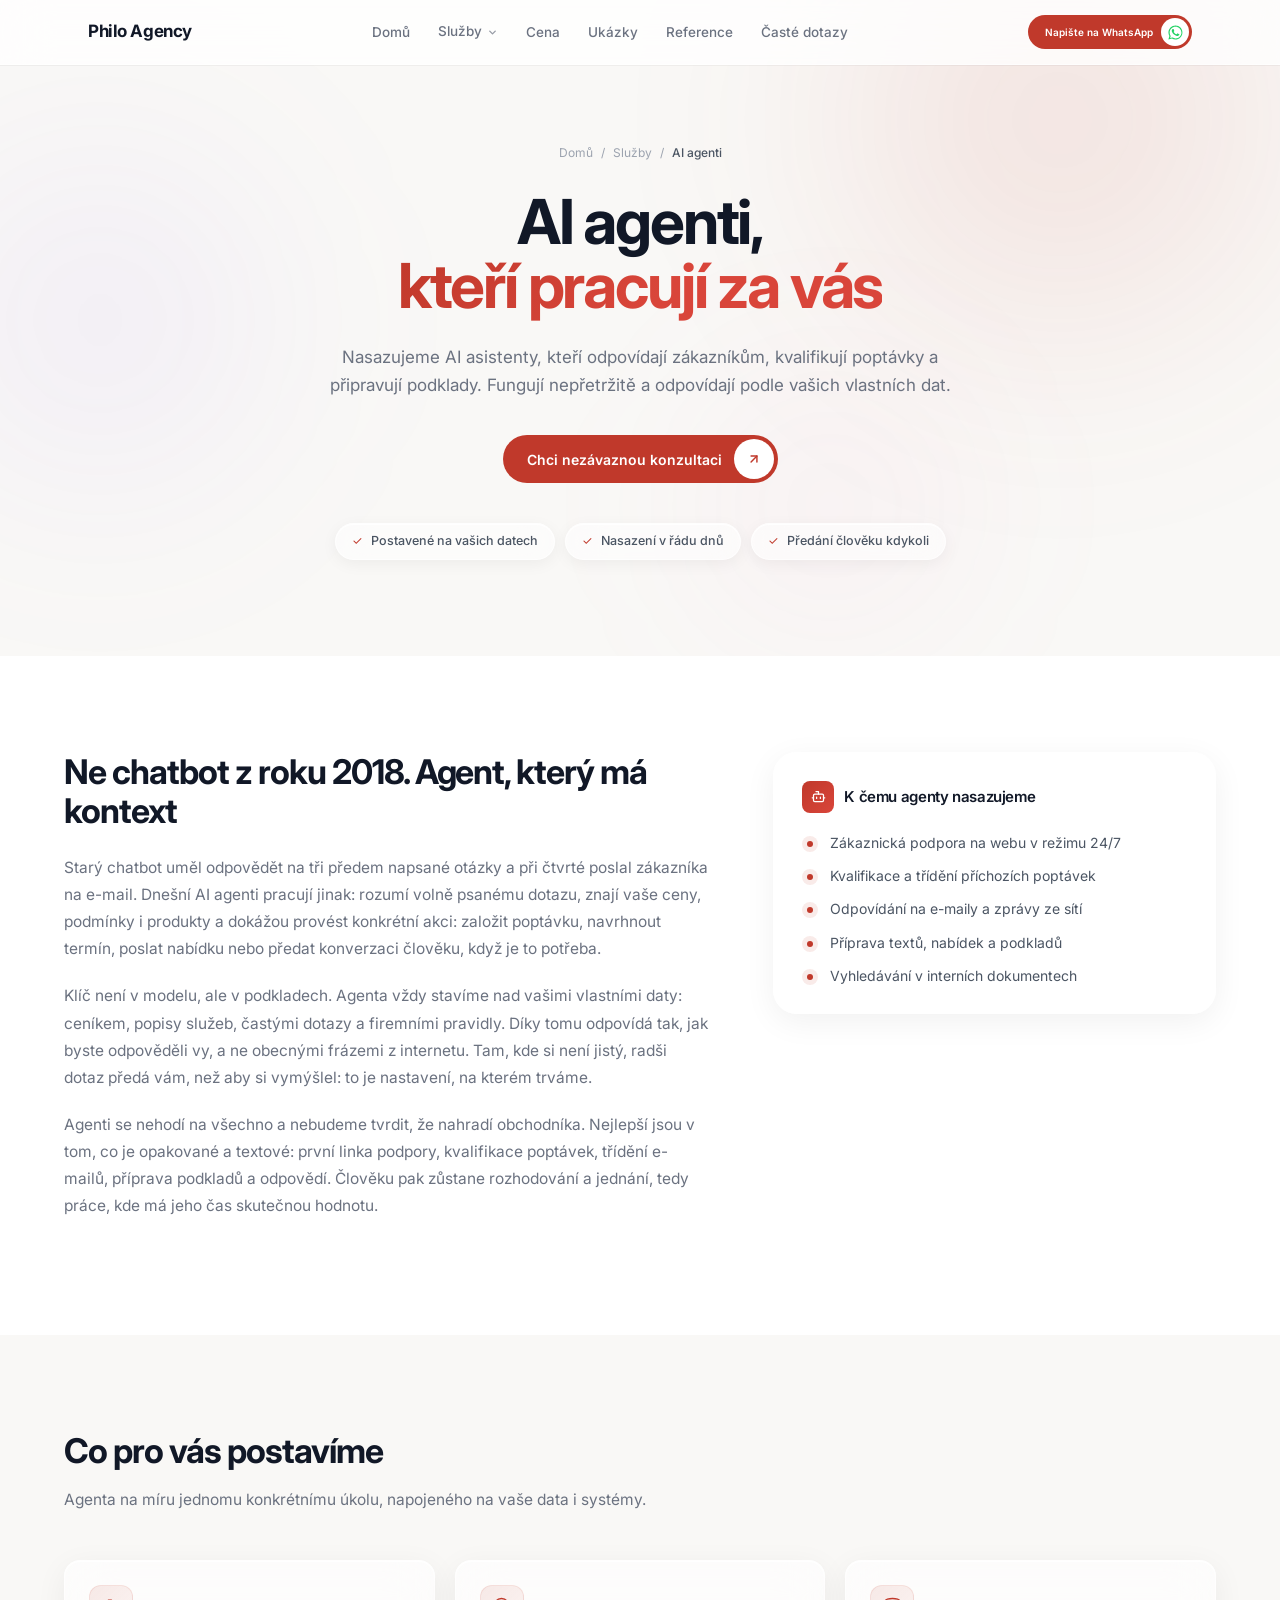
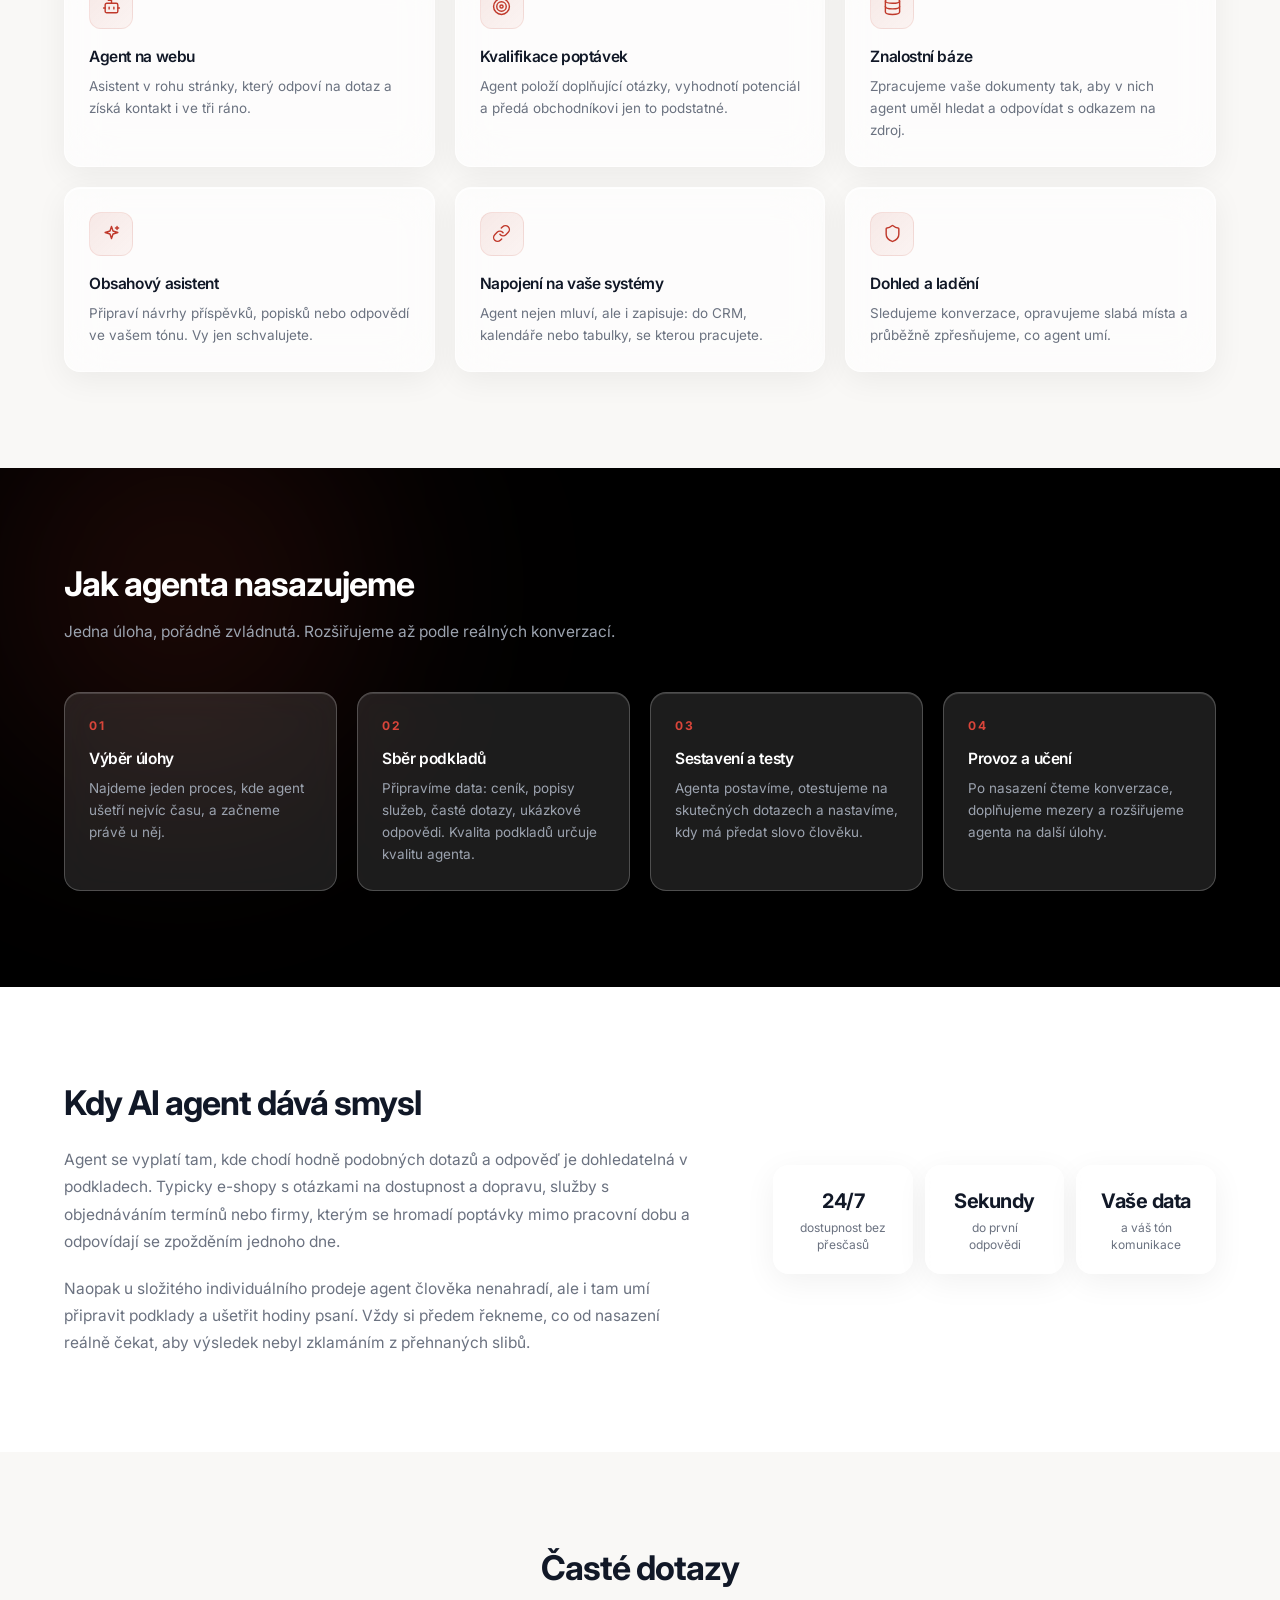
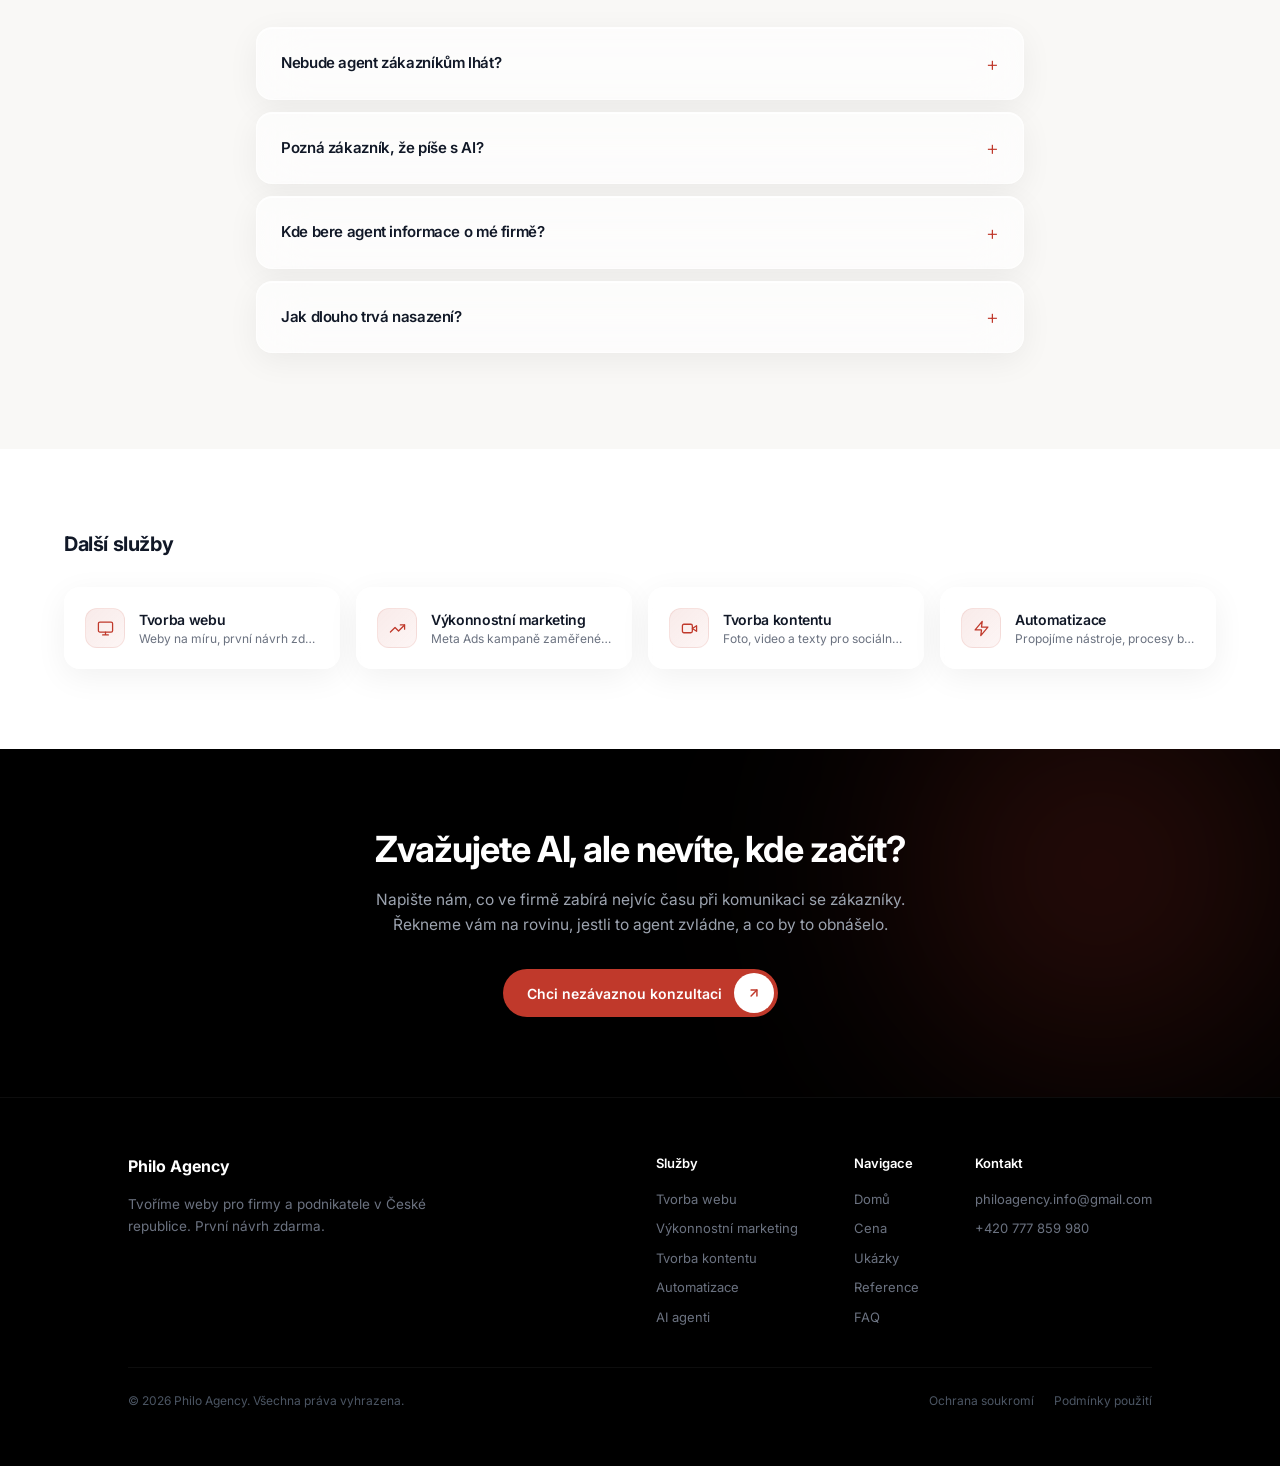
<file: sluzby/ai-agenti.html>
<!DOCTYPE html>
<html lang="cs">

<head>
  <meta charset="UTF-8">
  <meta name="viewport" content="width=device-width, initial-scale=1.0">
  <title>AI agenti pro firmy | Philo Agency</title>
  <meta name="description" content="Nasazujeme AI agenty, kteří odpovídají zákazníkům, kvalifikují poptávky a připravují obsah. Pracují nepřetržitě a odpovídají podle vašich vlastních podkladů.">
  <meta name="keywords" content="AI agenti, umělá inteligence pro firmy, AI chatbot, automatizace zákaznické podpory, AI asistent, kvalifikace poptávek, AI pro e-shop">
  <meta name="author" content="Philo Agency">
  <meta name="robots" content="index, follow">
  <link rel="canonical" href="https://philoagency.com/sluzby/ai-agenti">
  <meta property="og:type" content="website">
  <meta property="og:locale" content="cs_CZ">
  <meta property="og:site_name" content="Philo Agency">
  <meta property="og:title" content="AI agenti pro firmy | Philo Agency">
  <meta property="og:description" content="Nasazujeme AI agenty, kteří odpovídají zákazníkům, kvalifikují poptávky a připravují obsah. Pracují nepřetržitě a odpovídají podle vašich vlastních podkladů.">
  <meta property="og:url" content="https://philoagency.com/sluzby/ai-agenti">
  <meta property="og:image" content="https://philoagency.com/img/og-image.jpg">
  <meta property="og:image:secure_url" content="https://philoagency.com/img/og-image.jpg">
  <meta property="og:image:type" content="image/jpeg">
  <meta property="og:image:width" content="1200">
  <meta property="og:image:height" content="630">
  <meta property="og:image:alt" content="Philo Agency: weby, marketing a obsah na míru">
  <meta name="twitter:card" content="summary_large_image">
  <meta name="twitter:image" content="https://philoagency.com/img/og-image.jpg">
  <meta name="twitter:title" content="AI agenti pro firmy | Philo Agency">
  <meta name="twitter:description" content="Nasazujeme AI agenty, kteří odpovídají zákazníkům, kvalifikují poptávky a připravují obsah. Pracují nepřetržitě a odpovídají podle vašich vlastních podkladů.">
  <link rel="icon" type="image/svg+xml" href="../favicon.svg">
  <link rel="preconnect" href="https://fonts.googleapis.com">
  <link rel="preconnect" href="https://fonts.gstatic.com" crossorigin>
  <link href="https://fonts.googleapis.com/css2?family=inter:wght@100..900&display=swap" rel="stylesheet">
  <link rel="stylesheet" href="../assets/philo-sub.css">
  <script src="../assets/philo-sub.js"></script>
  <script type="application/ld+json">
{
  "@context": "https://schema.org",
  "@type": "Service",
  "name": "AI agenti pro firmy",
  "serviceType": "AI agenti pro firmy",
  "description": "Nasazujeme AI agenty, kteří odpovídají zákazníkům, kvalifikují poptávky a připravují obsah. Pracují nepřetržitě a odpovídají podle vašich vlastních podkladů.",
  "provider": {
    "@type": "Organization",
    "name": "Philo Agency",
    "url": "https://philoagency.com/",
    "email": "philoagency.info@gmail.com",
    "telephone": "+420777859980"
  },
  "areaServed": {
    "@type": "Country",
    "name": "Česká republika"
  },
  "url": "https://philoagency.com/sluzby/ai-agenti"
}
  </script>
  <script type="application/ld+json">
{
  "@context": "https://schema.org",
  "@type": "FAQPage",
  "mainEntity": [
    {
      "@type": "Question",
      "name": "Nebude agent zákazníkům lhát?",
      "acceptedAnswer": {
        "@type": "Answer",
        "text": "Agenta omezujeme na vaše podklady a nastavujeme mu pravidlo, že když odpověď nezná, předá dotaz člověku. Konverzace navíc pravidelně kontrolujeme a nepřesnosti doplňujeme do znalostní báze."
      }
    },
    {
      "@type": "Question",
      "name": "Pozná zákazník, že píše s AI?",
      "acceptedAnswer": {
        "@type": "Answer",
        "text": "Doporučujeme to neskrývat. Zákazníkům nevadí AI, vadí jim čekání a vyhýbavé odpovědi. Agent se představí a v případě potřeby přepojí na vás."
      }
    },
    {
      "@type": "Question",
      "name": "Kde bere agent informace o mé firmě?",
      "acceptedAnswer": {
        "@type": "Answer",
        "text": "Z podkladů, které nám dodáte: z webu, ceníku, dokumentů a častých dotazů. Data zůstávají vaše a používají se výhradně pro vašeho agenta."
      }
    },
    {
      "@type": "Question",
      "name": "Jak dlouho trvá nasazení?",
      "acceptedAnswer": {
        "@type": "Answer",
        "text": "Jednodušší agent na web bývá hotový v řádu dnů. Složitější napojení na interní systémy je projekt na týdny, podle toho, jak jsou vaše data připravená."
      }
    }
  ]
}
  </script>
  <link rel="stylesheet" href="../assets/tailwind.css">
</head>

<body class="bg-white overflow-x-hidden">

  <!-- ───── NAV ───── -->
  <nav class="glass-nav fixed top-0 left-0 right-0 z-50">
    <div class="max-w-6xl mx-auto px-6 h-16 flex items-center justify-between">
      <a href="/" class="flex items-center gap-2">
        <span class="font-bold text-[17px] text-gray-900 tracking-tight">Philo Agency</span>
      </a>
      <div class="hidden md:flex items-center gap-7">
        <a href="/"
          class="text-[13.5px] text-gray-500 hover:text-gray-900 font-medium transition-colors">Domů</a>

        <!-- Služby — rozbalovací menu -->
        <div class="nav-drop" id="nav-drop">
          <button class="nav-drop-trigger" id="nav-drop-trigger" aria-haspopup="true" aria-expanded="false">
            <span>Služby</span>
            <svg class="nav-drop-caret" xmlns="http://www.w3.org/2000/svg" width="11" height="11" viewBox="0 0 24 24"
              fill="none" stroke="currentColor" stroke-width="3" stroke-linecap="round" stroke-linejoin="round">
              <path d="m6 9 6 6 6-6" />
            </svg>
          </button>
          <div class="nav-drop-panel" role="menu">
            <a class="nav-drop-item" style="--d:.04s" href="/sluzby/tvorba-webu" role="menuitem">
              <span class="nav-drop-ico"><svg xmlns="http://www.w3.org/2000/svg" width="18" height="18" viewBox="0 0 24 24" fill="none" stroke="currentColor" stroke-width="1.8" stroke-linecap="round" stroke-linejoin="round"><rect width="20" height="14" x="2" y="3" rx="2"/><path d="M8 21h8M12 17v4"/></svg></span>
              <span>
                <span class="nav-drop-title">Tvorba webu</span>
                <span class="nav-drop-desc">Weby na míru, první návrh zdarma</span>
              </span>
              <svg class="nav-drop-arrow" xmlns="http://www.w3.org/2000/svg" width="15" height="15" viewBox="0 0 24 24" fill="none" stroke="currentColor" stroke-width="2.4" stroke-linecap="round" stroke-linejoin="round"><path d="M5 12h14M13 6l6 6-6 6"/></svg>
            </a>
            <a class="nav-drop-item" style="--d:.085s" href="/sluzby/vykonnostni-marketing" role="menuitem">
              <span class="nav-drop-ico"><svg xmlns="http://www.w3.org/2000/svg" width="18" height="18" viewBox="0 0 24 24" fill="none" stroke="currentColor" stroke-width="1.8" stroke-linecap="round" stroke-linejoin="round"><polyline points="22 7 13.5 15.5 8.5 10.5 2 17"/><polyline points="16 7 22 7 22 13"/></svg></span>
              <span>
                <span class="nav-drop-title">Výkonnostní marketing</span>
                <span class="nav-drop-desc">Meta Ads kampaně zaměřené na tržby</span>
              </span>
              <svg class="nav-drop-arrow" xmlns="http://www.w3.org/2000/svg" width="15" height="15" viewBox="0 0 24 24" fill="none" stroke="currentColor" stroke-width="2.4" stroke-linecap="round" stroke-linejoin="round"><path d="M5 12h14M13 6l6 6-6 6"/></svg>
            </a>
            <a class="nav-drop-item" style="--d:.13s" href="/sluzby/tvorba-kontentu" role="menuitem">
              <span class="nav-drop-ico"><svg xmlns="http://www.w3.org/2000/svg" width="18" height="18" viewBox="0 0 24 24" fill="none" stroke="currentColor" stroke-width="1.8" stroke-linecap="round" stroke-linejoin="round"><path d="m22 8-6 4 6 4V8Z"/><rect width="14" height="12" x="2" y="6" rx="2"/></svg></span>
              <span>
                <span class="nav-drop-title">Tvorba kontentu</span>
                <span class="nav-drop-desc">Foto, video a texty pro sociální sítě</span>
              </span>
              <svg class="nav-drop-arrow" xmlns="http://www.w3.org/2000/svg" width="15" height="15" viewBox="0 0 24 24" fill="none" stroke="currentColor" stroke-width="2.4" stroke-linecap="round" stroke-linejoin="round"><path d="M5 12h14M13 6l6 6-6 6"/></svg>
            </a>
            <a class="nav-drop-item" style="--d:.175s" href="/sluzby/automatizace" role="menuitem">
              <span class="nav-drop-ico"><svg xmlns="http://www.w3.org/2000/svg" width="18" height="18" viewBox="0 0 24 24" fill="none" stroke="currentColor" stroke-width="1.8" stroke-linecap="round" stroke-linejoin="round"><path d="M13 2 3 14h9l-1 8 10-12h-9l1-8Z"/></svg></span>
              <span>
                <span class="nav-drop-title">Automatizace</span>
                <span class="nav-drop-desc">Propojíme nástroje, procesy běží samy</span>
              </span>
              <svg class="nav-drop-arrow" xmlns="http://www.w3.org/2000/svg" width="15" height="15" viewBox="0 0 24 24" fill="none" stroke="currentColor" stroke-width="2.4" stroke-linecap="round" stroke-linejoin="round"><path d="M5 12h14M13 6l6 6-6 6"/></svg>
            </a>
            <a class="nav-drop-item" style="--d:.22s" href="/sluzby/ai-agenti" role="menuitem">
              <span class="nav-drop-ico"><svg xmlns="http://www.w3.org/2000/svg" width="18" height="18" viewBox="0 0 24 24" fill="none" stroke="currentColor" stroke-width="1.8" stroke-linecap="round" stroke-linejoin="round"><path d="M12 8V4H8"/><rect width="16" height="12" x="4" y="8" rx="2"/><path d="M2 14h2M20 14h2M15 13v2M9 13v2"/></svg></span>
              <span>
                <span class="nav-drop-title">AI agenti</span>
                <span class="nav-drop-desc">Agenti pro podporu, prodej i obsah</span>
              </span>
              <svg class="nav-drop-arrow" xmlns="http://www.w3.org/2000/svg" width="15" height="15" viewBox="0 0 24 24" fill="none" stroke="currentColor" stroke-width="2.4" stroke-linecap="round" stroke-linejoin="round"><path d="M5 12h14M13 6l6 6-6 6"/></svg>
            </a>
            <div class="nav-drop-foot">
              <span>Nevíte, co potřebujete?</span>
              <a href="/#kontakt">Ozvěte se nám →</a>
            </div>
          </div>
        </div>

        <a href="/#cena"
          class="text-[13.5px] text-gray-500 hover:text-gray-900 font-medium transition-colors">Cena</a>
        <a href="/#ukazky"
          class="text-[13.5px] text-gray-500 hover:text-gray-900 font-medium transition-colors">Ukázky</a>
        <a href="/#referencie"
          class="text-[13.5px] text-gray-500 hover:text-gray-900 font-medium transition-colors">Reference</a>
        <a href="/#faq"
          class="text-[13.5px] text-gray-500 hover:text-gray-900 font-medium transition-colors">Časté dotazy</a>
      </div>
      <div class="flex items-center gap-3">
        <a class="btn-dark btn-nav btn-wa" target="_blank" rel="noopener" aria-label="WhatsApp"
          href="https://wa.me/420777859980?text=Dobr%C3%BD%20den%2C%20m%C3%A1m%20z%C3%A1jem%20o%20spolupr%C3%A1ci%20s%20Philo%20Agency.%20M%C5%AF%C5%BEeme%20se%20domluvit%20na%20kr%C3%A1tk%C3%A9m%20hovoru%3F">
          <span class="btn-text">Napište na WhatsApp</span>
          <span class="wa-badge"><small>Napište na</small><strong>WhatsApp</strong></span>
          <div class="btn-icon"><svg xmlns="http://www.w3.org/2000/svg" width="15" height="15" viewBox="0 0 24 24" fill="currentColor" aria-hidden="true"><path d="M17.47 14.38c-.3-.15-1.76-.87-2.03-.97-.27-.1-.47-.15-.67.15-.2.3-.77.97-.94 1.17-.17.2-.35.22-.64.07-.3-.15-1.26-.46-2.4-1.48-.89-.79-1.49-1.77-1.66-2.07-.17-.3-.02-.46.13-.61.13-.13.3-.35.45-.52.15-.17.2-.3.3-.5.1-.2.05-.37-.02-.52-.08-.15-.67-1.61-.92-2.21-.24-.58-.49-.5-.67-.51h-.57c-.2 0-.52.07-.79.37-.27.3-1.04 1.02-1.04 2.48 0 1.46 1.07 2.88 1.21 3.07.15.2 2.1 3.2 5.08 4.49.71.31 1.26.49 1.7.63.71.22 1.36.19 1.87.12.57-.09 1.76-.72 2.01-1.41.25-.7.25-1.29.17-1.41-.07-.13-.27-.2-.57-.35M12.05 21.5h-.01a9.4 9.4 0 0 1-4.79-1.31l-.34-.2-3.56.93.95-3.47-.22-.36a9.4 9.4 0 0 1-1.44-5.01c0-5.2 4.23-9.43 9.44-9.43 2.52 0 4.89.98 6.67 2.77a9.37 9.37 0 0 1 2.76 6.67c0 5.2-4.24 9.43-9.44 9.43m8.03-17.46A11.28 11.28 0 0 0 12.05.72C5.8.72.7 5.8.7 12.06c0 2 .52 3.95 1.52 5.67L.6 23.28l5.68-1.49a11.3 11.3 0 0 0 5.42 1.38h.01c6.25 0 11.34-5.09 11.35-11.35 0-3.03-1.18-5.88-3.32-8.02"/></svg></div>
        </a>
        <button class="hamburger-btn md:hidden" id="hamburger-btn" aria-label="Menu">
          <span></span><span></span><span></span>
        </button>
      </div>
    </div>
  </nav>

  <!-- ───── MOBILNÍ MENU ───── -->
  <div class="mobile-menu md:hidden" id="mobile-menu">
    <div class="mobile-menu-inner">
      <a href="/" class="mobile-nav-link">Domů</a>
      <div class="mobile-sub open" id="mobile-sub">
        <button class="mobile-sub-toggle" id="mobile-sub-toggle" aria-expanded="true">
          <span>Služby</span>
          <svg xmlns="http://www.w3.org/2000/svg" width="16" height="16" viewBox="0 0 24 24" fill="none"
            stroke="currentColor" stroke-width="2.5" stroke-linecap="round" stroke-linejoin="round">
            <path d="m6 9 6 6 6-6" />
          </svg>
        </button>
        <div class="mobile-sub-list">
          <a href="/sluzby/tvorba-webu" class="mobile-sub-link">Tvorba webu</a>
          <a href="/sluzby/vykonnostni-marketing" class="mobile-sub-link">Výkonnostní marketing</a>
          <a href="/sluzby/tvorba-kontentu" class="mobile-sub-link">Tvorba kontentu</a>
          <a href="/sluzby/automatizace" class="mobile-sub-link">Automatizace</a>
          <a href="/sluzby/ai-agenti" class="mobile-sub-link">AI agenti</a>
        </div>
      </div>
      <a href="/#cena" class="mobile-nav-link">Cena</a>
      <a href="/#ukazky" class="mobile-nav-link">Ukázky</a>
      <a href="/#referencie" class="mobile-nav-link">Reference</a>
      <a href="/#faq" class="mobile-nav-link">Časté dotazy</a>
      <a href="/#kontakt" class="btn-dark mt-5" style="width:100%;justify-content:center">
        <span class="btn-text">Kontaktujte nás</span>
        <div class="btn-icon"><svg xmlns="http://www.w3.org/2000/svg" width="14" height="14" viewBox="0 0 24 24" fill="none" stroke="currentColor" stroke-width="2.5" stroke-linecap="round" stroke-linejoin="round"><path d="M7 7h10v10"/><path d="M7 17 17 7"/></svg></div>
      </a>
    </div>
  </div>

  <!-- ───── HERO ───── -->
  <section class="hero-bg pt-36 pb-24 px-6">
    <div class="blob"
      style="width:720px;height:720px;background:radial-gradient(circle,rgba(192,57,43,0.13),transparent 65%);top:-240px;right:-140px;filter:blur(90px)">
    </div>
    <div class="blob"
      style="width:560px;height:560px;background:radial-gradient(circle,rgba(139,92,246,0.08),transparent 65%);top:40px;left:-180px;filter:blur(90px)">
    </div>
    <div class="blob"
      style="width:420px;height:420px;background:radial-gradient(circle,rgba(244,114,182,0.07),transparent 65%);bottom:-60px;right:240px;filter:blur(80px)">
    </div>

    <div class="max-w-4xl mx-auto relative z-10 text-center">
      <div class="flex items-center justify-center gap-2 text-[12px] text-gray-400 mb-7" id="sp-eyebrow" style="opacity:0">
        <a href="/" class="hover:text-gray-600 transition-colors">Domů</a>
        <span>/</span>
        <span>Služby</span>
        <span>/</span>
        <span class="text-gray-600 font-medium">AI agenti</span>
      </div>

      <h1 class="text-[40px] sm:text-[52px] md:text-[62px] font-bold tracking-[-0.035em] leading-[1.04] text-gray-900 mb-6"
        id="sp-title" style="opacity:0">
        AI agenti, <br class="hidden sm:block"><span class="gradient-text">kteří pracují za vás</span>
      </h1>

      <p class="text-gray-500 text-[16px] sm:text-[17px] leading-[1.65] max-w-2xl mx-auto mb-9" id="sp-sub" style="opacity:0">
        Nasazujeme AI asistenty, kteří odpovídají zákazníkům, kvalifikují poptávky a připravují podklady. Fungují nepřetržitě a odpovídají podle vašich vlastních dat.
      </p>

      <div class="flex flex-col sm:flex-row items-center justify-center gap-3 mb-10" id="sp-btns" style="opacity:0">
        <a href="/#kontakt" class="btn-dark">
          <span class="btn-text">Chci nezávaznou konzultaci</span>
          <div class="btn-icon"><svg xmlns="http://www.w3.org/2000/svg" width="14" height="14" viewBox="0 0 24 24" fill="none" stroke="currentColor" stroke-width="2.5" stroke-linecap="round" stroke-linejoin="round"><path d="M7 7h10v10"/><path d="M7 17 17 7"/></svg></div>
        </a>
      </div>

      <div class="flex flex-wrap items-center justify-center gap-2.5" id="sp-meta" style="opacity:0">
          <div class="glass-sm rounded-full px-4 py-2 flex items-center gap-2">
            <span class="text-[#c0392b] text-[12px]">✓</span>
            <span class="text-[12.5px] font-medium text-gray-600">Postavené na vašich datech</span>
          </div>
          <div class="glass-sm rounded-full px-4 py-2 flex items-center gap-2">
            <span class="text-[#c0392b] text-[12px]">✓</span>
            <span class="text-[12.5px] font-medium text-gray-600">Nasazení v řádu dnů</span>
          </div>
          <div class="glass-sm rounded-full px-4 py-2 flex items-center gap-2">
            <span class="text-[#c0392b] text-[12px]">✓</span>
            <span class="text-[12.5px] font-medium text-gray-600">Předání člověku kdykoli</span>
          </div>
      </div>
    </div>
  </section>

  <!-- ───── ÚVOD ───── -->
  <section class="bg-white py-24 px-6">
    <div class="max-w-6xl mx-auto grid grid-cols-1 lg:grid-cols-12 gap-12 lg:gap-16 items-start">
      <div class="lg:col-span-7 reveal">
        <h2 class="text-[28px] sm:text-[34px] font-bold tracking-[-0.03em] leading-[1.15] text-gray-900 mb-6">
          Ne chatbot z roku 2018. Agent, který má kontext</h2>
          <p class="text-gray-500 text-[15.5px] leading-[1.75] mb-5">Starý chatbot uměl odpovědět na tři předem napsané otázky a při čtvrté poslal zákazníka na e-mail. Dnešní AI agenti pracují jinak: rozumí volně psanému dotazu, znají vaše ceny, podmínky i produkty a dokážou provést konkrétní akci: založit poptávku, navrhnout termín, poslat nabídku nebo předat konverzaci člověku, když je to potřeba.</p>
          <p class="text-gray-500 text-[15.5px] leading-[1.75] mb-5">Klíč není v modelu, ale v podkladech. Agenta vždy stavíme nad vašimi vlastními daty: ceníkem, popisy služeb, častými dotazy a firemními pravidly. Díky tomu odpovídá tak, jak byste odpověděli vy, a ne obecnými frázemi z internetu. Tam, kde si není jistý, radši dotaz předá vám, než aby si vymýšlel: to je nastavení, na kterém trváme.</p>
          <p class="text-gray-500 text-[15.5px] leading-[1.75] mb-5">Agenti se nehodí na všechno a nebudeme tvrdit, že nahradí obchodníka. Nejlepší jsou v tom, co je opakované a textové: první linka podpory, kvalifikace poptávek, třídění e-mailů, příprava podkladů a odpovědí. Člověku pak zůstane rozhodování a jednání, tedy práce, kde má jeho čas skutečnou hodnotu.</p>
      </div>
      <div class="lg:col-span-5 reveal">
        <div class="glass rounded-3xl p-7">
          <div class="flex items-center gap-2.5 mb-5">
            <span
              class="w-8 h-8 rounded-lg bg-gradient-to-br from-[#c0392b] to-[#d9453a] flex items-center justify-center text-white"><svg xmlns="http://www.w3.org/2000/svg" width="15" height="15" viewBox="0 0 24 24" fill="none" stroke="currentColor" stroke-width="2" stroke-linecap="round" stroke-linejoin="round"><path d="M12 8V4H8"/><rect width="16" height="12" x="4" y="8" rx="2"/><path d="M2 14h2M20 14h2M15 13v2M9 13v2"/></svg></span>
            <h3 class="text-[15px] font-semibold text-gray-900 tracking-tight">K čemu agenty nasazujeme</h3>
          </div>
          <ul class="space-y-3.5">
            <li class="flex items-start gap-3">
              <span
                class="mt-[3px] w-4 h-4 rounded-full bg-[#c0392b]/10 flex items-center justify-center flex-shrink-0"><span
                  class="w-1.5 h-1.5 rounded-full bg-[#c0392b]"></span></span>
              <span class="text-[14px] text-gray-600 leading-snug">Zákaznická podpora na webu v režimu 24/7</span>
            </li>
            <li class="flex items-start gap-3">
              <span
                class="mt-[3px] w-4 h-4 rounded-full bg-[#c0392b]/10 flex items-center justify-center flex-shrink-0"><span
                  class="w-1.5 h-1.5 rounded-full bg-[#c0392b]"></span></span>
              <span class="text-[14px] text-gray-600 leading-snug">Kvalifikace a třídění příchozích poptávek</span>
            </li>
            <li class="flex items-start gap-3">
              <span
                class="mt-[3px] w-4 h-4 rounded-full bg-[#c0392b]/10 flex items-center justify-center flex-shrink-0"><span
                  class="w-1.5 h-1.5 rounded-full bg-[#c0392b]"></span></span>
              <span class="text-[14px] text-gray-600 leading-snug">Odpovídání na e-maily a zprávy ze sítí</span>
            </li>
            <li class="flex items-start gap-3">
              <span
                class="mt-[3px] w-4 h-4 rounded-full bg-[#c0392b]/10 flex items-center justify-center flex-shrink-0"><span
                  class="w-1.5 h-1.5 rounded-full bg-[#c0392b]"></span></span>
              <span class="text-[14px] text-gray-600 leading-snug">Příprava textů, nabídek a podkladů</span>
            </li>
            <li class="flex items-start gap-3">
              <span
                class="mt-[3px] w-4 h-4 rounded-full bg-[#c0392b]/10 flex items-center justify-center flex-shrink-0"><span
                  class="w-1.5 h-1.5 rounded-full bg-[#c0392b]"></span></span>
              <span class="text-[14px] text-gray-600 leading-snug">Vyhledávání v interních dokumentech</span>
            </li>
          </ul>
        </div>
      </div>
    </div>
  </section>

  <!-- ───── CO DODÁVÁME ───── -->
  <section class="py-24 px-6" style="background:#f9f8f6">
    <div class="max-w-6xl mx-auto">
      <div class="max-w-2xl mb-12 reveal">
        <h2 class="text-[28px] sm:text-[34px] font-bold tracking-[-0.03em] leading-[1.15] text-gray-900 mb-4">
          Co pro vás postavíme</h2>
        <p class="text-gray-500 text-[15.5px] leading-relaxed">Agenta na míru jednomu konkrétnímu úkolu, napojeného na vaše data i systémy.</p>
      </div>
      <div class="grid grid-cols-1 sm:grid-cols-2 lg:grid-cols-3 gap-5">
        <div class="glass glass-hover rounded-2xl p-6 reveal">
          <div
            class="w-11 h-11 rounded-xl bg-gradient-to-br from-[#c0392b]/10 to-[#d9453a]/5 border border-[#c0392b]/10 flex items-center justify-center text-[#c0392b] mb-4">
            <svg xmlns="http://www.w3.org/2000/svg" width="19" height="19" viewBox="0 0 24 24" fill="none" stroke="currentColor" stroke-width="1.8" stroke-linecap="round" stroke-linejoin="round"><path d="M12 8V4H8"/><rect width="16" height="12" x="4" y="8" rx="2"/><path d="M2 14h2M20 14h2M15 13v2M9 13v2"/></svg>
          </div>
          <h3 class="text-[15.5px] font-semibold text-gray-900 mb-2 tracking-tight">Agent na webu</h3>
          <p class="text-[13.5px] text-gray-500 leading-relaxed">Asistent v rohu stránky, který odpoví na dotaz a získá kontakt i ve tři ráno.</p>
        </div>
        <div class="glass glass-hover rounded-2xl p-6 reveal">
          <div
            class="w-11 h-11 rounded-xl bg-gradient-to-br from-[#c0392b]/10 to-[#d9453a]/5 border border-[#c0392b]/10 flex items-center justify-center text-[#c0392b] mb-4">
            <svg xmlns="http://www.w3.org/2000/svg" width="19" height="19" viewBox="0 0 24 24" fill="none" stroke="currentColor" stroke-width="1.8" stroke-linecap="round" stroke-linejoin="round"><circle cx="12" cy="12" r="10"/><circle cx="12" cy="12" r="6"/><circle cx="12" cy="12" r="2"/></svg>
          </div>
          <h3 class="text-[15.5px] font-semibold text-gray-900 mb-2 tracking-tight">Kvalifikace poptávek</h3>
          <p class="text-[13.5px] text-gray-500 leading-relaxed">Agent položí doplňující otázky, vyhodnotí potenciál a předá obchodníkovi jen to podstatné.</p>
        </div>
        <div class="glass glass-hover rounded-2xl p-6 reveal">
          <div
            class="w-11 h-11 rounded-xl bg-gradient-to-br from-[#c0392b]/10 to-[#d9453a]/5 border border-[#c0392b]/10 flex items-center justify-center text-[#c0392b] mb-4">
            <svg xmlns="http://www.w3.org/2000/svg" width="19" height="19" viewBox="0 0 24 24" fill="none" stroke="currentColor" stroke-width="1.8" stroke-linecap="round" stroke-linejoin="round"><ellipse cx="12" cy="5" rx="9" ry="3"/><path d="M3 5v14a9 3 0 0 0 18 0V5"/><path d="M3 12a9 3 0 0 0 18 0"/></svg>
          </div>
          <h3 class="text-[15.5px] font-semibold text-gray-900 mb-2 tracking-tight">Znalostní báze</h3>
          <p class="text-[13.5px] text-gray-500 leading-relaxed">Zpracujeme vaše dokumenty tak, aby v nich agent uměl hledat a odpovídat s odkazem na zdroj.</p>
        </div>
        <div class="glass glass-hover rounded-2xl p-6 reveal">
          <div
            class="w-11 h-11 rounded-xl bg-gradient-to-br from-[#c0392b]/10 to-[#d9453a]/5 border border-[#c0392b]/10 flex items-center justify-center text-[#c0392b] mb-4">
            <svg xmlns="http://www.w3.org/2000/svg" width="19" height="19" viewBox="0 0 24 24" fill="none" stroke="currentColor" stroke-width="1.8" stroke-linecap="round" stroke-linejoin="round"><path d="m12 3-1.9 5.8L4 10.7l6.1 1.9L12 18.4l1.9-5.8 6.1-1.9-6.1-1.9Z"/><path d="M19 3v4M21 5h-4"/></svg>
          </div>
          <h3 class="text-[15.5px] font-semibold text-gray-900 mb-2 tracking-tight">Obsahový asistent</h3>
          <p class="text-[13.5px] text-gray-500 leading-relaxed">Připraví návrhy příspěvků, popisků nebo odpovědí ve vašem tónu. Vy jen schvalujete.</p>
        </div>
        <div class="glass glass-hover rounded-2xl p-6 reveal">
          <div
            class="w-11 h-11 rounded-xl bg-gradient-to-br from-[#c0392b]/10 to-[#d9453a]/5 border border-[#c0392b]/10 flex items-center justify-center text-[#c0392b] mb-4">
            <svg xmlns="http://www.w3.org/2000/svg" width="19" height="19" viewBox="0 0 24 24" fill="none" stroke="currentColor" stroke-width="1.8" stroke-linecap="round" stroke-linejoin="round"><path d="M10 13a5 5 0 0 0 7.54.54l3-3a5 5 0 0 0-7.07-7.07l-1.72 1.71"/><path d="M14 11a5 5 0 0 0-7.54-.54l-3 3a5 5 0 0 0 7.07 7.07l1.71-1.71"/></svg>
          </div>
          <h3 class="text-[15.5px] font-semibold text-gray-900 mb-2 tracking-tight">Napojení na vaše systémy</h3>
          <p class="text-[13.5px] text-gray-500 leading-relaxed">Agent nejen mluví, ale i zapisuje: do CRM, kalendáře nebo tabulky, se kterou pracujete.</p>
        </div>
        <div class="glass glass-hover rounded-2xl p-6 reveal">
          <div
            class="w-11 h-11 rounded-xl bg-gradient-to-br from-[#c0392b]/10 to-[#d9453a]/5 border border-[#c0392b]/10 flex items-center justify-center text-[#c0392b] mb-4">
            <svg xmlns="http://www.w3.org/2000/svg" width="19" height="19" viewBox="0 0 24 24" fill="none" stroke="currentColor" stroke-width="1.8" stroke-linecap="round" stroke-linejoin="round"><path d="M20 13c0 5-3.5 7.5-7.66 8.95a1 1 0 0 1-.67-.01C7.5 20.5 4 18 4 13V6a1 1 0 0 1 1-1c2 0 4.5-1.2 6.24-2.72a1.17 1.17 0 0 1 1.52 0C14.51 3.81 17 5 19 5a1 1 0 0 1 1 1Z"/></svg>
          </div>
          <h3 class="text-[15.5px] font-semibold text-gray-900 mb-2 tracking-tight">Dohled a ladění</h3>
          <p class="text-[13.5px] text-gray-500 leading-relaxed">Sledujeme konverzace, opravujeme slabá místa a průběžně zpřesňujeme, co agent umí.</p>
        </div>
      </div>
    </div>
  </section>

  <!-- ───── POSTUP ───── -->
  <section class="bg-black py-24 px-6 relative overflow-hidden">
    <div class="blob"
      style="width:600px;height:600px;background:radial-gradient(circle,rgba(192,57,43,0.22),transparent 65%);top:-180px;left:-120px;filter:blur(100px)">
    </div>
    <div class="max-w-6xl mx-auto relative z-10">
      <div class="max-w-2xl mb-12 reveal">
        <h2 class="text-[28px] sm:text-[34px] font-bold tracking-[-0.03em] leading-[1.15] text-white mb-4">
          Jak agenta nasazujeme</h2>
        <p class="text-gray-400 text-[15.5px] leading-relaxed">Jedna úloha, pořádně zvládnutá. Rozšiřujeme až podle reálných konverzací.</p>
      </div>
      <div class="grid grid-cols-1 sm:grid-cols-2 lg:grid-cols-4 gap-5">
        <div class="glass-dark rounded-2xl p-6 reveal">
          <div class="text-[#d9453a] text-[12px] font-bold tracking-[0.18em] mb-3">01</div>
          <h3 class="text-white text-[15.5px] font-semibold mb-2 tracking-tight">Výběr úlohy</h3>
          <p class="text-gray-400 text-[13.5px] leading-relaxed">Najdeme jeden proces, kde agent ušetří nejvíc času, a začneme právě u něj.</p>
        </div>
        <div class="glass-dark rounded-2xl p-6 reveal">
          <div class="text-[#d9453a] text-[12px] font-bold tracking-[0.18em] mb-3">02</div>
          <h3 class="text-white text-[15.5px] font-semibold mb-2 tracking-tight">Sběr podkladů</h3>
          <p class="text-gray-400 text-[13.5px] leading-relaxed">Připravíme data: ceník, popisy služeb, časté dotazy, ukázkové odpovědi. Kvalita podkladů určuje kvalitu agenta.</p>
        </div>
        <div class="glass-dark rounded-2xl p-6 reveal">
          <div class="text-[#d9453a] text-[12px] font-bold tracking-[0.18em] mb-3">03</div>
          <h3 class="text-white text-[15.5px] font-semibold mb-2 tracking-tight">Sestavení a testy</h3>
          <p class="text-gray-400 text-[13.5px] leading-relaxed">Agenta postavíme, otestujeme na skutečných dotazech a nastavíme, kdy má předat slovo člověku.</p>
        </div>
        <div class="glass-dark rounded-2xl p-6 reveal">
          <div class="text-[#d9453a] text-[12px] font-bold tracking-[0.18em] mb-3">04</div>
          <h3 class="text-white text-[15.5px] font-semibold mb-2 tracking-tight">Provoz a učení</h3>
          <p class="text-gray-400 text-[13.5px] leading-relaxed">Po nasazení čteme konverzace, doplňujeme mezery a rozšiřujeme agenta na další úlohy.</p>
        </div>
      </div>
    </div>
  </section>

  <!-- ───── PRO KOHO ───── -->
  <section class="bg-white py-24 px-6">
    <div class="max-w-6xl mx-auto grid grid-cols-1 lg:grid-cols-12 gap-12 lg:gap-16 items-center">
      <div class="lg:col-span-7 reveal">
        <h2 class="text-[28px] sm:text-[34px] font-bold tracking-[-0.03em] leading-[1.15] text-gray-900 mb-6">
          Kdy AI agent dává smysl</h2>
        <p class="text-gray-500 text-[15.5px] leading-[1.75] mb-5">Agent se vyplatí tam, kde chodí hodně podobných dotazů a odpověď je dohledatelná v podkladech. Typicky e-shopy s otázkami na dostupnost a dopravu, služby s objednáváním termínů nebo firmy, kterým se hromadí poptávky mimo pracovní dobu a odpovídají se zpožděním jednoho dne.</p>
        <p class="text-gray-500 text-[15.5px] leading-[1.75]">Naopak u složitého individuálního prodeje agent člověka nenahradí, ale i tam umí připravit podklady a ušetřit hodiny psaní. Vždy si předem řekneme, co od nasazení reálně čekat, aby výsledek nebyl zklamáním z přehnaných slibů.</p>
      </div>
      <div class="lg:col-span-5 reveal">
        <div class="grid grid-cols-3 gap-3">
          <div class="glass rounded-2xl px-5 py-5 text-center">
            <div class="text-[20px] font-bold text-gray-900 tracking-tight mb-1">24/7</div>
            <div class="text-[12px] text-gray-500 leading-snug">dostupnost bez přesčasů</div>
          </div>
          <div class="glass rounded-2xl px-5 py-5 text-center">
            <div class="text-[20px] font-bold text-gray-900 tracking-tight mb-1">Sekundy</div>
            <div class="text-[12px] text-gray-500 leading-snug">do první odpovědi</div>
          </div>
          <div class="glass rounded-2xl px-5 py-5 text-center">
            <div class="text-[20px] font-bold text-gray-900 tracking-tight mb-1">Vaše data</div>
            <div class="text-[12px] text-gray-500 leading-snug">a váš tón komunikace</div>
          </div>
        </div>
      </div>
    </div>
  </section>

  <!-- ───── FAQ ───── -->
  <section class="py-24 px-6" style="background:#f9f8f6">
    <div class="max-w-3xl mx-auto">
      <h2
        class="text-[28px] sm:text-[34px] font-bold tracking-[-0.03em] leading-[1.15] text-gray-900 mb-10 text-center reveal">
        Časté dotazy</h2>
      <div class="space-y-3">
        <div class="faq-item glass rounded-2xl px-6 py-1 reveal">
          <button class="faq-trigger w-full flex items-center justify-between gap-4 py-5 text-left">
            <span class="text-[15px] font-semibold text-gray-900 tracking-tight">Nebude agent zákazníkům lhát?</span>
            <span class="faq-icon text-[#c0392b] text-[20px] font-light leading-none flex-shrink-0">+</span>
          </button>
          <div class="faq-answer">
            <p class="text-[14px] text-gray-500 leading-relaxed pb-5 pr-8">Agenta omezujeme na vaše podklady a nastavujeme mu pravidlo, že když odpověď nezná, předá dotaz člověku. Konverzace navíc pravidelně kontrolujeme a nepřesnosti doplňujeme do znalostní báze.</p>
          </div>
        </div>
        <div class="faq-item glass rounded-2xl px-6 py-1 reveal">
          <button class="faq-trigger w-full flex items-center justify-between gap-4 py-5 text-left">
            <span class="text-[15px] font-semibold text-gray-900 tracking-tight">Pozná zákazník, že píše s AI?</span>
            <span class="faq-icon text-[#c0392b] text-[20px] font-light leading-none flex-shrink-0">+</span>
          </button>
          <div class="faq-answer">
            <p class="text-[14px] text-gray-500 leading-relaxed pb-5 pr-8">Doporučujeme to neskrývat. Zákazníkům nevadí AI, vadí jim čekání a vyhýbavé odpovědi. Agent se představí a v případě potřeby přepojí na vás.</p>
          </div>
        </div>
        <div class="faq-item glass rounded-2xl px-6 py-1 reveal">
          <button class="faq-trigger w-full flex items-center justify-between gap-4 py-5 text-left">
            <span class="text-[15px] font-semibold text-gray-900 tracking-tight">Kde bere agent informace o mé firmě?</span>
            <span class="faq-icon text-[#c0392b] text-[20px] font-light leading-none flex-shrink-0">+</span>
          </button>
          <div class="faq-answer">
            <p class="text-[14px] text-gray-500 leading-relaxed pb-5 pr-8">Z podkladů, které nám dodáte: z webu, ceníku, dokumentů a častých dotazů. Data zůstávají vaše a používají se výhradně pro vašeho agenta.</p>
          </div>
        </div>
        <div class="faq-item glass rounded-2xl px-6 py-1 reveal">
          <button class="faq-trigger w-full flex items-center justify-between gap-4 py-5 text-left">
            <span class="text-[15px] font-semibold text-gray-900 tracking-tight">Jak dlouho trvá nasazení?</span>
            <span class="faq-icon text-[#c0392b] text-[20px] font-light leading-none flex-shrink-0">+</span>
          </button>
          <div class="faq-answer">
            <p class="text-[14px] text-gray-500 leading-relaxed pb-5 pr-8">Jednodušší agent na web bývá hotový v řádu dnů. Složitější napojení na interní systémy je projekt na týdny, podle toho, jak jsou vaše data připravená.</p>
          </div>
        </div>
      </div>
    </div>
  </section>

  <!-- ───── DALŠÍ SLUŽBY ───── -->
  <section class="bg-white py-20 px-6">
    <div class="max-w-6xl mx-auto">
      <h2 class="text-[20px] font-bold tracking-[-0.02em] text-gray-900 mb-7 reveal">Další služby</h2>
      <div class="grid grid-cols-1 sm:grid-cols-2 lg:grid-cols-4 gap-4">
        <a href="/sluzby/tvorba-webu" class="glass glass-hover rounded-2xl p-5 flex items-center gap-3.5 reveal">
          <span
            class="w-10 h-10 rounded-xl bg-gradient-to-br from-[#c0392b]/10 to-[#d9453a]/5 border border-[#c0392b]/10 flex items-center justify-center text-[#c0392b] flex-shrink-0"><svg xmlns="http://www.w3.org/2000/svg" width="17" height="17" viewBox="0 0 24 24" fill="none" stroke="currentColor" stroke-width="1.8" stroke-linecap="round" stroke-linejoin="round"><rect width="20" height="14" x="2" y="3" rx="2"/><path d="M8 21h8M12 17v4"/></svg></span>
          <span class="min-w-0">
            <span class="block text-[14px] font-semibold text-gray-900 tracking-tight">Tvorba webu</span>
            <span class="block text-[12px] text-gray-500 truncate">Weby na míru, první návrh zdarma</span>
          </span>
        </a>
        <a href="/sluzby/vykonnostni-marketing" class="glass glass-hover rounded-2xl p-5 flex items-center gap-3.5 reveal">
          <span
            class="w-10 h-10 rounded-xl bg-gradient-to-br from-[#c0392b]/10 to-[#d9453a]/5 border border-[#c0392b]/10 flex items-center justify-center text-[#c0392b] flex-shrink-0"><svg xmlns="http://www.w3.org/2000/svg" width="17" height="17" viewBox="0 0 24 24" fill="none" stroke="currentColor" stroke-width="1.8" stroke-linecap="round" stroke-linejoin="round"><polyline points="22 7 13.5 15.5 8.5 10.5 2 17"/><polyline points="16 7 22 7 22 13"/></svg></span>
          <span class="min-w-0">
            <span class="block text-[14px] font-semibold text-gray-900 tracking-tight">Výkonnostní marketing</span>
            <span class="block text-[12px] text-gray-500 truncate">Meta Ads kampaně zaměřené na tržby</span>
          </span>
        </a>
        <a href="/sluzby/tvorba-kontentu" class="glass glass-hover rounded-2xl p-5 flex items-center gap-3.5 reveal">
          <span
            class="w-10 h-10 rounded-xl bg-gradient-to-br from-[#c0392b]/10 to-[#d9453a]/5 border border-[#c0392b]/10 flex items-center justify-center text-[#c0392b] flex-shrink-0"><svg xmlns="http://www.w3.org/2000/svg" width="17" height="17" viewBox="0 0 24 24" fill="none" stroke="currentColor" stroke-width="1.8" stroke-linecap="round" stroke-linejoin="round"><path d="m22 8-6 4 6 4V8Z"/><rect width="14" height="12" x="2" y="6" rx="2"/></svg></span>
          <span class="min-w-0">
            <span class="block text-[14px] font-semibold text-gray-900 tracking-tight">Tvorba kontentu</span>
            <span class="block text-[12px] text-gray-500 truncate">Foto, video a texty pro sociální sítě</span>
          </span>
        </a>
        <a href="/sluzby/automatizace" class="glass glass-hover rounded-2xl p-5 flex items-center gap-3.5 reveal">
          <span
            class="w-10 h-10 rounded-xl bg-gradient-to-br from-[#c0392b]/10 to-[#d9453a]/5 border border-[#c0392b]/10 flex items-center justify-center text-[#c0392b] flex-shrink-0"><svg xmlns="http://www.w3.org/2000/svg" width="17" height="17" viewBox="0 0 24 24" fill="none" stroke="currentColor" stroke-width="1.8" stroke-linecap="round" stroke-linejoin="round"><path d="M13 2 3 14h9l-1 8 10-12h-9l1-8Z"/></svg></span>
          <span class="min-w-0">
            <span class="block text-[14px] font-semibold text-gray-900 tracking-tight">Automatizace</span>
            <span class="block text-[12px] text-gray-500 truncate">Propojíme nástroje, procesy běží samy</span>
          </span>
        </a>
      </div>
    </div>
  </section>

  <!-- ───── CTA ───── -->
  <section class="bg-black py-20 px-6 relative overflow-hidden">
    <div class="blob"
      style="width:640px;height:640px;background:radial-gradient(circle,rgba(192,57,43,0.28),transparent 65%);top:-200px;right:-140px;filter:blur(100px)">
    </div>
    <div class="max-w-3xl mx-auto text-center relative z-10 reveal">
      <h2 class="text-[28px] sm:text-[36px] font-bold tracking-[-0.03em] leading-[1.15] text-white mb-4">
        Zvažujete AI, ale nevíte, kde začít?</h2>
      <p class="text-gray-400 text-[15.5px] leading-relaxed mb-8 max-w-xl mx-auto">Napište nám, co ve firmě zabírá nejvíc času při komunikaci se zákazníky. Řekneme vám na rovinu, jestli to agent zvládne, a co by to obnášelo.</p>
      <div class="flex justify-center">
        <a href="/#kontakt" class="btn-dark">
          <span class="btn-text">Chci nezávaznou konzultaci</span>
          <div class="btn-icon"><svg xmlns="http://www.w3.org/2000/svg" width="14" height="14" viewBox="0 0 24 24" fill="none" stroke="currentColor" stroke-width="2.5" stroke-linecap="round" stroke-linejoin="round"><path d="M7 7h10v10"/><path d="M7 17 17 7"/></svg></div>
        </a>
      </div>
    </div>
  </section>

  <!-- ───── FOOTER ───── -->
  <footer class="bg-black py-14 px-6 border-t border-white/5">
    <div class="max-w-5xl mx-auto flex flex-col md:flex-row justify-between gap-10">
      <div class="max-w-xs">
        <div class="flex items-center gap-2 mb-4">
          <span class="font-bold text-white text-[16px]">Philo Agency</span>
        </div>
        <p class="text-gray-500 text-[13.5px] leading-relaxed">Tvoříme weby pro firmy a podnikatele v České republice.
          První návrh zdarma.</p>
      </div>
      <div class="flex flex-col sm:flex-row gap-10 sm:gap-14">
        <div>
          <h4 class="text-white font-semibold text-[13px] mb-4">Služby</h4>
          <div class="space-y-2.5">
            <a href="/sluzby/tvorba-webu" class="block text-gray-500 text-[13px] hover:text-white transition-colors">Tvorba webu</a>
            <a href="/sluzby/vykonnostni-marketing" class="block text-gray-500 text-[13px] hover:text-white transition-colors">Výkonnostní marketing</a>
            <a href="/sluzby/tvorba-kontentu" class="block text-gray-500 text-[13px] hover:text-white transition-colors">Tvorba kontentu</a>
            <a href="/sluzby/automatizace" class="block text-gray-500 text-[13px] hover:text-white transition-colors">Automatizace</a>
            <a href="/sluzby/ai-agenti" class="block text-gray-500 text-[13px] hover:text-white transition-colors">AI agenti</a>
          </div>
        </div>
        <div>
          <h4 class="text-white font-semibold text-[13px] mb-4">Navigace</h4>
          <div class="space-y-2.5">
            <a href="/" class="block text-gray-500 text-[13px] hover:text-white transition-colors">Domů</a>
            <a href="/#cena"
              class="block text-gray-500 text-[13px] hover:text-white transition-colors">Cena</a>
            <a href="/#ukazky"
              class="block text-gray-500 text-[13px] hover:text-white transition-colors">Ukázky</a>
            <a href="/#referencie"
              class="block text-gray-500 text-[13px] hover:text-white transition-colors">Reference</a>
            <a href="/#faq" class="block text-gray-500 text-[13px] hover:text-white transition-colors">FAQ</a>
          </div>
        </div>
        <div>
          <h4 class="text-white font-semibold text-[13px] mb-4">Kontakt</h4>
          <div class="space-y-2.5">
            <a href="mailto:philoagency.info@gmail.com"
              class="block text-gray-500 text-[13px] hover:text-white transition-colors">philoagency.info@gmail.com</a>
            <a href="tel:+420777859980" class="block text-gray-500 text-[13px] hover:text-white transition-colors">+420
              777 859 980</a>
          </div>
        </div>
      </div>
    </div>
    <div class="max-w-5xl mx-auto mt-10 pt-6 border-t border-white/5 flex flex-col sm:flex-row justify-between gap-3">
      <p class="text-gray-600 text-[12px]">© 2026 Philo Agency. Všechna práva vyhrazena.</p>
      <div class="flex gap-5">
        <a href="/" class="text-gray-600 text-[12px] hover:text-gray-500 transition-colors">Ochrana
          soukromí</a>
        <a href="/" class="text-gray-600 text-[12px] hover:text-gray-500 transition-colors">Podmínky
          použití</a>
      </div>
    </div>
  </footer>

  <script src="../assets/gsap.min.js"></script>
  <script src="../assets/ScrollTrigger.min.js"></script>

</body>

</html>
</file>
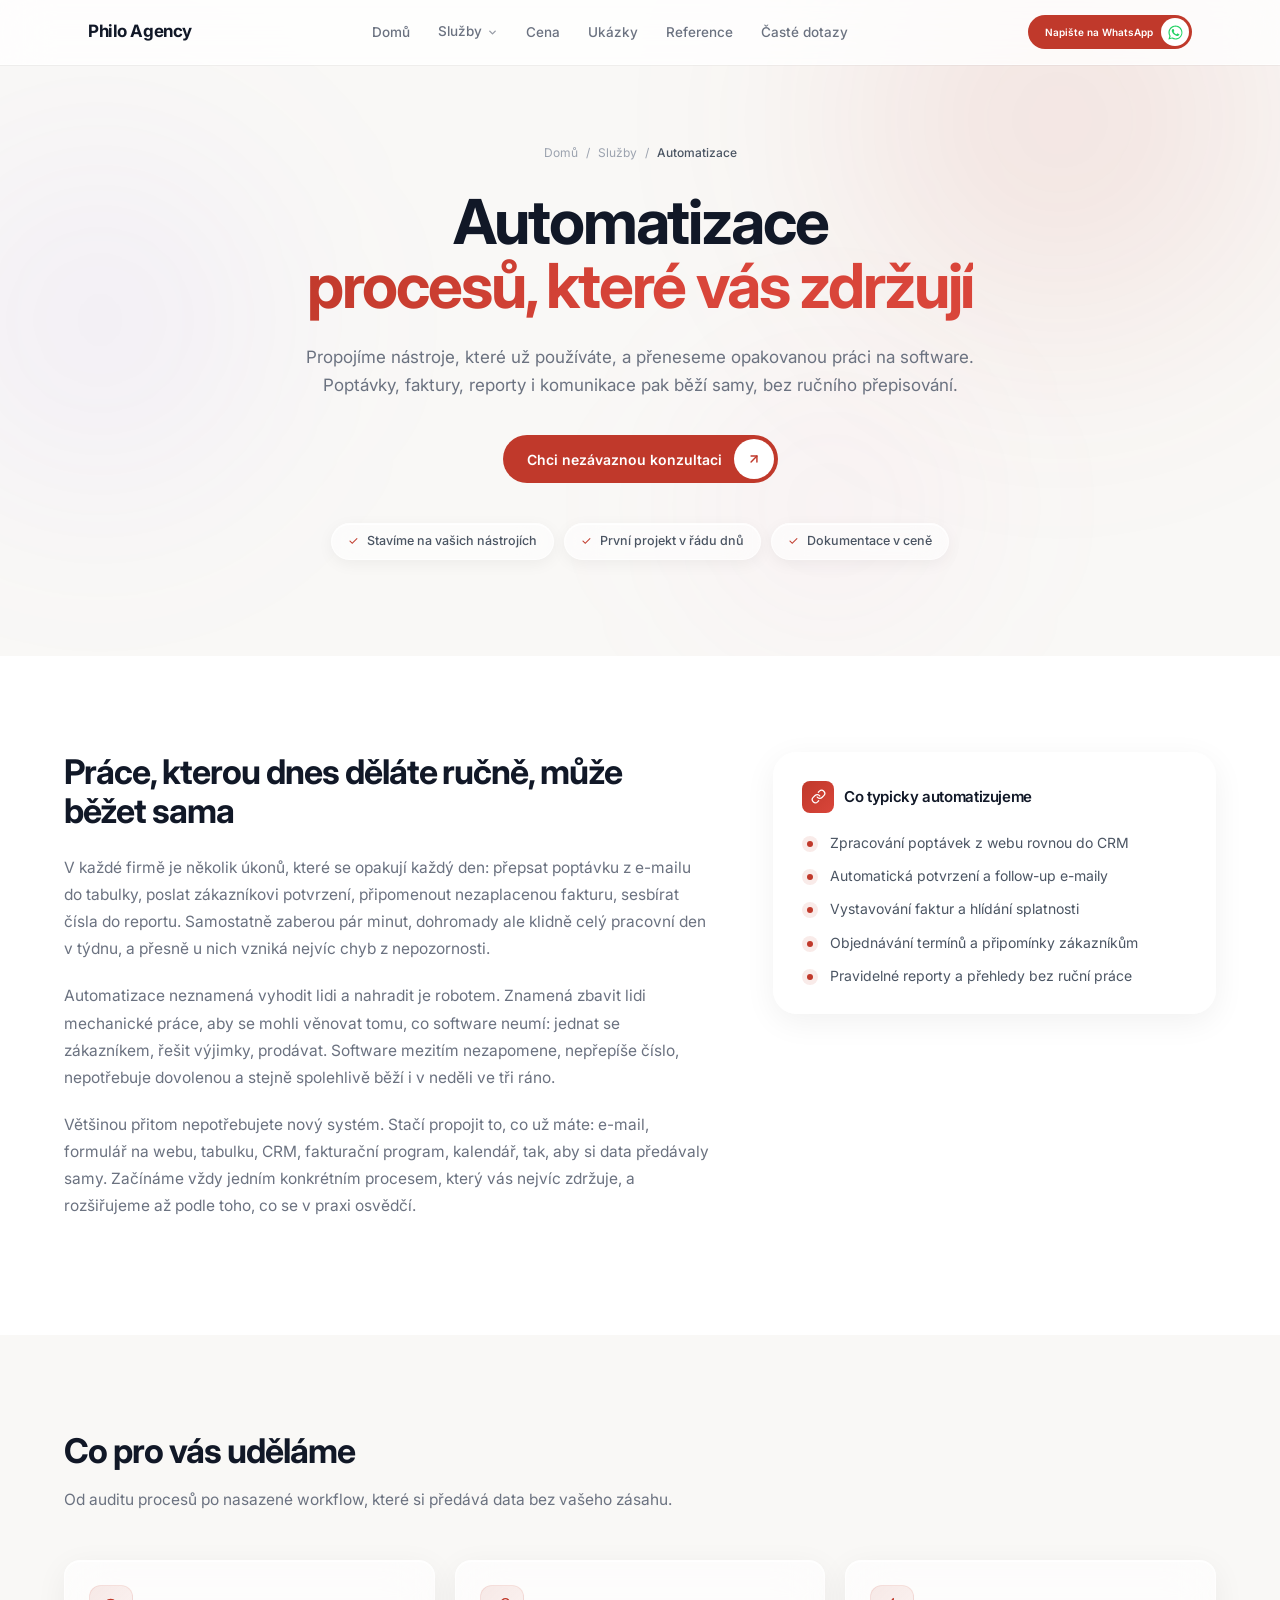
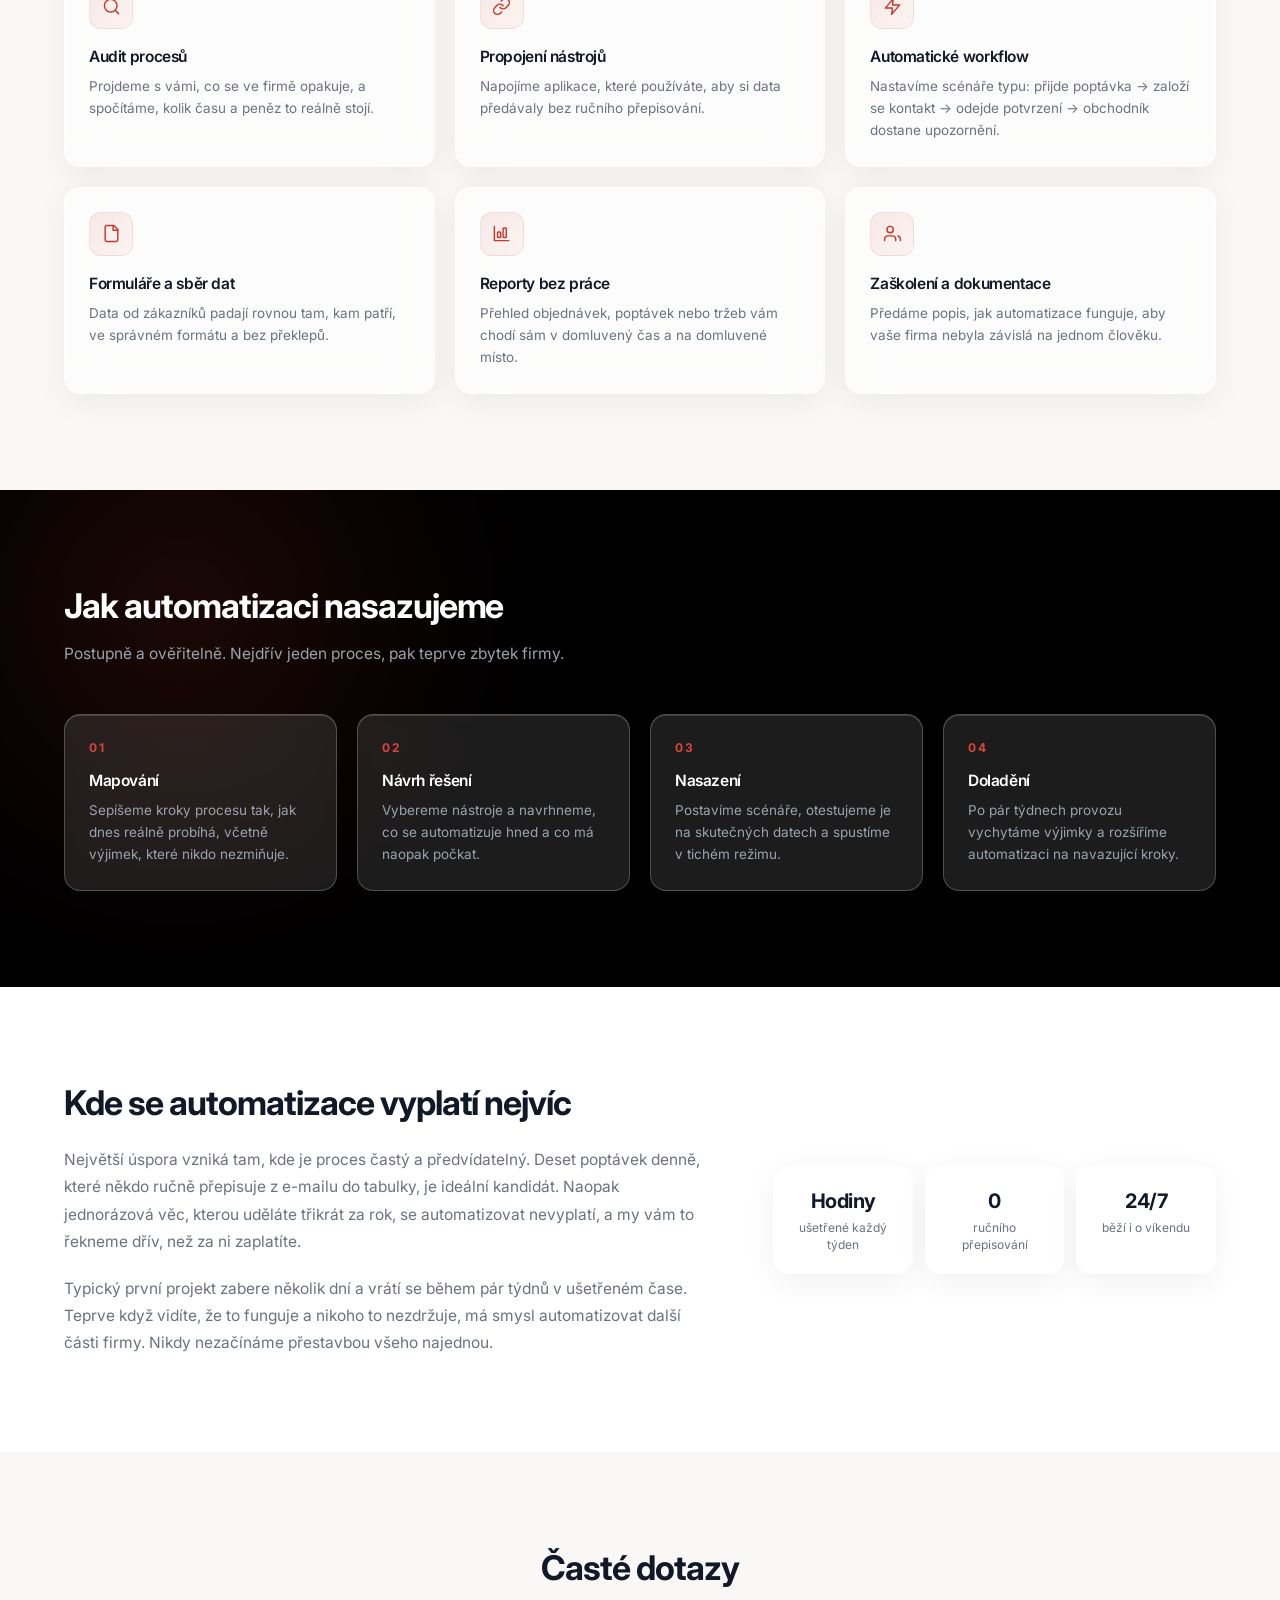
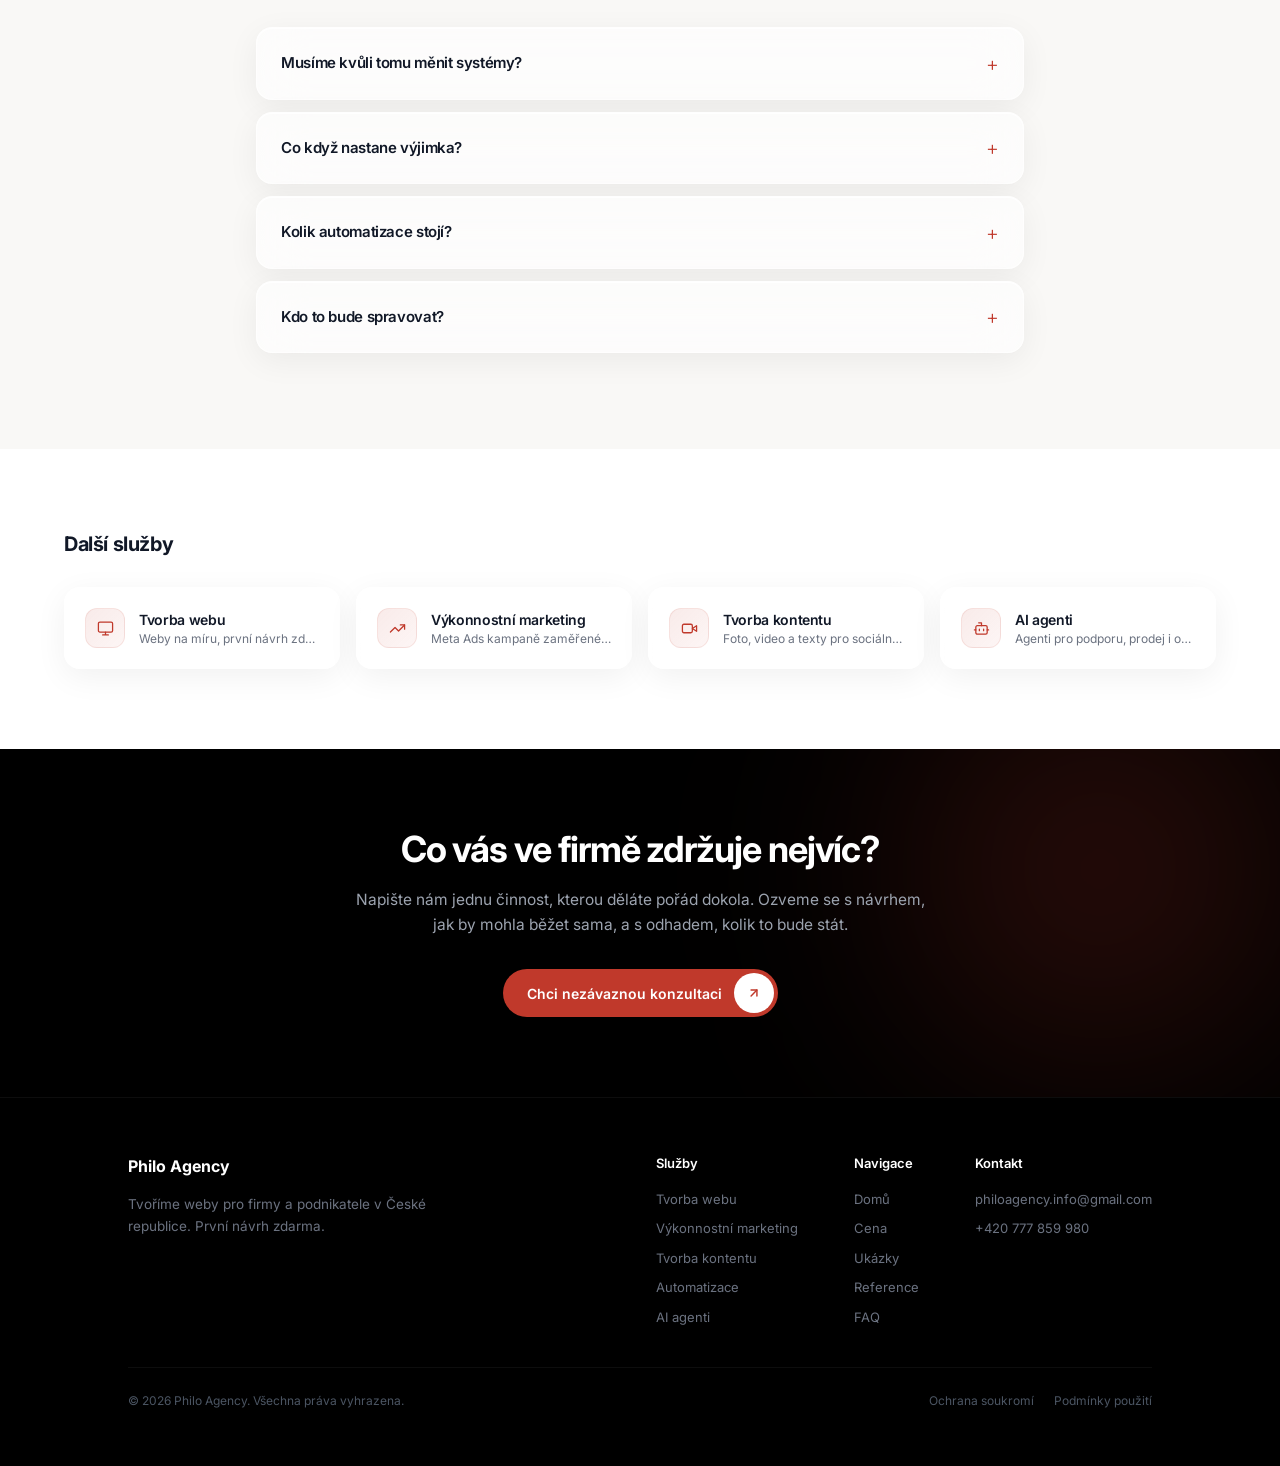
<file: sluzby/automatizace.html>
<!DOCTYPE html>
<html lang="cs">

<head>
  <meta charset="UTF-8">
  <meta name="viewport" content="width=device-width, initial-scale=1.0">
  <title>Automatizace procesů | Philo Agency</title>
  <meta name="description" content="Propojíme nástroje, které používáte, a přeneseme opakovanou práci na software. Poptávky, faktury, reporty i komunikace pak běží samy.">
  <meta name="keywords" content="automatizace procesů, automatizace firmy, propojení systémů, workflow, CRM napojení, integrace nástrojů, úspora času, digitalizace firmy">
  <meta name="author" content="Philo Agency">
  <meta name="robots" content="index, follow">
  <link rel="canonical" href="https://philoagency.com/sluzby/automatizace">
  <meta property="og:type" content="website">
  <meta property="og:locale" content="cs_CZ">
  <meta property="og:site_name" content="Philo Agency">
  <meta property="og:title" content="Automatizace procesů | Philo Agency">
  <meta property="og:description" content="Propojíme nástroje, které používáte, a přeneseme opakovanou práci na software. Poptávky, faktury, reporty i komunikace pak běží samy.">
  <meta property="og:url" content="https://philoagency.com/sluzby/automatizace">
  <meta property="og:image" content="https://philoagency.com/img/og-image.jpg">
  <meta property="og:image:secure_url" content="https://philoagency.com/img/og-image.jpg">
  <meta property="og:image:type" content="image/jpeg">
  <meta property="og:image:width" content="1200">
  <meta property="og:image:height" content="630">
  <meta property="og:image:alt" content="Philo Agency: weby, marketing a obsah na míru">
  <meta name="twitter:card" content="summary_large_image">
  <meta name="twitter:image" content="https://philoagency.com/img/og-image.jpg">
  <meta name="twitter:title" content="Automatizace procesů | Philo Agency">
  <meta name="twitter:description" content="Propojíme nástroje, které používáte, a přeneseme opakovanou práci na software. Poptávky, faktury, reporty i komunikace pak běží samy.">
  <link rel="icon" type="image/svg+xml" href="../favicon.svg">
  <link rel="preconnect" href="https://fonts.googleapis.com">
  <link rel="preconnect" href="https://fonts.gstatic.com" crossorigin>
  <link href="https://fonts.googleapis.com/css2?family=inter:wght@100..900&display=swap" rel="stylesheet">
  <link rel="stylesheet" href="../assets/philo-sub.css">
  <script src="../assets/philo-sub.js"></script>
  <script type="application/ld+json">
{
  "@context": "https://schema.org",
  "@type": "Service",
  "name": "Automatizace firemních procesů",
  "serviceType": "Automatizace firemních procesů",
  "description": "Propojíme nástroje, které používáte, a přeneseme opakovanou práci na software. Poptávky, faktury, reporty i komunikace pak běží samy.",
  "provider": {
    "@type": "Organization",
    "name": "Philo Agency",
    "url": "https://philoagency.com/",
    "email": "philoagency.info@gmail.com",
    "telephone": "+420777859980"
  },
  "areaServed": {
    "@type": "Country",
    "name": "Česká republika"
  },
  "url": "https://philoagency.com/sluzby/automatizace"
}
  </script>
  <script type="application/ld+json">
{
  "@context": "https://schema.org",
  "@type": "FAQPage",
  "mainEntity": [
    {
      "@type": "Question",
      "name": "Musíme kvůli tomu měnit systémy?",
      "acceptedAnswer": {
        "@type": "Answer",
        "text": "Většinou ne. Stavíme na tom, co už používáte. Změnu doporučíme jen tehdy, když stávající nástroj propojení vůbec neumožňuje, a i pak vám vysvětlíme proč."
      }
    },
    {
      "@type": "Question",
      "name": "Co když nastane výjimka?",
      "acceptedAnswer": {
        "@type": "Answer",
        "text": "Scénáře stavíme tak, aby si neobvyklý případ vyžádal zásah člověka místo tichého selhání. Vždy víte, co proběhlo automaticky a co čeká na vás."
      }
    },
    {
      "@type": "Question",
      "name": "Kolik automatizace stojí?",
      "acceptedAnswer": {
        "@type": "Answer",
        "text": "Cena vychází z rozsahu procesu. Jednoduché propojení formuláře s CRM je otázka jednotek hodin, komplexní workflow napříč odděleními je projekt na několik dní. Cenu znáte předem."
      }
    },
    {
      "@type": "Question",
      "name": "Kdo to bude spravovat?",
      "acceptedAnswer": {
        "@type": "Answer",
        "text": "Můžeme automatizaci hlídat my, nebo ji předáme včetně dokumentace vašemu týmu. Rozhodnete se podle toho, jak moc chcete být samostatní."
      }
    }
  ]
}
  </script>
  <link rel="stylesheet" href="../assets/tailwind.css">
</head>

<body class="bg-white overflow-x-hidden">

  <!-- ───── NAV ───── -->
  <nav class="glass-nav fixed top-0 left-0 right-0 z-50">
    <div class="max-w-6xl mx-auto px-6 h-16 flex items-center justify-between">
      <a href="/" class="flex items-center gap-2">
        <span class="font-bold text-[17px] text-gray-900 tracking-tight">Philo Agency</span>
      </a>
      <div class="hidden md:flex items-center gap-7">
        <a href="/"
          class="text-[13.5px] text-gray-500 hover:text-gray-900 font-medium transition-colors">Domů</a>

        <!-- Služby — rozbalovací menu -->
        <div class="nav-drop" id="nav-drop">
          <button class="nav-drop-trigger" id="nav-drop-trigger" aria-haspopup="true" aria-expanded="false">
            <span>Služby</span>
            <svg class="nav-drop-caret" xmlns="http://www.w3.org/2000/svg" width="11" height="11" viewBox="0 0 24 24"
              fill="none" stroke="currentColor" stroke-width="3" stroke-linecap="round" stroke-linejoin="round">
              <path d="m6 9 6 6 6-6" />
            </svg>
          </button>
          <div class="nav-drop-panel" role="menu">
            <a class="nav-drop-item" style="--d:.04s" href="/sluzby/tvorba-webu" role="menuitem">
              <span class="nav-drop-ico"><svg xmlns="http://www.w3.org/2000/svg" width="18" height="18" viewBox="0 0 24 24" fill="none" stroke="currentColor" stroke-width="1.8" stroke-linecap="round" stroke-linejoin="round"><rect width="20" height="14" x="2" y="3" rx="2"/><path d="M8 21h8M12 17v4"/></svg></span>
              <span>
                <span class="nav-drop-title">Tvorba webu</span>
                <span class="nav-drop-desc">Weby na míru, první návrh zdarma</span>
              </span>
              <svg class="nav-drop-arrow" xmlns="http://www.w3.org/2000/svg" width="15" height="15" viewBox="0 0 24 24" fill="none" stroke="currentColor" stroke-width="2.4" stroke-linecap="round" stroke-linejoin="round"><path d="M5 12h14M13 6l6 6-6 6"/></svg>
            </a>
            <a class="nav-drop-item" style="--d:.085s" href="/sluzby/vykonnostni-marketing" role="menuitem">
              <span class="nav-drop-ico"><svg xmlns="http://www.w3.org/2000/svg" width="18" height="18" viewBox="0 0 24 24" fill="none" stroke="currentColor" stroke-width="1.8" stroke-linecap="round" stroke-linejoin="round"><polyline points="22 7 13.5 15.5 8.5 10.5 2 17"/><polyline points="16 7 22 7 22 13"/></svg></span>
              <span>
                <span class="nav-drop-title">Výkonnostní marketing</span>
                <span class="nav-drop-desc">Meta Ads kampaně zaměřené na tržby</span>
              </span>
              <svg class="nav-drop-arrow" xmlns="http://www.w3.org/2000/svg" width="15" height="15" viewBox="0 0 24 24" fill="none" stroke="currentColor" stroke-width="2.4" stroke-linecap="round" stroke-linejoin="round"><path d="M5 12h14M13 6l6 6-6 6"/></svg>
            </a>
            <a class="nav-drop-item" style="--d:.13s" href="/sluzby/tvorba-kontentu" role="menuitem">
              <span class="nav-drop-ico"><svg xmlns="http://www.w3.org/2000/svg" width="18" height="18" viewBox="0 0 24 24" fill="none" stroke="currentColor" stroke-width="1.8" stroke-linecap="round" stroke-linejoin="round"><path d="m22 8-6 4 6 4V8Z"/><rect width="14" height="12" x="2" y="6" rx="2"/></svg></span>
              <span>
                <span class="nav-drop-title">Tvorba kontentu</span>
                <span class="nav-drop-desc">Foto, video a texty pro sociální sítě</span>
              </span>
              <svg class="nav-drop-arrow" xmlns="http://www.w3.org/2000/svg" width="15" height="15" viewBox="0 0 24 24" fill="none" stroke="currentColor" stroke-width="2.4" stroke-linecap="round" stroke-linejoin="round"><path d="M5 12h14M13 6l6 6-6 6"/></svg>
            </a>
            <a class="nav-drop-item" style="--d:.175s" href="/sluzby/automatizace" role="menuitem">
              <span class="nav-drop-ico"><svg xmlns="http://www.w3.org/2000/svg" width="18" height="18" viewBox="0 0 24 24" fill="none" stroke="currentColor" stroke-width="1.8" stroke-linecap="round" stroke-linejoin="round"><path d="M13 2 3 14h9l-1 8 10-12h-9l1-8Z"/></svg></span>
              <span>
                <span class="nav-drop-title">Automatizace</span>
                <span class="nav-drop-desc">Propojíme nástroje, procesy běží samy</span>
              </span>
              <svg class="nav-drop-arrow" xmlns="http://www.w3.org/2000/svg" width="15" height="15" viewBox="0 0 24 24" fill="none" stroke="currentColor" stroke-width="2.4" stroke-linecap="round" stroke-linejoin="round"><path d="M5 12h14M13 6l6 6-6 6"/></svg>
            </a>
            <a class="nav-drop-item" style="--d:.22s" href="/sluzby/ai-agenti" role="menuitem">
              <span class="nav-drop-ico"><svg xmlns="http://www.w3.org/2000/svg" width="18" height="18" viewBox="0 0 24 24" fill="none" stroke="currentColor" stroke-width="1.8" stroke-linecap="round" stroke-linejoin="round"><path d="M12 8V4H8"/><rect width="16" height="12" x="4" y="8" rx="2"/><path d="M2 14h2M20 14h2M15 13v2M9 13v2"/></svg></span>
              <span>
                <span class="nav-drop-title">AI agenti</span>
                <span class="nav-drop-desc">Agenti pro podporu, prodej i obsah</span>
              </span>
              <svg class="nav-drop-arrow" xmlns="http://www.w3.org/2000/svg" width="15" height="15" viewBox="0 0 24 24" fill="none" stroke="currentColor" stroke-width="2.4" stroke-linecap="round" stroke-linejoin="round"><path d="M5 12h14M13 6l6 6-6 6"/></svg>
            </a>
            <div class="nav-drop-foot">
              <span>Nevíte, co potřebujete?</span>
              <a href="/#kontakt">Ozvěte se nám →</a>
            </div>
          </div>
        </div>

        <a href="/#cena"
          class="text-[13.5px] text-gray-500 hover:text-gray-900 font-medium transition-colors">Cena</a>
        <a href="/#ukazky"
          class="text-[13.5px] text-gray-500 hover:text-gray-900 font-medium transition-colors">Ukázky</a>
        <a href="/#referencie"
          class="text-[13.5px] text-gray-500 hover:text-gray-900 font-medium transition-colors">Reference</a>
        <a href="/#faq"
          class="text-[13.5px] text-gray-500 hover:text-gray-900 font-medium transition-colors">Časté dotazy</a>
      </div>
      <div class="flex items-center gap-3">
        <a class="btn-dark btn-nav btn-wa" target="_blank" rel="noopener" aria-label="WhatsApp"
          href="https://wa.me/420777859980?text=Dobr%C3%BD%20den%2C%20m%C3%A1m%20z%C3%A1jem%20o%20spolupr%C3%A1ci%20s%20Philo%20Agency.%20M%C5%AF%C5%BEeme%20se%20domluvit%20na%20kr%C3%A1tk%C3%A9m%20hovoru%3F">
          <span class="btn-text">Napište na WhatsApp</span>
          <span class="wa-badge"><small>Napište na</small><strong>WhatsApp</strong></span>
          <div class="btn-icon"><svg xmlns="http://www.w3.org/2000/svg" width="15" height="15" viewBox="0 0 24 24" fill="currentColor" aria-hidden="true"><path d="M17.47 14.38c-.3-.15-1.76-.87-2.03-.97-.27-.1-.47-.15-.67.15-.2.3-.77.97-.94 1.17-.17.2-.35.22-.64.07-.3-.15-1.26-.46-2.4-1.48-.89-.79-1.49-1.77-1.66-2.07-.17-.3-.02-.46.13-.61.13-.13.3-.35.45-.52.15-.17.2-.3.3-.5.1-.2.05-.37-.02-.52-.08-.15-.67-1.61-.92-2.21-.24-.58-.49-.5-.67-.51h-.57c-.2 0-.52.07-.79.37-.27.3-1.04 1.02-1.04 2.48 0 1.46 1.07 2.88 1.21 3.07.15.2 2.1 3.2 5.08 4.49.71.31 1.26.49 1.7.63.71.22 1.36.19 1.87.12.57-.09 1.76-.72 2.01-1.41.25-.7.25-1.29.17-1.41-.07-.13-.27-.2-.57-.35M12.05 21.5h-.01a9.4 9.4 0 0 1-4.79-1.31l-.34-.2-3.56.93.95-3.47-.22-.36a9.4 9.4 0 0 1-1.44-5.01c0-5.2 4.23-9.43 9.44-9.43 2.52 0 4.89.98 6.67 2.77a9.37 9.37 0 0 1 2.76 6.67c0 5.2-4.24 9.43-9.44 9.43m8.03-17.46A11.28 11.28 0 0 0 12.05.72C5.8.72.7 5.8.7 12.06c0 2 .52 3.95 1.52 5.67L.6 23.28l5.68-1.49a11.3 11.3 0 0 0 5.42 1.38h.01c6.25 0 11.34-5.09 11.35-11.35 0-3.03-1.18-5.88-3.32-8.02"/></svg></div>
        </a>
        <button class="hamburger-btn md:hidden" id="hamburger-btn" aria-label="Menu">
          <span></span><span></span><span></span>
        </button>
      </div>
    </div>
  </nav>

  <!-- ───── MOBILNÍ MENU ───── -->
  <div class="mobile-menu md:hidden" id="mobile-menu">
    <div class="mobile-menu-inner">
      <a href="/" class="mobile-nav-link">Domů</a>
      <div class="mobile-sub open" id="mobile-sub">
        <button class="mobile-sub-toggle" id="mobile-sub-toggle" aria-expanded="true">
          <span>Služby</span>
          <svg xmlns="http://www.w3.org/2000/svg" width="16" height="16" viewBox="0 0 24 24" fill="none"
            stroke="currentColor" stroke-width="2.5" stroke-linecap="round" stroke-linejoin="round">
            <path d="m6 9 6 6 6-6" />
          </svg>
        </button>
        <div class="mobile-sub-list">
          <a href="/sluzby/tvorba-webu" class="mobile-sub-link">Tvorba webu</a>
          <a href="/sluzby/vykonnostni-marketing" class="mobile-sub-link">Výkonnostní marketing</a>
          <a href="/sluzby/tvorba-kontentu" class="mobile-sub-link">Tvorba kontentu</a>
          <a href="/sluzby/automatizace" class="mobile-sub-link">Automatizace</a>
          <a href="/sluzby/ai-agenti" class="mobile-sub-link">AI agenti</a>
        </div>
      </div>
      <a href="/#cena" class="mobile-nav-link">Cena</a>
      <a href="/#ukazky" class="mobile-nav-link">Ukázky</a>
      <a href="/#referencie" class="mobile-nav-link">Reference</a>
      <a href="/#faq" class="mobile-nav-link">Časté dotazy</a>
      <a href="/#kontakt" class="btn-dark mt-5" style="width:100%;justify-content:center">
        <span class="btn-text">Kontaktujte nás</span>
        <div class="btn-icon"><svg xmlns="http://www.w3.org/2000/svg" width="14" height="14" viewBox="0 0 24 24" fill="none" stroke="currentColor" stroke-width="2.5" stroke-linecap="round" stroke-linejoin="round"><path d="M7 7h10v10"/><path d="M7 17 17 7"/></svg></div>
      </a>
    </div>
  </div>

  <!-- ───── HERO ───── -->
  <section class="hero-bg pt-36 pb-24 px-6">
    <div class="blob"
      style="width:720px;height:720px;background:radial-gradient(circle,rgba(192,57,43,0.13),transparent 65%);top:-240px;right:-140px;filter:blur(90px)">
    </div>
    <div class="blob"
      style="width:560px;height:560px;background:radial-gradient(circle,rgba(139,92,246,0.08),transparent 65%);top:40px;left:-180px;filter:blur(90px)">
    </div>
    <div class="blob"
      style="width:420px;height:420px;background:radial-gradient(circle,rgba(244,114,182,0.07),transparent 65%);bottom:-60px;right:240px;filter:blur(80px)">
    </div>

    <div class="max-w-4xl mx-auto relative z-10 text-center">
      <div class="flex items-center justify-center gap-2 text-[12px] text-gray-400 mb-7" id="sp-eyebrow" style="opacity:0">
        <a href="/" class="hover:text-gray-600 transition-colors">Domů</a>
        <span>/</span>
        <span>Služby</span>
        <span>/</span>
        <span class="text-gray-600 font-medium">Automatizace</span>
      </div>

      <h1 class="text-[40px] sm:text-[52px] md:text-[62px] font-bold tracking-[-0.035em] leading-[1.04] text-gray-900 mb-6"
        id="sp-title" style="opacity:0">
        Automatizace <br class="hidden sm:block"><span class="gradient-text">procesů, které vás zdržují</span>
      </h1>

      <p class="text-gray-500 text-[16px] sm:text-[17px] leading-[1.65] max-w-2xl mx-auto mb-9" id="sp-sub" style="opacity:0">
        Propojíme nástroje, které už používáte, a přeneseme opakovanou práci na software. Poptávky, faktury, reporty i komunikace pak běží samy, bez ručního přepisování.
      </p>

      <div class="flex flex-col sm:flex-row items-center justify-center gap-3 mb-10" id="sp-btns" style="opacity:0">
        <a href="/#kontakt" class="btn-dark">
          <span class="btn-text">Chci nezávaznou konzultaci</span>
          <div class="btn-icon"><svg xmlns="http://www.w3.org/2000/svg" width="14" height="14" viewBox="0 0 24 24" fill="none" stroke="currentColor" stroke-width="2.5" stroke-linecap="round" stroke-linejoin="round"><path d="M7 7h10v10"/><path d="M7 17 17 7"/></svg></div>
        </a>
      </div>

      <div class="flex flex-wrap items-center justify-center gap-2.5" id="sp-meta" style="opacity:0">
          <div class="glass-sm rounded-full px-4 py-2 flex items-center gap-2">
            <span class="text-[#c0392b] text-[12px]">✓</span>
            <span class="text-[12.5px] font-medium text-gray-600">Stavíme na vašich nástrojích</span>
          </div>
          <div class="glass-sm rounded-full px-4 py-2 flex items-center gap-2">
            <span class="text-[#c0392b] text-[12px]">✓</span>
            <span class="text-[12.5px] font-medium text-gray-600">První projekt v řádu dnů</span>
          </div>
          <div class="glass-sm rounded-full px-4 py-2 flex items-center gap-2">
            <span class="text-[#c0392b] text-[12px]">✓</span>
            <span class="text-[12.5px] font-medium text-gray-600">Dokumentace v ceně</span>
          </div>
      </div>
    </div>
  </section>

  <!-- ───── ÚVOD ───── -->
  <section class="bg-white py-24 px-6">
    <div class="max-w-6xl mx-auto grid grid-cols-1 lg:grid-cols-12 gap-12 lg:gap-16 items-start">
      <div class="lg:col-span-7 reveal">
        <h2 class="text-[28px] sm:text-[34px] font-bold tracking-[-0.03em] leading-[1.15] text-gray-900 mb-6">
          Práce, kterou dnes děláte ručně, může běžet sama</h2>
          <p class="text-gray-500 text-[15.5px] leading-[1.75] mb-5">V každé firmě je několik úkonů, které se opakují každý den: přepsat poptávku z e-mailu do tabulky, poslat zákazníkovi potvrzení, připomenout nezaplacenou fakturu, sesbírat čísla do reportu. Samostatně zaberou pár minut, dohromady ale klidně celý pracovní den v týdnu, a přesně u nich vzniká nejvíc chyb z nepozornosti.</p>
          <p class="text-gray-500 text-[15.5px] leading-[1.75] mb-5">Automatizace neznamená vyhodit lidi a nahradit je robotem. Znamená zbavit lidi mechanické práce, aby se mohli věnovat tomu, co software neumí: jednat se zákazníkem, řešit výjimky, prodávat. Software mezitím nezapomene, nepřepíše číslo, nepotřebuje dovolenou a stejně spolehlivě běží i v neděli ve tři ráno.</p>
          <p class="text-gray-500 text-[15.5px] leading-[1.75] mb-5">Většinou přitom nepotřebujete nový systém. Stačí propojit to, co už máte: e-mail, formulář na webu, tabulku, CRM, fakturační program, kalendář, tak, aby si data předávaly samy. Začínáme vždy jedním konkrétním procesem, který vás nejvíc zdržuje, a rozšiřujeme až podle toho, co se v praxi osvědčí.</p>
      </div>
      <div class="lg:col-span-5 reveal">
        <div class="glass rounded-3xl p-7">
          <div class="flex items-center gap-2.5 mb-5">
            <span
              class="w-8 h-8 rounded-lg bg-gradient-to-br from-[#c0392b] to-[#d9453a] flex items-center justify-center text-white"><svg xmlns="http://www.w3.org/2000/svg" width="15" height="15" viewBox="0 0 24 24" fill="none" stroke="currentColor" stroke-width="2" stroke-linecap="round" stroke-linejoin="round"><path d="M10 13a5 5 0 0 0 7.54.54l3-3a5 5 0 0 0-7.07-7.07l-1.72 1.71"/><path d="M14 11a5 5 0 0 0-7.54-.54l-3 3a5 5 0 0 0 7.07 7.07l1.71-1.71"/></svg></span>
            <h3 class="text-[15px] font-semibold text-gray-900 tracking-tight">Co typicky automatizujeme</h3>
          </div>
          <ul class="space-y-3.5">
            <li class="flex items-start gap-3">
              <span
                class="mt-[3px] w-4 h-4 rounded-full bg-[#c0392b]/10 flex items-center justify-center flex-shrink-0"><span
                  class="w-1.5 h-1.5 rounded-full bg-[#c0392b]"></span></span>
              <span class="text-[14px] text-gray-600 leading-snug">Zpracování poptávek z webu rovnou do CRM</span>
            </li>
            <li class="flex items-start gap-3">
              <span
                class="mt-[3px] w-4 h-4 rounded-full bg-[#c0392b]/10 flex items-center justify-center flex-shrink-0"><span
                  class="w-1.5 h-1.5 rounded-full bg-[#c0392b]"></span></span>
              <span class="text-[14px] text-gray-600 leading-snug">Automatická potvrzení a follow-up e-maily</span>
            </li>
            <li class="flex items-start gap-3">
              <span
                class="mt-[3px] w-4 h-4 rounded-full bg-[#c0392b]/10 flex items-center justify-center flex-shrink-0"><span
                  class="w-1.5 h-1.5 rounded-full bg-[#c0392b]"></span></span>
              <span class="text-[14px] text-gray-600 leading-snug">Vystavování faktur a hlídání splatnosti</span>
            </li>
            <li class="flex items-start gap-3">
              <span
                class="mt-[3px] w-4 h-4 rounded-full bg-[#c0392b]/10 flex items-center justify-center flex-shrink-0"><span
                  class="w-1.5 h-1.5 rounded-full bg-[#c0392b]"></span></span>
              <span class="text-[14px] text-gray-600 leading-snug">Objednávání termínů a připomínky zákazníkům</span>
            </li>
            <li class="flex items-start gap-3">
              <span
                class="mt-[3px] w-4 h-4 rounded-full bg-[#c0392b]/10 flex items-center justify-center flex-shrink-0"><span
                  class="w-1.5 h-1.5 rounded-full bg-[#c0392b]"></span></span>
              <span class="text-[14px] text-gray-600 leading-snug">Pravidelné reporty a přehledy bez ruční práce</span>
            </li>
          </ul>
        </div>
      </div>
    </div>
  </section>

  <!-- ───── CO DODÁVÁME ───── -->
  <section class="py-24 px-6" style="background:#f9f8f6">
    <div class="max-w-6xl mx-auto">
      <div class="max-w-2xl mb-12 reveal">
        <h2 class="text-[28px] sm:text-[34px] font-bold tracking-[-0.03em] leading-[1.15] text-gray-900 mb-4">
          Co pro vás uděláme</h2>
        <p class="text-gray-500 text-[15.5px] leading-relaxed">Od auditu procesů po nasazené workflow, které si předává data bez vašeho zásahu.</p>
      </div>
      <div class="grid grid-cols-1 sm:grid-cols-2 lg:grid-cols-3 gap-5">
        <div class="glass glass-hover rounded-2xl p-6 reveal">
          <div
            class="w-11 h-11 rounded-xl bg-gradient-to-br from-[#c0392b]/10 to-[#d9453a]/5 border border-[#c0392b]/10 flex items-center justify-center text-[#c0392b] mb-4">
            <svg xmlns="http://www.w3.org/2000/svg" width="19" height="19" viewBox="0 0 24 24" fill="none" stroke="currentColor" stroke-width="1.8" stroke-linecap="round" stroke-linejoin="round"><circle cx="11" cy="11" r="8"/><path d="m21 21-4.3-4.3"/></svg>
          </div>
          <h3 class="text-[15.5px] font-semibold text-gray-900 mb-2 tracking-tight">Audit procesů</h3>
          <p class="text-[13.5px] text-gray-500 leading-relaxed">Projdeme s vámi, co se ve firmě opakuje, a spočítáme, kolik času a peněz to reálně stojí.</p>
        </div>
        <div class="glass glass-hover rounded-2xl p-6 reveal">
          <div
            class="w-11 h-11 rounded-xl bg-gradient-to-br from-[#c0392b]/10 to-[#d9453a]/5 border border-[#c0392b]/10 flex items-center justify-center text-[#c0392b] mb-4">
            <svg xmlns="http://www.w3.org/2000/svg" width="19" height="19" viewBox="0 0 24 24" fill="none" stroke="currentColor" stroke-width="1.8" stroke-linecap="round" stroke-linejoin="round"><path d="M10 13a5 5 0 0 0 7.54.54l3-3a5 5 0 0 0-7.07-7.07l-1.72 1.71"/><path d="M14 11a5 5 0 0 0-7.54-.54l-3 3a5 5 0 0 0 7.07 7.07l1.71-1.71"/></svg>
          </div>
          <h3 class="text-[15.5px] font-semibold text-gray-900 mb-2 tracking-tight">Propojení nástrojů</h3>
          <p class="text-[13.5px] text-gray-500 leading-relaxed">Napojíme aplikace, které používáte, aby si data předávaly bez ručního přepisování.</p>
        </div>
        <div class="glass glass-hover rounded-2xl p-6 reveal">
          <div
            class="w-11 h-11 rounded-xl bg-gradient-to-br from-[#c0392b]/10 to-[#d9453a]/5 border border-[#c0392b]/10 flex items-center justify-center text-[#c0392b] mb-4">
            <svg xmlns="http://www.w3.org/2000/svg" width="19" height="19" viewBox="0 0 24 24" fill="none" stroke="currentColor" stroke-width="1.8" stroke-linecap="round" stroke-linejoin="round"><path d="M13 2 3 14h9l-1 8 10-12h-9l1-8Z"/></svg>
          </div>
          <h3 class="text-[15.5px] font-semibold text-gray-900 mb-2 tracking-tight">Automatické workflow</h3>
          <p class="text-[13.5px] text-gray-500 leading-relaxed">Nastavíme scénáře typu: přijde poptávka → založí se kontakt → odejde potvrzení → obchodník dostane upozornění.</p>
        </div>
        <div class="glass glass-hover rounded-2xl p-6 reveal">
          <div
            class="w-11 h-11 rounded-xl bg-gradient-to-br from-[#c0392b]/10 to-[#d9453a]/5 border border-[#c0392b]/10 flex items-center justify-center text-[#c0392b] mb-4">
            <svg xmlns="http://www.w3.org/2000/svg" width="19" height="19" viewBox="0 0 24 24" fill="none" stroke="currentColor" stroke-width="1.8" stroke-linecap="round" stroke-linejoin="round"><path d="M15 2H6a2 2 0 0 0-2 2v16a2 2 0 0 0 2 2h12a2 2 0 0 0 2-2V7Z"/><path d="M14 2v6h6"/></svg>
          </div>
          <h3 class="text-[15.5px] font-semibold text-gray-900 mb-2 tracking-tight">Formuláře a sběr dat</h3>
          <p class="text-[13.5px] text-gray-500 leading-relaxed">Data od zákazníků padají rovnou tam, kam patří, ve správném formátu a bez překlepů.</p>
        </div>
        <div class="glass glass-hover rounded-2xl p-6 reveal">
          <div
            class="w-11 h-11 rounded-xl bg-gradient-to-br from-[#c0392b]/10 to-[#d9453a]/5 border border-[#c0392b]/10 flex items-center justify-center text-[#c0392b] mb-4">
            <svg xmlns="http://www.w3.org/2000/svg" width="19" height="19" viewBox="0 0 24 24" fill="none" stroke="currentColor" stroke-width="1.8" stroke-linecap="round" stroke-linejoin="round"><path d="M3 3v18h18"/><rect width="4" height="7" x="7" y="10" rx="1"/><rect width="4" height="12" x="14" y="5" rx="1"/></svg>
          </div>
          <h3 class="text-[15.5px] font-semibold text-gray-900 mb-2 tracking-tight">Reporty bez práce</h3>
          <p class="text-[13.5px] text-gray-500 leading-relaxed">Přehled objednávek, poptávek nebo tržeb vám chodí sám v domluvený čas a na domluvené místo.</p>
        </div>
        <div class="glass glass-hover rounded-2xl p-6 reveal">
          <div
            class="w-11 h-11 rounded-xl bg-gradient-to-br from-[#c0392b]/10 to-[#d9453a]/5 border border-[#c0392b]/10 flex items-center justify-center text-[#c0392b] mb-4">
            <svg xmlns="http://www.w3.org/2000/svg" width="19" height="19" viewBox="0 0 24 24" fill="none" stroke="currentColor" stroke-width="1.8" stroke-linecap="round" stroke-linejoin="round"><path d="M16 21v-2a4 4 0 0 0-4-4H6a4 4 0 0 0-4 4v2"/><circle cx="9" cy="7" r="4"/><path d="M22 21v-2a4 4 0 0 0-3-3.87"/></svg>
          </div>
          <h3 class="text-[15.5px] font-semibold text-gray-900 mb-2 tracking-tight">Zaškolení a dokumentace</h3>
          <p class="text-[13.5px] text-gray-500 leading-relaxed">Předáme popis, jak automatizace funguje, aby vaše firma nebyla závislá na jednom člověku.</p>
        </div>
      </div>
    </div>
  </section>

  <!-- ───── POSTUP ───── -->
  <section class="bg-black py-24 px-6 relative overflow-hidden">
    <div class="blob"
      style="width:600px;height:600px;background:radial-gradient(circle,rgba(192,57,43,0.22),transparent 65%);top:-180px;left:-120px;filter:blur(100px)">
    </div>
    <div class="max-w-6xl mx-auto relative z-10">
      <div class="max-w-2xl mb-12 reveal">
        <h2 class="text-[28px] sm:text-[34px] font-bold tracking-[-0.03em] leading-[1.15] text-white mb-4">
          Jak automatizaci nasazujeme</h2>
        <p class="text-gray-400 text-[15.5px] leading-relaxed">Postupně a ověřitelně. Nejdřív jeden proces, pak teprve zbytek firmy.</p>
      </div>
      <div class="grid grid-cols-1 sm:grid-cols-2 lg:grid-cols-4 gap-5">
        <div class="glass-dark rounded-2xl p-6 reveal">
          <div class="text-[#d9453a] text-[12px] font-bold tracking-[0.18em] mb-3">01</div>
          <h3 class="text-white text-[15.5px] font-semibold mb-2 tracking-tight">Mapování</h3>
          <p class="text-gray-400 text-[13.5px] leading-relaxed">Sepíšeme kroky procesu tak, jak dnes reálně probíhá, včetně výjimek, které nikdo nezmiňuje.</p>
        </div>
        <div class="glass-dark rounded-2xl p-6 reveal">
          <div class="text-[#d9453a] text-[12px] font-bold tracking-[0.18em] mb-3">02</div>
          <h3 class="text-white text-[15.5px] font-semibold mb-2 tracking-tight">Návrh řešení</h3>
          <p class="text-gray-400 text-[13.5px] leading-relaxed">Vybereme nástroje a navrhneme, co se automatizuje hned a co má naopak počkat.</p>
        </div>
        <div class="glass-dark rounded-2xl p-6 reveal">
          <div class="text-[#d9453a] text-[12px] font-bold tracking-[0.18em] mb-3">03</div>
          <h3 class="text-white text-[15.5px] font-semibold mb-2 tracking-tight">Nasazení</h3>
          <p class="text-gray-400 text-[13.5px] leading-relaxed">Postavíme scénáře, otestujeme je na skutečných datech a spustíme v tichém režimu.</p>
        </div>
        <div class="glass-dark rounded-2xl p-6 reveal">
          <div class="text-[#d9453a] text-[12px] font-bold tracking-[0.18em] mb-3">04</div>
          <h3 class="text-white text-[15.5px] font-semibold mb-2 tracking-tight">Doladění</h3>
          <p class="text-gray-400 text-[13.5px] leading-relaxed">Po pár týdnech provozu vychytáme výjimky a rozšíříme automatizaci na navazující kroky.</p>
        </div>
      </div>
    </div>
  </section>

  <!-- ───── PRO KOHO ───── -->
  <section class="bg-white py-24 px-6">
    <div class="max-w-6xl mx-auto grid grid-cols-1 lg:grid-cols-12 gap-12 lg:gap-16 items-center">
      <div class="lg:col-span-7 reveal">
        <h2 class="text-[28px] sm:text-[34px] font-bold tracking-[-0.03em] leading-[1.15] text-gray-900 mb-6">
          Kde se automatizace vyplatí nejvíc</h2>
        <p class="text-gray-500 text-[15.5px] leading-[1.75] mb-5">Největší úspora vzniká tam, kde je proces častý a předvídatelný. Deset poptávek denně, které někdo ručně přepisuje z e-mailu do tabulky, je ideální kandidát. Naopak jednorázová věc, kterou uděláte třikrát za rok, se automatizovat nevyplatí, a my vám to řekneme dřív, než za ni zaplatíte.</p>
        <p class="text-gray-500 text-[15.5px] leading-[1.75]">Typický první projekt zabere několik dní a vrátí se během pár týdnů v ušetřeném čase. Teprve když vidíte, že to funguje a nikoho to nezdržuje, má smysl automatizovat další části firmy. Nikdy nezačínáme přestavbou všeho najednou.</p>
      </div>
      <div class="lg:col-span-5 reveal">
        <div class="grid grid-cols-3 gap-3">
          <div class="glass rounded-2xl px-5 py-5 text-center">
            <div class="text-[20px] font-bold text-gray-900 tracking-tight mb-1">Hodiny</div>
            <div class="text-[12px] text-gray-500 leading-snug">ušetřené každý týden</div>
          </div>
          <div class="glass rounded-2xl px-5 py-5 text-center">
            <div class="text-[20px] font-bold text-gray-900 tracking-tight mb-1">0</div>
            <div class="text-[12px] text-gray-500 leading-snug">ručního přepisování</div>
          </div>
          <div class="glass rounded-2xl px-5 py-5 text-center">
            <div class="text-[20px] font-bold text-gray-900 tracking-tight mb-1">24/7</div>
            <div class="text-[12px] text-gray-500 leading-snug">běží i o víkendu</div>
          </div>
        </div>
      </div>
    </div>
  </section>

  <!-- ───── FAQ ───── -->
  <section class="py-24 px-6" style="background:#f9f8f6">
    <div class="max-w-3xl mx-auto">
      <h2
        class="text-[28px] sm:text-[34px] font-bold tracking-[-0.03em] leading-[1.15] text-gray-900 mb-10 text-center reveal">
        Časté dotazy</h2>
      <div class="space-y-3">
        <div class="faq-item glass rounded-2xl px-6 py-1 reveal">
          <button class="faq-trigger w-full flex items-center justify-between gap-4 py-5 text-left">
            <span class="text-[15px] font-semibold text-gray-900 tracking-tight">Musíme kvůli tomu měnit systémy?</span>
            <span class="faq-icon text-[#c0392b] text-[20px] font-light leading-none flex-shrink-0">+</span>
          </button>
          <div class="faq-answer">
            <p class="text-[14px] text-gray-500 leading-relaxed pb-5 pr-8">Většinou ne. Stavíme na tom, co už používáte. Změnu doporučíme jen tehdy, když stávající nástroj propojení vůbec neumožňuje, a i pak vám vysvětlíme proč.</p>
          </div>
        </div>
        <div class="faq-item glass rounded-2xl px-6 py-1 reveal">
          <button class="faq-trigger w-full flex items-center justify-between gap-4 py-5 text-left">
            <span class="text-[15px] font-semibold text-gray-900 tracking-tight">Co když nastane výjimka?</span>
            <span class="faq-icon text-[#c0392b] text-[20px] font-light leading-none flex-shrink-0">+</span>
          </button>
          <div class="faq-answer">
            <p class="text-[14px] text-gray-500 leading-relaxed pb-5 pr-8">Scénáře stavíme tak, aby si neobvyklý případ vyžádal zásah člověka místo tichého selhání. Vždy víte, co proběhlo automaticky a co čeká na vás.</p>
          </div>
        </div>
        <div class="faq-item glass rounded-2xl px-6 py-1 reveal">
          <button class="faq-trigger w-full flex items-center justify-between gap-4 py-5 text-left">
            <span class="text-[15px] font-semibold text-gray-900 tracking-tight">Kolik automatizace stojí?</span>
            <span class="faq-icon text-[#c0392b] text-[20px] font-light leading-none flex-shrink-0">+</span>
          </button>
          <div class="faq-answer">
            <p class="text-[14px] text-gray-500 leading-relaxed pb-5 pr-8">Cena vychází z rozsahu procesu. Jednoduché propojení formuláře s CRM je otázka jednotek hodin, komplexní workflow napříč odděleními je projekt na několik dní. Cenu znáte předem.</p>
          </div>
        </div>
        <div class="faq-item glass rounded-2xl px-6 py-1 reveal">
          <button class="faq-trigger w-full flex items-center justify-between gap-4 py-5 text-left">
            <span class="text-[15px] font-semibold text-gray-900 tracking-tight">Kdo to bude spravovat?</span>
            <span class="faq-icon text-[#c0392b] text-[20px] font-light leading-none flex-shrink-0">+</span>
          </button>
          <div class="faq-answer">
            <p class="text-[14px] text-gray-500 leading-relaxed pb-5 pr-8">Můžeme automatizaci hlídat my, nebo ji předáme včetně dokumentace vašemu týmu. Rozhodnete se podle toho, jak moc chcete být samostatní.</p>
          </div>
        </div>
      </div>
    </div>
  </section>

  <!-- ───── DALŠÍ SLUŽBY ───── -->
  <section class="bg-white py-20 px-6">
    <div class="max-w-6xl mx-auto">
      <h2 class="text-[20px] font-bold tracking-[-0.02em] text-gray-900 mb-7 reveal">Další služby</h2>
      <div class="grid grid-cols-1 sm:grid-cols-2 lg:grid-cols-4 gap-4">
        <a href="/sluzby/tvorba-webu" class="glass glass-hover rounded-2xl p-5 flex items-center gap-3.5 reveal">
          <span
            class="w-10 h-10 rounded-xl bg-gradient-to-br from-[#c0392b]/10 to-[#d9453a]/5 border border-[#c0392b]/10 flex items-center justify-center text-[#c0392b] flex-shrink-0"><svg xmlns="http://www.w3.org/2000/svg" width="17" height="17" viewBox="0 0 24 24" fill="none" stroke="currentColor" stroke-width="1.8" stroke-linecap="round" stroke-linejoin="round"><rect width="20" height="14" x="2" y="3" rx="2"/><path d="M8 21h8M12 17v4"/></svg></span>
          <span class="min-w-0">
            <span class="block text-[14px] font-semibold text-gray-900 tracking-tight">Tvorba webu</span>
            <span class="block text-[12px] text-gray-500 truncate">Weby na míru, první návrh zdarma</span>
          </span>
        </a>
        <a href="/sluzby/vykonnostni-marketing" class="glass glass-hover rounded-2xl p-5 flex items-center gap-3.5 reveal">
          <span
            class="w-10 h-10 rounded-xl bg-gradient-to-br from-[#c0392b]/10 to-[#d9453a]/5 border border-[#c0392b]/10 flex items-center justify-center text-[#c0392b] flex-shrink-0"><svg xmlns="http://www.w3.org/2000/svg" width="17" height="17" viewBox="0 0 24 24" fill="none" stroke="currentColor" stroke-width="1.8" stroke-linecap="round" stroke-linejoin="round"><polyline points="22 7 13.5 15.5 8.5 10.5 2 17"/><polyline points="16 7 22 7 22 13"/></svg></span>
          <span class="min-w-0">
            <span class="block text-[14px] font-semibold text-gray-900 tracking-tight">Výkonnostní marketing</span>
            <span class="block text-[12px] text-gray-500 truncate">Meta Ads kampaně zaměřené na tržby</span>
          </span>
        </a>
        <a href="/sluzby/tvorba-kontentu" class="glass glass-hover rounded-2xl p-5 flex items-center gap-3.5 reveal">
          <span
            class="w-10 h-10 rounded-xl bg-gradient-to-br from-[#c0392b]/10 to-[#d9453a]/5 border border-[#c0392b]/10 flex items-center justify-center text-[#c0392b] flex-shrink-0"><svg xmlns="http://www.w3.org/2000/svg" width="17" height="17" viewBox="0 0 24 24" fill="none" stroke="currentColor" stroke-width="1.8" stroke-linecap="round" stroke-linejoin="round"><path d="m22 8-6 4 6 4V8Z"/><rect width="14" height="12" x="2" y="6" rx="2"/></svg></span>
          <span class="min-w-0">
            <span class="block text-[14px] font-semibold text-gray-900 tracking-tight">Tvorba kontentu</span>
            <span class="block text-[12px] text-gray-500 truncate">Foto, video a texty pro sociální sítě</span>
          </span>
        </a>
        <a href="/sluzby/ai-agenti" class="glass glass-hover rounded-2xl p-5 flex items-center gap-3.5 reveal">
          <span
            class="w-10 h-10 rounded-xl bg-gradient-to-br from-[#c0392b]/10 to-[#d9453a]/5 border border-[#c0392b]/10 flex items-center justify-center text-[#c0392b] flex-shrink-0"><svg xmlns="http://www.w3.org/2000/svg" width="17" height="17" viewBox="0 0 24 24" fill="none" stroke="currentColor" stroke-width="1.8" stroke-linecap="round" stroke-linejoin="round"><path d="M12 8V4H8"/><rect width="16" height="12" x="4" y="8" rx="2"/><path d="M2 14h2M20 14h2M15 13v2M9 13v2"/></svg></span>
          <span class="min-w-0">
            <span class="block text-[14px] font-semibold text-gray-900 tracking-tight">AI agenti</span>
            <span class="block text-[12px] text-gray-500 truncate">Agenti pro podporu, prodej i obsah</span>
          </span>
        </a>
      </div>
    </div>
  </section>

  <!-- ───── CTA ───── -->
  <section class="bg-black py-20 px-6 relative overflow-hidden">
    <div class="blob"
      style="width:640px;height:640px;background:radial-gradient(circle,rgba(192,57,43,0.28),transparent 65%);top:-200px;right:-140px;filter:blur(100px)">
    </div>
    <div class="max-w-3xl mx-auto text-center relative z-10 reveal">
      <h2 class="text-[28px] sm:text-[36px] font-bold tracking-[-0.03em] leading-[1.15] text-white mb-4">
        Co vás ve firmě zdržuje nejvíc?</h2>
      <p class="text-gray-400 text-[15.5px] leading-relaxed mb-8 max-w-xl mx-auto">Napište nám jednu činnost, kterou děláte pořád dokola. Ozveme se s návrhem, jak by mohla běžet sama, a s odhadem, kolik to bude stát.</p>
      <div class="flex justify-center">
        <a href="/#kontakt" class="btn-dark">
          <span class="btn-text">Chci nezávaznou konzultaci</span>
          <div class="btn-icon"><svg xmlns="http://www.w3.org/2000/svg" width="14" height="14" viewBox="0 0 24 24" fill="none" stroke="currentColor" stroke-width="2.5" stroke-linecap="round" stroke-linejoin="round"><path d="M7 7h10v10"/><path d="M7 17 17 7"/></svg></div>
        </a>
      </div>
    </div>
  </section>

  <!-- ───── FOOTER ───── -->
  <footer class="bg-black py-14 px-6 border-t border-white/5">
    <div class="max-w-5xl mx-auto flex flex-col md:flex-row justify-between gap-10">
      <div class="max-w-xs">
        <div class="flex items-center gap-2 mb-4">
          <span class="font-bold text-white text-[16px]">Philo Agency</span>
        </div>
        <p class="text-gray-500 text-[13.5px] leading-relaxed">Tvoříme weby pro firmy a podnikatele v České republice.
          První návrh zdarma.</p>
      </div>
      <div class="flex flex-col sm:flex-row gap-10 sm:gap-14">
        <div>
          <h4 class="text-white font-semibold text-[13px] mb-4">Služby</h4>
          <div class="space-y-2.5">
            <a href="/sluzby/tvorba-webu" class="block text-gray-500 text-[13px] hover:text-white transition-colors">Tvorba webu</a>
            <a href="/sluzby/vykonnostni-marketing" class="block text-gray-500 text-[13px] hover:text-white transition-colors">Výkonnostní marketing</a>
            <a href="/sluzby/tvorba-kontentu" class="block text-gray-500 text-[13px] hover:text-white transition-colors">Tvorba kontentu</a>
            <a href="/sluzby/automatizace" class="block text-gray-500 text-[13px] hover:text-white transition-colors">Automatizace</a>
            <a href="/sluzby/ai-agenti" class="block text-gray-500 text-[13px] hover:text-white transition-colors">AI agenti</a>
          </div>
        </div>
        <div>
          <h4 class="text-white font-semibold text-[13px] mb-4">Navigace</h4>
          <div class="space-y-2.5">
            <a href="/" class="block text-gray-500 text-[13px] hover:text-white transition-colors">Domů</a>
            <a href="/#cena"
              class="block text-gray-500 text-[13px] hover:text-white transition-colors">Cena</a>
            <a href="/#ukazky"
              class="block text-gray-500 text-[13px] hover:text-white transition-colors">Ukázky</a>
            <a href="/#referencie"
              class="block text-gray-500 text-[13px] hover:text-white transition-colors">Reference</a>
            <a href="/#faq" class="block text-gray-500 text-[13px] hover:text-white transition-colors">FAQ</a>
          </div>
        </div>
        <div>
          <h4 class="text-white font-semibold text-[13px] mb-4">Kontakt</h4>
          <div class="space-y-2.5">
            <a href="mailto:philoagency.info@gmail.com"
              class="block text-gray-500 text-[13px] hover:text-white transition-colors">philoagency.info@gmail.com</a>
            <a href="tel:+420777859980" class="block text-gray-500 text-[13px] hover:text-white transition-colors">+420
              777 859 980</a>
          </div>
        </div>
      </div>
    </div>
    <div class="max-w-5xl mx-auto mt-10 pt-6 border-t border-white/5 flex flex-col sm:flex-row justify-between gap-3">
      <p class="text-gray-600 text-[12px]">© 2026 Philo Agency. Všechna práva vyhrazena.</p>
      <div class="flex gap-5">
        <a href="/" class="text-gray-600 text-[12px] hover:text-gray-500 transition-colors">Ochrana
          soukromí</a>
        <a href="/" class="text-gray-600 text-[12px] hover:text-gray-500 transition-colors">Podmínky
          použití</a>
      </div>
    </div>
  </footer>

  <script src="../assets/gsap.min.js"></script>
  <script src="../assets/ScrollTrigger.min.js"></script>

</body>

</html>
</file>
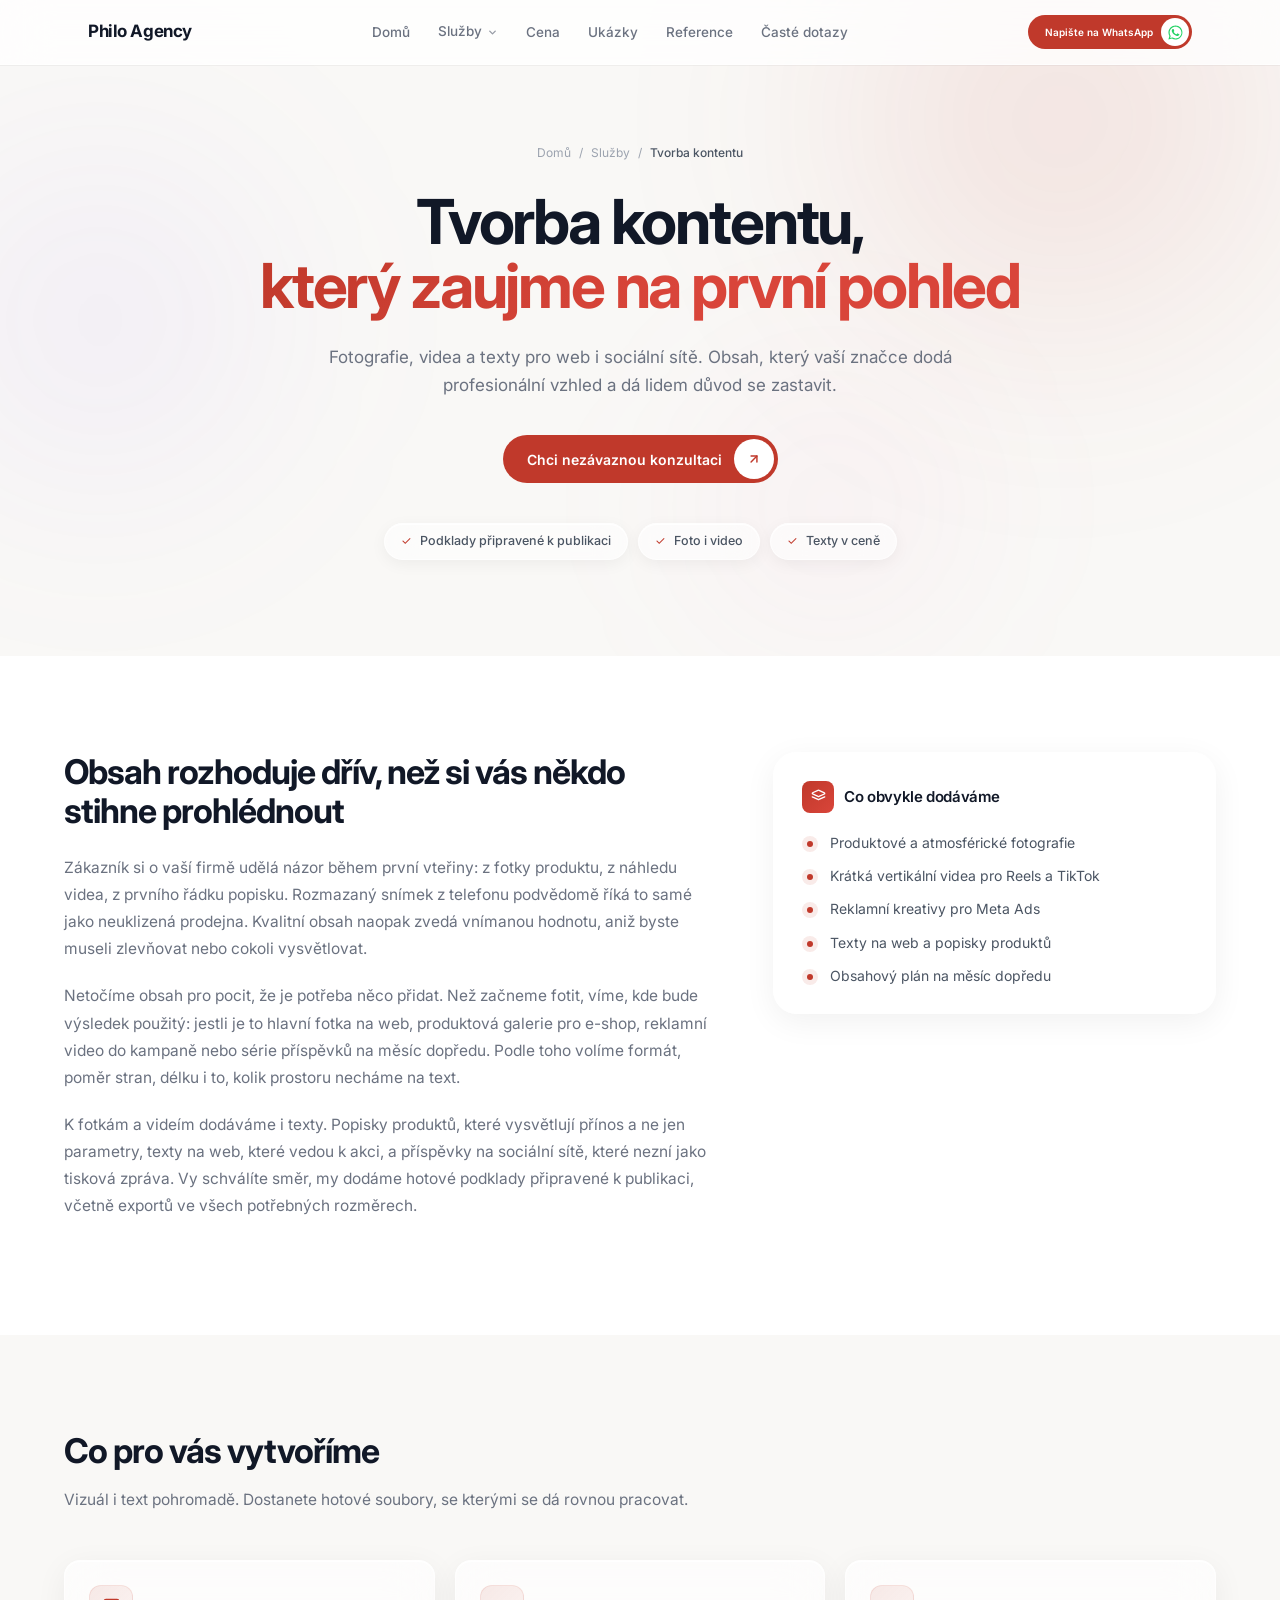
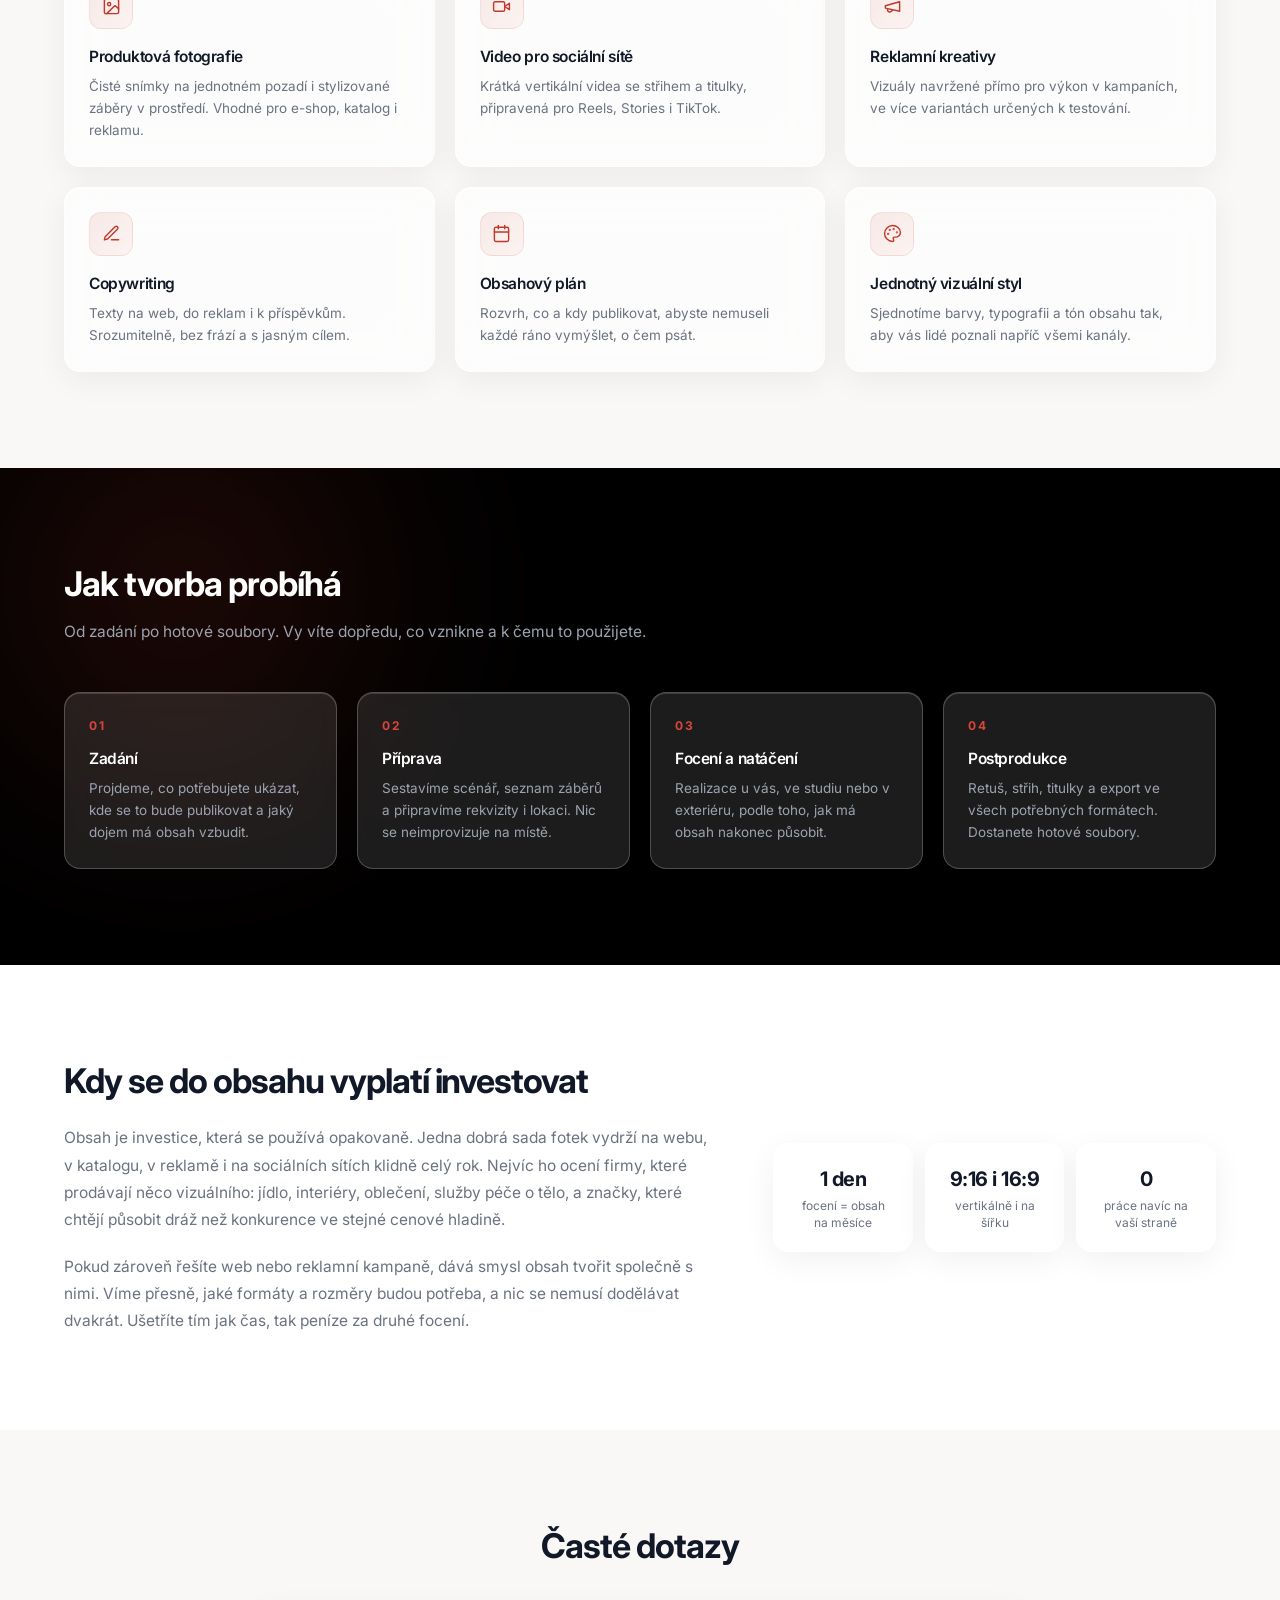
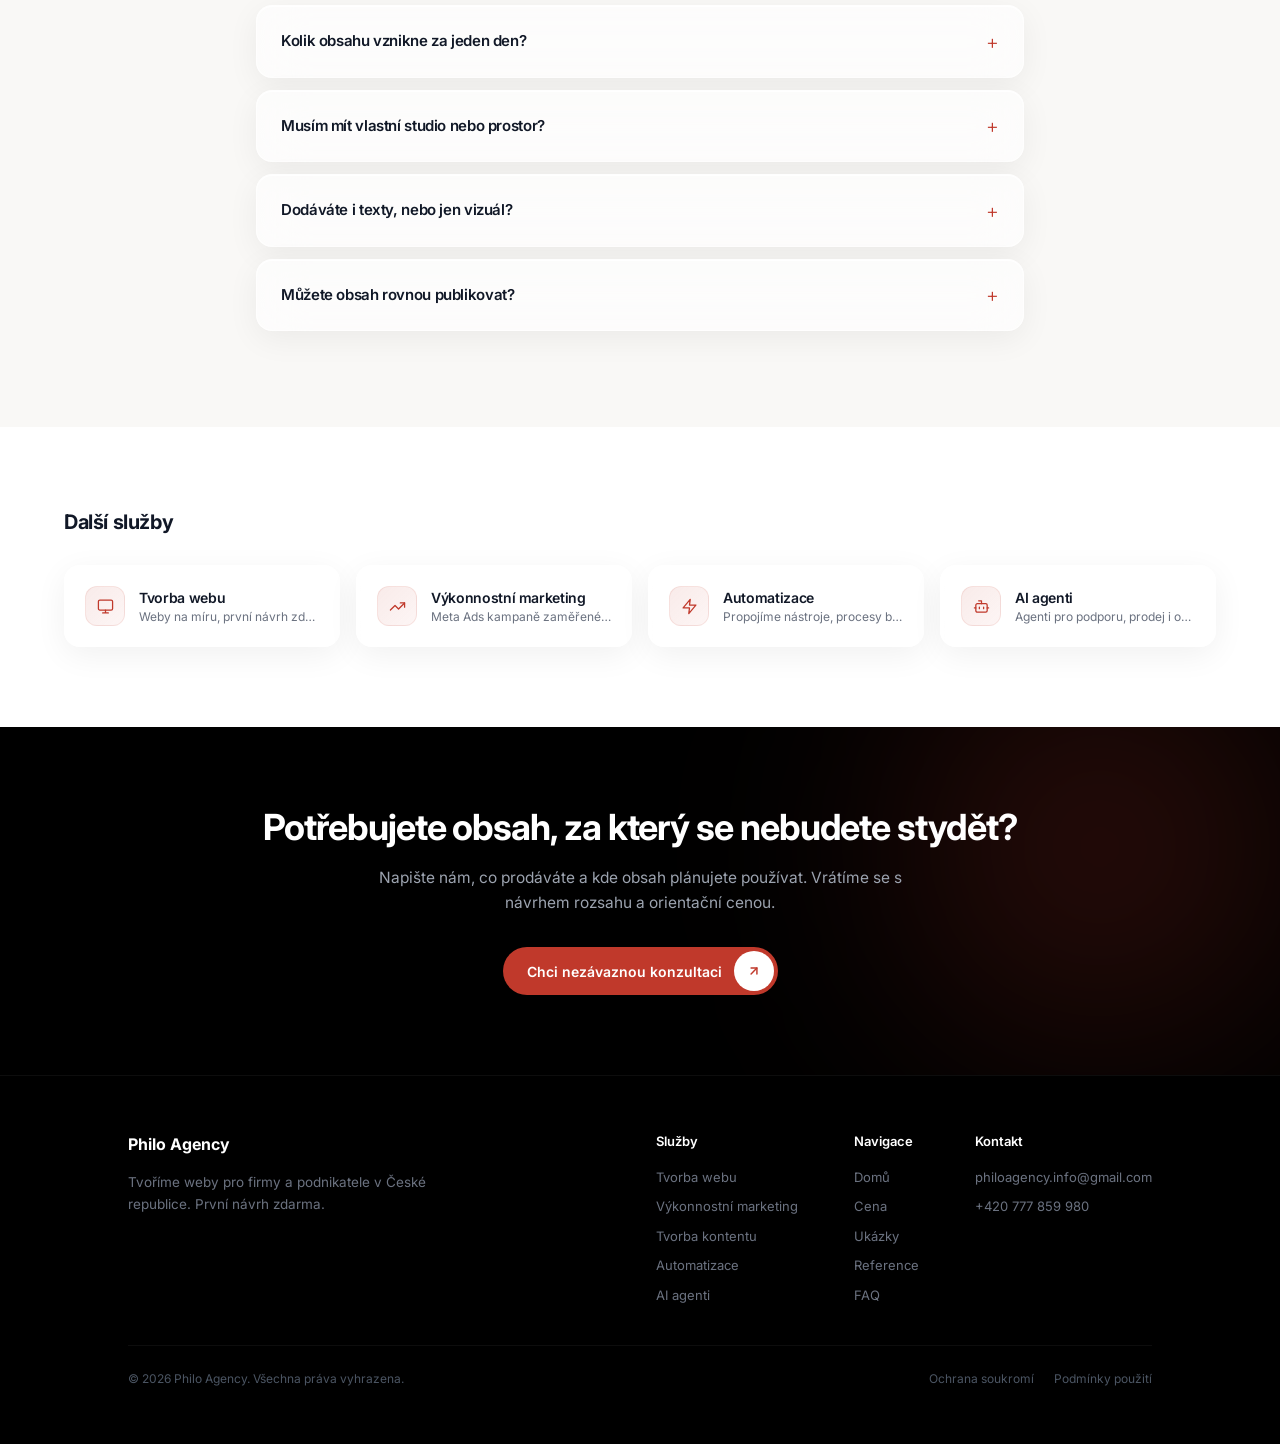
<file: sluzby/tvorba-kontentu.html>
<!DOCTYPE html>
<html lang="cs">

<head>
  <meta charset="UTF-8">
  <meta name="viewport" content="width=device-width, initial-scale=1.0">
  <title>Tvorba kontentu: foto, video a texty | Philo Agency</title>
  <meta name="description" content="Fotografie, videa a texty pro web i sociální sítě. Obsah, který zvedne vnímanou hodnotu vaší značky a je připravený k okamžité publikaci.">
  <meta name="keywords" content="tvorba obsahu, produktová fotografie, video pro sociální sítě, reels, copywriting, obsahový marketing, reklamní kreativy, správa sociálních sítí">
  <meta name="author" content="Philo Agency">
  <meta name="robots" content="index, follow">
  <link rel="canonical" href="https://philoagency.com/sluzby/tvorba-kontentu">
  <meta property="og:type" content="website">
  <meta property="og:locale" content="cs_CZ">
  <meta property="og:site_name" content="Philo Agency">
  <meta property="og:title" content="Tvorba kontentu: foto, video a texty | Philo Agency">
  <meta property="og:description" content="Fotografie, videa a texty pro web i sociální sítě. Obsah, který zvedne vnímanou hodnotu vaší značky a je připravený k okamžité publikaci.">
  <meta property="og:url" content="https://philoagency.com/sluzby/tvorba-kontentu">
  <meta property="og:image" content="https://philoagency.com/img/og-image.jpg">
  <meta property="og:image:secure_url" content="https://philoagency.com/img/og-image.jpg">
  <meta property="og:image:type" content="image/jpeg">
  <meta property="og:image:width" content="1200">
  <meta property="og:image:height" content="630">
  <meta property="og:image:alt" content="Philo Agency: weby, marketing a obsah na míru">
  <meta name="twitter:card" content="summary_large_image">
  <meta name="twitter:image" content="https://philoagency.com/img/og-image.jpg">
  <meta name="twitter:title" content="Tvorba kontentu: foto, video a texty | Philo Agency">
  <meta name="twitter:description" content="Fotografie, videa a texty pro web i sociální sítě. Obsah, který zvedne vnímanou hodnotu vaší značky a je připravený k okamžité publikaci.">
  <link rel="icon" type="image/svg+xml" href="../favicon.svg">
  <link rel="preconnect" href="https://fonts.googleapis.com">
  <link rel="preconnect" href="https://fonts.gstatic.com" crossorigin>
  <link href="https://fonts.googleapis.com/css2?family=inter:wght@100..900&display=swap" rel="stylesheet">
  <link rel="stylesheet" href="../assets/philo-sub.css">
  <script src="../assets/philo-sub.js"></script>
  <script type="application/ld+json">
{
  "@context": "https://schema.org",
  "@type": "Service",
  "name": "Tvorba obsahu: fotografie, video a texty",
  "serviceType": "Tvorba obsahu: fotografie, video a texty",
  "description": "Fotografie, videa a texty pro web i sociální sítě. Obsah, který zvedne vnímanou hodnotu vaší značky a je připravený k okamžité publikaci.",
  "provider": {
    "@type": "Organization",
    "name": "Philo Agency",
    "url": "https://philoagency.com/",
    "email": "philoagency.info@gmail.com",
    "telephone": "+420777859980"
  },
  "areaServed": {
    "@type": "Country",
    "name": "Česká republika"
  },
  "url": "https://philoagency.com/sluzby/tvorba-kontentu"
}
  </script>
  <script type="application/ld+json">
{
  "@context": "https://schema.org",
  "@type": "FAQPage",
  "mainEntity": [
    {
      "@type": "Question",
      "name": "Kolik obsahu vznikne za jeden den?",
      "acceptedAnswer": {
        "@type": "Answer",
        "text": "Podle náročnosti obvykle 20 až 40 finálních fotografií nebo několik krátkých videí. Přesný rozsah si domluvíme předem, abyste věděli, co dostanete."
      }
    },
    {
      "@type": "Question",
      "name": "Musím mít vlastní studio nebo prostor?",
      "acceptedAnswer": {
        "@type": "Answer",
        "text": "Ne. Fotíme u vás, v exteriéru nebo v pronajatém studiu. Vybereme variantu, která sedí k tomu, jak má obsah vypadat."
      }
    },
    {
      "@type": "Question",
      "name": "Dodáváte i texty, nebo jen vizuál?",
      "acceptedAnswer": {
        "@type": "Answer",
        "text": "Dodáváme obojí. Většina klientů chce podklady připravené k publikaci, tedy fotku i popisek, se kterým se dá rovnou pracovat."
      }
    },
    {
      "@type": "Question",
      "name": "Můžete obsah rovnou publikovat?",
      "acceptedAnswer": {
        "@type": "Answer",
        "text": "Ano, správu profilů umíme převzít včetně plánování příspěvků. Stačí nám přístup a odsouhlasený obsahový plán."
      }
    }
  ]
}
  </script>
  <link rel="stylesheet" href="../assets/tailwind.css">
</head>

<body class="bg-white overflow-x-hidden">

  <!-- ───── NAV ───── -->
  <nav class="glass-nav fixed top-0 left-0 right-0 z-50">
    <div class="max-w-6xl mx-auto px-6 h-16 flex items-center justify-between">
      <a href="/" class="flex items-center gap-2">
        <span class="font-bold text-[17px] text-gray-900 tracking-tight">Philo Agency</span>
      </a>
      <div class="hidden md:flex items-center gap-7">
        <a href="/"
          class="text-[13.5px] text-gray-500 hover:text-gray-900 font-medium transition-colors">Domů</a>

        <!-- Služby — rozbalovací menu -->
        <div class="nav-drop" id="nav-drop">
          <button class="nav-drop-trigger" id="nav-drop-trigger" aria-haspopup="true" aria-expanded="false">
            <span>Služby</span>
            <svg class="nav-drop-caret" xmlns="http://www.w3.org/2000/svg" width="11" height="11" viewBox="0 0 24 24"
              fill="none" stroke="currentColor" stroke-width="3" stroke-linecap="round" stroke-linejoin="round">
              <path d="m6 9 6 6 6-6" />
            </svg>
          </button>
          <div class="nav-drop-panel" role="menu">
            <a class="nav-drop-item" style="--d:.04s" href="/sluzby/tvorba-webu" role="menuitem">
              <span class="nav-drop-ico"><svg xmlns="http://www.w3.org/2000/svg" width="18" height="18" viewBox="0 0 24 24" fill="none" stroke="currentColor" stroke-width="1.8" stroke-linecap="round" stroke-linejoin="round"><rect width="20" height="14" x="2" y="3" rx="2"/><path d="M8 21h8M12 17v4"/></svg></span>
              <span>
                <span class="nav-drop-title">Tvorba webu</span>
                <span class="nav-drop-desc">Weby na míru, první návrh zdarma</span>
              </span>
              <svg class="nav-drop-arrow" xmlns="http://www.w3.org/2000/svg" width="15" height="15" viewBox="0 0 24 24" fill="none" stroke="currentColor" stroke-width="2.4" stroke-linecap="round" stroke-linejoin="round"><path d="M5 12h14M13 6l6 6-6 6"/></svg>
            </a>
            <a class="nav-drop-item" style="--d:.085s" href="/sluzby/vykonnostni-marketing" role="menuitem">
              <span class="nav-drop-ico"><svg xmlns="http://www.w3.org/2000/svg" width="18" height="18" viewBox="0 0 24 24" fill="none" stroke="currentColor" stroke-width="1.8" stroke-linecap="round" stroke-linejoin="round"><polyline points="22 7 13.5 15.5 8.5 10.5 2 17"/><polyline points="16 7 22 7 22 13"/></svg></span>
              <span>
                <span class="nav-drop-title">Výkonnostní marketing</span>
                <span class="nav-drop-desc">Meta Ads kampaně zaměřené na tržby</span>
              </span>
              <svg class="nav-drop-arrow" xmlns="http://www.w3.org/2000/svg" width="15" height="15" viewBox="0 0 24 24" fill="none" stroke="currentColor" stroke-width="2.4" stroke-linecap="round" stroke-linejoin="round"><path d="M5 12h14M13 6l6 6-6 6"/></svg>
            </a>
            <a class="nav-drop-item" style="--d:.13s" href="/sluzby/tvorba-kontentu" role="menuitem">
              <span class="nav-drop-ico"><svg xmlns="http://www.w3.org/2000/svg" width="18" height="18" viewBox="0 0 24 24" fill="none" stroke="currentColor" stroke-width="1.8" stroke-linecap="round" stroke-linejoin="round"><path d="m22 8-6 4 6 4V8Z"/><rect width="14" height="12" x="2" y="6" rx="2"/></svg></span>
              <span>
                <span class="nav-drop-title">Tvorba kontentu</span>
                <span class="nav-drop-desc">Foto, video a texty pro sociální sítě</span>
              </span>
              <svg class="nav-drop-arrow" xmlns="http://www.w3.org/2000/svg" width="15" height="15" viewBox="0 0 24 24" fill="none" stroke="currentColor" stroke-width="2.4" stroke-linecap="round" stroke-linejoin="round"><path d="M5 12h14M13 6l6 6-6 6"/></svg>
            </a>
            <a class="nav-drop-item" style="--d:.175s" href="/sluzby/automatizace" role="menuitem">
              <span class="nav-drop-ico"><svg xmlns="http://www.w3.org/2000/svg" width="18" height="18" viewBox="0 0 24 24" fill="none" stroke="currentColor" stroke-width="1.8" stroke-linecap="round" stroke-linejoin="round"><path d="M13 2 3 14h9l-1 8 10-12h-9l1-8Z"/></svg></span>
              <span>
                <span class="nav-drop-title">Automatizace</span>
                <span class="nav-drop-desc">Propojíme nástroje, procesy běží samy</span>
              </span>
              <svg class="nav-drop-arrow" xmlns="http://www.w3.org/2000/svg" width="15" height="15" viewBox="0 0 24 24" fill="none" stroke="currentColor" stroke-width="2.4" stroke-linecap="round" stroke-linejoin="round"><path d="M5 12h14M13 6l6 6-6 6"/></svg>
            </a>
            <a class="nav-drop-item" style="--d:.22s" href="/sluzby/ai-agenti" role="menuitem">
              <span class="nav-drop-ico"><svg xmlns="http://www.w3.org/2000/svg" width="18" height="18" viewBox="0 0 24 24" fill="none" stroke="currentColor" stroke-width="1.8" stroke-linecap="round" stroke-linejoin="round"><path d="M12 8V4H8"/><rect width="16" height="12" x="4" y="8" rx="2"/><path d="M2 14h2M20 14h2M15 13v2M9 13v2"/></svg></span>
              <span>
                <span class="nav-drop-title">AI agenti</span>
                <span class="nav-drop-desc">Agenti pro podporu, prodej i obsah</span>
              </span>
              <svg class="nav-drop-arrow" xmlns="http://www.w3.org/2000/svg" width="15" height="15" viewBox="0 0 24 24" fill="none" stroke="currentColor" stroke-width="2.4" stroke-linecap="round" stroke-linejoin="round"><path d="M5 12h14M13 6l6 6-6 6"/></svg>
            </a>
            <div class="nav-drop-foot">
              <span>Nevíte, co potřebujete?</span>
              <a href="/#kontakt">Ozvěte se nám →</a>
            </div>
          </div>
        </div>

        <a href="/#cena"
          class="text-[13.5px] text-gray-500 hover:text-gray-900 font-medium transition-colors">Cena</a>
        <a href="/#ukazky"
          class="text-[13.5px] text-gray-500 hover:text-gray-900 font-medium transition-colors">Ukázky</a>
        <a href="/#referencie"
          class="text-[13.5px] text-gray-500 hover:text-gray-900 font-medium transition-colors">Reference</a>
        <a href="/#faq"
          class="text-[13.5px] text-gray-500 hover:text-gray-900 font-medium transition-colors">Časté dotazy</a>
      </div>
      <div class="flex items-center gap-3">
        <a class="btn-dark btn-nav btn-wa" target="_blank" rel="noopener" aria-label="WhatsApp"
          href="https://wa.me/420777859980?text=Dobr%C3%BD%20den%2C%20m%C3%A1m%20z%C3%A1jem%20o%20spolupr%C3%A1ci%20s%20Philo%20Agency.%20M%C5%AF%C5%BEeme%20se%20domluvit%20na%20kr%C3%A1tk%C3%A9m%20hovoru%3F">
          <span class="btn-text">Napište na WhatsApp</span>
          <span class="wa-badge"><small>Napište na</small><strong>WhatsApp</strong></span>
          <div class="btn-icon"><svg xmlns="http://www.w3.org/2000/svg" width="15" height="15" viewBox="0 0 24 24" fill="currentColor" aria-hidden="true"><path d="M17.47 14.38c-.3-.15-1.76-.87-2.03-.97-.27-.1-.47-.15-.67.15-.2.3-.77.97-.94 1.17-.17.2-.35.22-.64.07-.3-.15-1.26-.46-2.4-1.48-.89-.79-1.49-1.77-1.66-2.07-.17-.3-.02-.46.13-.61.13-.13.3-.35.45-.52.15-.17.2-.3.3-.5.1-.2.05-.37-.02-.52-.08-.15-.67-1.61-.92-2.21-.24-.58-.49-.5-.67-.51h-.57c-.2 0-.52.07-.79.37-.27.3-1.04 1.02-1.04 2.48 0 1.46 1.07 2.88 1.21 3.07.15.2 2.1 3.2 5.08 4.49.71.31 1.26.49 1.7.63.71.22 1.36.19 1.87.12.57-.09 1.76-.72 2.01-1.41.25-.7.25-1.29.17-1.41-.07-.13-.27-.2-.57-.35M12.05 21.5h-.01a9.4 9.4 0 0 1-4.79-1.31l-.34-.2-3.56.93.95-3.47-.22-.36a9.4 9.4 0 0 1-1.44-5.01c0-5.2 4.23-9.43 9.44-9.43 2.52 0 4.89.98 6.67 2.77a9.37 9.37 0 0 1 2.76 6.67c0 5.2-4.24 9.43-9.44 9.43m8.03-17.46A11.28 11.28 0 0 0 12.05.72C5.8.72.7 5.8.7 12.06c0 2 .52 3.95 1.52 5.67L.6 23.28l5.68-1.49a11.3 11.3 0 0 0 5.42 1.38h.01c6.25 0 11.34-5.09 11.35-11.35 0-3.03-1.18-5.88-3.32-8.02"/></svg></div>
        </a>
        <button class="hamburger-btn md:hidden" id="hamburger-btn" aria-label="Menu">
          <span></span><span></span><span></span>
        </button>
      </div>
    </div>
  </nav>

  <!-- ───── MOBILNÍ MENU ───── -->
  <div class="mobile-menu md:hidden" id="mobile-menu">
    <div class="mobile-menu-inner">
      <a href="/" class="mobile-nav-link">Domů</a>
      <div class="mobile-sub open" id="mobile-sub">
        <button class="mobile-sub-toggle" id="mobile-sub-toggle" aria-expanded="true">
          <span>Služby</span>
          <svg xmlns="http://www.w3.org/2000/svg" width="16" height="16" viewBox="0 0 24 24" fill="none"
            stroke="currentColor" stroke-width="2.5" stroke-linecap="round" stroke-linejoin="round">
            <path d="m6 9 6 6 6-6" />
          </svg>
        </button>
        <div class="mobile-sub-list">
          <a href="/sluzby/tvorba-webu" class="mobile-sub-link">Tvorba webu</a>
          <a href="/sluzby/vykonnostni-marketing" class="mobile-sub-link">Výkonnostní marketing</a>
          <a href="/sluzby/tvorba-kontentu" class="mobile-sub-link">Tvorba kontentu</a>
          <a href="/sluzby/automatizace" class="mobile-sub-link">Automatizace</a>
          <a href="/sluzby/ai-agenti" class="mobile-sub-link">AI agenti</a>
        </div>
      </div>
      <a href="/#cena" class="mobile-nav-link">Cena</a>
      <a href="/#ukazky" class="mobile-nav-link">Ukázky</a>
      <a href="/#referencie" class="mobile-nav-link">Reference</a>
      <a href="/#faq" class="mobile-nav-link">Časté dotazy</a>
      <a href="/#kontakt" class="btn-dark mt-5" style="width:100%;justify-content:center">
        <span class="btn-text">Kontaktujte nás</span>
        <div class="btn-icon"><svg xmlns="http://www.w3.org/2000/svg" width="14" height="14" viewBox="0 0 24 24" fill="none" stroke="currentColor" stroke-width="2.5" stroke-linecap="round" stroke-linejoin="round"><path d="M7 7h10v10"/><path d="M7 17 17 7"/></svg></div>
      </a>
    </div>
  </div>

  <!-- ───── HERO ───── -->
  <section class="hero-bg pt-36 pb-24 px-6">
    <div class="blob"
      style="width:720px;height:720px;background:radial-gradient(circle,rgba(192,57,43,0.13),transparent 65%);top:-240px;right:-140px;filter:blur(90px)">
    </div>
    <div class="blob"
      style="width:560px;height:560px;background:radial-gradient(circle,rgba(139,92,246,0.08),transparent 65%);top:40px;left:-180px;filter:blur(90px)">
    </div>
    <div class="blob"
      style="width:420px;height:420px;background:radial-gradient(circle,rgba(244,114,182,0.07),transparent 65%);bottom:-60px;right:240px;filter:blur(80px)">
    </div>

    <div class="max-w-4xl mx-auto relative z-10 text-center">
      <div class="flex items-center justify-center gap-2 text-[12px] text-gray-400 mb-7" id="sp-eyebrow" style="opacity:0">
        <a href="/" class="hover:text-gray-600 transition-colors">Domů</a>
        <span>/</span>
        <span>Služby</span>
        <span>/</span>
        <span class="text-gray-600 font-medium">Tvorba kontentu</span>
      </div>

      <h1 class="text-[40px] sm:text-[52px] md:text-[62px] font-bold tracking-[-0.035em] leading-[1.04] text-gray-900 mb-6"
        id="sp-title" style="opacity:0">
        Tvorba kontentu, <br class="hidden sm:block"><span class="gradient-text">který zaujme na první pohled</span>
      </h1>

      <p class="text-gray-500 text-[16px] sm:text-[17px] leading-[1.65] max-w-2xl mx-auto mb-9" id="sp-sub" style="opacity:0">
        Fotografie, videa a texty pro web i sociální sítě. Obsah, který vaší značce dodá profesionální vzhled a dá lidem důvod se zastavit.
      </p>

      <div class="flex flex-col sm:flex-row items-center justify-center gap-3 mb-10" id="sp-btns" style="opacity:0">
        <a href="/#kontakt" class="btn-dark">
          <span class="btn-text">Chci nezávaznou konzultaci</span>
          <div class="btn-icon"><svg xmlns="http://www.w3.org/2000/svg" width="14" height="14" viewBox="0 0 24 24" fill="none" stroke="currentColor" stroke-width="2.5" stroke-linecap="round" stroke-linejoin="round"><path d="M7 7h10v10"/><path d="M7 17 17 7"/></svg></div>
        </a>
      </div>

      <div class="flex flex-wrap items-center justify-center gap-2.5" id="sp-meta" style="opacity:0">
          <div class="glass-sm rounded-full px-4 py-2 flex items-center gap-2">
            <span class="text-[#c0392b] text-[12px]">✓</span>
            <span class="text-[12.5px] font-medium text-gray-600">Podklady připravené k publikaci</span>
          </div>
          <div class="glass-sm rounded-full px-4 py-2 flex items-center gap-2">
            <span class="text-[#c0392b] text-[12px]">✓</span>
            <span class="text-[12.5px] font-medium text-gray-600">Foto i video</span>
          </div>
          <div class="glass-sm rounded-full px-4 py-2 flex items-center gap-2">
            <span class="text-[#c0392b] text-[12px]">✓</span>
            <span class="text-[12.5px] font-medium text-gray-600">Texty v ceně</span>
          </div>
      </div>
    </div>
  </section>

  <!-- ───── ÚVOD ───── -->
  <section class="bg-white py-24 px-6">
    <div class="max-w-6xl mx-auto grid grid-cols-1 lg:grid-cols-12 gap-12 lg:gap-16 items-start">
      <div class="lg:col-span-7 reveal">
        <h2 class="text-[28px] sm:text-[34px] font-bold tracking-[-0.03em] leading-[1.15] text-gray-900 mb-6">
          Obsah rozhoduje dřív, než si vás někdo stihne prohlédnout</h2>
          <p class="text-gray-500 text-[15.5px] leading-[1.75] mb-5">Zákazník si o vaší firmě udělá názor během první vteřiny: z fotky produktu, z náhledu videa, z prvního řádku popisku. Rozmazaný snímek z telefonu podvědomě říká to samé jako neuklizená prodejna. Kvalitní obsah naopak zvedá vnímanou hodnotu, aniž byste museli zlevňovat nebo cokoli vysvětlovat.</p>
          <p class="text-gray-500 text-[15.5px] leading-[1.75] mb-5">Netočíme obsah pro pocit, že je potřeba něco přidat. Než začneme fotit, víme, kde bude výsledek použitý: jestli je to hlavní fotka na web, produktová galerie pro e-shop, reklamní video do kampaně nebo série příspěvků na měsíc dopředu. Podle toho volíme formát, poměr stran, délku i to, kolik prostoru necháme na text.</p>
          <p class="text-gray-500 text-[15.5px] leading-[1.75] mb-5">K fotkám a videím dodáváme i texty. Popisky produktů, které vysvětlují přínos a ne jen parametry, texty na web, které vedou k akci, a příspěvky na sociální sítě, které nezní jako tisková zpráva. Vy schválíte směr, my dodáme hotové podklady připravené k publikaci, včetně exportů ve všech potřebných rozměrech.</p>
      </div>
      <div class="lg:col-span-5 reveal">
        <div class="glass rounded-3xl p-7">
          <div class="flex items-center gap-2.5 mb-5">
            <span
              class="w-8 h-8 rounded-lg bg-gradient-to-br from-[#c0392b] to-[#d9453a] flex items-center justify-center text-white"><svg xmlns="http://www.w3.org/2000/svg" width="15" height="15" viewBox="0 0 24 24" fill="none" stroke="currentColor" stroke-width="2" stroke-linecap="round" stroke-linejoin="round"><path d="m12.83 2.18a2 2 0 0 0-1.66 0L2.6 6.08a1 1 0 0 0 0 1.83l8.58 3.91a2 2 0 0 0 1.66 0l8.58-3.9a1 1 0 0 0 0-1.83Z"/><path d="m22 12.5-9.17 4.16a2 2 0 0 1-1.66 0L2 12.5"/></svg></span>
            <h3 class="text-[15px] font-semibold text-gray-900 tracking-tight">Co obvykle dodáváme</h3>
          </div>
          <ul class="space-y-3.5">
            <li class="flex items-start gap-3">
              <span
                class="mt-[3px] w-4 h-4 rounded-full bg-[#c0392b]/10 flex items-center justify-center flex-shrink-0"><span
                  class="w-1.5 h-1.5 rounded-full bg-[#c0392b]"></span></span>
              <span class="text-[14px] text-gray-600 leading-snug">Produktové a atmosférické fotografie</span>
            </li>
            <li class="flex items-start gap-3">
              <span
                class="mt-[3px] w-4 h-4 rounded-full bg-[#c0392b]/10 flex items-center justify-center flex-shrink-0"><span
                  class="w-1.5 h-1.5 rounded-full bg-[#c0392b]"></span></span>
              <span class="text-[14px] text-gray-600 leading-snug">Krátká vertikální videa pro Reels a TikTok</span>
            </li>
            <li class="flex items-start gap-3">
              <span
                class="mt-[3px] w-4 h-4 rounded-full bg-[#c0392b]/10 flex items-center justify-center flex-shrink-0"><span
                  class="w-1.5 h-1.5 rounded-full bg-[#c0392b]"></span></span>
              <span class="text-[14px] text-gray-600 leading-snug">Reklamní kreativy pro Meta Ads</span>
            </li>
            <li class="flex items-start gap-3">
              <span
                class="mt-[3px] w-4 h-4 rounded-full bg-[#c0392b]/10 flex items-center justify-center flex-shrink-0"><span
                  class="w-1.5 h-1.5 rounded-full bg-[#c0392b]"></span></span>
              <span class="text-[14px] text-gray-600 leading-snug">Texty na web a popisky produktů</span>
            </li>
            <li class="flex items-start gap-3">
              <span
                class="mt-[3px] w-4 h-4 rounded-full bg-[#c0392b]/10 flex items-center justify-center flex-shrink-0"><span
                  class="w-1.5 h-1.5 rounded-full bg-[#c0392b]"></span></span>
              <span class="text-[14px] text-gray-600 leading-snug">Obsahový plán na měsíc dopředu</span>
            </li>
          </ul>
        </div>
      </div>
    </div>
  </section>

  <!-- ───── CO DODÁVÁME ───── -->
  <section class="py-24 px-6" style="background:#f9f8f6">
    <div class="max-w-6xl mx-auto">
      <div class="max-w-2xl mb-12 reveal">
        <h2 class="text-[28px] sm:text-[34px] font-bold tracking-[-0.03em] leading-[1.15] text-gray-900 mb-4">
          Co pro vás vytvoříme</h2>
        <p class="text-gray-500 text-[15.5px] leading-relaxed">Vizuál i text pohromadě. Dostanete hotové soubory, se kterými se dá rovnou pracovat.</p>
      </div>
      <div class="grid grid-cols-1 sm:grid-cols-2 lg:grid-cols-3 gap-5">
        <div class="glass glass-hover rounded-2xl p-6 reveal">
          <div
            class="w-11 h-11 rounded-xl bg-gradient-to-br from-[#c0392b]/10 to-[#d9453a]/5 border border-[#c0392b]/10 flex items-center justify-center text-[#c0392b] mb-4">
            <svg xmlns="http://www.w3.org/2000/svg" width="19" height="19" viewBox="0 0 24 24" fill="none" stroke="currentColor" stroke-width="1.8" stroke-linecap="round" stroke-linejoin="round"><rect width="18" height="18" x="3" y="3" rx="2"/><circle cx="9" cy="9" r="2"/><path d="m21 15-3.09-3.09a2 2 0 0 0-2.82 0L6 21"/></svg>
          </div>
          <h3 class="text-[15.5px] font-semibold text-gray-900 mb-2 tracking-tight">Produktová fotografie</h3>
          <p class="text-[13.5px] text-gray-500 leading-relaxed">Čisté snímky na jednotném pozadí i stylizované záběry v prostředí. Vhodné pro e-shop, katalog i reklamu.</p>
        </div>
        <div class="glass glass-hover rounded-2xl p-6 reveal">
          <div
            class="w-11 h-11 rounded-xl bg-gradient-to-br from-[#c0392b]/10 to-[#d9453a]/5 border border-[#c0392b]/10 flex items-center justify-center text-[#c0392b] mb-4">
            <svg xmlns="http://www.w3.org/2000/svg" width="19" height="19" viewBox="0 0 24 24" fill="none" stroke="currentColor" stroke-width="1.8" stroke-linecap="round" stroke-linejoin="round"><path d="m22 8-6 4 6 4V8Z"/><rect width="14" height="12" x="2" y="6" rx="2"/></svg>
          </div>
          <h3 class="text-[15.5px] font-semibold text-gray-900 mb-2 tracking-tight">Video pro sociální sítě</h3>
          <p class="text-[13.5px] text-gray-500 leading-relaxed">Krátká vertikální videa se střihem a titulky, připravená pro Reels, Stories i TikTok.</p>
        </div>
        <div class="glass glass-hover rounded-2xl p-6 reveal">
          <div
            class="w-11 h-11 rounded-xl bg-gradient-to-br from-[#c0392b]/10 to-[#d9453a]/5 border border-[#c0392b]/10 flex items-center justify-center text-[#c0392b] mb-4">
            <svg xmlns="http://www.w3.org/2000/svg" width="19" height="19" viewBox="0 0 24 24" fill="none" stroke="currentColor" stroke-width="1.8" stroke-linecap="round" stroke-linejoin="round"><path d="m3 11 18-5v12L3 14v-3Z"/><path d="M11.6 16.8a3 3 0 1 1-5.8-1.6"/></svg>
          </div>
          <h3 class="text-[15.5px] font-semibold text-gray-900 mb-2 tracking-tight">Reklamní kreativy</h3>
          <p class="text-[13.5px] text-gray-500 leading-relaxed">Vizuály navržené přímo pro výkon v kampaních, ve více variantách určených k testování.</p>
        </div>
        <div class="glass glass-hover rounded-2xl p-6 reveal">
          <div
            class="w-11 h-11 rounded-xl bg-gradient-to-br from-[#c0392b]/10 to-[#d9453a]/5 border border-[#c0392b]/10 flex items-center justify-center text-[#c0392b] mb-4">
            <svg xmlns="http://www.w3.org/2000/svg" width="19" height="19" viewBox="0 0 24 24" fill="none" stroke="currentColor" stroke-width="1.8" stroke-linecap="round" stroke-linejoin="round"><path d="M12 20h9"/><path d="M16.5 3.5a2.1 2.1 0 0 1 3 3L7 19l-4 1 1-4Z"/></svg>
          </div>
          <h3 class="text-[15.5px] font-semibold text-gray-900 mb-2 tracking-tight">Copywriting</h3>
          <p class="text-[13.5px] text-gray-500 leading-relaxed">Texty na web, do reklam i k příspěvkům. Srozumitelně, bez frází a s jasným cílem.</p>
        </div>
        <div class="glass glass-hover rounded-2xl p-6 reveal">
          <div
            class="w-11 h-11 rounded-xl bg-gradient-to-br from-[#c0392b]/10 to-[#d9453a]/5 border border-[#c0392b]/10 flex items-center justify-center text-[#c0392b] mb-4">
            <svg xmlns="http://www.w3.org/2000/svg" width="19" height="19" viewBox="0 0 24 24" fill="none" stroke="currentColor" stroke-width="1.8" stroke-linecap="round" stroke-linejoin="round"><rect width="18" height="18" x="3" y="4" rx="2"/><path d="M16 2v4M8 2v4M3 10h18"/></svg>
          </div>
          <h3 class="text-[15.5px] font-semibold text-gray-900 mb-2 tracking-tight">Obsahový plán</h3>
          <p class="text-[13.5px] text-gray-500 leading-relaxed">Rozvrh, co a kdy publikovat, abyste nemuseli každé ráno vymýšlet, o čem psát.</p>
        </div>
        <div class="glass glass-hover rounded-2xl p-6 reveal">
          <div
            class="w-11 h-11 rounded-xl bg-gradient-to-br from-[#c0392b]/10 to-[#d9453a]/5 border border-[#c0392b]/10 flex items-center justify-center text-[#c0392b] mb-4">
            <svg xmlns="http://www.w3.org/2000/svg" width="19" height="19" viewBox="0 0 24 24" fill="none" stroke="currentColor" stroke-width="1.8" stroke-linecap="round" stroke-linejoin="round"><circle cx="13.5" cy="6.5" r=".5"/><circle cx="17.5" cy="10.5" r=".5"/><circle cx="8.5" cy="7.5" r=".5"/><circle cx="6.5" cy="12.5" r=".5"/><path d="M12 2C6.5 2 2 6.5 2 12s4.5 10 10 10c.9 0 1.6-.7 1.6-1.6 0-.4-.2-.8-.4-1.1-.3-.3-.4-.7-.4-1.1 0-.9.7-1.6 1.6-1.6H16c3.3 0 6-2.7 6-6 0-4.9-4.5-8.6-10-8.6Z"/></svg>
          </div>
          <h3 class="text-[15.5px] font-semibold text-gray-900 mb-2 tracking-tight">Jednotný vizuální styl</h3>
          <p class="text-[13.5px] text-gray-500 leading-relaxed">Sjednotíme barvy, typografii a tón obsahu tak, aby vás lidé poznali napříč všemi kanály.</p>
        </div>
      </div>
    </div>
  </section>

  <!-- ───── POSTUP ───── -->
  <section class="bg-black py-24 px-6 relative overflow-hidden">
    <div class="blob"
      style="width:600px;height:600px;background:radial-gradient(circle,rgba(192,57,43,0.22),transparent 65%);top:-180px;left:-120px;filter:blur(100px)">
    </div>
    <div class="max-w-6xl mx-auto relative z-10">
      <div class="max-w-2xl mb-12 reveal">
        <h2 class="text-[28px] sm:text-[34px] font-bold tracking-[-0.03em] leading-[1.15] text-white mb-4">
          Jak tvorba probíhá</h2>
        <p class="text-gray-400 text-[15.5px] leading-relaxed">Od zadání po hotové soubory. Vy víte dopředu, co vznikne a k čemu to použijete.</p>
      </div>
      <div class="grid grid-cols-1 sm:grid-cols-2 lg:grid-cols-4 gap-5">
        <div class="glass-dark rounded-2xl p-6 reveal">
          <div class="text-[#d9453a] text-[12px] font-bold tracking-[0.18em] mb-3">01</div>
          <h3 class="text-white text-[15.5px] font-semibold mb-2 tracking-tight">Zadání</h3>
          <p class="text-gray-400 text-[13.5px] leading-relaxed">Projdeme, co potřebujete ukázat, kde se to bude publikovat a jaký dojem má obsah vzbudit.</p>
        </div>
        <div class="glass-dark rounded-2xl p-6 reveal">
          <div class="text-[#d9453a] text-[12px] font-bold tracking-[0.18em] mb-3">02</div>
          <h3 class="text-white text-[15.5px] font-semibold mb-2 tracking-tight">Příprava</h3>
          <p class="text-gray-400 text-[13.5px] leading-relaxed">Sestavíme scénář, seznam záběrů a připravíme rekvizity i lokaci. Nic se neimprovizuje na místě.</p>
        </div>
        <div class="glass-dark rounded-2xl p-6 reveal">
          <div class="text-[#d9453a] text-[12px] font-bold tracking-[0.18em] mb-3">03</div>
          <h3 class="text-white text-[15.5px] font-semibold mb-2 tracking-tight">Focení a natáčení</h3>
          <p class="text-gray-400 text-[13.5px] leading-relaxed">Realizace u vás, ve studiu nebo v exteriéru, podle toho, jak má obsah nakonec působit.</p>
        </div>
        <div class="glass-dark rounded-2xl p-6 reveal">
          <div class="text-[#d9453a] text-[12px] font-bold tracking-[0.18em] mb-3">04</div>
          <h3 class="text-white text-[15.5px] font-semibold mb-2 tracking-tight">Postprodukce</h3>
          <p class="text-gray-400 text-[13.5px] leading-relaxed">Retuš, střih, titulky a export ve všech potřebných formátech. Dostanete hotové soubory.</p>
        </div>
      </div>
    </div>
  </section>

  <!-- ───── PRO KOHO ───── -->
  <section class="bg-white py-24 px-6">
    <div class="max-w-6xl mx-auto grid grid-cols-1 lg:grid-cols-12 gap-12 lg:gap-16 items-center">
      <div class="lg:col-span-7 reveal">
        <h2 class="text-[28px] sm:text-[34px] font-bold tracking-[-0.03em] leading-[1.15] text-gray-900 mb-6">
          Kdy se do obsahu vyplatí investovat</h2>
        <p class="text-gray-500 text-[15.5px] leading-[1.75] mb-5">Obsah je investice, která se používá opakovaně. Jedna dobrá sada fotek vydrží na webu, v katalogu, v reklamě i na sociálních sítích klidně celý rok. Nejvíc ho ocení firmy, které prodávají něco vizuálního: jídlo, interiéry, oblečení, služby péče o tělo, a značky, které chtějí působit dráž než konkurence ve stejné cenové hladině.</p>
        <p class="text-gray-500 text-[15.5px] leading-[1.75]">Pokud zároveň řešíte web nebo reklamní kampaně, dává smysl obsah tvořit společně s nimi. Víme přesně, jaké formáty a rozměry budou potřeba, a nic se nemusí dodělávat dvakrát. Ušetříte tím jak čas, tak peníze za druhé focení.</p>
      </div>
      <div class="lg:col-span-5 reveal">
        <div class="grid grid-cols-3 gap-3">
          <div class="glass rounded-2xl px-5 py-5 text-center">
            <div class="text-[20px] font-bold text-gray-900 tracking-tight mb-1">1 den</div>
            <div class="text-[12px] text-gray-500 leading-snug">focení = obsah na měsíce</div>
          </div>
          <div class="glass rounded-2xl px-5 py-5 text-center">
            <div class="text-[20px] font-bold text-gray-900 tracking-tight mb-1">9:16 i 16:9</div>
            <div class="text-[12px] text-gray-500 leading-snug">vertikálně i na šířku</div>
          </div>
          <div class="glass rounded-2xl px-5 py-5 text-center">
            <div class="text-[20px] font-bold text-gray-900 tracking-tight mb-1">0</div>
            <div class="text-[12px] text-gray-500 leading-snug">práce navíc na vaší straně</div>
          </div>
        </div>
      </div>
    </div>
  </section>

  <!-- ───── FAQ ───── -->
  <section class="py-24 px-6" style="background:#f9f8f6">
    <div class="max-w-3xl mx-auto">
      <h2
        class="text-[28px] sm:text-[34px] font-bold tracking-[-0.03em] leading-[1.15] text-gray-900 mb-10 text-center reveal">
        Časté dotazy</h2>
      <div class="space-y-3">
        <div class="faq-item glass rounded-2xl px-6 py-1 reveal">
          <button class="faq-trigger w-full flex items-center justify-between gap-4 py-5 text-left">
            <span class="text-[15px] font-semibold text-gray-900 tracking-tight">Kolik obsahu vznikne za jeden den?</span>
            <span class="faq-icon text-[#c0392b] text-[20px] font-light leading-none flex-shrink-0">+</span>
          </button>
          <div class="faq-answer">
            <p class="text-[14px] text-gray-500 leading-relaxed pb-5 pr-8">Podle náročnosti obvykle 20 až 40 finálních fotografií nebo několik krátkých videí. Přesný rozsah si domluvíme předem, abyste věděli, co dostanete.</p>
          </div>
        </div>
        <div class="faq-item glass rounded-2xl px-6 py-1 reveal">
          <button class="faq-trigger w-full flex items-center justify-between gap-4 py-5 text-left">
            <span class="text-[15px] font-semibold text-gray-900 tracking-tight">Musím mít vlastní studio nebo prostor?</span>
            <span class="faq-icon text-[#c0392b] text-[20px] font-light leading-none flex-shrink-0">+</span>
          </button>
          <div class="faq-answer">
            <p class="text-[14px] text-gray-500 leading-relaxed pb-5 pr-8">Ne. Fotíme u vás, v exteriéru nebo v pronajatém studiu. Vybereme variantu, která sedí k tomu, jak má obsah vypadat.</p>
          </div>
        </div>
        <div class="faq-item glass rounded-2xl px-6 py-1 reveal">
          <button class="faq-trigger w-full flex items-center justify-between gap-4 py-5 text-left">
            <span class="text-[15px] font-semibold text-gray-900 tracking-tight">Dodáváte i texty, nebo jen vizuál?</span>
            <span class="faq-icon text-[#c0392b] text-[20px] font-light leading-none flex-shrink-0">+</span>
          </button>
          <div class="faq-answer">
            <p class="text-[14px] text-gray-500 leading-relaxed pb-5 pr-8">Dodáváme obojí. Většina klientů chce podklady připravené k publikaci, tedy fotku i popisek, se kterým se dá rovnou pracovat.</p>
          </div>
        </div>
        <div class="faq-item glass rounded-2xl px-6 py-1 reveal">
          <button class="faq-trigger w-full flex items-center justify-between gap-4 py-5 text-left">
            <span class="text-[15px] font-semibold text-gray-900 tracking-tight">Můžete obsah rovnou publikovat?</span>
            <span class="faq-icon text-[#c0392b] text-[20px] font-light leading-none flex-shrink-0">+</span>
          </button>
          <div class="faq-answer">
            <p class="text-[14px] text-gray-500 leading-relaxed pb-5 pr-8">Ano, správu profilů umíme převzít včetně plánování příspěvků. Stačí nám přístup a odsouhlasený obsahový plán.</p>
          </div>
        </div>
      </div>
    </div>
  </section>

  <!-- ───── DALŠÍ SLUŽBY ───── -->
  <section class="bg-white py-20 px-6">
    <div class="max-w-6xl mx-auto">
      <h2 class="text-[20px] font-bold tracking-[-0.02em] text-gray-900 mb-7 reveal">Další služby</h2>
      <div class="grid grid-cols-1 sm:grid-cols-2 lg:grid-cols-4 gap-4">
        <a href="/sluzby/tvorba-webu" class="glass glass-hover rounded-2xl p-5 flex items-center gap-3.5 reveal">
          <span
            class="w-10 h-10 rounded-xl bg-gradient-to-br from-[#c0392b]/10 to-[#d9453a]/5 border border-[#c0392b]/10 flex items-center justify-center text-[#c0392b] flex-shrink-0"><svg xmlns="http://www.w3.org/2000/svg" width="17" height="17" viewBox="0 0 24 24" fill="none" stroke="currentColor" stroke-width="1.8" stroke-linecap="round" stroke-linejoin="round"><rect width="20" height="14" x="2" y="3" rx="2"/><path d="M8 21h8M12 17v4"/></svg></span>
          <span class="min-w-0">
            <span class="block text-[14px] font-semibold text-gray-900 tracking-tight">Tvorba webu</span>
            <span class="block text-[12px] text-gray-500 truncate">Weby na míru, první návrh zdarma</span>
          </span>
        </a>
        <a href="/sluzby/vykonnostni-marketing" class="glass glass-hover rounded-2xl p-5 flex items-center gap-3.5 reveal">
          <span
            class="w-10 h-10 rounded-xl bg-gradient-to-br from-[#c0392b]/10 to-[#d9453a]/5 border border-[#c0392b]/10 flex items-center justify-center text-[#c0392b] flex-shrink-0"><svg xmlns="http://www.w3.org/2000/svg" width="17" height="17" viewBox="0 0 24 24" fill="none" stroke="currentColor" stroke-width="1.8" stroke-linecap="round" stroke-linejoin="round"><polyline points="22 7 13.5 15.5 8.5 10.5 2 17"/><polyline points="16 7 22 7 22 13"/></svg></span>
          <span class="min-w-0">
            <span class="block text-[14px] font-semibold text-gray-900 tracking-tight">Výkonnostní marketing</span>
            <span class="block text-[12px] text-gray-500 truncate">Meta Ads kampaně zaměřené na tržby</span>
          </span>
        </a>
        <a href="/sluzby/automatizace" class="glass glass-hover rounded-2xl p-5 flex items-center gap-3.5 reveal">
          <span
            class="w-10 h-10 rounded-xl bg-gradient-to-br from-[#c0392b]/10 to-[#d9453a]/5 border border-[#c0392b]/10 flex items-center justify-center text-[#c0392b] flex-shrink-0"><svg xmlns="http://www.w3.org/2000/svg" width="17" height="17" viewBox="0 0 24 24" fill="none" stroke="currentColor" stroke-width="1.8" stroke-linecap="round" stroke-linejoin="round"><path d="M13 2 3 14h9l-1 8 10-12h-9l1-8Z"/></svg></span>
          <span class="min-w-0">
            <span class="block text-[14px] font-semibold text-gray-900 tracking-tight">Automatizace</span>
            <span class="block text-[12px] text-gray-500 truncate">Propojíme nástroje, procesy běží samy</span>
          </span>
        </a>
        <a href="/sluzby/ai-agenti" class="glass glass-hover rounded-2xl p-5 flex items-center gap-3.5 reveal">
          <span
            class="w-10 h-10 rounded-xl bg-gradient-to-br from-[#c0392b]/10 to-[#d9453a]/5 border border-[#c0392b]/10 flex items-center justify-center text-[#c0392b] flex-shrink-0"><svg xmlns="http://www.w3.org/2000/svg" width="17" height="17" viewBox="0 0 24 24" fill="none" stroke="currentColor" stroke-width="1.8" stroke-linecap="round" stroke-linejoin="round"><path d="M12 8V4H8"/><rect width="16" height="12" x="4" y="8" rx="2"/><path d="M2 14h2M20 14h2M15 13v2M9 13v2"/></svg></span>
          <span class="min-w-0">
            <span class="block text-[14px] font-semibold text-gray-900 tracking-tight">AI agenti</span>
            <span class="block text-[12px] text-gray-500 truncate">Agenti pro podporu, prodej i obsah</span>
          </span>
        </a>
      </div>
    </div>
  </section>

  <!-- ───── CTA ───── -->
  <section class="bg-black py-20 px-6 relative overflow-hidden">
    <div class="blob"
      style="width:640px;height:640px;background:radial-gradient(circle,rgba(192,57,43,0.28),transparent 65%);top:-200px;right:-140px;filter:blur(100px)">
    </div>
    <div class="max-w-3xl mx-auto text-center relative z-10 reveal">
      <h2 class="text-[28px] sm:text-[36px] font-bold tracking-[-0.03em] leading-[1.15] text-white mb-4">
        Potřebujete obsah, za který se nebudete stydět?</h2>
      <p class="text-gray-400 text-[15.5px] leading-relaxed mb-8 max-w-xl mx-auto">Napište nám, co prodáváte a kde obsah plánujete používat. Vrátíme se s návrhem rozsahu a orientační cenou.</p>
      <div class="flex justify-center">
        <a href="/#kontakt" class="btn-dark">
          <span class="btn-text">Chci nezávaznou konzultaci</span>
          <div class="btn-icon"><svg xmlns="http://www.w3.org/2000/svg" width="14" height="14" viewBox="0 0 24 24" fill="none" stroke="currentColor" stroke-width="2.5" stroke-linecap="round" stroke-linejoin="round"><path d="M7 7h10v10"/><path d="M7 17 17 7"/></svg></div>
        </a>
      </div>
    </div>
  </section>

  <!-- ───── FOOTER ───── -->
  <footer class="bg-black py-14 px-6 border-t border-white/5">
    <div class="max-w-5xl mx-auto flex flex-col md:flex-row justify-between gap-10">
      <div class="max-w-xs">
        <div class="flex items-center gap-2 mb-4">
          <span class="font-bold text-white text-[16px]">Philo Agency</span>
        </div>
        <p class="text-gray-500 text-[13.5px] leading-relaxed">Tvoříme weby pro firmy a podnikatele v České republice.
          První návrh zdarma.</p>
      </div>
      <div class="flex flex-col sm:flex-row gap-10 sm:gap-14">
        <div>
          <h4 class="text-white font-semibold text-[13px] mb-4">Služby</h4>
          <div class="space-y-2.5">
            <a href="/sluzby/tvorba-webu" class="block text-gray-500 text-[13px] hover:text-white transition-colors">Tvorba webu</a>
            <a href="/sluzby/vykonnostni-marketing" class="block text-gray-500 text-[13px] hover:text-white transition-colors">Výkonnostní marketing</a>
            <a href="/sluzby/tvorba-kontentu" class="block text-gray-500 text-[13px] hover:text-white transition-colors">Tvorba kontentu</a>
            <a href="/sluzby/automatizace" class="block text-gray-500 text-[13px] hover:text-white transition-colors">Automatizace</a>
            <a href="/sluzby/ai-agenti" class="block text-gray-500 text-[13px] hover:text-white transition-colors">AI agenti</a>
          </div>
        </div>
        <div>
          <h4 class="text-white font-semibold text-[13px] mb-4">Navigace</h4>
          <div class="space-y-2.5">
            <a href="/" class="block text-gray-500 text-[13px] hover:text-white transition-colors">Domů</a>
            <a href="/#cena"
              class="block text-gray-500 text-[13px] hover:text-white transition-colors">Cena</a>
            <a href="/#ukazky"
              class="block text-gray-500 text-[13px] hover:text-white transition-colors">Ukázky</a>
            <a href="/#referencie"
              class="block text-gray-500 text-[13px] hover:text-white transition-colors">Reference</a>
            <a href="/#faq" class="block text-gray-500 text-[13px] hover:text-white transition-colors">FAQ</a>
          </div>
        </div>
        <div>
          <h4 class="text-white font-semibold text-[13px] mb-4">Kontakt</h4>
          <div class="space-y-2.5">
            <a href="mailto:philoagency.info@gmail.com"
              class="block text-gray-500 text-[13px] hover:text-white transition-colors">philoagency.info@gmail.com</a>
            <a href="tel:+420777859980" class="block text-gray-500 text-[13px] hover:text-white transition-colors">+420
              777 859 980</a>
          </div>
        </div>
      </div>
    </div>
    <div class="max-w-5xl mx-auto mt-10 pt-6 border-t border-white/5 flex flex-col sm:flex-row justify-between gap-3">
      <p class="text-gray-600 text-[12px]">© 2026 Philo Agency. Všechna práva vyhrazena.</p>
      <div class="flex gap-5">
        <a href="/" class="text-gray-600 text-[12px] hover:text-gray-500 transition-colors">Ochrana
          soukromí</a>
        <a href="/" class="text-gray-600 text-[12px] hover:text-gray-500 transition-colors">Podmínky
          použití</a>
      </div>
    </div>
  </footer>

  <script src="../assets/gsap.min.js"></script>
  <script src="../assets/ScrollTrigger.min.js"></script>

</body>

</html>
</file>
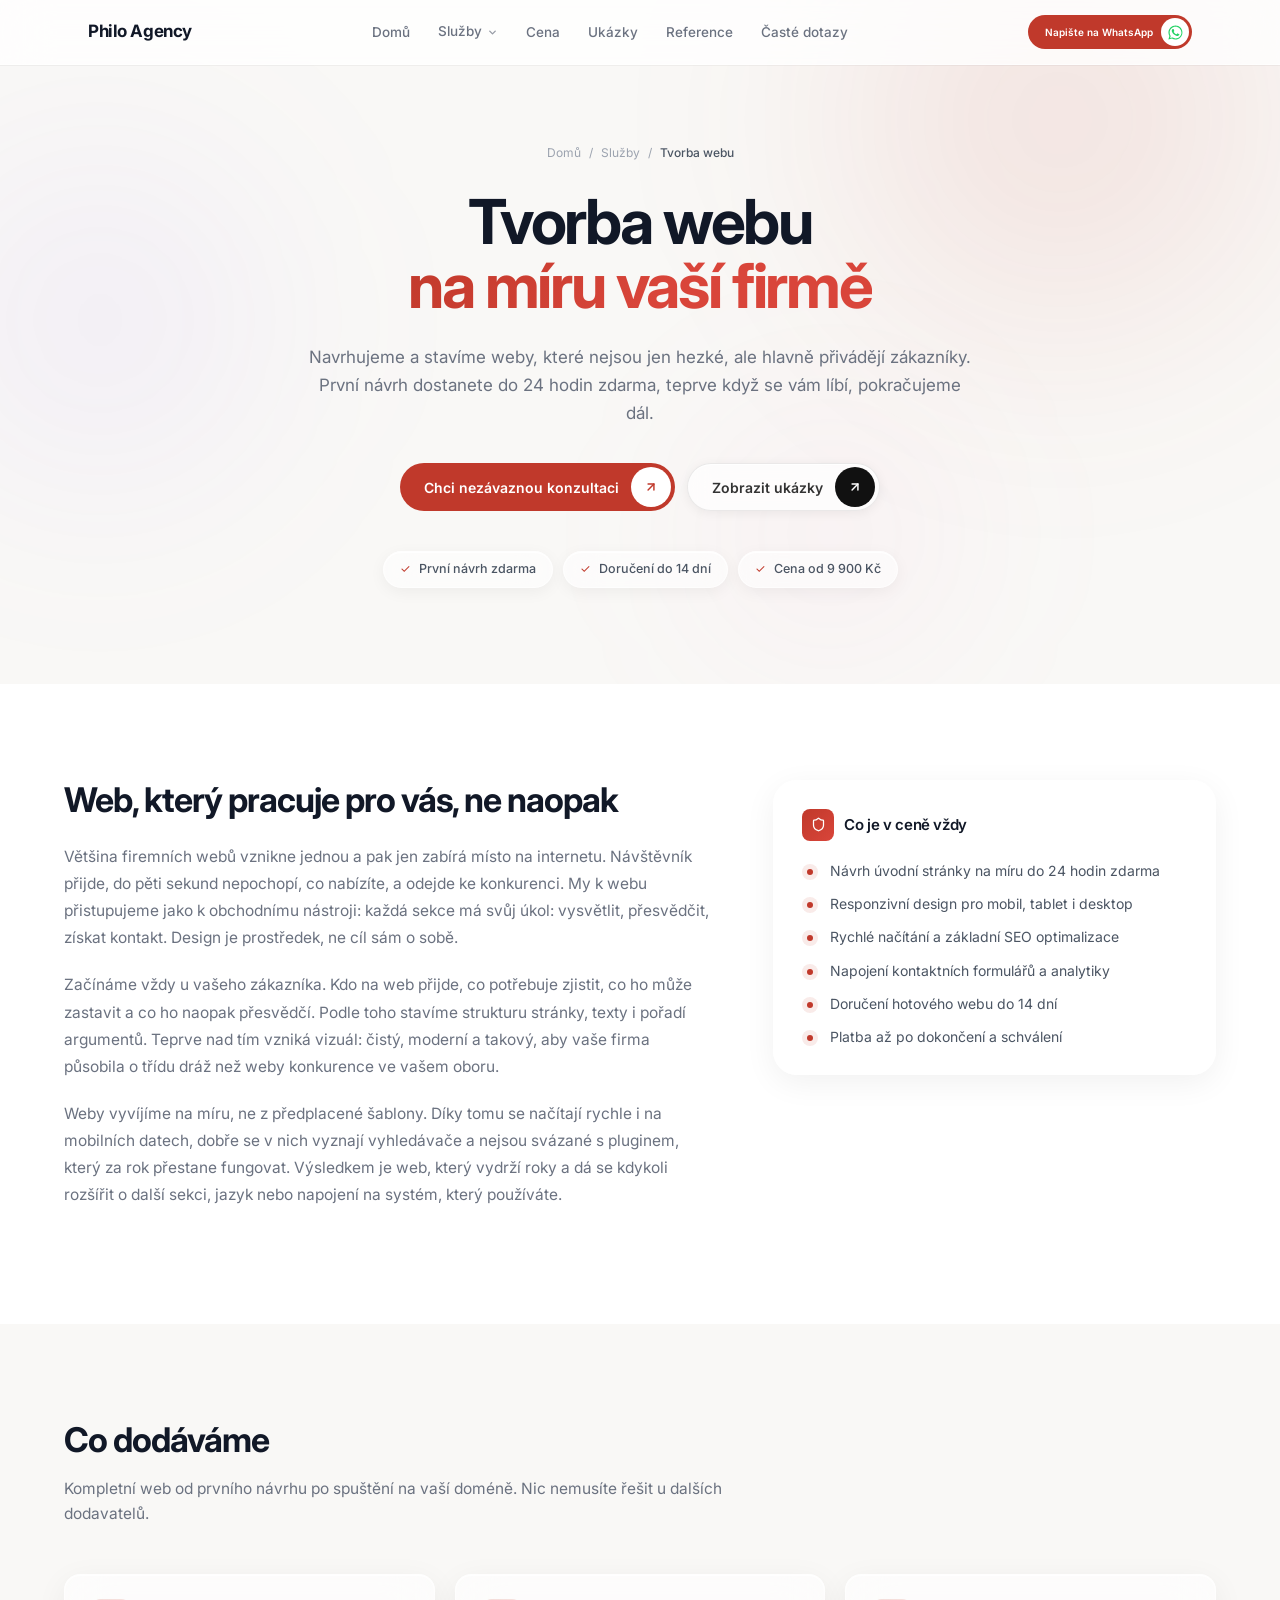
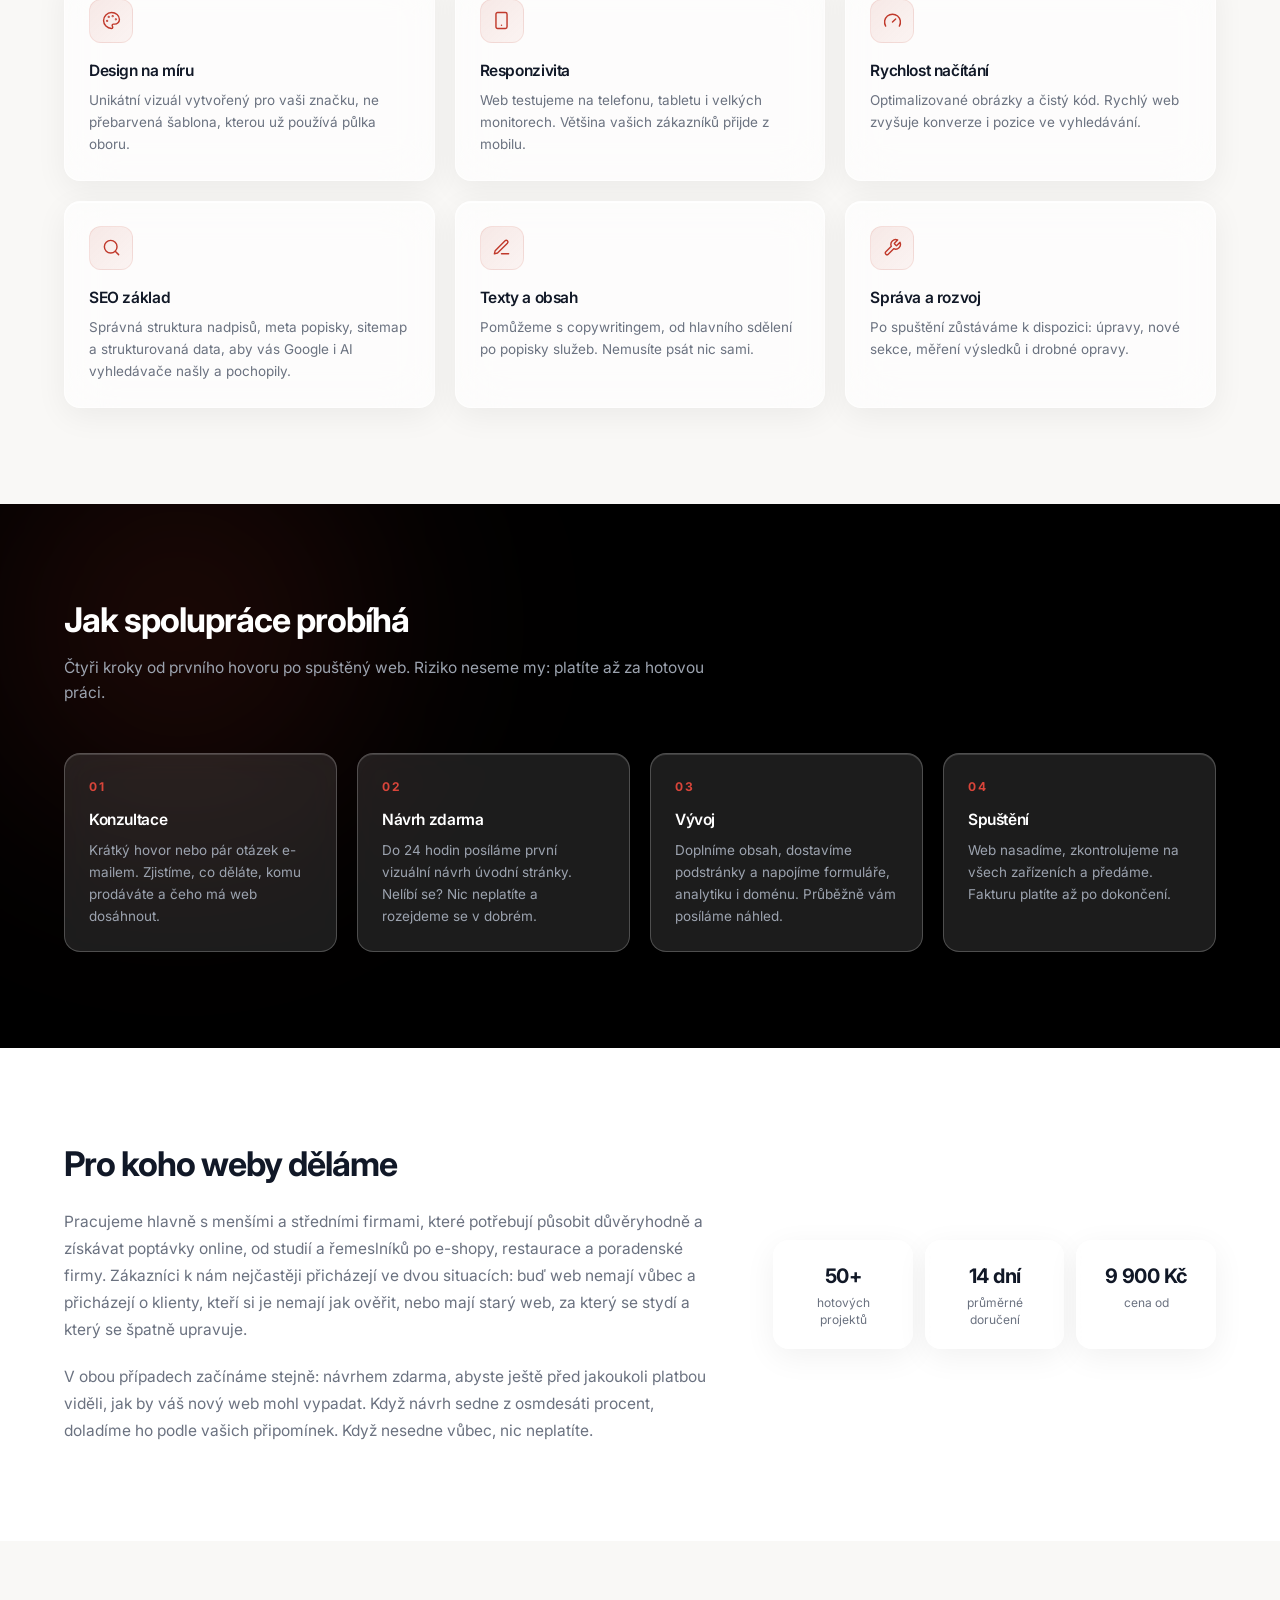
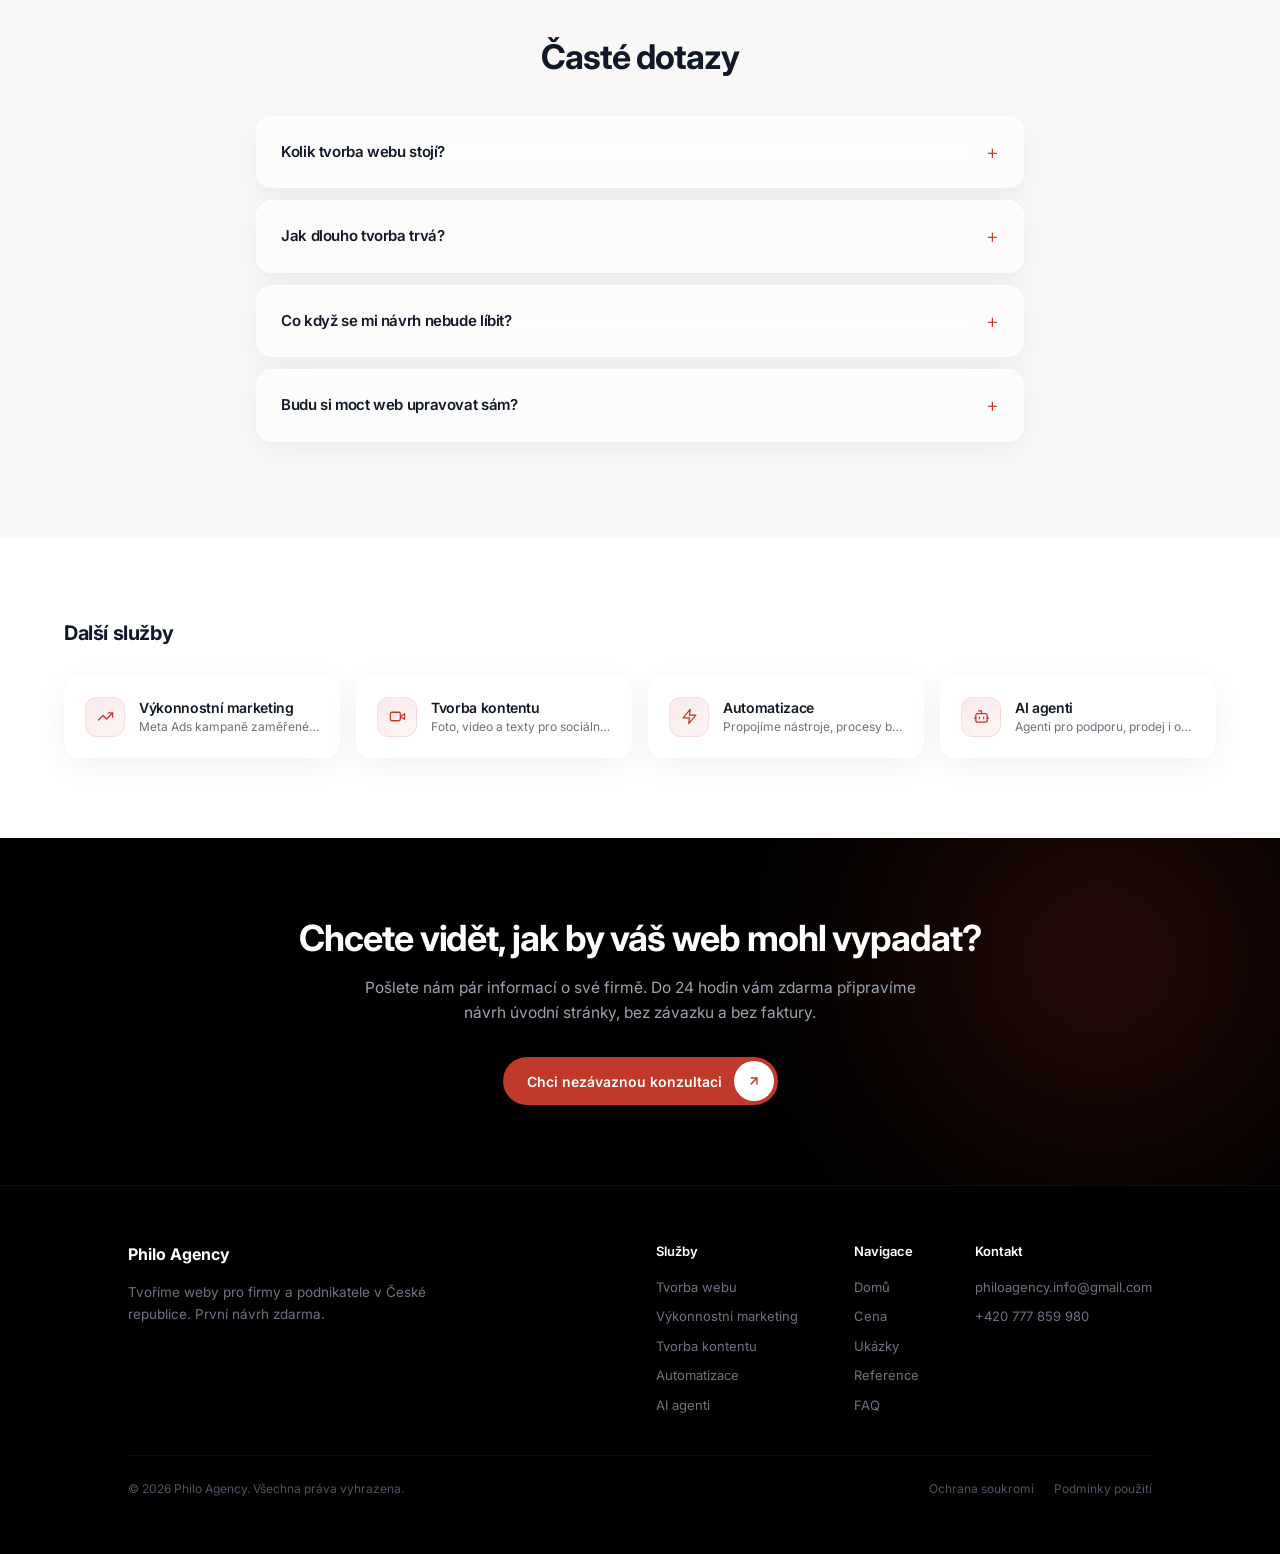
<file: sluzby/tvorba-webu.html>
<!DOCTYPE html>
<html lang="cs">

<head>
  <meta charset="UTF-8">
  <meta name="viewport" content="width=device-width, initial-scale=1.0">
  <title>Tvorba webu na míru | Philo Agency</title>
  <meta name="description" content="Tvoříme moderní weby na míru pro firmy a podnikatele. První návrh do 24 hodin zdarma, doručení do 14 dní, platba až po dokončení. Cena od 9 900 Kč.">
  <meta name="keywords" content="tvorba webu, tvorba webových stránek, web na míru, webdesign, moderní web, responzivní web, web pro firmu, redesign webu, Philo Agency">
  <meta name="author" content="Philo Agency">
  <meta name="robots" content="index, follow">
  <link rel="canonical" href="https://philoagency.com/sluzby/tvorba-webu">
  <meta property="og:type" content="website">
  <meta property="og:locale" content="cs_CZ">
  <meta property="og:site_name" content="Philo Agency">
  <meta property="og:title" content="Tvorba webu na míru | Philo Agency">
  <meta property="og:description" content="Tvoříme moderní weby na míru pro firmy a podnikatele. První návrh do 24 hodin zdarma, doručení do 14 dní, platba až po dokončení. Cena od 9 900 Kč.">
  <meta property="og:url" content="https://philoagency.com/sluzby/tvorba-webu">
  <meta property="og:image" content="https://philoagency.com/img/og-image.jpg">
  <meta property="og:image:secure_url" content="https://philoagency.com/img/og-image.jpg">
  <meta property="og:image:type" content="image/jpeg">
  <meta property="og:image:width" content="1200">
  <meta property="og:image:height" content="630">
  <meta property="og:image:alt" content="Philo Agency: weby, marketing a obsah na míru">
  <meta name="twitter:card" content="summary_large_image">
  <meta name="twitter:image" content="https://philoagency.com/img/og-image.jpg">
  <meta name="twitter:title" content="Tvorba webu na míru | Philo Agency">
  <meta name="twitter:description" content="Tvoříme moderní weby na míru pro firmy a podnikatele. První návrh do 24 hodin zdarma, doručení do 14 dní, platba až po dokončení. Cena od 9 900 Kč.">
  <link rel="icon" type="image/svg+xml" href="../favicon.svg">
  <link rel="preconnect" href="https://fonts.googleapis.com">
  <link rel="preconnect" href="https://fonts.gstatic.com" crossorigin>
  <link href="https://fonts.googleapis.com/css2?family=inter:wght@100..900&display=swap" rel="stylesheet">
  <link rel="stylesheet" href="../assets/philo-sub.css">
  <script src="../assets/philo-sub.js"></script>
  <script type="application/ld+json">
{
  "@context": "https://schema.org",
  "@type": "Service",
  "name": "Tvorba webových stránek na míru",
  "serviceType": "Tvorba webových stránek na míru",
  "description": "Tvoříme moderní weby na míru pro firmy a podnikatele. První návrh do 24 hodin zdarma, doručení do 14 dní, platba až po dokončení. Cena od 9 900 Kč.",
  "provider": {
    "@type": "Organization",
    "name": "Philo Agency",
    "url": "https://philoagency.com/",
    "email": "philoagency.info@gmail.com",
    "telephone": "+420777859980"
  },
  "areaServed": {
    "@type": "Country",
    "name": "Česká republika"
  },
  "url": "https://philoagency.com/sluzby/tvorba-webu"
}
  </script>
  <script type="application/ld+json">
{
  "@context": "https://schema.org",
  "@type": "FAQPage",
  "mainEntity": [
    {
      "@type": "Question",
      "name": "Kolik tvorba webu stojí?",
      "acceptedAnswer": {
        "@type": "Answer",
        "text": "Prezentační web pro firmu začíná na 9 900 Kč. Konečná cena závisí na počtu podstránek, rozsahu textů a na tom, jestli potřebujete napojení na další systémy. Cenu vždy víte dopředu: nefakturujeme hodiny navíc."
      }
    },
    {
      "@type": "Question",
      "name": "Jak dlouho tvorba trvá?",
      "acceptedAnswer": {
        "@type": "Answer",
        "text": "První návrh máte do 24 hodin, hotový web obvykle do 14 dní od schválení návrhu. U rozsáhlejších projektů se termín posouvá, ale vždy si ho odsouhlasíme předem."
      }
    },
    {
      "@type": "Question",
      "name": "Co když se mi návrh nebude líbit?",
      "acceptedAnswer": {
        "@type": "Answer",
        "text": "Nic neplatíte. Návrh děláme na vlastní náklady právě proto, abyste nemuseli nic riskovat. Pokud je blízko, ale ne úplně ono, zapracujeme vaše připomínky."
      }
    },
    {
      "@type": "Question",
      "name": "Budu si moct web upravovat sám?",
      "acceptedAnswer": {
        "@type": "Answer",
        "text": "Ano. Podle typu projektu vám předáme jednoduchou administraci, nebo se o úpravy postaráme my, většinou do jednoho pracovního dne."
      }
    }
  ]
}
  </script>
  <link rel="stylesheet" href="../assets/tailwind.css">
</head>

<body class="bg-white overflow-x-hidden">

  <!-- ───── NAV ───── -->
  <nav class="glass-nav fixed top-0 left-0 right-0 z-50">
    <div class="max-w-6xl mx-auto px-6 h-16 flex items-center justify-between">
      <a href="/" class="flex items-center gap-2">
        <span class="font-bold text-[17px] text-gray-900 tracking-tight">Philo Agency</span>
      </a>
      <div class="hidden md:flex items-center gap-7">
        <a href="/"
          class="text-[13.5px] text-gray-500 hover:text-gray-900 font-medium transition-colors">Domů</a>

        <!-- Služby — rozbalovací menu -->
        <div class="nav-drop" id="nav-drop">
          <button class="nav-drop-trigger" id="nav-drop-trigger" aria-haspopup="true" aria-expanded="false">
            <span>Služby</span>
            <svg class="nav-drop-caret" xmlns="http://www.w3.org/2000/svg" width="11" height="11" viewBox="0 0 24 24"
              fill="none" stroke="currentColor" stroke-width="3" stroke-linecap="round" stroke-linejoin="round">
              <path d="m6 9 6 6 6-6" />
            </svg>
          </button>
          <div class="nav-drop-panel" role="menu">
            <a class="nav-drop-item" style="--d:.04s" href="/sluzby/tvorba-webu" role="menuitem">
              <span class="nav-drop-ico"><svg xmlns="http://www.w3.org/2000/svg" width="18" height="18" viewBox="0 0 24 24" fill="none" stroke="currentColor" stroke-width="1.8" stroke-linecap="round" stroke-linejoin="round"><rect width="20" height="14" x="2" y="3" rx="2"/><path d="M8 21h8M12 17v4"/></svg></span>
              <span>
                <span class="nav-drop-title">Tvorba webu</span>
                <span class="nav-drop-desc">Weby na míru, první návrh zdarma</span>
              </span>
              <svg class="nav-drop-arrow" xmlns="http://www.w3.org/2000/svg" width="15" height="15" viewBox="0 0 24 24" fill="none" stroke="currentColor" stroke-width="2.4" stroke-linecap="round" stroke-linejoin="round"><path d="M5 12h14M13 6l6 6-6 6"/></svg>
            </a>
            <a class="nav-drop-item" style="--d:.085s" href="/sluzby/vykonnostni-marketing" role="menuitem">
              <span class="nav-drop-ico"><svg xmlns="http://www.w3.org/2000/svg" width="18" height="18" viewBox="0 0 24 24" fill="none" stroke="currentColor" stroke-width="1.8" stroke-linecap="round" stroke-linejoin="round"><polyline points="22 7 13.5 15.5 8.5 10.5 2 17"/><polyline points="16 7 22 7 22 13"/></svg></span>
              <span>
                <span class="nav-drop-title">Výkonnostní marketing</span>
                <span class="nav-drop-desc">Meta Ads kampaně zaměřené na tržby</span>
              </span>
              <svg class="nav-drop-arrow" xmlns="http://www.w3.org/2000/svg" width="15" height="15" viewBox="0 0 24 24" fill="none" stroke="currentColor" stroke-width="2.4" stroke-linecap="round" stroke-linejoin="round"><path d="M5 12h14M13 6l6 6-6 6"/></svg>
            </a>
            <a class="nav-drop-item" style="--d:.13s" href="/sluzby/tvorba-kontentu" role="menuitem">
              <span class="nav-drop-ico"><svg xmlns="http://www.w3.org/2000/svg" width="18" height="18" viewBox="0 0 24 24" fill="none" stroke="currentColor" stroke-width="1.8" stroke-linecap="round" stroke-linejoin="round"><path d="m22 8-6 4 6 4V8Z"/><rect width="14" height="12" x="2" y="6" rx="2"/></svg></span>
              <span>
                <span class="nav-drop-title">Tvorba kontentu</span>
                <span class="nav-drop-desc">Foto, video a texty pro sociální sítě</span>
              </span>
              <svg class="nav-drop-arrow" xmlns="http://www.w3.org/2000/svg" width="15" height="15" viewBox="0 0 24 24" fill="none" stroke="currentColor" stroke-width="2.4" stroke-linecap="round" stroke-linejoin="round"><path d="M5 12h14M13 6l6 6-6 6"/></svg>
            </a>
            <a class="nav-drop-item" style="--d:.175s" href="/sluzby/automatizace" role="menuitem">
              <span class="nav-drop-ico"><svg xmlns="http://www.w3.org/2000/svg" width="18" height="18" viewBox="0 0 24 24" fill="none" stroke="currentColor" stroke-width="1.8" stroke-linecap="round" stroke-linejoin="round"><path d="M13 2 3 14h9l-1 8 10-12h-9l1-8Z"/></svg></span>
              <span>
                <span class="nav-drop-title">Automatizace</span>
                <span class="nav-drop-desc">Propojíme nástroje, procesy běží samy</span>
              </span>
              <svg class="nav-drop-arrow" xmlns="http://www.w3.org/2000/svg" width="15" height="15" viewBox="0 0 24 24" fill="none" stroke="currentColor" stroke-width="2.4" stroke-linecap="round" stroke-linejoin="round"><path d="M5 12h14M13 6l6 6-6 6"/></svg>
            </a>
            <a class="nav-drop-item" style="--d:.22s" href="/sluzby/ai-agenti" role="menuitem">
              <span class="nav-drop-ico"><svg xmlns="http://www.w3.org/2000/svg" width="18" height="18" viewBox="0 0 24 24" fill="none" stroke="currentColor" stroke-width="1.8" stroke-linecap="round" stroke-linejoin="round"><path d="M12 8V4H8"/><rect width="16" height="12" x="4" y="8" rx="2"/><path d="M2 14h2M20 14h2M15 13v2M9 13v2"/></svg></span>
              <span>
                <span class="nav-drop-title">AI agenti</span>
                <span class="nav-drop-desc">Agenti pro podporu, prodej i obsah</span>
              </span>
              <svg class="nav-drop-arrow" xmlns="http://www.w3.org/2000/svg" width="15" height="15" viewBox="0 0 24 24" fill="none" stroke="currentColor" stroke-width="2.4" stroke-linecap="round" stroke-linejoin="round"><path d="M5 12h14M13 6l6 6-6 6"/></svg>
            </a>
            <div class="nav-drop-foot">
              <span>Nevíte, co potřebujete?</span>
              <a href="/#kontakt">Ozvěte se nám →</a>
            </div>
          </div>
        </div>

        <a href="/#cena"
          class="text-[13.5px] text-gray-500 hover:text-gray-900 font-medium transition-colors">Cena</a>
        <a href="/#ukazky"
          class="text-[13.5px] text-gray-500 hover:text-gray-900 font-medium transition-colors">Ukázky</a>
        <a href="/#referencie"
          class="text-[13.5px] text-gray-500 hover:text-gray-900 font-medium transition-colors">Reference</a>
        <a href="/#faq"
          class="text-[13.5px] text-gray-500 hover:text-gray-900 font-medium transition-colors">Časté dotazy</a>
      </div>
      <div class="flex items-center gap-3">
        <a class="btn-dark btn-nav btn-wa" target="_blank" rel="noopener" aria-label="WhatsApp"
          href="https://wa.me/420777859980?text=Dobr%C3%BD%20den%2C%20m%C3%A1m%20z%C3%A1jem%20o%20spolupr%C3%A1ci%20s%20Philo%20Agency.%20M%C5%AF%C5%BEeme%20se%20domluvit%20na%20kr%C3%A1tk%C3%A9m%20hovoru%3F">
          <span class="btn-text">Napište na WhatsApp</span>
          <span class="wa-badge"><small>Napište na</small><strong>WhatsApp</strong></span>
          <div class="btn-icon"><svg xmlns="http://www.w3.org/2000/svg" width="15" height="15" viewBox="0 0 24 24" fill="currentColor" aria-hidden="true"><path d="M17.47 14.38c-.3-.15-1.76-.87-2.03-.97-.27-.1-.47-.15-.67.15-.2.3-.77.97-.94 1.17-.17.2-.35.22-.64.07-.3-.15-1.26-.46-2.4-1.48-.89-.79-1.49-1.77-1.66-2.07-.17-.3-.02-.46.13-.61.13-.13.3-.35.45-.52.15-.17.2-.3.3-.5.1-.2.05-.37-.02-.52-.08-.15-.67-1.61-.92-2.21-.24-.58-.49-.5-.67-.51h-.57c-.2 0-.52.07-.79.37-.27.3-1.04 1.02-1.04 2.48 0 1.46 1.07 2.88 1.21 3.07.15.2 2.1 3.2 5.08 4.49.71.31 1.26.49 1.7.63.71.22 1.36.19 1.87.12.57-.09 1.76-.72 2.01-1.41.25-.7.25-1.29.17-1.41-.07-.13-.27-.2-.57-.35M12.05 21.5h-.01a9.4 9.4 0 0 1-4.79-1.31l-.34-.2-3.56.93.95-3.47-.22-.36a9.4 9.4 0 0 1-1.44-5.01c0-5.2 4.23-9.43 9.44-9.43 2.52 0 4.89.98 6.67 2.77a9.37 9.37 0 0 1 2.76 6.67c0 5.2-4.24 9.43-9.44 9.43m8.03-17.46A11.28 11.28 0 0 0 12.05.72C5.8.72.7 5.8.7 12.06c0 2 .52 3.95 1.52 5.67L.6 23.28l5.68-1.49a11.3 11.3 0 0 0 5.42 1.38h.01c6.25 0 11.34-5.09 11.35-11.35 0-3.03-1.18-5.88-3.32-8.02"/></svg></div>
        </a>
        <button class="hamburger-btn md:hidden" id="hamburger-btn" aria-label="Menu">
          <span></span><span></span><span></span>
        </button>
      </div>
    </div>
  </nav>

  <!-- ───── MOBILNÍ MENU ───── -->
  <div class="mobile-menu md:hidden" id="mobile-menu">
    <div class="mobile-menu-inner">
      <a href="/" class="mobile-nav-link">Domů</a>
      <div class="mobile-sub open" id="mobile-sub">
        <button class="mobile-sub-toggle" id="mobile-sub-toggle" aria-expanded="true">
          <span>Služby</span>
          <svg xmlns="http://www.w3.org/2000/svg" width="16" height="16" viewBox="0 0 24 24" fill="none"
            stroke="currentColor" stroke-width="2.5" stroke-linecap="round" stroke-linejoin="round">
            <path d="m6 9 6 6 6-6" />
          </svg>
        </button>
        <div class="mobile-sub-list">
          <a href="/sluzby/tvorba-webu" class="mobile-sub-link">Tvorba webu</a>
          <a href="/sluzby/vykonnostni-marketing" class="mobile-sub-link">Výkonnostní marketing</a>
          <a href="/sluzby/tvorba-kontentu" class="mobile-sub-link">Tvorba kontentu</a>
          <a href="/sluzby/automatizace" class="mobile-sub-link">Automatizace</a>
          <a href="/sluzby/ai-agenti" class="mobile-sub-link">AI agenti</a>
        </div>
      </div>
      <a href="/#cena" class="mobile-nav-link">Cena</a>
      <a href="/#ukazky" class="mobile-nav-link">Ukázky</a>
      <a href="/#referencie" class="mobile-nav-link">Reference</a>
      <a href="/#faq" class="mobile-nav-link">Časté dotazy</a>
      <a href="/#kontakt" class="btn-dark mt-5" style="width:100%;justify-content:center">
        <span class="btn-text">Kontaktujte nás</span>
        <div class="btn-icon"><svg xmlns="http://www.w3.org/2000/svg" width="14" height="14" viewBox="0 0 24 24" fill="none" stroke="currentColor" stroke-width="2.5" stroke-linecap="round" stroke-linejoin="round"><path d="M7 7h10v10"/><path d="M7 17 17 7"/></svg></div>
      </a>
    </div>
  </div>

  <!-- ───── HERO ───── -->
  <section class="hero-bg pt-36 pb-24 px-6">
    <div class="blob"
      style="width:720px;height:720px;background:radial-gradient(circle,rgba(192,57,43,0.13),transparent 65%);top:-240px;right:-140px;filter:blur(90px)">
    </div>
    <div class="blob"
      style="width:560px;height:560px;background:radial-gradient(circle,rgba(139,92,246,0.08),transparent 65%);top:40px;left:-180px;filter:blur(90px)">
    </div>
    <div class="blob"
      style="width:420px;height:420px;background:radial-gradient(circle,rgba(244,114,182,0.07),transparent 65%);bottom:-60px;right:240px;filter:blur(80px)">
    </div>

    <div class="max-w-4xl mx-auto relative z-10 text-center">
      <div class="flex items-center justify-center gap-2 text-[12px] text-gray-400 mb-7" id="sp-eyebrow" style="opacity:0">
        <a href="/" class="hover:text-gray-600 transition-colors">Domů</a>
        <span>/</span>
        <span>Služby</span>
        <span>/</span>
        <span class="text-gray-600 font-medium">Tvorba webu</span>
      </div>

      <h1 class="text-[40px] sm:text-[52px] md:text-[62px] font-bold tracking-[-0.035em] leading-[1.04] text-gray-900 mb-6"
        id="sp-title" style="opacity:0">
        Tvorba webu <br class="hidden sm:block"><span class="gradient-text">na míru vaší firmě</span>
      </h1>

      <p class="text-gray-500 text-[16px] sm:text-[17px] leading-[1.65] max-w-2xl mx-auto mb-9" id="sp-sub" style="opacity:0">
        Navrhujeme a stavíme weby, které nejsou jen hezké, ale hlavně přivádějí zákazníky. První návrh dostanete do 24 hodin zdarma, teprve když se vám líbí, pokračujeme dál.
      </p>

      <div class="flex flex-col sm:flex-row items-center justify-center gap-3 mb-10" id="sp-btns" style="opacity:0">
        <a href="/#kontakt" class="btn-dark">
          <span class="btn-text">Chci nezávaznou konzultaci</span>
          <div class="btn-icon"><svg xmlns="http://www.w3.org/2000/svg" width="14" height="14" viewBox="0 0 24 24" fill="none" stroke="currentColor" stroke-width="2.5" stroke-linecap="round" stroke-linejoin="round"><path d="M7 7h10v10"/><path d="M7 17 17 7"/></svg></div>
        </a>
        <a href="/#ukazky" class="btn-glass">
          <span class="btn-text">Zobrazit ukázky</span>
          <div class="btn-icon"><svg xmlns="http://www.w3.org/2000/svg" width="14" height="14" viewBox="0 0 24 24" fill="none" stroke="currentColor" stroke-width="2.5" stroke-linecap="round" stroke-linejoin="round"><path d="M7 7h10v10"/><path d="M7 17 17 7"/></svg></div>
        </a>
      </div>

      <div class="flex flex-wrap items-center justify-center gap-2.5" id="sp-meta" style="opacity:0">
          <div class="glass-sm rounded-full px-4 py-2 flex items-center gap-2">
            <span class="text-[#c0392b] text-[12px]">✓</span>
            <span class="text-[12.5px] font-medium text-gray-600">První návrh zdarma</span>
          </div>
          <div class="glass-sm rounded-full px-4 py-2 flex items-center gap-2">
            <span class="text-[#c0392b] text-[12px]">✓</span>
            <span class="text-[12.5px] font-medium text-gray-600">Doručení do 14 dní</span>
          </div>
          <div class="glass-sm rounded-full px-4 py-2 flex items-center gap-2">
            <span class="text-[#c0392b] text-[12px]">✓</span>
            <span class="text-[12.5px] font-medium text-gray-600">Cena od 9 900 Kč</span>
          </div>
      </div>
    </div>
  </section>

  <!-- ───── ÚVOD ───── -->
  <section class="bg-white py-24 px-6">
    <div class="max-w-6xl mx-auto grid grid-cols-1 lg:grid-cols-12 gap-12 lg:gap-16 items-start">
      <div class="lg:col-span-7 reveal">
        <h2 class="text-[28px] sm:text-[34px] font-bold tracking-[-0.03em] leading-[1.15] text-gray-900 mb-6">
          Web, který pracuje pro vás, ne naopak</h2>
          <p class="text-gray-500 text-[15.5px] leading-[1.75] mb-5">Většina firemních webů vznikne jednou a pak jen zabírá místo na internetu. Návštěvník přijde, do pěti sekund nepochopí, co nabízíte, a odejde ke konkurenci. My k webu přistupujeme jako k obchodnímu nástroji: každá sekce má svůj úkol: vysvětlit, přesvědčit, získat kontakt. Design je prostředek, ne cíl sám o sobě.</p>
          <p class="text-gray-500 text-[15.5px] leading-[1.75] mb-5">Začínáme vždy u vašeho zákazníka. Kdo na web přijde, co potřebuje zjistit, co ho může zastavit a co ho naopak přesvědčí. Podle toho stavíme strukturu stránky, texty i pořadí argumentů. Teprve nad tím vzniká vizuál: čistý, moderní a takový, aby vaše firma působila o třídu dráž než weby konkurence ve vašem oboru.</p>
          <p class="text-gray-500 text-[15.5px] leading-[1.75] mb-5">Weby vyvíjíme na míru, ne z předplacené šablony. Díky tomu se načítají rychle i na mobilních datech, dobře se v nich vyznají vyhledávače a nejsou svázané s pluginem, který za rok přestane fungovat. Výsledkem je web, který vydrží roky a dá se kdykoli rozšířit o další sekci, jazyk nebo napojení na systém, který používáte.</p>
      </div>
      <div class="lg:col-span-5 reveal">
        <div class="glass rounded-3xl p-7">
          <div class="flex items-center gap-2.5 mb-5">
            <span
              class="w-8 h-8 rounded-lg bg-gradient-to-br from-[#c0392b] to-[#d9453a] flex items-center justify-center text-white"><svg xmlns="http://www.w3.org/2000/svg" width="15" height="15" viewBox="0 0 24 24" fill="none" stroke="currentColor" stroke-width="2" stroke-linecap="round" stroke-linejoin="round"><path d="M20 13c0 5-3.5 7.5-7.66 8.95a1 1 0 0 1-.67-.01C7.5 20.5 4 18 4 13V6a1 1 0 0 1 1-1c2 0 4.5-1.2 6.24-2.72a1.17 1.17 0 0 1 1.52 0C14.51 3.81 17 5 19 5a1 1 0 0 1 1 1Z"/></svg></span>
            <h3 class="text-[15px] font-semibold text-gray-900 tracking-tight">Co je v ceně vždy</h3>
          </div>
          <ul class="space-y-3.5">
            <li class="flex items-start gap-3">
              <span
                class="mt-[3px] w-4 h-4 rounded-full bg-[#c0392b]/10 flex items-center justify-center flex-shrink-0"><span
                  class="w-1.5 h-1.5 rounded-full bg-[#c0392b]"></span></span>
              <span class="text-[14px] text-gray-600 leading-snug">Návrh úvodní stránky na míru do 24 hodin zdarma</span>
            </li>
            <li class="flex items-start gap-3">
              <span
                class="mt-[3px] w-4 h-4 rounded-full bg-[#c0392b]/10 flex items-center justify-center flex-shrink-0"><span
                  class="w-1.5 h-1.5 rounded-full bg-[#c0392b]"></span></span>
              <span class="text-[14px] text-gray-600 leading-snug">Responzivní design pro mobil, tablet i desktop</span>
            </li>
            <li class="flex items-start gap-3">
              <span
                class="mt-[3px] w-4 h-4 rounded-full bg-[#c0392b]/10 flex items-center justify-center flex-shrink-0"><span
                  class="w-1.5 h-1.5 rounded-full bg-[#c0392b]"></span></span>
              <span class="text-[14px] text-gray-600 leading-snug">Rychlé načítání a základní SEO optimalizace</span>
            </li>
            <li class="flex items-start gap-3">
              <span
                class="mt-[3px] w-4 h-4 rounded-full bg-[#c0392b]/10 flex items-center justify-center flex-shrink-0"><span
                  class="w-1.5 h-1.5 rounded-full bg-[#c0392b]"></span></span>
              <span class="text-[14px] text-gray-600 leading-snug">Napojení kontaktních formulářů a analytiky</span>
            </li>
            <li class="flex items-start gap-3">
              <span
                class="mt-[3px] w-4 h-4 rounded-full bg-[#c0392b]/10 flex items-center justify-center flex-shrink-0"><span
                  class="w-1.5 h-1.5 rounded-full bg-[#c0392b]"></span></span>
              <span class="text-[14px] text-gray-600 leading-snug">Doručení hotového webu do 14 dní</span>
            </li>
            <li class="flex items-start gap-3">
              <span
                class="mt-[3px] w-4 h-4 rounded-full bg-[#c0392b]/10 flex items-center justify-center flex-shrink-0"><span
                  class="w-1.5 h-1.5 rounded-full bg-[#c0392b]"></span></span>
              <span class="text-[14px] text-gray-600 leading-snug">Platba až po dokončení a schválení</span>
            </li>
          </ul>
        </div>
      </div>
    </div>
  </section>

  <!-- ───── CO DODÁVÁME ───── -->
  <section class="py-24 px-6" style="background:#f9f8f6">
    <div class="max-w-6xl mx-auto">
      <div class="max-w-2xl mb-12 reveal">
        <h2 class="text-[28px] sm:text-[34px] font-bold tracking-[-0.03em] leading-[1.15] text-gray-900 mb-4">
          Co dodáváme</h2>
        <p class="text-gray-500 text-[15.5px] leading-relaxed">Kompletní web od prvního návrhu po spuštění na vaší doméně. Nic nemusíte řešit u dalších dodavatelů.</p>
      </div>
      <div class="grid grid-cols-1 sm:grid-cols-2 lg:grid-cols-3 gap-5">
        <div class="glass glass-hover rounded-2xl p-6 reveal">
          <div
            class="w-11 h-11 rounded-xl bg-gradient-to-br from-[#c0392b]/10 to-[#d9453a]/5 border border-[#c0392b]/10 flex items-center justify-center text-[#c0392b] mb-4">
            <svg xmlns="http://www.w3.org/2000/svg" width="19" height="19" viewBox="0 0 24 24" fill="none" stroke="currentColor" stroke-width="1.8" stroke-linecap="round" stroke-linejoin="round"><circle cx="13.5" cy="6.5" r=".5"/><circle cx="17.5" cy="10.5" r=".5"/><circle cx="8.5" cy="7.5" r=".5"/><circle cx="6.5" cy="12.5" r=".5"/><path d="M12 2C6.5 2 2 6.5 2 12s4.5 10 10 10c.9 0 1.6-.7 1.6-1.6 0-.4-.2-.8-.4-1.1-.3-.3-.4-.7-.4-1.1 0-.9.7-1.6 1.6-1.6H16c3.3 0 6-2.7 6-6 0-4.9-4.5-8.6-10-8.6Z"/></svg>
          </div>
          <h3 class="text-[15.5px] font-semibold text-gray-900 mb-2 tracking-tight">Design na míru</h3>
          <p class="text-[13.5px] text-gray-500 leading-relaxed">Unikátní vizuál vytvořený pro vaši značku, ne přebarvená šablona, kterou už používá půlka oboru.</p>
        </div>
        <div class="glass glass-hover rounded-2xl p-6 reveal">
          <div
            class="w-11 h-11 rounded-xl bg-gradient-to-br from-[#c0392b]/10 to-[#d9453a]/5 border border-[#c0392b]/10 flex items-center justify-center text-[#c0392b] mb-4">
            <svg xmlns="http://www.w3.org/2000/svg" width="19" height="19" viewBox="0 0 24 24" fill="none" stroke="currentColor" stroke-width="1.8" stroke-linecap="round" stroke-linejoin="round"><rect width="14" height="20" x="5" y="2" rx="2"/><path d="M12 18h.01"/></svg>
          </div>
          <h3 class="text-[15.5px] font-semibold text-gray-900 mb-2 tracking-tight">Responzivita</h3>
          <p class="text-[13.5px] text-gray-500 leading-relaxed">Web testujeme na telefonu, tabletu i velkých monitorech. Většina vašich zákazníků přijde z mobilu.</p>
        </div>
        <div class="glass glass-hover rounded-2xl p-6 reveal">
          <div
            class="w-11 h-11 rounded-xl bg-gradient-to-br from-[#c0392b]/10 to-[#d9453a]/5 border border-[#c0392b]/10 flex items-center justify-center text-[#c0392b] mb-4">
            <svg xmlns="http://www.w3.org/2000/svg" width="19" height="19" viewBox="0 0 24 24" fill="none" stroke="currentColor" stroke-width="1.8" stroke-linecap="round" stroke-linejoin="round"><path d="m12 14 4-4"/><path d="M3.34 19a10 10 0 1 1 17.32 0"/></svg>
          </div>
          <h3 class="text-[15.5px] font-semibold text-gray-900 mb-2 tracking-tight">Rychlost načítání</h3>
          <p class="text-[13.5px] text-gray-500 leading-relaxed">Optimalizované obrázky a čistý kód. Rychlý web zvyšuje konverze i pozice ve vyhledávání.</p>
        </div>
        <div class="glass glass-hover rounded-2xl p-6 reveal">
          <div
            class="w-11 h-11 rounded-xl bg-gradient-to-br from-[#c0392b]/10 to-[#d9453a]/5 border border-[#c0392b]/10 flex items-center justify-center text-[#c0392b] mb-4">
            <svg xmlns="http://www.w3.org/2000/svg" width="19" height="19" viewBox="0 0 24 24" fill="none" stroke="currentColor" stroke-width="1.8" stroke-linecap="round" stroke-linejoin="round"><circle cx="11" cy="11" r="8"/><path d="m21 21-4.3-4.3"/></svg>
          </div>
          <h3 class="text-[15.5px] font-semibold text-gray-900 mb-2 tracking-tight">SEO základ</h3>
          <p class="text-[13.5px] text-gray-500 leading-relaxed">Správná struktura nadpisů, meta popisky, sitemap a strukturovaná data, aby vás Google i AI vyhledávače našly a pochopily.</p>
        </div>
        <div class="glass glass-hover rounded-2xl p-6 reveal">
          <div
            class="w-11 h-11 rounded-xl bg-gradient-to-br from-[#c0392b]/10 to-[#d9453a]/5 border border-[#c0392b]/10 flex items-center justify-center text-[#c0392b] mb-4">
            <svg xmlns="http://www.w3.org/2000/svg" width="19" height="19" viewBox="0 0 24 24" fill="none" stroke="currentColor" stroke-width="1.8" stroke-linecap="round" stroke-linejoin="round"><path d="M12 20h9"/><path d="M16.5 3.5a2.1 2.1 0 0 1 3 3L7 19l-4 1 1-4Z"/></svg>
          </div>
          <h3 class="text-[15.5px] font-semibold text-gray-900 mb-2 tracking-tight">Texty a obsah</h3>
          <p class="text-[13.5px] text-gray-500 leading-relaxed">Pomůžeme s copywritingem, od hlavního sdělení po popisky služeb. Nemusíte psát nic sami.</p>
        </div>
        <div class="glass glass-hover rounded-2xl p-6 reveal">
          <div
            class="w-11 h-11 rounded-xl bg-gradient-to-br from-[#c0392b]/10 to-[#d9453a]/5 border border-[#c0392b]/10 flex items-center justify-center text-[#c0392b] mb-4">
            <svg xmlns="http://www.w3.org/2000/svg" width="19" height="19" viewBox="0 0 24 24" fill="none" stroke="currentColor" stroke-width="1.8" stroke-linecap="round" stroke-linejoin="round"><path d="M14.7 6.3a1 1 0 0 0 0 1.4l1.6 1.6a1 1 0 0 0 1.4 0l3.77-3.77a6 6 0 0 1-7.94 7.94l-6.91 6.91a2.12 2.12 0 0 1-3-3l6.91-6.91a6 6 0 0 1 7.94-7.94l-3.76 3.76Z"/></svg>
          </div>
          <h3 class="text-[15.5px] font-semibold text-gray-900 mb-2 tracking-tight">Správa a rozvoj</h3>
          <p class="text-[13.5px] text-gray-500 leading-relaxed">Po spuštění zůstáváme k dispozici: úpravy, nové sekce, měření výsledků i drobné opravy.</p>
        </div>
      </div>
    </div>
  </section>

  <!-- ───── POSTUP ───── -->
  <section class="bg-black py-24 px-6 relative overflow-hidden">
    <div class="blob"
      style="width:600px;height:600px;background:radial-gradient(circle,rgba(192,57,43,0.22),transparent 65%);top:-180px;left:-120px;filter:blur(100px)">
    </div>
    <div class="max-w-6xl mx-auto relative z-10">
      <div class="max-w-2xl mb-12 reveal">
        <h2 class="text-[28px] sm:text-[34px] font-bold tracking-[-0.03em] leading-[1.15] text-white mb-4">
          Jak spolupráce probíhá</h2>
        <p class="text-gray-400 text-[15.5px] leading-relaxed">Čtyři kroky od prvního hovoru po spuštěný web. Riziko neseme my: platíte až za hotovou práci.</p>
      </div>
      <div class="grid grid-cols-1 sm:grid-cols-2 lg:grid-cols-4 gap-5">
        <div class="glass-dark rounded-2xl p-6 reveal">
          <div class="text-[#d9453a] text-[12px] font-bold tracking-[0.18em] mb-3">01</div>
          <h3 class="text-white text-[15.5px] font-semibold mb-2 tracking-tight">Konzultace</h3>
          <p class="text-gray-400 text-[13.5px] leading-relaxed">Krátký hovor nebo pár otázek e-mailem. Zjistíme, co děláte, komu prodáváte a čeho má web dosáhnout.</p>
        </div>
        <div class="glass-dark rounded-2xl p-6 reveal">
          <div class="text-[#d9453a] text-[12px] font-bold tracking-[0.18em] mb-3">02</div>
          <h3 class="text-white text-[15.5px] font-semibold mb-2 tracking-tight">Návrh zdarma</h3>
          <p class="text-gray-400 text-[13.5px] leading-relaxed">Do 24 hodin posíláme první vizuální návrh úvodní stránky. Nelíbí se? Nic neplatíte a rozejdeme se v dobrém.</p>
        </div>
        <div class="glass-dark rounded-2xl p-6 reveal">
          <div class="text-[#d9453a] text-[12px] font-bold tracking-[0.18em] mb-3">03</div>
          <h3 class="text-white text-[15.5px] font-semibold mb-2 tracking-tight">Vývoj</h3>
          <p class="text-gray-400 text-[13.5px] leading-relaxed">Doplníme obsah, dostavíme podstránky a napojíme formuláře, analytiku i doménu. Průběžně vám posíláme náhled.</p>
        </div>
        <div class="glass-dark rounded-2xl p-6 reveal">
          <div class="text-[#d9453a] text-[12px] font-bold tracking-[0.18em] mb-3">04</div>
          <h3 class="text-white text-[15.5px] font-semibold mb-2 tracking-tight">Spuštění</h3>
          <p class="text-gray-400 text-[13.5px] leading-relaxed">Web nasadíme, zkontrolujeme na všech zařízeních a předáme. Fakturu platíte až po dokončení.</p>
        </div>
      </div>
    </div>
  </section>

  <!-- ───── PRO KOHO ───── -->
  <section class="bg-white py-24 px-6">
    <div class="max-w-6xl mx-auto grid grid-cols-1 lg:grid-cols-12 gap-12 lg:gap-16 items-center">
      <div class="lg:col-span-7 reveal">
        <h2 class="text-[28px] sm:text-[34px] font-bold tracking-[-0.03em] leading-[1.15] text-gray-900 mb-6">
          Pro koho weby děláme</h2>
        <p class="text-gray-500 text-[15.5px] leading-[1.75] mb-5">Pracujeme hlavně s menšími a středními firmami, které potřebují působit důvěryhodně a získávat poptávky online, od studií a řemeslníků po e-shopy, restaurace a poradenské firmy. Zákazníci k nám nejčastěji přicházejí ve dvou situacích: buď web nemají vůbec a přicházejí o klienty, kteří si je nemají jak ověřit, nebo mají starý web, za který se stydí a který se špatně upravuje.</p>
        <p class="text-gray-500 text-[15.5px] leading-[1.75]">V obou případech začínáme stejně: návrhem zdarma, abyste ještě před jakoukoli platbou viděli, jak by váš nový web mohl vypadat. Když návrh sedne z osmdesáti procent, doladíme ho podle vašich připomínek. Když nesedne vůbec, nic neplatíte.</p>
      </div>
      <div class="lg:col-span-5 reveal">
        <div class="grid grid-cols-3 gap-3">
          <div class="glass rounded-2xl px-5 py-5 text-center">
            <div class="text-[20px] font-bold text-gray-900 tracking-tight mb-1">50+</div>
            <div class="text-[12px] text-gray-500 leading-snug">hotových projektů</div>
          </div>
          <div class="glass rounded-2xl px-5 py-5 text-center">
            <div class="text-[20px] font-bold text-gray-900 tracking-tight mb-1">14 dní</div>
            <div class="text-[12px] text-gray-500 leading-snug">průměrné doručení</div>
          </div>
          <div class="glass rounded-2xl px-5 py-5 text-center">
            <div class="text-[20px] font-bold text-gray-900 tracking-tight mb-1">9 900 Kč</div>
            <div class="text-[12px] text-gray-500 leading-snug">cena od</div>
          </div>
        </div>
      </div>
    </div>
  </section>

  <!-- ───── FAQ ───── -->
  <section class="py-24 px-6" style="background:#f9f8f6">
    <div class="max-w-3xl mx-auto">
      <h2
        class="text-[28px] sm:text-[34px] font-bold tracking-[-0.03em] leading-[1.15] text-gray-900 mb-10 text-center reveal">
        Časté dotazy</h2>
      <div class="space-y-3">
        <div class="faq-item glass rounded-2xl px-6 py-1 reveal">
          <button class="faq-trigger w-full flex items-center justify-between gap-4 py-5 text-left">
            <span class="text-[15px] font-semibold text-gray-900 tracking-tight">Kolik tvorba webu stojí?</span>
            <span class="faq-icon text-[#c0392b] text-[20px] font-light leading-none flex-shrink-0">+</span>
          </button>
          <div class="faq-answer">
            <p class="text-[14px] text-gray-500 leading-relaxed pb-5 pr-8">Prezentační web pro firmu začíná na 9 900 Kč. Konečná cena závisí na počtu podstránek, rozsahu textů a na tom, jestli potřebujete napojení na další systémy. Cenu vždy víte dopředu: nefakturujeme hodiny navíc.</p>
          </div>
        </div>
        <div class="faq-item glass rounded-2xl px-6 py-1 reveal">
          <button class="faq-trigger w-full flex items-center justify-between gap-4 py-5 text-left">
            <span class="text-[15px] font-semibold text-gray-900 tracking-tight">Jak dlouho tvorba trvá?</span>
            <span class="faq-icon text-[#c0392b] text-[20px] font-light leading-none flex-shrink-0">+</span>
          </button>
          <div class="faq-answer">
            <p class="text-[14px] text-gray-500 leading-relaxed pb-5 pr-8">První návrh máte do 24 hodin, hotový web obvykle do 14 dní od schválení návrhu. U rozsáhlejších projektů se termín posouvá, ale vždy si ho odsouhlasíme předem.</p>
          </div>
        </div>
        <div class="faq-item glass rounded-2xl px-6 py-1 reveal">
          <button class="faq-trigger w-full flex items-center justify-between gap-4 py-5 text-left">
            <span class="text-[15px] font-semibold text-gray-900 tracking-tight">Co když se mi návrh nebude líbit?</span>
            <span class="faq-icon text-[#c0392b] text-[20px] font-light leading-none flex-shrink-0">+</span>
          </button>
          <div class="faq-answer">
            <p class="text-[14px] text-gray-500 leading-relaxed pb-5 pr-8">Nic neplatíte. Návrh děláme na vlastní náklady právě proto, abyste nemuseli nic riskovat. Pokud je blízko, ale ne úplně ono, zapracujeme vaše připomínky.</p>
          </div>
        </div>
        <div class="faq-item glass rounded-2xl px-6 py-1 reveal">
          <button class="faq-trigger w-full flex items-center justify-between gap-4 py-5 text-left">
            <span class="text-[15px] font-semibold text-gray-900 tracking-tight">Budu si moct web upravovat sám?</span>
            <span class="faq-icon text-[#c0392b] text-[20px] font-light leading-none flex-shrink-0">+</span>
          </button>
          <div class="faq-answer">
            <p class="text-[14px] text-gray-500 leading-relaxed pb-5 pr-8">Ano. Podle typu projektu vám předáme jednoduchou administraci, nebo se o úpravy postaráme my, většinou do jednoho pracovního dne.</p>
          </div>
        </div>
      </div>
    </div>
  </section>

  <!-- ───── DALŠÍ SLUŽBY ───── -->
  <section class="bg-white py-20 px-6">
    <div class="max-w-6xl mx-auto">
      <h2 class="text-[20px] font-bold tracking-[-0.02em] text-gray-900 mb-7 reveal">Další služby</h2>
      <div class="grid grid-cols-1 sm:grid-cols-2 lg:grid-cols-4 gap-4">
        <a href="/sluzby/vykonnostni-marketing" class="glass glass-hover rounded-2xl p-5 flex items-center gap-3.5 reveal">
          <span
            class="w-10 h-10 rounded-xl bg-gradient-to-br from-[#c0392b]/10 to-[#d9453a]/5 border border-[#c0392b]/10 flex items-center justify-center text-[#c0392b] flex-shrink-0"><svg xmlns="http://www.w3.org/2000/svg" width="17" height="17" viewBox="0 0 24 24" fill="none" stroke="currentColor" stroke-width="1.8" stroke-linecap="round" stroke-linejoin="round"><polyline points="22 7 13.5 15.5 8.5 10.5 2 17"/><polyline points="16 7 22 7 22 13"/></svg></span>
          <span class="min-w-0">
            <span class="block text-[14px] font-semibold text-gray-900 tracking-tight">Výkonnostní marketing</span>
            <span class="block text-[12px] text-gray-500 truncate">Meta Ads kampaně zaměřené na tržby</span>
          </span>
        </a>
        <a href="/sluzby/tvorba-kontentu" class="glass glass-hover rounded-2xl p-5 flex items-center gap-3.5 reveal">
          <span
            class="w-10 h-10 rounded-xl bg-gradient-to-br from-[#c0392b]/10 to-[#d9453a]/5 border border-[#c0392b]/10 flex items-center justify-center text-[#c0392b] flex-shrink-0"><svg xmlns="http://www.w3.org/2000/svg" width="17" height="17" viewBox="0 0 24 24" fill="none" stroke="currentColor" stroke-width="1.8" stroke-linecap="round" stroke-linejoin="round"><path d="m22 8-6 4 6 4V8Z"/><rect width="14" height="12" x="2" y="6" rx="2"/></svg></span>
          <span class="min-w-0">
            <span class="block text-[14px] font-semibold text-gray-900 tracking-tight">Tvorba kontentu</span>
            <span class="block text-[12px] text-gray-500 truncate">Foto, video a texty pro sociální sítě</span>
          </span>
        </a>
        <a href="/sluzby/automatizace" class="glass glass-hover rounded-2xl p-5 flex items-center gap-3.5 reveal">
          <span
            class="w-10 h-10 rounded-xl bg-gradient-to-br from-[#c0392b]/10 to-[#d9453a]/5 border border-[#c0392b]/10 flex items-center justify-center text-[#c0392b] flex-shrink-0"><svg xmlns="http://www.w3.org/2000/svg" width="17" height="17" viewBox="0 0 24 24" fill="none" stroke="currentColor" stroke-width="1.8" stroke-linecap="round" stroke-linejoin="round"><path d="M13 2 3 14h9l-1 8 10-12h-9l1-8Z"/></svg></span>
          <span class="min-w-0">
            <span class="block text-[14px] font-semibold text-gray-900 tracking-tight">Automatizace</span>
            <span class="block text-[12px] text-gray-500 truncate">Propojíme nástroje, procesy běží samy</span>
          </span>
        </a>
        <a href="/sluzby/ai-agenti" class="glass glass-hover rounded-2xl p-5 flex items-center gap-3.5 reveal">
          <span
            class="w-10 h-10 rounded-xl bg-gradient-to-br from-[#c0392b]/10 to-[#d9453a]/5 border border-[#c0392b]/10 flex items-center justify-center text-[#c0392b] flex-shrink-0"><svg xmlns="http://www.w3.org/2000/svg" width="17" height="17" viewBox="0 0 24 24" fill="none" stroke="currentColor" stroke-width="1.8" stroke-linecap="round" stroke-linejoin="round"><path d="M12 8V4H8"/><rect width="16" height="12" x="4" y="8" rx="2"/><path d="M2 14h2M20 14h2M15 13v2M9 13v2"/></svg></span>
          <span class="min-w-0">
            <span class="block text-[14px] font-semibold text-gray-900 tracking-tight">AI agenti</span>
            <span class="block text-[12px] text-gray-500 truncate">Agenti pro podporu, prodej i obsah</span>
          </span>
        </a>
      </div>
    </div>
  </section>

  <!-- ───── CTA ───── -->
  <section class="bg-black py-20 px-6 relative overflow-hidden">
    <div class="blob"
      style="width:640px;height:640px;background:radial-gradient(circle,rgba(192,57,43,0.28),transparent 65%);top:-200px;right:-140px;filter:blur(100px)">
    </div>
    <div class="max-w-3xl mx-auto text-center relative z-10 reveal">
      <h2 class="text-[28px] sm:text-[36px] font-bold tracking-[-0.03em] leading-[1.15] text-white mb-4">
        Chcete vidět, jak by váš web mohl vypadat?</h2>
      <p class="text-gray-400 text-[15.5px] leading-relaxed mb-8 max-w-xl mx-auto">Pošlete nám pár informací o své firmě. Do 24 hodin vám zdarma připravíme návrh úvodní stránky, bez závazku a bez faktury.</p>
      <div class="flex justify-center">
        <a href="/#kontakt" class="btn-dark">
          <span class="btn-text">Chci nezávaznou konzultaci</span>
          <div class="btn-icon"><svg xmlns="http://www.w3.org/2000/svg" width="14" height="14" viewBox="0 0 24 24" fill="none" stroke="currentColor" stroke-width="2.5" stroke-linecap="round" stroke-linejoin="round"><path d="M7 7h10v10"/><path d="M7 17 17 7"/></svg></div>
        </a>
      </div>
    </div>
  </section>

  <!-- ───── FOOTER ───── -->
  <footer class="bg-black py-14 px-6 border-t border-white/5">
    <div class="max-w-5xl mx-auto flex flex-col md:flex-row justify-between gap-10">
      <div class="max-w-xs">
        <div class="flex items-center gap-2 mb-4">
          <span class="font-bold text-white text-[16px]">Philo Agency</span>
        </div>
        <p class="text-gray-500 text-[13.5px] leading-relaxed">Tvoříme weby pro firmy a podnikatele v České republice.
          První návrh zdarma.</p>
      </div>
      <div class="flex flex-col sm:flex-row gap-10 sm:gap-14">
        <div>
          <h4 class="text-white font-semibold text-[13px] mb-4">Služby</h4>
          <div class="space-y-2.5">
            <a href="/sluzby/tvorba-webu" class="block text-gray-500 text-[13px] hover:text-white transition-colors">Tvorba webu</a>
            <a href="/sluzby/vykonnostni-marketing" class="block text-gray-500 text-[13px] hover:text-white transition-colors">Výkonnostní marketing</a>
            <a href="/sluzby/tvorba-kontentu" class="block text-gray-500 text-[13px] hover:text-white transition-colors">Tvorba kontentu</a>
            <a href="/sluzby/automatizace" class="block text-gray-500 text-[13px] hover:text-white transition-colors">Automatizace</a>
            <a href="/sluzby/ai-agenti" class="block text-gray-500 text-[13px] hover:text-white transition-colors">AI agenti</a>
          </div>
        </div>
        <div>
          <h4 class="text-white font-semibold text-[13px] mb-4">Navigace</h4>
          <div class="space-y-2.5">
            <a href="/" class="block text-gray-500 text-[13px] hover:text-white transition-colors">Domů</a>
            <a href="/#cena"
              class="block text-gray-500 text-[13px] hover:text-white transition-colors">Cena</a>
            <a href="/#ukazky"
              class="block text-gray-500 text-[13px] hover:text-white transition-colors">Ukázky</a>
            <a href="/#referencie"
              class="block text-gray-500 text-[13px] hover:text-white transition-colors">Reference</a>
            <a href="/#faq" class="block text-gray-500 text-[13px] hover:text-white transition-colors">FAQ</a>
          </div>
        </div>
        <div>
          <h4 class="text-white font-semibold text-[13px] mb-4">Kontakt</h4>
          <div class="space-y-2.5">
            <a href="mailto:philoagency.info@gmail.com"
              class="block text-gray-500 text-[13px] hover:text-white transition-colors">philoagency.info@gmail.com</a>
            <a href="tel:+420777859980" class="block text-gray-500 text-[13px] hover:text-white transition-colors">+420
              777 859 980</a>
          </div>
        </div>
      </div>
    </div>
    <div class="max-w-5xl mx-auto mt-10 pt-6 border-t border-white/5 flex flex-col sm:flex-row justify-between gap-3">
      <p class="text-gray-600 text-[12px]">© 2026 Philo Agency. Všechna práva vyhrazena.</p>
      <div class="flex gap-5">
        <a href="/" class="text-gray-600 text-[12px] hover:text-gray-500 transition-colors">Ochrana
          soukromí</a>
        <a href="/" class="text-gray-600 text-[12px] hover:text-gray-500 transition-colors">Podmínky
          použití</a>
      </div>
    </div>
  </footer>

  <script src="../assets/gsap.min.js"></script>
  <script src="../assets/ScrollTrigger.min.js"></script>

</body>

</html>
</file>
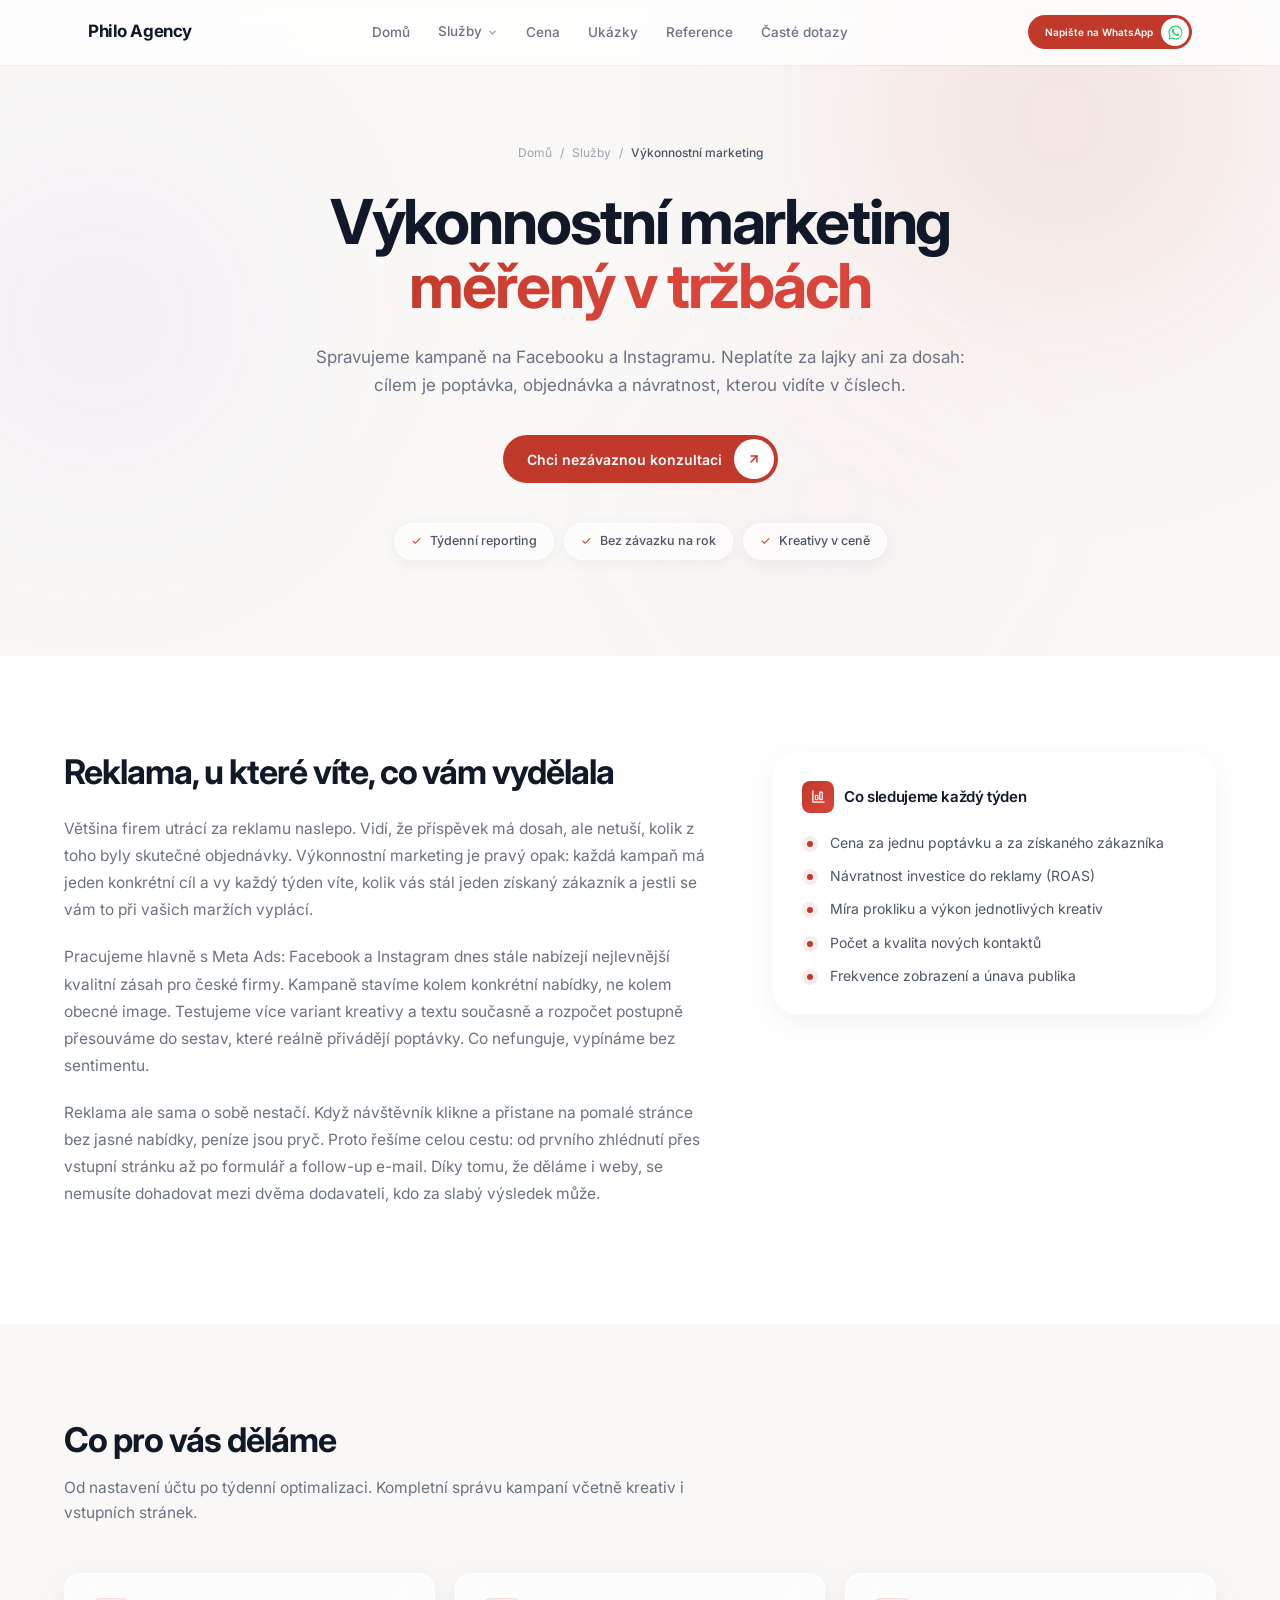
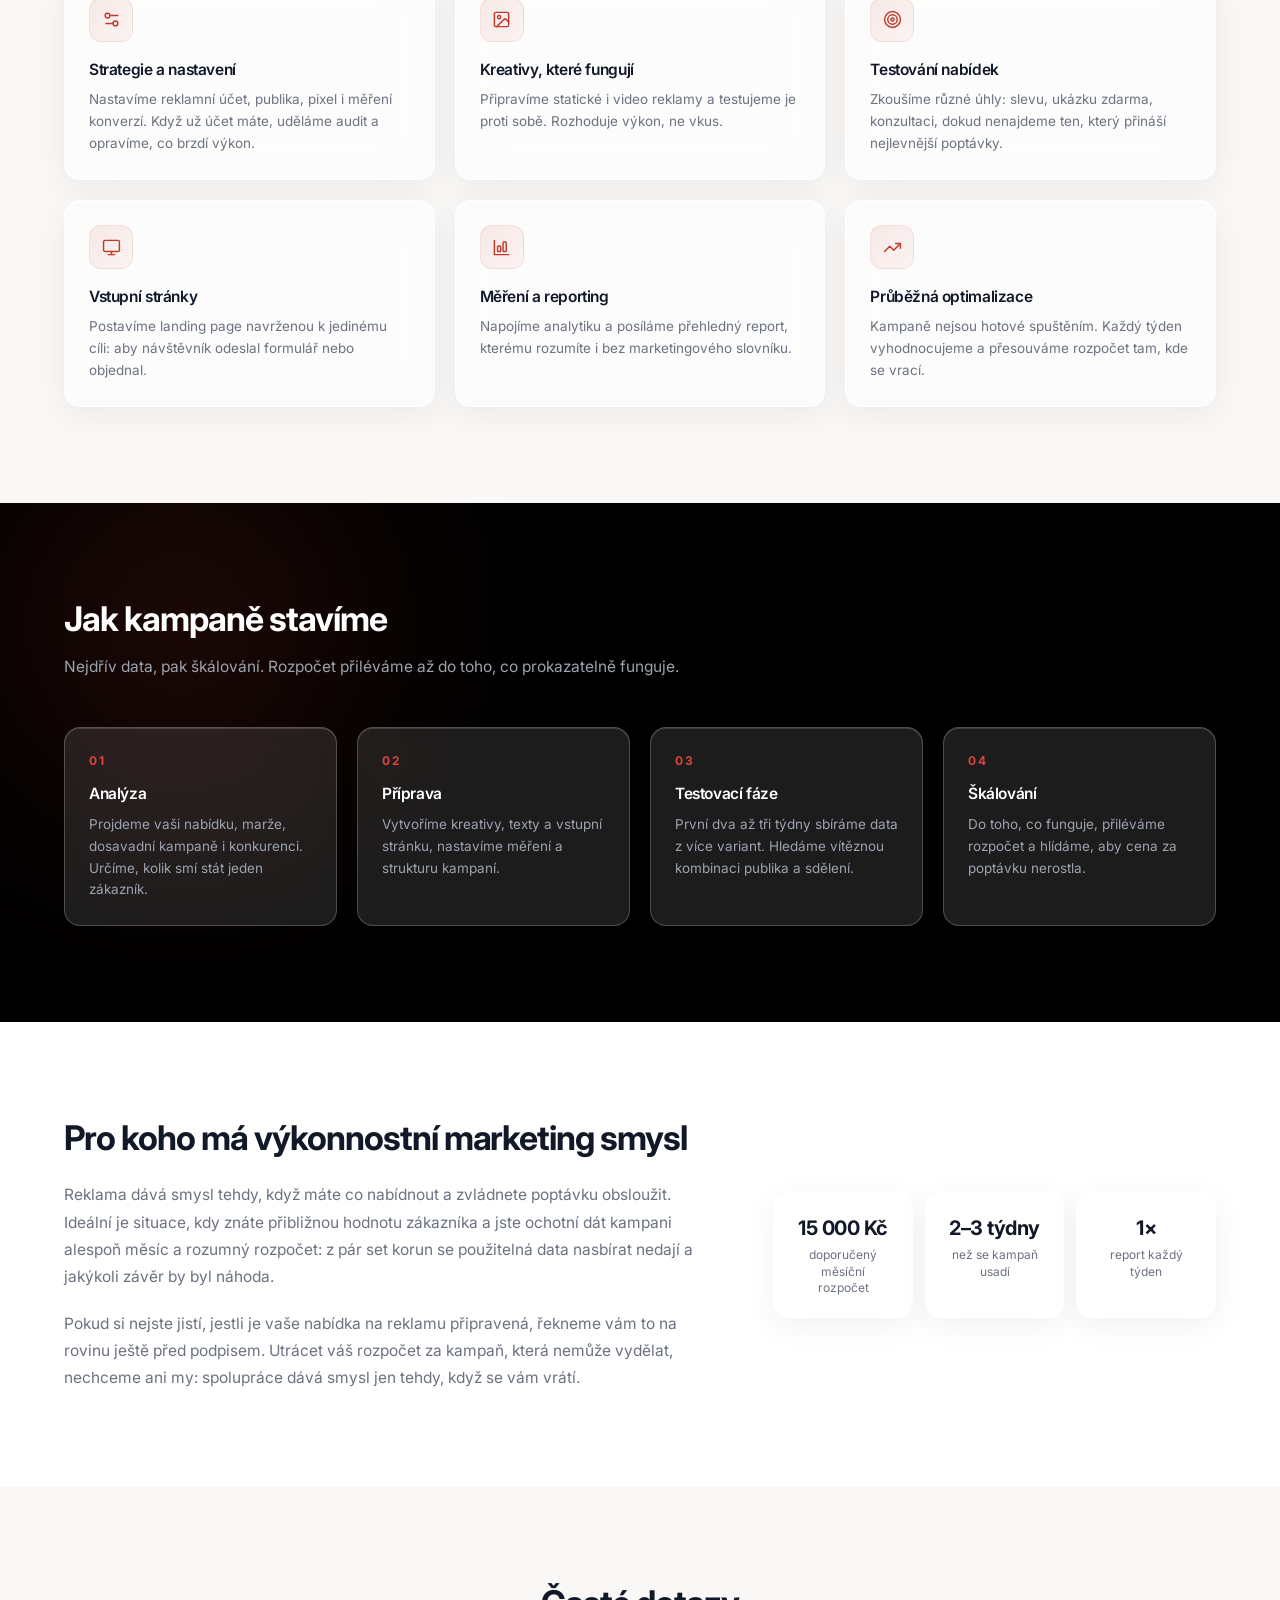
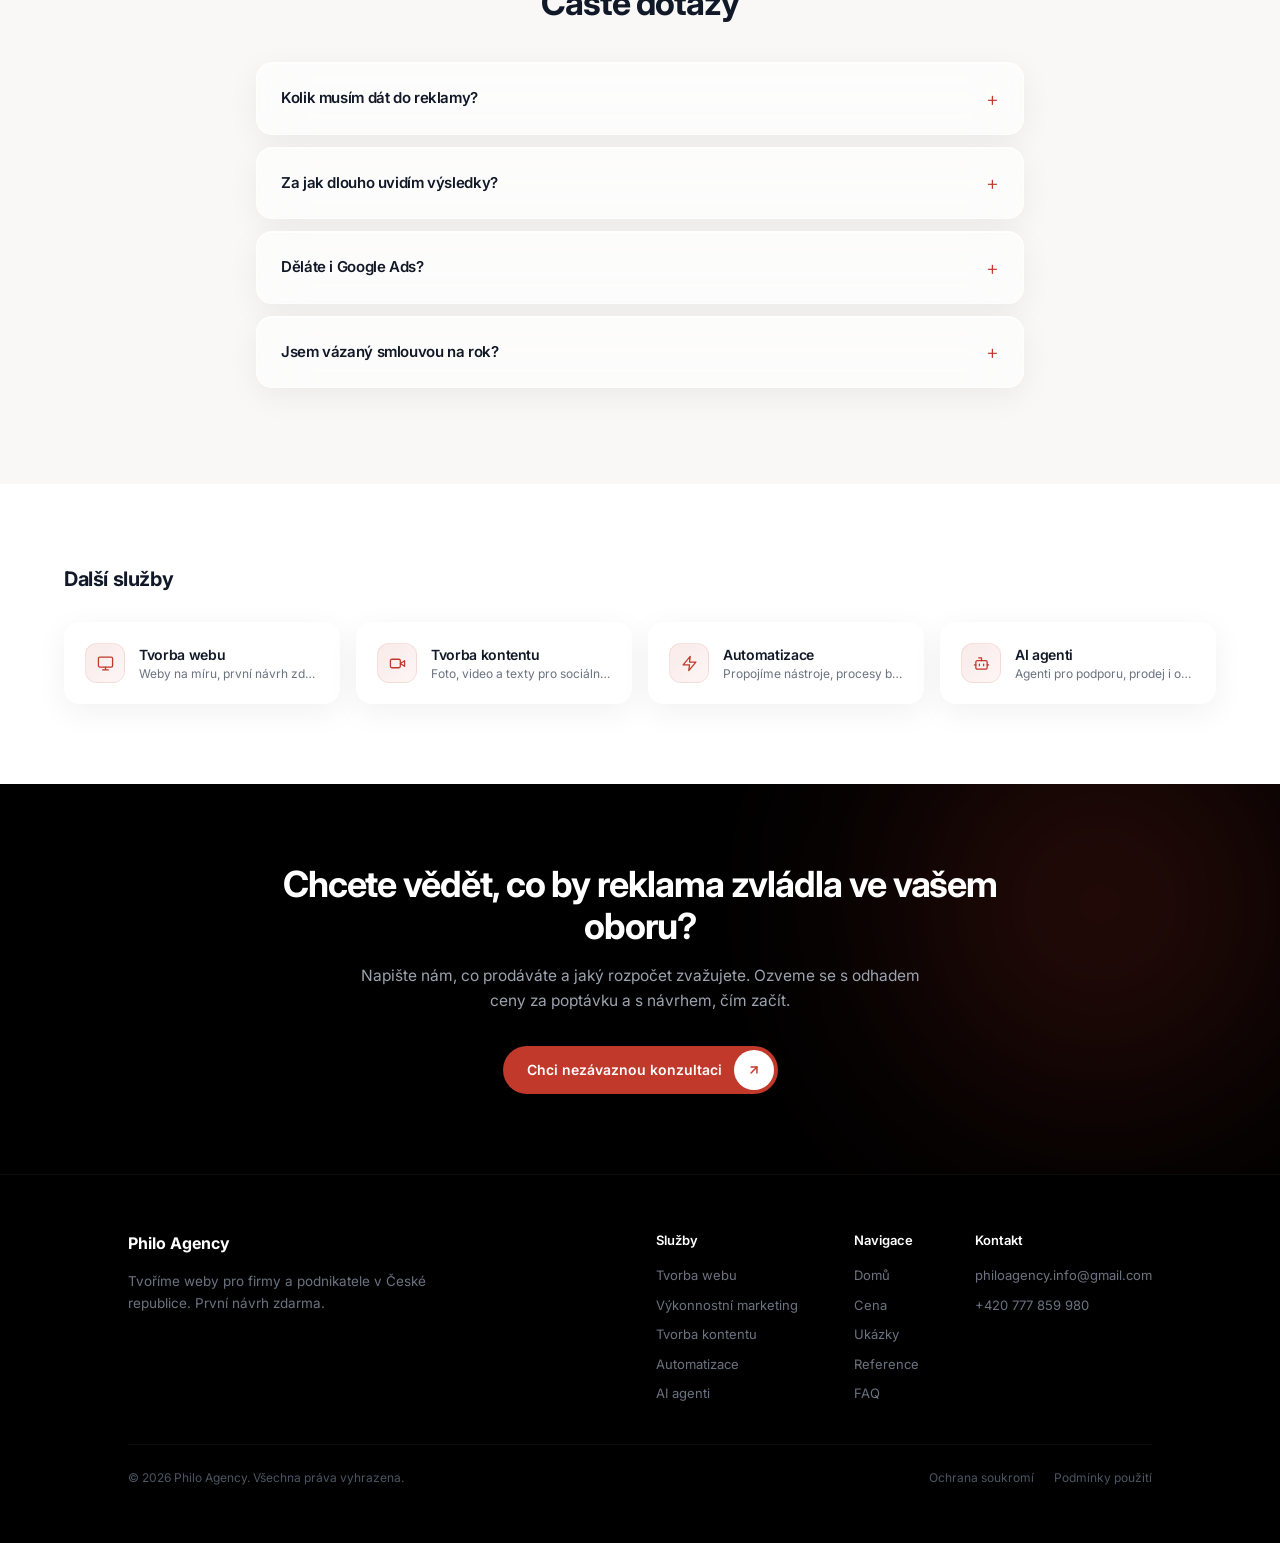
<file: sluzby/vykonnostni-marketing.html>
<!DOCTYPE html>
<html lang="cs">

<head>
  <meta charset="UTF-8">
  <meta name="viewport" content="width=device-width, initial-scale=1.0">
  <title>Výkonnostní marketing a Meta Ads | Philo Agency</title>
  <meta name="description" content="Spravujeme výkonnostní kampaně na Facebooku a Instagramu. Cílem nejsou lajky, ale poptávky, objednávky a měřitelná návratnost investice.">
  <meta name="keywords" content="výkonnostní marketing, Meta Ads, Facebook reklama, Instagram reklama, PPC, správa kampaní, online marketing, získávání zákazníků, marketingová agentura">
  <meta name="author" content="Philo Agency">
  <meta name="robots" content="index, follow">
  <link rel="canonical" href="https://philoagency.com/sluzby/vykonnostni-marketing">
  <meta property="og:type" content="website">
  <meta property="og:locale" content="cs_CZ">
  <meta property="og:site_name" content="Philo Agency">
  <meta property="og:title" content="Výkonnostní marketing a Meta Ads | Philo Agency">
  <meta property="og:description" content="Spravujeme výkonnostní kampaně na Facebooku a Instagramu. Cílem nejsou lajky, ale poptávky, objednávky a měřitelná návratnost investice.">
  <meta property="og:url" content="https://philoagency.com/sluzby/vykonnostni-marketing">
  <meta property="og:image" content="https://philoagency.com/img/og-image.jpg">
  <meta property="og:image:secure_url" content="https://philoagency.com/img/og-image.jpg">
  <meta property="og:image:type" content="image/jpeg">
  <meta property="og:image:width" content="1200">
  <meta property="og:image:height" content="630">
  <meta property="og:image:alt" content="Philo Agency: weby, marketing a obsah na míru">
  <meta name="twitter:card" content="summary_large_image">
  <meta name="twitter:image" content="https://philoagency.com/img/og-image.jpg">
  <meta name="twitter:title" content="Výkonnostní marketing a Meta Ads | Philo Agency">
  <meta name="twitter:description" content="Spravujeme výkonnostní kampaně na Facebooku a Instagramu. Cílem nejsou lajky, ale poptávky, objednávky a měřitelná návratnost investice.">
  <link rel="icon" type="image/svg+xml" href="../favicon.svg">
  <link rel="preconnect" href="https://fonts.googleapis.com">
  <link rel="preconnect" href="https://fonts.gstatic.com" crossorigin>
  <link href="https://fonts.googleapis.com/css2?family=inter:wght@100..900&display=swap" rel="stylesheet">
  <link rel="stylesheet" href="../assets/philo-sub.css">
  <script src="../assets/philo-sub.js"></script>
  <script type="application/ld+json">
{
  "@context": "https://schema.org",
  "@type": "Service",
  "name": "Výkonnostní marketing a správa Meta Ads",
  "serviceType": "Výkonnostní marketing a správa Meta Ads",
  "description": "Spravujeme výkonnostní kampaně na Facebooku a Instagramu. Cílem nejsou lajky, ale poptávky, objednávky a měřitelná návratnost investice.",
  "provider": {
    "@type": "Organization",
    "name": "Philo Agency",
    "url": "https://philoagency.com/",
    "email": "philoagency.info@gmail.com",
    "telephone": "+420777859980"
  },
  "areaServed": {
    "@type": "Country",
    "name": "Česká republika"
  },
  "url": "https://philoagency.com/sluzby/vykonnostni-marketing"
}
  </script>
  <script type="application/ld+json">
{
  "@context": "https://schema.org",
  "@type": "FAQPage",
  "mainEntity": [
    {
      "@type": "Question",
      "name": "Kolik musím dát do reklamy?",
      "acceptedAnswer": {
        "@type": "Answer",
        "text": "Doporučujeme začít alespoň na 15 000 Kč měsíčně v samotném rozpočtu na reklamu. S nižší částkou nemá algoritmus dost dat a testování se zbytečně protáhne. K tomu se připočítává naše odměna za správu."
      }
    },
    {
      "@type": "Question",
      "name": "Za jak dlouho uvidím výsledky?",
      "acceptedAnswer": {
        "@type": "Answer",
        "text": "První poptávky se obvykle objeví během několika dní. Skutečně vypovídající čísla ale máme po dvou až třech týdnech, kdy kampaň projde učící fází a ustálí se cena za poptávku."
      }
    },
    {
      "@type": "Question",
      "name": "Děláte i Google Ads?",
      "acceptedAnswer": {
        "@type": "Answer",
        "text": "Naše hlavní síla je Meta Ads, kde z rozpočtu vytáhneme nejvíc. Vyhledávací kampaně řešíme podle typu projektu, rádi poradíme, jestli se ve vašem oboru vyplatí."
      }
    },
    {
      "@type": "Question",
      "name": "Jsem vázaný smlouvou na rok?",
      "acceptedAnswer": {
        "@type": "Answer",
        "text": "Ne. Spolupracujeme po měsících. Chceme, abyste pokračovali proto, že se vám to vyplácí, ne proto, že musíte."
      }
    }
  ]
}
  </script>
  <link rel="stylesheet" href="../assets/tailwind.css">
</head>

<body class="bg-white overflow-x-hidden">

  <!-- ───── NAV ───── -->
  <nav class="glass-nav fixed top-0 left-0 right-0 z-50">
    <div class="max-w-6xl mx-auto px-6 h-16 flex items-center justify-between">
      <a href="/" class="flex items-center gap-2">
        <span class="font-bold text-[17px] text-gray-900 tracking-tight">Philo Agency</span>
      </a>
      <div class="hidden md:flex items-center gap-7">
        <a href="/"
          class="text-[13.5px] text-gray-500 hover:text-gray-900 font-medium transition-colors">Domů</a>

        <!-- Služby — rozbalovací menu -->
        <div class="nav-drop" id="nav-drop">
          <button class="nav-drop-trigger" id="nav-drop-trigger" aria-haspopup="true" aria-expanded="false">
            <span>Služby</span>
            <svg class="nav-drop-caret" xmlns="http://www.w3.org/2000/svg" width="11" height="11" viewBox="0 0 24 24"
              fill="none" stroke="currentColor" stroke-width="3" stroke-linecap="round" stroke-linejoin="round">
              <path d="m6 9 6 6 6-6" />
            </svg>
          </button>
          <div class="nav-drop-panel" role="menu">
            <a class="nav-drop-item" style="--d:.04s" href="/sluzby/tvorba-webu" role="menuitem">
              <span class="nav-drop-ico"><svg xmlns="http://www.w3.org/2000/svg" width="18" height="18" viewBox="0 0 24 24" fill="none" stroke="currentColor" stroke-width="1.8" stroke-linecap="round" stroke-linejoin="round"><rect width="20" height="14" x="2" y="3" rx="2"/><path d="M8 21h8M12 17v4"/></svg></span>
              <span>
                <span class="nav-drop-title">Tvorba webu</span>
                <span class="nav-drop-desc">Weby na míru, první návrh zdarma</span>
              </span>
              <svg class="nav-drop-arrow" xmlns="http://www.w3.org/2000/svg" width="15" height="15" viewBox="0 0 24 24" fill="none" stroke="currentColor" stroke-width="2.4" stroke-linecap="round" stroke-linejoin="round"><path d="M5 12h14M13 6l6 6-6 6"/></svg>
            </a>
            <a class="nav-drop-item" style="--d:.085s" href="/sluzby/vykonnostni-marketing" role="menuitem">
              <span class="nav-drop-ico"><svg xmlns="http://www.w3.org/2000/svg" width="18" height="18" viewBox="0 0 24 24" fill="none" stroke="currentColor" stroke-width="1.8" stroke-linecap="round" stroke-linejoin="round"><polyline points="22 7 13.5 15.5 8.5 10.5 2 17"/><polyline points="16 7 22 7 22 13"/></svg></span>
              <span>
                <span class="nav-drop-title">Výkonnostní marketing</span>
                <span class="nav-drop-desc">Meta Ads kampaně zaměřené na tržby</span>
              </span>
              <svg class="nav-drop-arrow" xmlns="http://www.w3.org/2000/svg" width="15" height="15" viewBox="0 0 24 24" fill="none" stroke="currentColor" stroke-width="2.4" stroke-linecap="round" stroke-linejoin="round"><path d="M5 12h14M13 6l6 6-6 6"/></svg>
            </a>
            <a class="nav-drop-item" style="--d:.13s" href="/sluzby/tvorba-kontentu" role="menuitem">
              <span class="nav-drop-ico"><svg xmlns="http://www.w3.org/2000/svg" width="18" height="18" viewBox="0 0 24 24" fill="none" stroke="currentColor" stroke-width="1.8" stroke-linecap="round" stroke-linejoin="round"><path d="m22 8-6 4 6 4V8Z"/><rect width="14" height="12" x="2" y="6" rx="2"/></svg></span>
              <span>
                <span class="nav-drop-title">Tvorba kontentu</span>
                <span class="nav-drop-desc">Foto, video a texty pro sociální sítě</span>
              </span>
              <svg class="nav-drop-arrow" xmlns="http://www.w3.org/2000/svg" width="15" height="15" viewBox="0 0 24 24" fill="none" stroke="currentColor" stroke-width="2.4" stroke-linecap="round" stroke-linejoin="round"><path d="M5 12h14M13 6l6 6-6 6"/></svg>
            </a>
            <a class="nav-drop-item" style="--d:.175s" href="/sluzby/automatizace" role="menuitem">
              <span class="nav-drop-ico"><svg xmlns="http://www.w3.org/2000/svg" width="18" height="18" viewBox="0 0 24 24" fill="none" stroke="currentColor" stroke-width="1.8" stroke-linecap="round" stroke-linejoin="round"><path d="M13 2 3 14h9l-1 8 10-12h-9l1-8Z"/></svg></span>
              <span>
                <span class="nav-drop-title">Automatizace</span>
                <span class="nav-drop-desc">Propojíme nástroje, procesy běží samy</span>
              </span>
              <svg class="nav-drop-arrow" xmlns="http://www.w3.org/2000/svg" width="15" height="15" viewBox="0 0 24 24" fill="none" stroke="currentColor" stroke-width="2.4" stroke-linecap="round" stroke-linejoin="round"><path d="M5 12h14M13 6l6 6-6 6"/></svg>
            </a>
            <a class="nav-drop-item" style="--d:.22s" href="/sluzby/ai-agenti" role="menuitem">
              <span class="nav-drop-ico"><svg xmlns="http://www.w3.org/2000/svg" width="18" height="18" viewBox="0 0 24 24" fill="none" stroke="currentColor" stroke-width="1.8" stroke-linecap="round" stroke-linejoin="round"><path d="M12 8V4H8"/><rect width="16" height="12" x="4" y="8" rx="2"/><path d="M2 14h2M20 14h2M15 13v2M9 13v2"/></svg></span>
              <span>
                <span class="nav-drop-title">AI agenti</span>
                <span class="nav-drop-desc">Agenti pro podporu, prodej i obsah</span>
              </span>
              <svg class="nav-drop-arrow" xmlns="http://www.w3.org/2000/svg" width="15" height="15" viewBox="0 0 24 24" fill="none" stroke="currentColor" stroke-width="2.4" stroke-linecap="round" stroke-linejoin="round"><path d="M5 12h14M13 6l6 6-6 6"/></svg>
            </a>
            <div class="nav-drop-foot">
              <span>Nevíte, co potřebujete?</span>
              <a href="/#kontakt">Ozvěte se nám →</a>
            </div>
          </div>
        </div>

        <a href="/#cena"
          class="text-[13.5px] text-gray-500 hover:text-gray-900 font-medium transition-colors">Cena</a>
        <a href="/#ukazky"
          class="text-[13.5px] text-gray-500 hover:text-gray-900 font-medium transition-colors">Ukázky</a>
        <a href="/#referencie"
          class="text-[13.5px] text-gray-500 hover:text-gray-900 font-medium transition-colors">Reference</a>
        <a href="/#faq"
          class="text-[13.5px] text-gray-500 hover:text-gray-900 font-medium transition-colors">Časté dotazy</a>
      </div>
      <div class="flex items-center gap-3">
        <a class="btn-dark btn-nav btn-wa" target="_blank" rel="noopener" aria-label="WhatsApp"
          href="https://wa.me/420777859980?text=Dobr%C3%BD%20den%2C%20m%C3%A1m%20z%C3%A1jem%20o%20spolupr%C3%A1ci%20s%20Philo%20Agency.%20M%C5%AF%C5%BEeme%20se%20domluvit%20na%20kr%C3%A1tk%C3%A9m%20hovoru%3F">
          <span class="btn-text">Napište na WhatsApp</span>
          <span class="wa-badge"><small>Napište na</small><strong>WhatsApp</strong></span>
          <div class="btn-icon"><svg xmlns="http://www.w3.org/2000/svg" width="15" height="15" viewBox="0 0 24 24" fill="currentColor" aria-hidden="true"><path d="M17.47 14.38c-.3-.15-1.76-.87-2.03-.97-.27-.1-.47-.15-.67.15-.2.3-.77.97-.94 1.17-.17.2-.35.22-.64.07-.3-.15-1.26-.46-2.4-1.48-.89-.79-1.49-1.77-1.66-2.07-.17-.3-.02-.46.13-.61.13-.13.3-.35.45-.52.15-.17.2-.3.3-.5.1-.2.05-.37-.02-.52-.08-.15-.67-1.61-.92-2.21-.24-.58-.49-.5-.67-.51h-.57c-.2 0-.52.07-.79.37-.27.3-1.04 1.02-1.04 2.48 0 1.46 1.07 2.88 1.21 3.07.15.2 2.1 3.2 5.08 4.49.71.31 1.26.49 1.7.63.71.22 1.36.19 1.87.12.57-.09 1.76-.72 2.01-1.41.25-.7.25-1.29.17-1.41-.07-.13-.27-.2-.57-.35M12.05 21.5h-.01a9.4 9.4 0 0 1-4.79-1.31l-.34-.2-3.56.93.95-3.47-.22-.36a9.4 9.4 0 0 1-1.44-5.01c0-5.2 4.23-9.43 9.44-9.43 2.52 0 4.89.98 6.67 2.77a9.37 9.37 0 0 1 2.76 6.67c0 5.2-4.24 9.43-9.44 9.43m8.03-17.46A11.28 11.28 0 0 0 12.05.72C5.8.72.7 5.8.7 12.06c0 2 .52 3.95 1.52 5.67L.6 23.28l5.68-1.49a11.3 11.3 0 0 0 5.42 1.38h.01c6.25 0 11.34-5.09 11.35-11.35 0-3.03-1.18-5.88-3.32-8.02"/></svg></div>
        </a>
        <button class="hamburger-btn md:hidden" id="hamburger-btn" aria-label="Menu">
          <span></span><span></span><span></span>
        </button>
      </div>
    </div>
  </nav>

  <!-- ───── MOBILNÍ MENU ───── -->
  <div class="mobile-menu md:hidden" id="mobile-menu">
    <div class="mobile-menu-inner">
      <a href="/" class="mobile-nav-link">Domů</a>
      <div class="mobile-sub open" id="mobile-sub">
        <button class="mobile-sub-toggle" id="mobile-sub-toggle" aria-expanded="true">
          <span>Služby</span>
          <svg xmlns="http://www.w3.org/2000/svg" width="16" height="16" viewBox="0 0 24 24" fill="none"
            stroke="currentColor" stroke-width="2.5" stroke-linecap="round" stroke-linejoin="round">
            <path d="m6 9 6 6 6-6" />
          </svg>
        </button>
        <div class="mobile-sub-list">
          <a href="/sluzby/tvorba-webu" class="mobile-sub-link">Tvorba webu</a>
          <a href="/sluzby/vykonnostni-marketing" class="mobile-sub-link">Výkonnostní marketing</a>
          <a href="/sluzby/tvorba-kontentu" class="mobile-sub-link">Tvorba kontentu</a>
          <a href="/sluzby/automatizace" class="mobile-sub-link">Automatizace</a>
          <a href="/sluzby/ai-agenti" class="mobile-sub-link">AI agenti</a>
        </div>
      </div>
      <a href="/#cena" class="mobile-nav-link">Cena</a>
      <a href="/#ukazky" class="mobile-nav-link">Ukázky</a>
      <a href="/#referencie" class="mobile-nav-link">Reference</a>
      <a href="/#faq" class="mobile-nav-link">Časté dotazy</a>
      <a href="/#kontakt" class="btn-dark mt-5" style="width:100%;justify-content:center">
        <span class="btn-text">Kontaktujte nás</span>
        <div class="btn-icon"><svg xmlns="http://www.w3.org/2000/svg" width="14" height="14" viewBox="0 0 24 24" fill="none" stroke="currentColor" stroke-width="2.5" stroke-linecap="round" stroke-linejoin="round"><path d="M7 7h10v10"/><path d="M7 17 17 7"/></svg></div>
      </a>
    </div>
  </div>

  <!-- ───── HERO ───── -->
  <section class="hero-bg pt-36 pb-24 px-6">
    <div class="blob"
      style="width:720px;height:720px;background:radial-gradient(circle,rgba(192,57,43,0.13),transparent 65%);top:-240px;right:-140px;filter:blur(90px)">
    </div>
    <div class="blob"
      style="width:560px;height:560px;background:radial-gradient(circle,rgba(139,92,246,0.08),transparent 65%);top:40px;left:-180px;filter:blur(90px)">
    </div>
    <div class="blob"
      style="width:420px;height:420px;background:radial-gradient(circle,rgba(244,114,182,0.07),transparent 65%);bottom:-60px;right:240px;filter:blur(80px)">
    </div>

    <div class="max-w-4xl mx-auto relative z-10 text-center">
      <div class="flex items-center justify-center gap-2 text-[12px] text-gray-400 mb-7" id="sp-eyebrow" style="opacity:0">
        <a href="/" class="hover:text-gray-600 transition-colors">Domů</a>
        <span>/</span>
        <span>Služby</span>
        <span>/</span>
        <span class="text-gray-600 font-medium">Výkonnostní marketing</span>
      </div>

      <h1 class="text-[40px] sm:text-[52px] md:text-[62px] font-bold tracking-[-0.035em] leading-[1.04] text-gray-900 mb-6"
        id="sp-title" style="opacity:0">
        Výkonnostní marketing <br class="hidden sm:block"><span class="gradient-text">měřený v tržbách</span>
      </h1>

      <p class="text-gray-500 text-[16px] sm:text-[17px] leading-[1.65] max-w-2xl mx-auto mb-9" id="sp-sub" style="opacity:0">
        Spravujeme kampaně na Facebooku a Instagramu. Neplatíte za lajky ani za dosah: cílem je poptávka, objednávka a návratnost, kterou vidíte v číslech.
      </p>

      <div class="flex flex-col sm:flex-row items-center justify-center gap-3 mb-10" id="sp-btns" style="opacity:0">
        <a href="/#kontakt" class="btn-dark">
          <span class="btn-text">Chci nezávaznou konzultaci</span>
          <div class="btn-icon"><svg xmlns="http://www.w3.org/2000/svg" width="14" height="14" viewBox="0 0 24 24" fill="none" stroke="currentColor" stroke-width="2.5" stroke-linecap="round" stroke-linejoin="round"><path d="M7 7h10v10"/><path d="M7 17 17 7"/></svg></div>
        </a>
      </div>

      <div class="flex flex-wrap items-center justify-center gap-2.5" id="sp-meta" style="opacity:0">
          <div class="glass-sm rounded-full px-4 py-2 flex items-center gap-2">
            <span class="text-[#c0392b] text-[12px]">✓</span>
            <span class="text-[12.5px] font-medium text-gray-600">Týdenní reporting</span>
          </div>
          <div class="glass-sm rounded-full px-4 py-2 flex items-center gap-2">
            <span class="text-[#c0392b] text-[12px]">✓</span>
            <span class="text-[12.5px] font-medium text-gray-600">Bez závazku na rok</span>
          </div>
          <div class="glass-sm rounded-full px-4 py-2 flex items-center gap-2">
            <span class="text-[#c0392b] text-[12px]">✓</span>
            <span class="text-[12.5px] font-medium text-gray-600">Kreativy v ceně</span>
          </div>
      </div>
    </div>
  </section>

  <!-- ───── ÚVOD ───── -->
  <section class="bg-white py-24 px-6">
    <div class="max-w-6xl mx-auto grid grid-cols-1 lg:grid-cols-12 gap-12 lg:gap-16 items-start">
      <div class="lg:col-span-7 reveal">
        <h2 class="text-[28px] sm:text-[34px] font-bold tracking-[-0.03em] leading-[1.15] text-gray-900 mb-6">
          Reklama, u které víte, co vám vydělala</h2>
          <p class="text-gray-500 text-[15.5px] leading-[1.75] mb-5">Většina firem utrácí za reklamu naslepo. Vidí, že příspěvek má dosah, ale netuší, kolik z toho byly skutečné objednávky. Výkonnostní marketing je pravý opak: každá kampaň má jeden konkrétní cíl a vy každý týden víte, kolik vás stál jeden získaný zákazník a jestli se vám to při vašich maržích vyplácí.</p>
          <p class="text-gray-500 text-[15.5px] leading-[1.75] mb-5">Pracujeme hlavně s Meta Ads: Facebook a Instagram dnes stále nabízejí nejlevnější kvalitní zásah pro české firmy. Kampaně stavíme kolem konkrétní nabídky, ne kolem obecné image. Testujeme více variant kreativy a textu současně a rozpočet postupně přesouváme do sestav, které reálně přivádějí poptávky. Co nefunguje, vypínáme bez sentimentu.</p>
          <p class="text-gray-500 text-[15.5px] leading-[1.75] mb-5">Reklama ale sama o sobě nestačí. Když návštěvník klikne a přistane na pomalé stránce bez jasné nabídky, peníze jsou pryč. Proto řešíme celou cestu: od prvního zhlédnutí přes vstupní stránku až po formulář a follow-up e-mail. Díky tomu, že děláme i weby, se nemusíte dohadovat mezi dvěma dodavateli, kdo za slabý výsledek může.</p>
      </div>
      <div class="lg:col-span-5 reveal">
        <div class="glass rounded-3xl p-7">
          <div class="flex items-center gap-2.5 mb-5">
            <span
              class="w-8 h-8 rounded-lg bg-gradient-to-br from-[#c0392b] to-[#d9453a] flex items-center justify-center text-white"><svg xmlns="http://www.w3.org/2000/svg" width="15" height="15" viewBox="0 0 24 24" fill="none" stroke="currentColor" stroke-width="2" stroke-linecap="round" stroke-linejoin="round"><path d="M3 3v18h18"/><rect width="4" height="7" x="7" y="10" rx="1"/><rect width="4" height="12" x="14" y="5" rx="1"/></svg></span>
            <h3 class="text-[15px] font-semibold text-gray-900 tracking-tight">Co sledujeme každý týden</h3>
          </div>
          <ul class="space-y-3.5">
            <li class="flex items-start gap-3">
              <span
                class="mt-[3px] w-4 h-4 rounded-full bg-[#c0392b]/10 flex items-center justify-center flex-shrink-0"><span
                  class="w-1.5 h-1.5 rounded-full bg-[#c0392b]"></span></span>
              <span class="text-[14px] text-gray-600 leading-snug">Cena za jednu poptávku a za získaného zákazníka</span>
            </li>
            <li class="flex items-start gap-3">
              <span
                class="mt-[3px] w-4 h-4 rounded-full bg-[#c0392b]/10 flex items-center justify-center flex-shrink-0"><span
                  class="w-1.5 h-1.5 rounded-full bg-[#c0392b]"></span></span>
              <span class="text-[14px] text-gray-600 leading-snug">Návratnost investice do reklamy (ROAS)</span>
            </li>
            <li class="flex items-start gap-3">
              <span
                class="mt-[3px] w-4 h-4 rounded-full bg-[#c0392b]/10 flex items-center justify-center flex-shrink-0"><span
                  class="w-1.5 h-1.5 rounded-full bg-[#c0392b]"></span></span>
              <span class="text-[14px] text-gray-600 leading-snug">Míra prokliku a výkon jednotlivých kreativ</span>
            </li>
            <li class="flex items-start gap-3">
              <span
                class="mt-[3px] w-4 h-4 rounded-full bg-[#c0392b]/10 flex items-center justify-center flex-shrink-0"><span
                  class="w-1.5 h-1.5 rounded-full bg-[#c0392b]"></span></span>
              <span class="text-[14px] text-gray-600 leading-snug">Počet a kvalita nových kontaktů</span>
            </li>
            <li class="flex items-start gap-3">
              <span
                class="mt-[3px] w-4 h-4 rounded-full bg-[#c0392b]/10 flex items-center justify-center flex-shrink-0"><span
                  class="w-1.5 h-1.5 rounded-full bg-[#c0392b]"></span></span>
              <span class="text-[14px] text-gray-600 leading-snug">Frekvence zobrazení a únava publika</span>
            </li>
          </ul>
        </div>
      </div>
    </div>
  </section>

  <!-- ───── CO DODÁVÁME ───── -->
  <section class="py-24 px-6" style="background:#f9f8f6">
    <div class="max-w-6xl mx-auto">
      <div class="max-w-2xl mb-12 reveal">
        <h2 class="text-[28px] sm:text-[34px] font-bold tracking-[-0.03em] leading-[1.15] text-gray-900 mb-4">
          Co pro vás děláme</h2>
        <p class="text-gray-500 text-[15.5px] leading-relaxed">Od nastavení účtu po týdenní optimalizaci. Kompletní správu kampaní včetně kreativ i vstupních stránek.</p>
      </div>
      <div class="grid grid-cols-1 sm:grid-cols-2 lg:grid-cols-3 gap-5">
        <div class="glass glass-hover rounded-2xl p-6 reveal">
          <div
            class="w-11 h-11 rounded-xl bg-gradient-to-br from-[#c0392b]/10 to-[#d9453a]/5 border border-[#c0392b]/10 flex items-center justify-center text-[#c0392b] mb-4">
            <svg xmlns="http://www.w3.org/2000/svg" width="19" height="19" viewBox="0 0 24 24" fill="none" stroke="currentColor" stroke-width="1.8" stroke-linecap="round" stroke-linejoin="round"><path d="M20 7h-9M14 17H5"/><circle cx="17" cy="17" r="3"/><circle cx="7" cy="7" r="3"/></svg>
          </div>
          <h3 class="text-[15.5px] font-semibold text-gray-900 mb-2 tracking-tight">Strategie a nastavení</h3>
          <p class="text-[13.5px] text-gray-500 leading-relaxed">Nastavíme reklamní účet, publika, pixel i měření konverzí. Když už účet máte, uděláme audit a opravíme, co brzdí výkon.</p>
        </div>
        <div class="glass glass-hover rounded-2xl p-6 reveal">
          <div
            class="w-11 h-11 rounded-xl bg-gradient-to-br from-[#c0392b]/10 to-[#d9453a]/5 border border-[#c0392b]/10 flex items-center justify-center text-[#c0392b] mb-4">
            <svg xmlns="http://www.w3.org/2000/svg" width="19" height="19" viewBox="0 0 24 24" fill="none" stroke="currentColor" stroke-width="1.8" stroke-linecap="round" stroke-linejoin="round"><rect width="18" height="18" x="3" y="3" rx="2"/><circle cx="9" cy="9" r="2"/><path d="m21 15-3.09-3.09a2 2 0 0 0-2.82 0L6 21"/></svg>
          </div>
          <h3 class="text-[15.5px] font-semibold text-gray-900 mb-2 tracking-tight">Kreativy, které fungují</h3>
          <p class="text-[13.5px] text-gray-500 leading-relaxed">Připravíme statické i video reklamy a testujeme je proti sobě. Rozhoduje výkon, ne vkus.</p>
        </div>
        <div class="glass glass-hover rounded-2xl p-6 reveal">
          <div
            class="w-11 h-11 rounded-xl bg-gradient-to-br from-[#c0392b]/10 to-[#d9453a]/5 border border-[#c0392b]/10 flex items-center justify-center text-[#c0392b] mb-4">
            <svg xmlns="http://www.w3.org/2000/svg" width="19" height="19" viewBox="0 0 24 24" fill="none" stroke="currentColor" stroke-width="1.8" stroke-linecap="round" stroke-linejoin="round"><circle cx="12" cy="12" r="10"/><circle cx="12" cy="12" r="6"/><circle cx="12" cy="12" r="2"/></svg>
          </div>
          <h3 class="text-[15.5px] font-semibold text-gray-900 mb-2 tracking-tight">Testování nabídek</h3>
          <p class="text-[13.5px] text-gray-500 leading-relaxed">Zkoušíme různé úhly: slevu, ukázku zdarma, konzultaci, dokud nenajdeme ten, který přináší nejlevnější poptávky.</p>
        </div>
        <div class="glass glass-hover rounded-2xl p-6 reveal">
          <div
            class="w-11 h-11 rounded-xl bg-gradient-to-br from-[#c0392b]/10 to-[#d9453a]/5 border border-[#c0392b]/10 flex items-center justify-center text-[#c0392b] mb-4">
            <svg xmlns="http://www.w3.org/2000/svg" width="19" height="19" viewBox="0 0 24 24" fill="none" stroke="currentColor" stroke-width="1.8" stroke-linecap="round" stroke-linejoin="round"><rect width="20" height="14" x="2" y="3" rx="2"/><path d="M8 21h8M12 17v4"/></svg>
          </div>
          <h3 class="text-[15.5px] font-semibold text-gray-900 mb-2 tracking-tight">Vstupní stránky</h3>
          <p class="text-[13.5px] text-gray-500 leading-relaxed">Postavíme landing page navrženou k jedinému cíli: aby návštěvník odeslal formulář nebo objednal.</p>
        </div>
        <div class="glass glass-hover rounded-2xl p-6 reveal">
          <div
            class="w-11 h-11 rounded-xl bg-gradient-to-br from-[#c0392b]/10 to-[#d9453a]/5 border border-[#c0392b]/10 flex items-center justify-center text-[#c0392b] mb-4">
            <svg xmlns="http://www.w3.org/2000/svg" width="19" height="19" viewBox="0 0 24 24" fill="none" stroke="currentColor" stroke-width="1.8" stroke-linecap="round" stroke-linejoin="round"><path d="M3 3v18h18"/><rect width="4" height="7" x="7" y="10" rx="1"/><rect width="4" height="12" x="14" y="5" rx="1"/></svg>
          </div>
          <h3 class="text-[15.5px] font-semibold text-gray-900 mb-2 tracking-tight">Měření a reporting</h3>
          <p class="text-[13.5px] text-gray-500 leading-relaxed">Napojíme analytiku a posíláme přehledný report, kterému rozumíte i bez marketingového slovníku.</p>
        </div>
        <div class="glass glass-hover rounded-2xl p-6 reveal">
          <div
            class="w-11 h-11 rounded-xl bg-gradient-to-br from-[#c0392b]/10 to-[#d9453a]/5 border border-[#c0392b]/10 flex items-center justify-center text-[#c0392b] mb-4">
            <svg xmlns="http://www.w3.org/2000/svg" width="19" height="19" viewBox="0 0 24 24" fill="none" stroke="currentColor" stroke-width="1.8" stroke-linecap="round" stroke-linejoin="round"><polyline points="22 7 13.5 15.5 8.5 10.5 2 17"/><polyline points="16 7 22 7 22 13"/></svg>
          </div>
          <h3 class="text-[15.5px] font-semibold text-gray-900 mb-2 tracking-tight">Průběžná optimalizace</h3>
          <p class="text-[13.5px] text-gray-500 leading-relaxed">Kampaně nejsou hotové spuštěním. Každý týden vyhodnocujeme a přesouváme rozpočet tam, kde se vrací.</p>
        </div>
      </div>
    </div>
  </section>

  <!-- ───── POSTUP ───── -->
  <section class="bg-black py-24 px-6 relative overflow-hidden">
    <div class="blob"
      style="width:600px;height:600px;background:radial-gradient(circle,rgba(192,57,43,0.22),transparent 65%);top:-180px;left:-120px;filter:blur(100px)">
    </div>
    <div class="max-w-6xl mx-auto relative z-10">
      <div class="max-w-2xl mb-12 reveal">
        <h2 class="text-[28px] sm:text-[34px] font-bold tracking-[-0.03em] leading-[1.15] text-white mb-4">
          Jak kampaně stavíme</h2>
        <p class="text-gray-400 text-[15.5px] leading-relaxed">Nejdřív data, pak škálování. Rozpočet přiléváme až do toho, co prokazatelně funguje.</p>
      </div>
      <div class="grid grid-cols-1 sm:grid-cols-2 lg:grid-cols-4 gap-5">
        <div class="glass-dark rounded-2xl p-6 reveal">
          <div class="text-[#d9453a] text-[12px] font-bold tracking-[0.18em] mb-3">01</div>
          <h3 class="text-white text-[15.5px] font-semibold mb-2 tracking-tight">Analýza</h3>
          <p class="text-gray-400 text-[13.5px] leading-relaxed">Projdeme vaši nabídku, marže, dosavadní kampaně i konkurenci. Určíme, kolik smí stát jeden zákazník.</p>
        </div>
        <div class="glass-dark rounded-2xl p-6 reveal">
          <div class="text-[#d9453a] text-[12px] font-bold tracking-[0.18em] mb-3">02</div>
          <h3 class="text-white text-[15.5px] font-semibold mb-2 tracking-tight">Příprava</h3>
          <p class="text-gray-400 text-[13.5px] leading-relaxed">Vytvoříme kreativy, texty a vstupní stránku, nastavíme měření a strukturu kampaní.</p>
        </div>
        <div class="glass-dark rounded-2xl p-6 reveal">
          <div class="text-[#d9453a] text-[12px] font-bold tracking-[0.18em] mb-3">03</div>
          <h3 class="text-white text-[15.5px] font-semibold mb-2 tracking-tight">Testovací fáze</h3>
          <p class="text-gray-400 text-[13.5px] leading-relaxed">První dva až tři týdny sbíráme data z více variant. Hledáme vítěznou kombinaci publika a sdělení.</p>
        </div>
        <div class="glass-dark rounded-2xl p-6 reveal">
          <div class="text-[#d9453a] text-[12px] font-bold tracking-[0.18em] mb-3">04</div>
          <h3 class="text-white text-[15.5px] font-semibold mb-2 tracking-tight">Škálování</h3>
          <p class="text-gray-400 text-[13.5px] leading-relaxed">Do toho, co funguje, přiléváme rozpočet a hlídáme, aby cena za poptávku nerostla.</p>
        </div>
      </div>
    </div>
  </section>

  <!-- ───── PRO KOHO ───── -->
  <section class="bg-white py-24 px-6">
    <div class="max-w-6xl mx-auto grid grid-cols-1 lg:grid-cols-12 gap-12 lg:gap-16 items-center">
      <div class="lg:col-span-7 reveal">
        <h2 class="text-[28px] sm:text-[34px] font-bold tracking-[-0.03em] leading-[1.15] text-gray-900 mb-6">
          Pro koho má výkonnostní marketing smysl</h2>
        <p class="text-gray-500 text-[15.5px] leading-[1.75] mb-5">Reklama dává smysl tehdy, když máte co nabídnout a zvládnete poptávku obsloužit. Ideální je situace, kdy znáte přibližnou hodnotu zákazníka a jste ochotní dát kampani alespoň měsíc a rozumný rozpočet: z pár set korun se použitelná data nasbírat nedají a jakýkoli závěr by byl náhoda.</p>
        <p class="text-gray-500 text-[15.5px] leading-[1.75]">Pokud si nejste jistí, jestli je vaše nabídka na reklamu připravená, řekneme vám to na rovinu ještě před podpisem. Utrácet váš rozpočet za kampaň, která nemůže vydělat, nechceme ani my: spolupráce dává smysl jen tehdy, když se vám vrátí.</p>
      </div>
      <div class="lg:col-span-5 reveal">
        <div class="grid grid-cols-3 gap-3">
          <div class="glass rounded-2xl px-5 py-5 text-center">
            <div class="text-[20px] font-bold text-gray-900 tracking-tight mb-1">15 000 Kč</div>
            <div class="text-[12px] text-gray-500 leading-snug">doporučený měsíční rozpočet</div>
          </div>
          <div class="glass rounded-2xl px-5 py-5 text-center">
            <div class="text-[20px] font-bold text-gray-900 tracking-tight mb-1">2–3 týdny</div>
            <div class="text-[12px] text-gray-500 leading-snug">než se kampaň usadí</div>
          </div>
          <div class="glass rounded-2xl px-5 py-5 text-center">
            <div class="text-[20px] font-bold text-gray-900 tracking-tight mb-1">1×</div>
            <div class="text-[12px] text-gray-500 leading-snug">report každý týden</div>
          </div>
        </div>
      </div>
    </div>
  </section>

  <!-- ───── FAQ ───── -->
  <section class="py-24 px-6" style="background:#f9f8f6">
    <div class="max-w-3xl mx-auto">
      <h2
        class="text-[28px] sm:text-[34px] font-bold tracking-[-0.03em] leading-[1.15] text-gray-900 mb-10 text-center reveal">
        Časté dotazy</h2>
      <div class="space-y-3">
        <div class="faq-item glass rounded-2xl px-6 py-1 reveal">
          <button class="faq-trigger w-full flex items-center justify-between gap-4 py-5 text-left">
            <span class="text-[15px] font-semibold text-gray-900 tracking-tight">Kolik musím dát do reklamy?</span>
            <span class="faq-icon text-[#c0392b] text-[20px] font-light leading-none flex-shrink-0">+</span>
          </button>
          <div class="faq-answer">
            <p class="text-[14px] text-gray-500 leading-relaxed pb-5 pr-8">Doporučujeme začít alespoň na 15 000 Kč měsíčně v samotném rozpočtu na reklamu. S nižší částkou nemá algoritmus dost dat a testování se zbytečně protáhne. K tomu se připočítává naše odměna za správu.</p>
          </div>
        </div>
        <div class="faq-item glass rounded-2xl px-6 py-1 reveal">
          <button class="faq-trigger w-full flex items-center justify-between gap-4 py-5 text-left">
            <span class="text-[15px] font-semibold text-gray-900 tracking-tight">Za jak dlouho uvidím výsledky?</span>
            <span class="faq-icon text-[#c0392b] text-[20px] font-light leading-none flex-shrink-0">+</span>
          </button>
          <div class="faq-answer">
            <p class="text-[14px] text-gray-500 leading-relaxed pb-5 pr-8">První poptávky se obvykle objeví během několika dní. Skutečně vypovídající čísla ale máme po dvou až třech týdnech, kdy kampaň projde učící fází a ustálí se cena za poptávku.</p>
          </div>
        </div>
        <div class="faq-item glass rounded-2xl px-6 py-1 reveal">
          <button class="faq-trigger w-full flex items-center justify-between gap-4 py-5 text-left">
            <span class="text-[15px] font-semibold text-gray-900 tracking-tight">Děláte i Google Ads?</span>
            <span class="faq-icon text-[#c0392b] text-[20px] font-light leading-none flex-shrink-0">+</span>
          </button>
          <div class="faq-answer">
            <p class="text-[14px] text-gray-500 leading-relaxed pb-5 pr-8">Naše hlavní síla je Meta Ads, kde z rozpočtu vytáhneme nejvíc. Vyhledávací kampaně řešíme podle typu projektu, rádi poradíme, jestli se ve vašem oboru vyplatí.</p>
          </div>
        </div>
        <div class="faq-item glass rounded-2xl px-6 py-1 reveal">
          <button class="faq-trigger w-full flex items-center justify-between gap-4 py-5 text-left">
            <span class="text-[15px] font-semibold text-gray-900 tracking-tight">Jsem vázaný smlouvou na rok?</span>
            <span class="faq-icon text-[#c0392b] text-[20px] font-light leading-none flex-shrink-0">+</span>
          </button>
          <div class="faq-answer">
            <p class="text-[14px] text-gray-500 leading-relaxed pb-5 pr-8">Ne. Spolupracujeme po měsících. Chceme, abyste pokračovali proto, že se vám to vyplácí, ne proto, že musíte.</p>
          </div>
        </div>
      </div>
    </div>
  </section>

  <!-- ───── DALŠÍ SLUŽBY ───── -->
  <section class="bg-white py-20 px-6">
    <div class="max-w-6xl mx-auto">
      <h2 class="text-[20px] font-bold tracking-[-0.02em] text-gray-900 mb-7 reveal">Další služby</h2>
      <div class="grid grid-cols-1 sm:grid-cols-2 lg:grid-cols-4 gap-4">
        <a href="/sluzby/tvorba-webu" class="glass glass-hover rounded-2xl p-5 flex items-center gap-3.5 reveal">
          <span
            class="w-10 h-10 rounded-xl bg-gradient-to-br from-[#c0392b]/10 to-[#d9453a]/5 border border-[#c0392b]/10 flex items-center justify-center text-[#c0392b] flex-shrink-0"><svg xmlns="http://www.w3.org/2000/svg" width="17" height="17" viewBox="0 0 24 24" fill="none" stroke="currentColor" stroke-width="1.8" stroke-linecap="round" stroke-linejoin="round"><rect width="20" height="14" x="2" y="3" rx="2"/><path d="M8 21h8M12 17v4"/></svg></span>
          <span class="min-w-0">
            <span class="block text-[14px] font-semibold text-gray-900 tracking-tight">Tvorba webu</span>
            <span class="block text-[12px] text-gray-500 truncate">Weby na míru, první návrh zdarma</span>
          </span>
        </a>
        <a href="/sluzby/tvorba-kontentu" class="glass glass-hover rounded-2xl p-5 flex items-center gap-3.5 reveal">
          <span
            class="w-10 h-10 rounded-xl bg-gradient-to-br from-[#c0392b]/10 to-[#d9453a]/5 border border-[#c0392b]/10 flex items-center justify-center text-[#c0392b] flex-shrink-0"><svg xmlns="http://www.w3.org/2000/svg" width="17" height="17" viewBox="0 0 24 24" fill="none" stroke="currentColor" stroke-width="1.8" stroke-linecap="round" stroke-linejoin="round"><path d="m22 8-6 4 6 4V8Z"/><rect width="14" height="12" x="2" y="6" rx="2"/></svg></span>
          <span class="min-w-0">
            <span class="block text-[14px] font-semibold text-gray-900 tracking-tight">Tvorba kontentu</span>
            <span class="block text-[12px] text-gray-500 truncate">Foto, video a texty pro sociální sítě</span>
          </span>
        </a>
        <a href="/sluzby/automatizace" class="glass glass-hover rounded-2xl p-5 flex items-center gap-3.5 reveal">
          <span
            class="w-10 h-10 rounded-xl bg-gradient-to-br from-[#c0392b]/10 to-[#d9453a]/5 border border-[#c0392b]/10 flex items-center justify-center text-[#c0392b] flex-shrink-0"><svg xmlns="http://www.w3.org/2000/svg" width="17" height="17" viewBox="0 0 24 24" fill="none" stroke="currentColor" stroke-width="1.8" stroke-linecap="round" stroke-linejoin="round"><path d="M13 2 3 14h9l-1 8 10-12h-9l1-8Z"/></svg></span>
          <span class="min-w-0">
            <span class="block text-[14px] font-semibold text-gray-900 tracking-tight">Automatizace</span>
            <span class="block text-[12px] text-gray-500 truncate">Propojíme nástroje, procesy běží samy</span>
          </span>
        </a>
        <a href="/sluzby/ai-agenti" class="glass glass-hover rounded-2xl p-5 flex items-center gap-3.5 reveal">
          <span
            class="w-10 h-10 rounded-xl bg-gradient-to-br from-[#c0392b]/10 to-[#d9453a]/5 border border-[#c0392b]/10 flex items-center justify-center text-[#c0392b] flex-shrink-0"><svg xmlns="http://www.w3.org/2000/svg" width="17" height="17" viewBox="0 0 24 24" fill="none" stroke="currentColor" stroke-width="1.8" stroke-linecap="round" stroke-linejoin="round"><path d="M12 8V4H8"/><rect width="16" height="12" x="4" y="8" rx="2"/><path d="M2 14h2M20 14h2M15 13v2M9 13v2"/></svg></span>
          <span class="min-w-0">
            <span class="block text-[14px] font-semibold text-gray-900 tracking-tight">AI agenti</span>
            <span class="block text-[12px] text-gray-500 truncate">Agenti pro podporu, prodej i obsah</span>
          </span>
        </a>
      </div>
    </div>
  </section>

  <!-- ───── CTA ───── -->
  <section class="bg-black py-20 px-6 relative overflow-hidden">
    <div class="blob"
      style="width:640px;height:640px;background:radial-gradient(circle,rgba(192,57,43,0.28),transparent 65%);top:-200px;right:-140px;filter:blur(100px)">
    </div>
    <div class="max-w-3xl mx-auto text-center relative z-10 reveal">
      <h2 class="text-[28px] sm:text-[36px] font-bold tracking-[-0.03em] leading-[1.15] text-white mb-4">
        Chcete vědět, co by reklama zvládla ve vašem oboru?</h2>
      <p class="text-gray-400 text-[15.5px] leading-relaxed mb-8 max-w-xl mx-auto">Napište nám, co prodáváte a jaký rozpočet zvažujete. Ozveme se s odhadem ceny za poptávku a s návrhem, čím začít.</p>
      <div class="flex justify-center">
        <a href="/#kontakt" class="btn-dark">
          <span class="btn-text">Chci nezávaznou konzultaci</span>
          <div class="btn-icon"><svg xmlns="http://www.w3.org/2000/svg" width="14" height="14" viewBox="0 0 24 24" fill="none" stroke="currentColor" stroke-width="2.5" stroke-linecap="round" stroke-linejoin="round"><path d="M7 7h10v10"/><path d="M7 17 17 7"/></svg></div>
        </a>
      </div>
    </div>
  </section>

  <!-- ───── FOOTER ───── -->
  <footer class="bg-black py-14 px-6 border-t border-white/5">
    <div class="max-w-5xl mx-auto flex flex-col md:flex-row justify-between gap-10">
      <div class="max-w-xs">
        <div class="flex items-center gap-2 mb-4">
          <span class="font-bold text-white text-[16px]">Philo Agency</span>
        </div>
        <p class="text-gray-500 text-[13.5px] leading-relaxed">Tvoříme weby pro firmy a podnikatele v České republice.
          První návrh zdarma.</p>
      </div>
      <div class="flex flex-col sm:flex-row gap-10 sm:gap-14">
        <div>
          <h4 class="text-white font-semibold text-[13px] mb-4">Služby</h4>
          <div class="space-y-2.5">
            <a href="/sluzby/tvorba-webu" class="block text-gray-500 text-[13px] hover:text-white transition-colors">Tvorba webu</a>
            <a href="/sluzby/vykonnostni-marketing" class="block text-gray-500 text-[13px] hover:text-white transition-colors">Výkonnostní marketing</a>
            <a href="/sluzby/tvorba-kontentu" class="block text-gray-500 text-[13px] hover:text-white transition-colors">Tvorba kontentu</a>
            <a href="/sluzby/automatizace" class="block text-gray-500 text-[13px] hover:text-white transition-colors">Automatizace</a>
            <a href="/sluzby/ai-agenti" class="block text-gray-500 text-[13px] hover:text-white transition-colors">AI agenti</a>
          </div>
        </div>
        <div>
          <h4 class="text-white font-semibold text-[13px] mb-4">Navigace</h4>
          <div class="space-y-2.5">
            <a href="/" class="block text-gray-500 text-[13px] hover:text-white transition-colors">Domů</a>
            <a href="/#cena"
              class="block text-gray-500 text-[13px] hover:text-white transition-colors">Cena</a>
            <a href="/#ukazky"
              class="block text-gray-500 text-[13px] hover:text-white transition-colors">Ukázky</a>
            <a href="/#referencie"
              class="block text-gray-500 text-[13px] hover:text-white transition-colors">Reference</a>
            <a href="/#faq" class="block text-gray-500 text-[13px] hover:text-white transition-colors">FAQ</a>
          </div>
        </div>
        <div>
          <h4 class="text-white font-semibold text-[13px] mb-4">Kontakt</h4>
          <div class="space-y-2.5">
            <a href="mailto:philoagency.info@gmail.com"
              class="block text-gray-500 text-[13px] hover:text-white transition-colors">philoagency.info@gmail.com</a>
            <a href="tel:+420777859980" class="block text-gray-500 text-[13px] hover:text-white transition-colors">+420
              777 859 980</a>
          </div>
        </div>
      </div>
    </div>
    <div class="max-w-5xl mx-auto mt-10 pt-6 border-t border-white/5 flex flex-col sm:flex-row justify-between gap-3">
      <p class="text-gray-600 text-[12px]">© 2026 Philo Agency. Všechna práva vyhrazena.</p>
      <div class="flex gap-5">
        <a href="/" class="text-gray-600 text-[12px] hover:text-gray-500 transition-colors">Ochrana
          soukromí</a>
        <a href="/" class="text-gray-600 text-[12px] hover:text-gray-500 transition-colors">Podmínky
          použití</a>
      </div>
    </div>
  </footer>

  <script src="../assets/gsap.min.js"></script>
  <script src="../assets/ScrollTrigger.min.js"></script>

</body>

</html>
</file>
<file: assets/philo-sub.css>
/* ─────────────────────────────────────────────────────────────
   Philo Agency — sdílený design systém pro podstránky služeb.
   Vychází z inline stylů na index.html (glass-morphism, #f9f8f6).
   ───────────────────────────────────────────────────────────── */

html body,
html body * {
  font-family: 'inter', ui-sans-serif, system-ui, sans-serif !important;
}

/* ─── GLASS SYSTEM ─── */
.glass {
  background: rgba(255, 255, 255, 0.62);
  backdrop-filter: blur(24px);
  -webkit-backdrop-filter: blur(24px);
  border: 1px solid rgba(255, 255, 255, 0.65);
  box-shadow: 0 8px 32px rgba(0, 0, 0, 0.06), inset 0 1px 0 rgba(255, 255, 255, 0.95);
}

.glass-sm {
  background: rgba(255, 255, 255, 0.55);
  backdrop-filter: blur(16px);
  -webkit-backdrop-filter: blur(16px);
  border: 1px solid rgba(255, 255, 255, 0.6);
  box-shadow: 0 4px 16px rgba(0, 0, 0, 0.05), inset 0 1px 0 rgba(255, 255, 255, 0.9);
}

.glass-dark {
  background: rgba(255, 255, 255, 0.11);
  backdrop-filter: blur(18px);
  -webkit-backdrop-filter: blur(18px);
  border: 1px solid rgba(255, 255, 255, 0.22);
  box-shadow: inset 0 1px 0 rgba(255, 255, 255, 0.15);
}

.glass-nav {
  background: rgba(255, 255, 255, 0.78);
  backdrop-filter: blur(24px);
  -webkit-backdrop-filter: blur(24px);
  border-bottom: 1px solid rgba(255, 255, 255, 0.55);
  box-shadow: 0 1px 0 rgba(0, 0, 0, 0.04);
}

.glass-hover {
  transition: box-shadow 0.3s ease, transform 0.3s ease;
}

.glass-hover:hover {
  transform: translateY(-2px);
  box-shadow: 0 20px 48px rgba(0, 0, 0, 0.09), inset 0 1px 0 rgba(255, 255, 255, 0.95);
}

/* ─── HERO BG ─── */
.hero-bg {
  background: #f9f8f6;
  position: relative;
  overflow: hidden;
}

.blob {
  position: absolute;
  border-radius: 50%;
  pointer-events: none;
  z-index: 0;
}

.gradient-text {
  background: linear-gradient(135deg, #c0392b 0%, #d9453a 55%, #d9453a 100%);
  -webkit-background-clip: text;
  -webkit-text-fill-color: transparent;
  background-clip: text;
}

/* ─── BUTTONS ─── */
.btn-dark,
.btn-glass {
  position: relative;
  display: inline-flex;
  align-items: center;
  border-radius: 999px;
  height: 48px;
  padding: 4px 56px 4px 24px;
  font-weight: 600;
  font-size: 14px;
  border: none;
  cursor: pointer;
  overflow: hidden;
  transition: padding 0.5s;
  width: fit-content;
  white-space: nowrap;
  box-sizing: border-box;
  text-decoration: none;
}

.btn-dark {
  background: #c0392b;
  color: #fff;
}

.btn-black {
  background: #111 !important;
}

.btn-glass {
  background: rgba(255, 255, 255, 0.7);
  backdrop-filter: blur(14px);
  -webkit-backdrop-filter: blur(14px);
  border: 1.5px solid rgba(0, 0, 0, 0.08);
  box-shadow: 0 2px 12px rgba(0, 0, 0, 0.06), inset 0 1px 0 rgba(255, 255, 255, 0.9);
  color: #333;
}

.btn-dark:hover,
.btn-glass:hover {
  padding: 4px 24px 4px 56px;
}

.btn-glass:hover {
  background: rgba(255, 255, 255, 0.92);
}

.btn-text {
  position: relative;
  z-index: 10;
  transition: all 0.5s;
}

.btn-icon {
  position: absolute;
  right: 4px;
  width: 40px;
  height: 40px;
  border-radius: 50%;
  display: flex;
  align-items: center;
  justify-content: center;
  transition: right 0.5s, transform 0.5s;
  flex-shrink: 0;
}

.btn-dark .btn-icon {
  background: #fff;
  color: #c0392b;
}

.btn-black .btn-icon {
  color: #111 !important;
}

.btn-glass .btn-icon {
  background: #111;
  color: #fff;
}

.btn-dark:hover .btn-icon,
.btn-glass:hover .btn-icon {
  right: calc(100% - 44px);
  transform: rotate(45deg);
}

/* ─── NAV BUTTON (30 % menší) ─── */
.btn-nav {
  height: 34px;
  padding: 3px 39px 3px 17px;
  font-size: 10px;
}

.btn-nav .btn-icon {
  width: 28px;
  height: 28px;
  right: 3px;
}

.btn-nav:hover {
  padding: 3px 17px 3px 39px;
}

.btn-nav:hover .btn-icon {
  right: calc(100% - 31px);
}

/* ─── WHATSAPP V NAVIGACI ─── */
/* Logo se při najetí neotáčí, jen přejede doleva */
.btn-wa .btn-icon {
  color: #25d366;
}

.btn-wa:hover .btn-icon {
  transform: none;
}

.wa-badge {
  display: none;
  position: relative;
  z-index: 10;
  flex-direction: column;
  line-height: 1.08;
  text-align: left;
}

.wa-badge small {
  font-size: 9px;
  font-weight: 500;
  opacity: 0.85;
}

.wa-badge strong {
  font-size: 13px;
  font-weight: 700;
  letter-spacing: -0.01em;
}

/* Na mobilu dvouřádkový odznak „Napište na / WhatsApp“ s ikonou vlevo */
@media (max-width: 767px) {
  .btn-wa,
  .btn-wa:hover {
    height: 38px;
    padding: 0 13px 0 39px;
    transition: transform 0.2s cubic-bezier(0.22, 1, 0.36, 1);
  }

  .btn-wa:active {
    transform: scale(0.96);
  }

  .btn-wa .btn-text {
    display: none;
  }

  .btn-wa .wa-badge {
    display: flex;
  }

  .btn-wa .btn-icon,
  .btn-wa:hover .btn-icon {
    left: 4px;
    right: auto;
    width: 30px;
    height: 30px;
  }
}

/* ─── REVEAL ─── */
.reveal {
  opacity: 0;
  transform: translateY(28px);
}

/* ─── FAQ ─── */
.faq-answer {
  max-height: 0;
  overflow: hidden;
  transition: max-height 0.35s ease;
}

.faq-item.open .faq-answer {
  max-height: 320px;
}

.faq-icon {
  transition: transform 0.3s ease;
  display: inline-block;
}

.faq-item.open .faq-icon {
  transform: rotate(45deg);
}

/* ─── HAMBURGER ─── */
.hamburger-btn {
  display: flex;
  flex-direction: column;
  justify-content: center;
  /* Safari/Chrome dávají tlačítkům align-items: flex-start — čárky by bez šířky zmizely */
  align-items: center;
  gap: 5px;
  width: 36px;
  height: 36px;
  background: none;
  border: none;
  cursor: pointer;
  padding: 4px;
  flex-shrink: 0;
}

.hamburger-btn span {
  display: block;
  width: 22px;
  height: 2px;
  background: #111;
  border-radius: 2px;
  transition: transform 0.25s ease, opacity 0.2s ease;
}

.hamburger-btn.open span:nth-child(1) {
  transform: translateY(7px) rotate(45deg);
}

.hamburger-btn.open span:nth-child(2) {
  opacity: 0;
}

.hamburger-btn.open span:nth-child(3) {
  transform: translateY(-7px) rotate(-45deg);
}

/* ─── MOBILE MENU ─── */
.mobile-menu {
  position: fixed;
  top: 64px;
  left: 0;
  right: 0;
  z-index: 48;
  background: rgba(255, 255, 255, 0.97);
  backdrop-filter: blur(24px);
  -webkit-backdrop-filter: blur(24px);
  border-bottom: 1px solid rgba(0, 0, 0, 0.07);
  max-height: 0;
  overflow: hidden;
  transition: max-height 0.35s cubic-bezier(0.4, 0, 0.2, 1);
}

.mobile-menu.open {
  max-height: calc(100vh - 64px);
  overflow-y: auto;
}

.mobile-menu-inner {
  padding: 20px 24px 28px;
  display: flex;
  flex-direction: column;
  gap: 0;
}

.mobile-nav-link {
  display: block;
  padding: 14px 0;
  font-size: 17px;
  font-weight: 600;
  color: #111;
  border-bottom: 1px solid rgba(0, 0, 0, 0.06);
  text-decoration: none;
  transition: color 0.15s;
}

.mobile-nav-link:last-of-type {
  border-bottom: none;
}

.mobile-nav-link:active {
  color: #c0392b;
}

@media (max-width: 767px) {
  .hero-bg {
    padding-top: 96px !important;
    padding-bottom: 48px !important;
  }
}
/* ─── NAV DROPDOWN — Služby ─── */
.nav-drop {
  position: relative;
  display: flex;
  align-items: center;
}

.nav-drop-trigger {
  display: inline-flex;
  align-items: center;
  gap: 5px;
  font-size: 13.5px;
  font-weight: 500;
  color: #6b7280;
  background: none;
  border: none;
  padding: 0;
  cursor: pointer;
  font-family: inherit;
  line-height: 1;
  transition: color 0.2s;
}

.nav-drop:hover .nav-drop-trigger,
.nav-drop:focus-within .nav-drop-trigger,
.nav-drop.open .nav-drop-trigger {
  color: #111827;
}

.nav-drop-caret {
  opacity: 0.7;
  transition: transform 0.4s cubic-bezier(0.16, 1, 0.3, 1);
}

.nav-drop:hover .nav-drop-caret,
.nav-drop:focus-within .nav-drop-caret,
.nav-drop.open .nav-drop-caret {
  transform: rotate(180deg);
}

.nav-drop-panel {
  position: absolute;
  top: calc(100% + 20px);
  left: 50%;
  width: 396px;
  padding: 8px;
  border-radius: 24px;
  background: #fff;
  border: 1px solid rgba(0, 0, 0, 0.07);
  box-shadow: 0 28px 64px -14px rgba(0, 0, 0, 0.18), 0 6px 18px rgba(0, 0, 0, 0.06);
  opacity: 0;
  visibility: hidden;
  pointer-events: none;
  transform: translateX(-50%) translateY(-10px) scale(0.96);
  transform-origin: top center;
  transition: opacity 0.3s cubic-bezier(0.16, 1, 0.3, 1), transform 0.45s cubic-bezier(0.16, 1, 0.3, 1), visibility 0.3s;
  z-index: 60;
}

/* neviditelný můstek — kurzor nepropadne mezi navem a panelem */
.nav-drop-panel::before {
  content: '';
  position: absolute;
  top: -22px;
  left: 0;
  right: 0;
  height: 22px;
}

.nav-drop:hover .nav-drop-panel,
.nav-drop:focus-within .nav-drop-panel,
.nav-drop.open .nav-drop-panel {
  opacity: 1;
  visibility: visible;
  pointer-events: auto;
  transform: translateX(-50%) translateY(0) scale(1);
}

.nav-drop-item {
  position: relative;
  display: flex;
  align-items: center;
  gap: 12px;
  padding: 10px 12px;
  border-radius: 16px;
  text-decoration: none;
  opacity: 0;
  transform: translateY(9px);
  transition: opacity 0.34s ease, transform 0.46s cubic-bezier(0.16, 1, 0.3, 1), background-color 0.2s ease;
}

.nav-drop:hover .nav-drop-item,
.nav-drop:focus-within .nav-drop-item,
.nav-drop.open .nav-drop-item {
  opacity: 1;
  transform: none;
  transition-delay: var(--d, 0s);
}

.nav-drop-item:hover {
  background: rgba(17, 24, 39, 0.045);
}

.nav-drop-ico {
  width: 38px;
  height: 38px;
  border-radius: 13px;
  flex-shrink: 0;
  display: flex;
  align-items: center;
  justify-content: center;
  color: #c0392b;
  background: linear-gradient(145deg, rgba(192, 57, 43, 0.10), rgba(217, 69, 58, 0.04));
  border: 1px solid rgba(192, 57, 43, 0.11);
  transition: transform 0.35s cubic-bezier(0.16, 1, 0.3, 1), background 0.3s ease, color 0.3s ease, box-shadow 0.3s ease;
}

.nav-drop-item:hover .nav-drop-ico {
  transform: scale(1.07) rotate(-4deg);
  background: linear-gradient(145deg, #c0392b, #d9453a);
  border-color: transparent;
  color: #fff;
  box-shadow: 0 7px 18px rgba(192, 57, 43, 0.3);
}

.nav-drop-title {
  display: block;
  font-size: 13.5px;
  font-weight: 600;
  color: #111827;
  letter-spacing: -0.01em;
}

.nav-drop-desc {
  display: block;
  font-size: 11.5px;
  line-height: 1.4;
  color: #9ca3af;
  margin-top: 1px;
}

.nav-drop-arrow {
  margin-left: auto;
  flex-shrink: 0;
  color: #c0392b;
  opacity: 0;
  transform: translateX(-7px);
  transition: opacity 0.25s ease, transform 0.35s cubic-bezier(0.16, 1, 0.3, 1);
}

.nav-drop-item:hover .nav-drop-arrow {
  opacity: 1;
  transform: none;
}

.nav-drop-foot {
  display: flex;
  align-items: center;
  justify-content: space-between;
  gap: 8px;
  margin: 6px 4px 2px;
  padding: 11px 8px 3px;
  border-top: 1px solid rgba(0, 0, 0, 0.06);
  font-size: 11.5px;
  color: #9ca3af;
  opacity: 0;
  transform: translateY(9px);
  transition: opacity 0.34s ease, transform 0.46s cubic-bezier(0.16, 1, 0.3, 1);
}

.nav-drop:hover .nav-drop-foot,
.nav-drop:focus-within .nav-drop-foot,
.nav-drop.open .nav-drop-foot {
  opacity: 1;
  transform: none;
  transition-delay: 0.26s;
}

.nav-drop-foot a {
  display: inline-flex;
  align-items: center;
  gap: 4px;
  font-size: 11.5px;
  font-weight: 600;
  color: #c0392b;
  text-decoration: none;
  transition: gap 0.25s ease;
}

.nav-drop-foot a:hover {
  gap: 8px;
}

/* ─── MOBILNÍ PODMENU ─── */
.mobile-sub-toggle {
  display: flex;
  align-items: center;
  justify-content: space-between;
  width: 100%;
  padding: 14px 0;
  font-size: 17px;
  font-weight: 600;
  color: #111;
  font-family: inherit;
  background: none;
  border: none;
  border-bottom: 1px solid rgba(0, 0, 0, 0.06);
  cursor: pointer;
}

.mobile-sub-toggle svg {
  transition: transform 0.35s cubic-bezier(0.16, 1, 0.3, 1);
  color: #9ca3af;
}

.mobile-sub.open .mobile-sub-toggle svg {
  transform: rotate(180deg);
  color: #c0392b;
}

.mobile-sub-list {
  max-height: 0;
  overflow: hidden;
  transition: max-height 0.42s cubic-bezier(0.4, 0, 0.2, 1);
}

.mobile-sub.open .mobile-sub-list {
  max-height: 340px;
  border-bottom: 1px solid rgba(0, 0, 0, 0.06);
}

.mobile-sub-link {
  display: flex;
  align-items: center;
  gap: 10px;
  padding: 11px 0 11px 2px;
  font-size: 15px;
  font-weight: 500;
  color: #4b5563;
  text-decoration: none;
}

.mobile-sub-link::before {
  content: '';
  width: 5px;
  height: 5px;
  border-radius: 50%;
  background: #c0392b;
  opacity: 0.55;
  flex-shrink: 0;
}

.mobile-sub-link:active {
  color: #c0392b;
}
</file>
